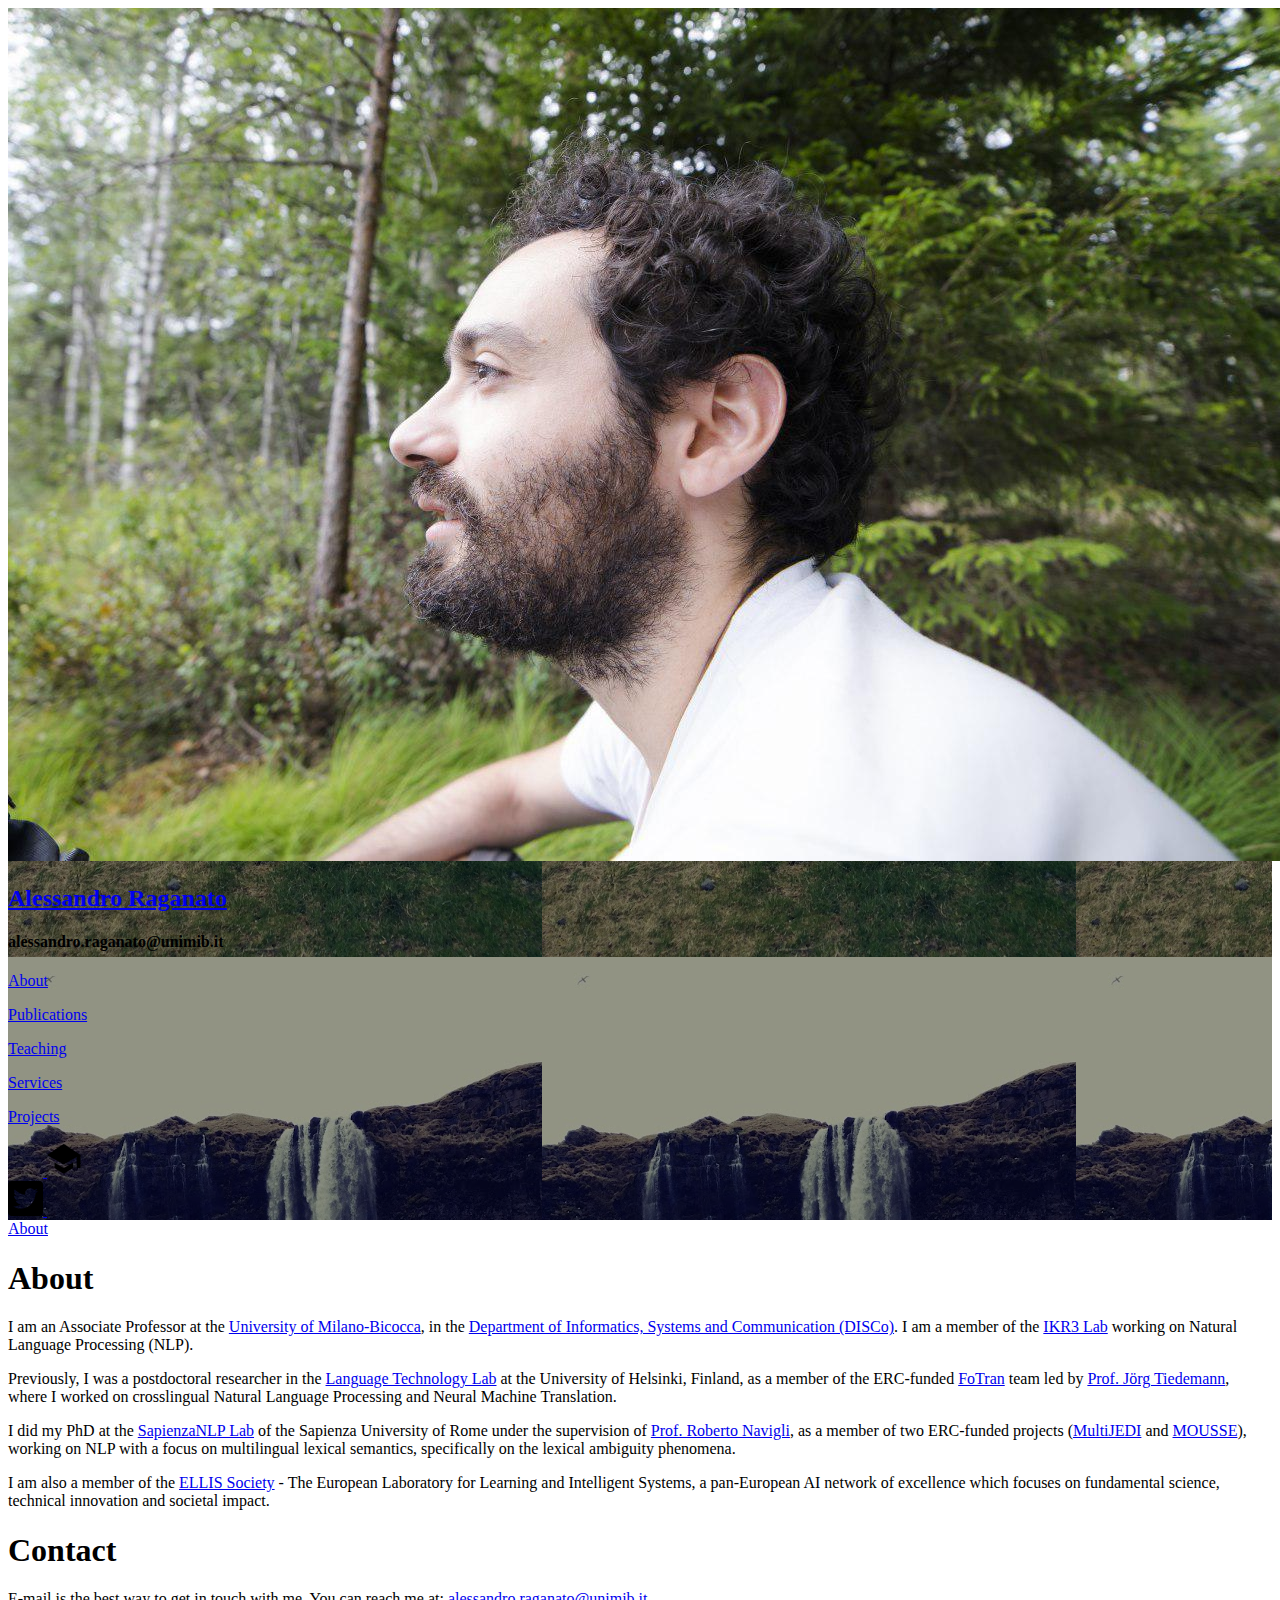
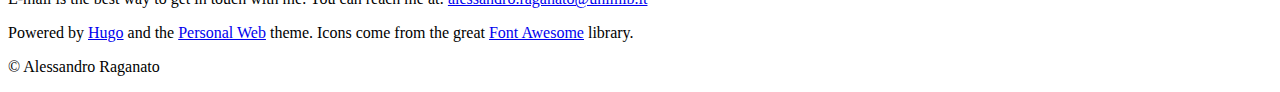
<file: index.html>
<!DOCTYPE html>
<html lang='en'><head>
  <title>About - Alessandro Raganato</title>
  <link rel='canonical' href='https://raganato.github.io/' />
  <meta charset='utf-8'>
  <meta name='viewport' content='width=device-width, initial-scale=1' />
  <meta name='description' content='' />
  <meta name='theme-color' content='#FD3519' />
  

  <meta name="generator" content="Hugo 0.152.2">

  





<link rel="stylesheet" href="https://raganato.github.io/sass/style.min.ac3b29eee9e254302a04aca44260f19f19da7d1d3a16e2dbb3e8a152ad617046.css" integrity="sha256-rDsp7uniVDAqBKykQmDxnxnafR06FuLbs&#43;ihUq1hcEY=" media="screen">
<link rel="stylesheet" href="https://raganato.github.io/syntax.min.css" integrity="" media="screen">

  <meta property="og:url" content="https://raganato.github.io/">
  <meta property="og:site_name" content="Alessandro Raganato">
  <meta property="og:title" content="About">
  <meta property="og:description" content="I am an Associate Professor at the University of Milano-Bicocca, in the Department of Informatics, Systems and Communication (DISCo). I am a member of the IKR3 Lab working on Natural Language Processing (NLP).
Previously, I was a postdoctoral researcher in the Language Technology Lab at the University of Helsinki, Finland, as a member of the ERC-funded FoTran team led by Prof. Jörg Tiedemann, where I worked on crosslingual Natural Language Processing and Neural Machine Translation.
I did my PhD at the SapienzaNLP Lab of the Sapienza University of Rome under the supervision of Prof. Roberto Navigli, as a member of two ERC-funded projects (MultiJEDI and MOUSSE), working on NLP with a focus on multilingual lexical semantics, specifically on the lexical ambiguity phenomena.">
  <meta property="og:locale" content="en_us">
  <meta property="og:type" content="website">

  
  <meta itemprop="name" content="About">
  <meta itemprop="description" content="I am an Associate Professor at the University of Milano-Bicocca, in the Department of Informatics, Systems and Communication (DISCo). I am a member of the IKR3 Lab working on Natural Language Processing (NLP).
Previously, I was a postdoctoral researcher in the Language Technology Lab at the University of Helsinki, Finland, as a member of the ERC-funded FoTran team led by Prof. Jörg Tiedemann, where I worked on crosslingual Natural Language Processing and Neural Machine Translation.
I did my PhD at the SapienzaNLP Lab of the Sapienza University of Rome under the supervision of Prof. Roberto Navigli, as a member of two ERC-funded projects (MultiJEDI and MOUSSE), working on NLP with a focus on multilingual lexical semantics, specifically on the lexical ambiguity phenomena.">
  <meta itemprop="wordCount" content="174">
</head>
<body>

  <header style="background-image:linear-gradient(
      rgba(0,0,0,0.4),rgba(0,0,0,0.4)
    ),url(&#39;https://raganato.github.io/images/sidebar.jpg&#39;)">

  <div class="intro">
    <div class="logo-container">
      <a href="/">
        <img src='https://raganato.github.io/images/raganato.jpg' alt="Profile Designs" class="rounded-logo">
      </a>
    </div>
    <a href="/"><h2>Alessandro Raganato</h2></a>
    <h4>alessandro.raganato@unimib.it</h4>
    <div class="menu">
      

        <p>
            <a href="/about/">
                About
            </a>
        </p>

        <p>
            <a href="/publications/">
                Publications
            </a>
        </p>

        <p>
            <a href="/teaching/">
                Teaching
            </a>
        </p>

        <p>
            <a href="/services/">
                Services
            </a>
        </p>

        <p>
            <a href="/projects/">
                Projects
            </a>
        </p>

      
    </div>

  </div>

  <div class="socials">
      
  
    <a href="https://scholar.google.com/citations?user=aek0emAAAAAJ&amp;hl=en" class="social-link" target="_blank" rel="noopener" ><div class="icon">
  <svg width="35px" height="35px" viewBox="0 0 115 115" xmlns="http://www.w3.org/2000/svg" aria-hidden="true" role="img">
  
  </svg>
  <svg width="35px" height="35px" viewBox="0 0 25 25" xmlns="http://www.w3.org/2000/svg" aria-hidden="true" role="img"><title>Google Scholar icon</title>
  
  <path d="M10.93 2.045c-.547.366-3.22 2.14-5.938 3.945C2.272 7.794.05 9.286.05 9.304c0 .019.136.11.305.2.167.096 2.85 1.583 5.965 3.31l5.656 3.143.144-.074c.082-.04 2.169-1.232 4.642-2.642l4.493-2.568.027 7.947h2.668V9.319l-3.46-2.32c-4.664-3.124-8.392-5.586-8.484-5.606-.045-.008-.527.287-1.076.652M5.355 16.633l.014 2.005 3.31 1.987 3.31 1.982 3.337-2 3.332-2.005V16.62c0-1.092-.013-1.983-.027-1.983s-1.318.782-2.9 1.741l-3.306 1.996-.431.256-1.32-.791a604.12 604.12 0 0 1-3.286-1.979l-2.005-1.21c-.024-.008-.032.883-.027 1.983" />
  
  </svg>
</div>
</a>
  

  
    <a href="https://twitter.com/Ale_Raganato" class="social-link" target="_blank" rel="noopener" ><div class="icon">
  <svg width="35px" height="35px" viewBox="0 0 115 115" xmlns="http://www.w3.org/2000/svg" aria-hidden="true" role="img">
  
  <path d="M102.679 0H12.32C5.52 0 0 5.519 0 12.321v90.358C0 109.48 5.519 115 12.321 115h90.358c6.802 0 12.321-5.519 12.321-12.321V12.32C115 5.52 109.481 0 102.679 0zM90.126 40.763c.051.72.051 1.464.051 2.182 0 22.256-16.942 47.9-47.9 47.9-9.548 0-18.404-2.772-25.848-7.547 1.36.154 2.67.205 4.055.205 7.881 0 15.12-2.67 20.895-7.187-7.392-.154-13.604-5.006-15.735-11.68 2.593.385 4.929.385 7.598-.308a16.837 16.837 0 0 1-13.476-16.531v-.205a16.824 16.824 0 0 0 7.598 2.13 16.8 16.8 0 0 1-7.496-14.016c0-3.131.822-6.006 2.285-8.496a47.803 47.803 0 0 0 34.705 17.61c-2.387-11.424 6.161-20.69 16.429-20.69 4.851 0 9.215 2.027 12.296 5.313a32.99 32.99 0 0 0 10.678-4.056 16.792 16.792 0 0 1-7.393 9.267c3.389-.36 6.674-1.31 9.703-2.618a35.437 35.437 0 0 1-8.445 8.727z"/>
  
  </svg>
  <svg width="35px" height="35px" viewBox="0 0 25 25" xmlns="http://www.w3.org/2000/svg" aria-hidden="true" role="img"><title>Google Scholar icon</title>
  
  </svg>
</div>
</a>
  

  </div>

</header>


  <div class="content-wrapper">
    
      <div class="breadcrumb">
  

<span  class="active">
  <a href="https://raganato.github.io/">About</a>
  
</span>

</div>

    
    <main id="content" class="">

<h1>About</h1>
<p>I am an Associate Professor at the <a href="https://en.unimib.it/alessandro-raganato">University of Milano-Bicocca</a>, in the <a href="https://www.disco.unimib.it/it">Department of Informatics, Systems and Communication (DISCo)</a>. I am a member of the <a href="https://ikr3.disco.unimib.it/">IKR3 Lab</a> working on Natural Language Processing (NLP).</p>
<p>Previously, I was a postdoctoral researcher in the <a href="https://blogs.helsinki.fi/language-technology/">Language Technology Lab</a> at the University of Helsinki, Finland, as a member of the ERC-funded <a href="https://www.helsinki.fi/en/researchgroups/natural-language-understanding-with-cross-lingual-grounding">FoTran</a> team led by <a href="https://blogs.helsinki.fi/tiedeman/">Prof. Jörg Tiedemann</a>, where I worked on crosslingual Natural Language Processing and Neural Machine Translation.</p>
<p>I did my PhD at the <a href="http://nlp.uniroma1.it/">SapienzaNLP Lab</a> of the Sapienza University of Rome under the supervision of <a href="https://www.diag.uniroma1.it/navigli/">Prof. Roberto Navigli</a>, as a member of two ERC-funded projects (<a href="http://multijedi.org/">MultiJEDI</a> and <a href="http://mousse-project.org/">MOUSSE</a>), working on NLP with a focus on multilingual lexical semantics, specifically on the lexical ambiguity phenomena.</p>
<p>I am also a member of the <a href="https://ellis.eu/">ELLIS Society</a> - The European Laboratory for Learning and Intelligent Systems, a pan-European AI network of excellence which focuses on fundamental science, technical innovation and societal impact.</p>
<h1 id="contact">Contact</h1>
<p>E-mail is the best way to get in touch with me. You can reach me at: <a href="mailto:alessandro.raganato@unimib.it">alessandro.raganato@unimib.it</a></p>



    </main>
  </div>
  <footer>
    <div class="footer-wrapper">
      <p>Powered by <a href="https://gohugo.io/" target="_blank" rel="external">Hugo</a> and the <a href="https://github.com/bjacquemet/personal-web" target='_blank' rel="external">Personal Web</a> theme. Icons come from the great <a href="https://fontawesome.com/license" target="_blank" rel="external">Font Awesome</a> library.</p>
      <p>© Alessandro Raganato</p>
    </div>
  </footer>
  <link href="https://fonts.googleapis.com/css?family=Montserrat:500,600|Raleway:400,400i,600" rel="stylesheet">
  
</body>
</html>
</file>
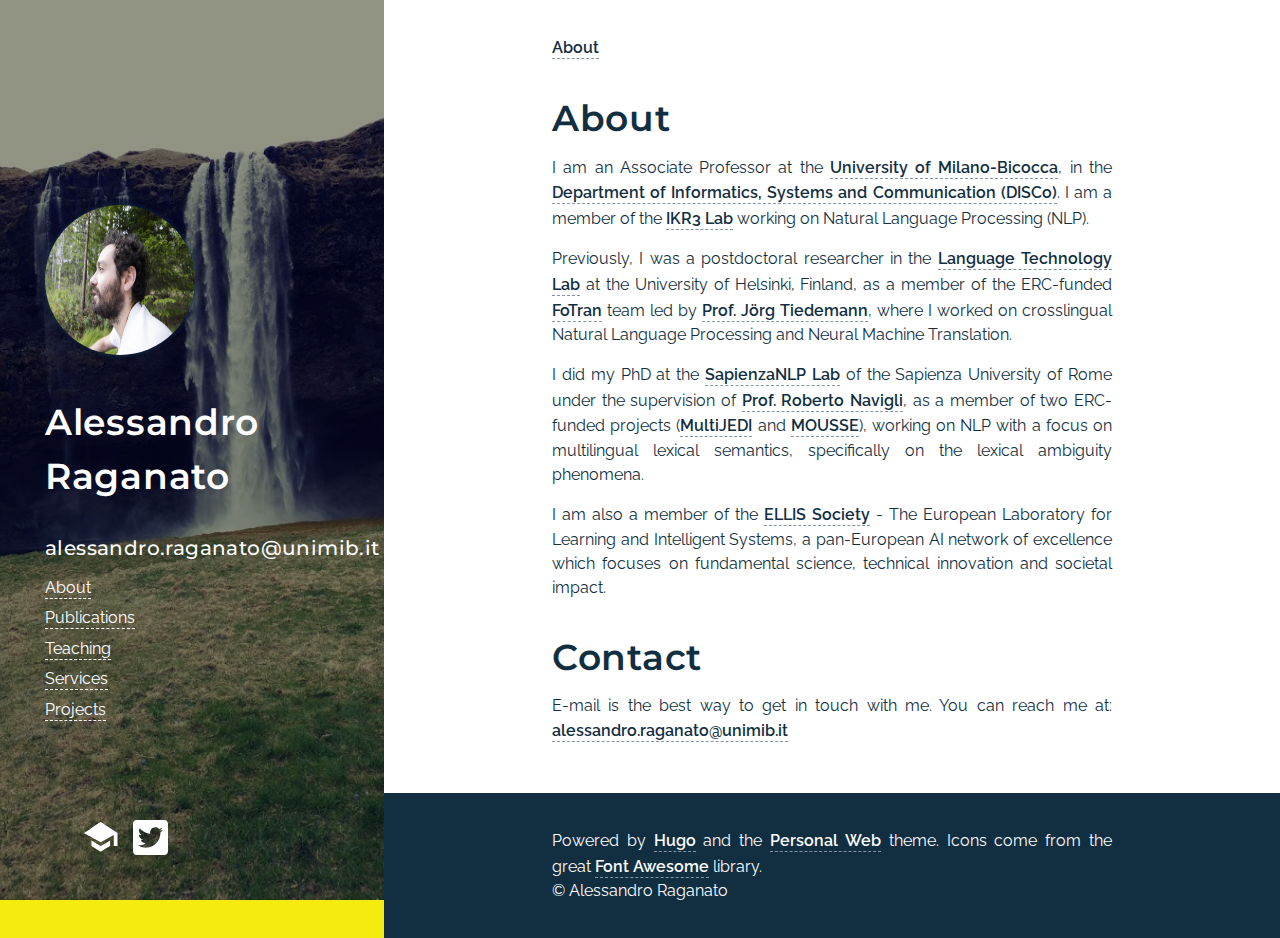
<file: about/index.html>
<!DOCTYPE html>
<html lang="en-us">
  <head>
    <title>https://raganato.github.io/</title>
    <link rel="canonical" href="https://raganato.github.io/">
    <meta charset="utf-8">
    <meta http-equiv="refresh" content="0; url=https://raganato.github.io/">
  </head>
</html>
</file>
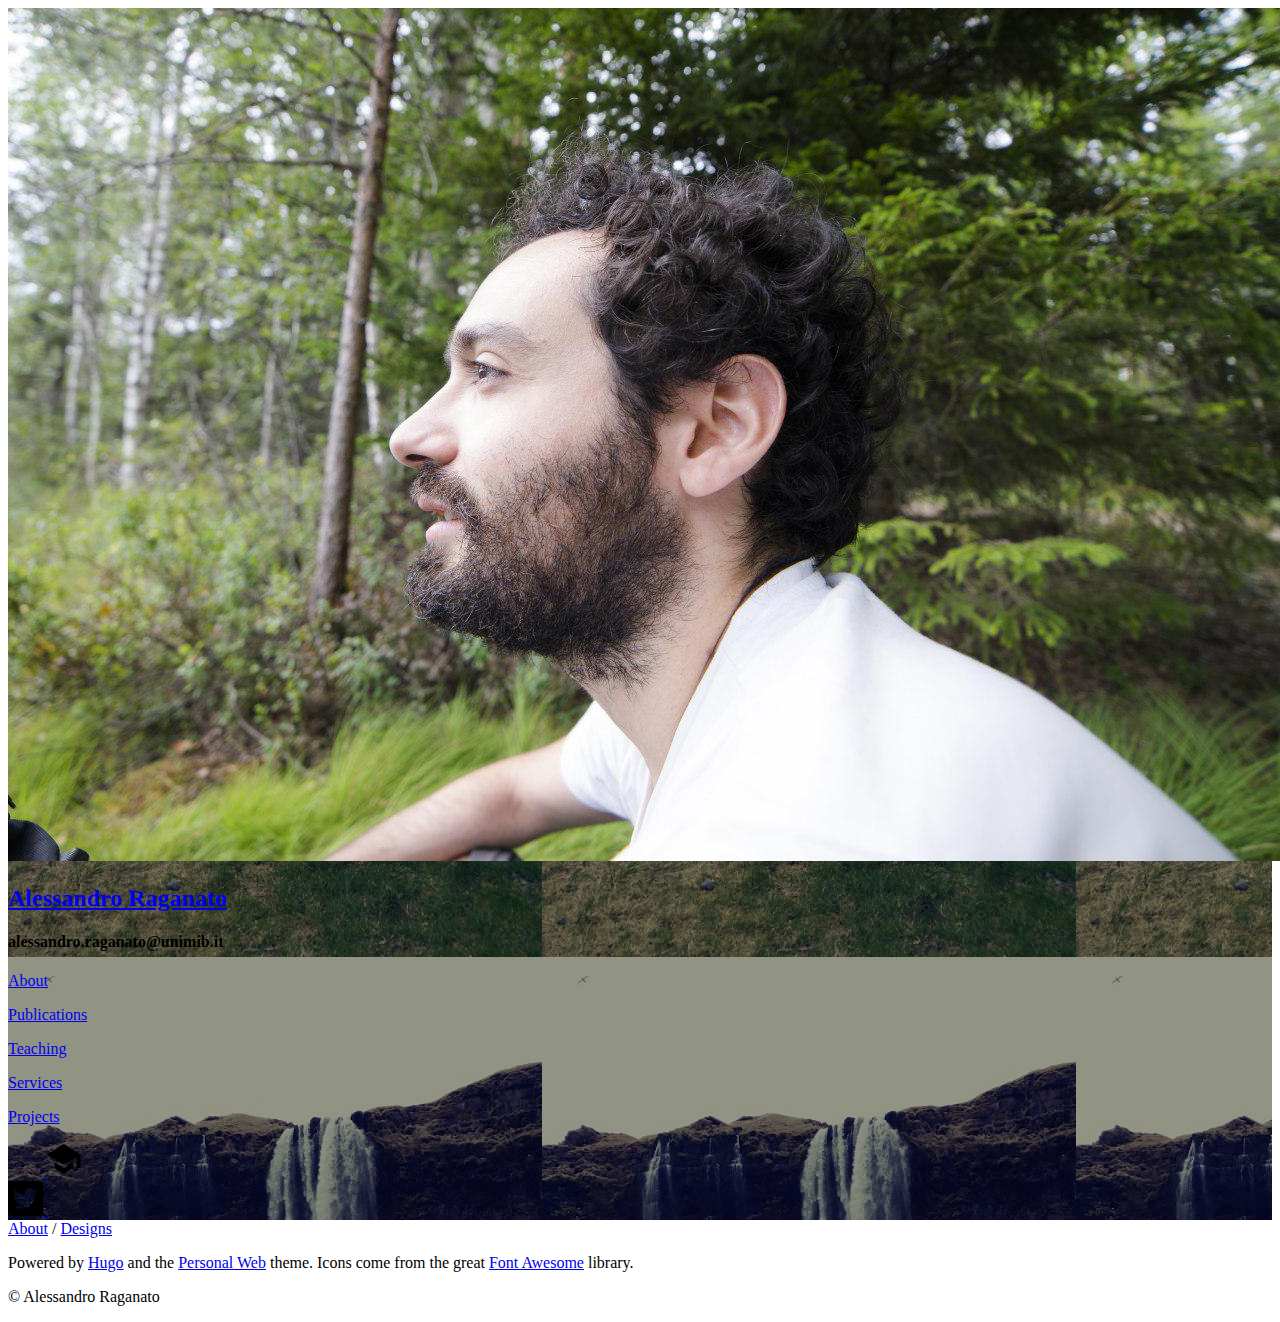
<file: designs/index.html>
<!DOCTYPE html>
<html lang='en'><head>
  <title> - Alessandro Raganato</title>
  <link rel='canonical' href='https://raganato.github.io/designs/' />
  <meta charset='utf-8'>
  <meta name='viewport' content='width=device-width, initial-scale=1' />
  <meta name='description' content='' />
  <meta name='theme-color' content='#FD3519' />
  

  <meta name="generator" content="Hugo 0.152.2">

  





<link rel="stylesheet" href="https://raganato.github.io/sass/style.min.ac3b29eee9e254302a04aca44260f19f19da7d1d3a16e2dbb3e8a152ad617046.css" integrity="sha256-rDsp7uniVDAqBKykQmDxnxnafR06FuLbs&#43;ihUq1hcEY=" media="screen">
<link rel="stylesheet" href="https://raganato.github.io/syntax.min.css" integrity="" media="screen">

  <meta property="og:url" content="https://raganato.github.io/designs/">
  <meta property="og:site_name" content="Alessandro Raganato">
  <meta property="og:title" content="Designs">
  <meta property="og:locale" content="en_us">
  <meta property="og:type" content="website">

  
  <meta itemprop="name" content="Designs">
</head>
<body>

  <header style="background-image:linear-gradient(
      rgba(0,0,0,0.4),rgba(0,0,0,0.4)
    ),url(&#39;https://raganato.github.io/images/sidebar.jpg&#39;)">

  <div class="intro">
    <div class="logo-container">
      <a href="/">
        <img src='https://raganato.github.io/images/raganato.jpg' alt="Profile Designs" class="rounded-logo">
      </a>
    </div>
    <a href="/"><h2>Alessandro Raganato</h2></a>
    <h4>alessandro.raganato@unimib.it</h4>
    <div class="menu">
      

        <p>
            <a href="/about/">
                About
            </a>
        </p>

        <p>
            <a href="/publications/">
                Publications
            </a>
        </p>

        <p>
            <a href="/teaching/">
                Teaching
            </a>
        </p>

        <p>
            <a href="/services/">
                Services
            </a>
        </p>

        <p>
            <a href="/projects/">
                Projects
            </a>
        </p>

      
    </div>

  </div>

  <div class="socials">
      
  
    <a href="https://scholar.google.com/citations?user=aek0emAAAAAJ&amp;hl=en" class="social-link" target="_blank" rel="noopener" ><div class="icon">
  <svg width="35px" height="35px" viewBox="0 0 115 115" xmlns="http://www.w3.org/2000/svg" aria-hidden="true" role="img">
  
  </svg>
  <svg width="35px" height="35px" viewBox="0 0 25 25" xmlns="http://www.w3.org/2000/svg" aria-hidden="true" role="img"><title>Google Scholar icon</title>
  
  <path d="M10.93 2.045c-.547.366-3.22 2.14-5.938 3.945C2.272 7.794.05 9.286.05 9.304c0 .019.136.11.305.2.167.096 2.85 1.583 5.965 3.31l5.656 3.143.144-.074c.082-.04 2.169-1.232 4.642-2.642l4.493-2.568.027 7.947h2.668V9.319l-3.46-2.32c-4.664-3.124-8.392-5.586-8.484-5.606-.045-.008-.527.287-1.076.652M5.355 16.633l.014 2.005 3.31 1.987 3.31 1.982 3.337-2 3.332-2.005V16.62c0-1.092-.013-1.983-.027-1.983s-1.318.782-2.9 1.741l-3.306 1.996-.431.256-1.32-.791a604.12 604.12 0 0 1-3.286-1.979l-2.005-1.21c-.024-.008-.032.883-.027 1.983" />
  
  </svg>
</div>
</a>
  

  
    <a href="https://twitter.com/Ale_Raganato" class="social-link" target="_blank" rel="noopener" ><div class="icon">
  <svg width="35px" height="35px" viewBox="0 0 115 115" xmlns="http://www.w3.org/2000/svg" aria-hidden="true" role="img">
  
  <path d="M102.679 0H12.32C5.52 0 0 5.519 0 12.321v90.358C0 109.48 5.519 115 12.321 115h90.358c6.802 0 12.321-5.519 12.321-12.321V12.32C115 5.52 109.481 0 102.679 0zM90.126 40.763c.051.72.051 1.464.051 2.182 0 22.256-16.942 47.9-47.9 47.9-9.548 0-18.404-2.772-25.848-7.547 1.36.154 2.67.205 4.055.205 7.881 0 15.12-2.67 20.895-7.187-7.392-.154-13.604-5.006-15.735-11.68 2.593.385 4.929.385 7.598-.308a16.837 16.837 0 0 1-13.476-16.531v-.205a16.824 16.824 0 0 0 7.598 2.13 16.8 16.8 0 0 1-7.496-14.016c0-3.131.822-6.006 2.285-8.496a47.803 47.803 0 0 0 34.705 17.61c-2.387-11.424 6.161-20.69 16.429-20.69 4.851 0 9.215 2.027 12.296 5.313a32.99 32.99 0 0 0 10.678-4.056 16.792 16.792 0 0 1-7.393 9.267c3.389-.36 6.674-1.31 9.703-2.618a35.437 35.437 0 0 1-8.445 8.727z"/>
  
  </svg>
  <svg width="35px" height="35px" viewBox="0 0 25 25" xmlns="http://www.w3.org/2000/svg" aria-hidden="true" role="img"><title>Google Scholar icon</title>
  
  </svg>
</div>
</a>
  

  </div>

</header>


  <div class="content-wrapper">
    
      <div class="breadcrumb">
  



<span >
  <a href="https://raganato.github.io/">About</a>
   / 
</span>


<span  class="active">
  <a href="https://raganato.github.io/designs/">Designs</a>
  
</span>

</div>

    
    <main id="content" class="designs">

  
  <ul id="all-tags">
    
</ul>

    </main>
  </div>
  <footer>
    <div class="footer-wrapper">
      <p>Powered by <a href="https://gohugo.io/" target="_blank" rel="external">Hugo</a> and the <a href="https://github.com/bjacquemet/personal-web" target='_blank' rel="external">Personal Web</a> theme. Icons come from the great <a href="https://fontawesome.com/license" target="_blank" rel="external">Font Awesome</a> library.</p>
      <p>© Alessandro Raganato</p>
    </div>
  </footer>
  <link href="https://fonts.googleapis.com/css?family=Montserrat:500,600|Raleway:400,400i,600" rel="stylesheet">
  
</body>
</html>
</file>
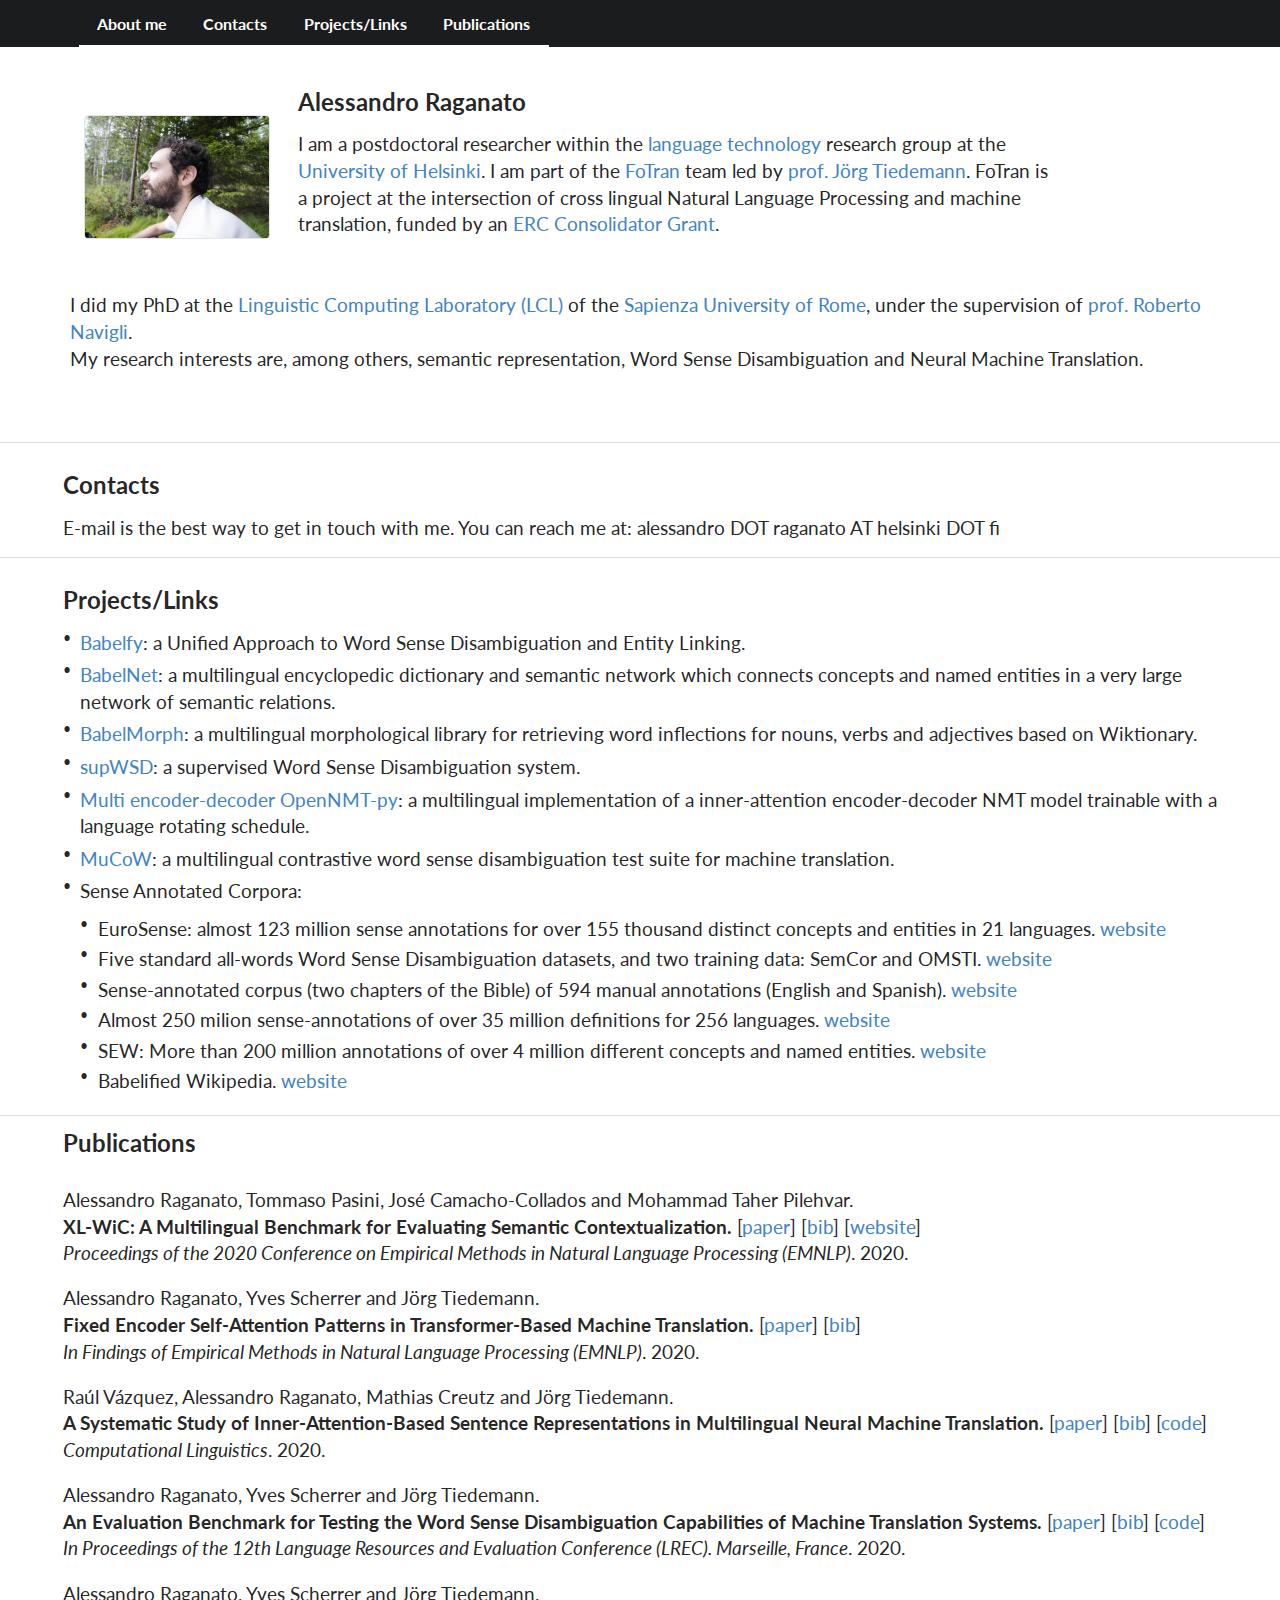
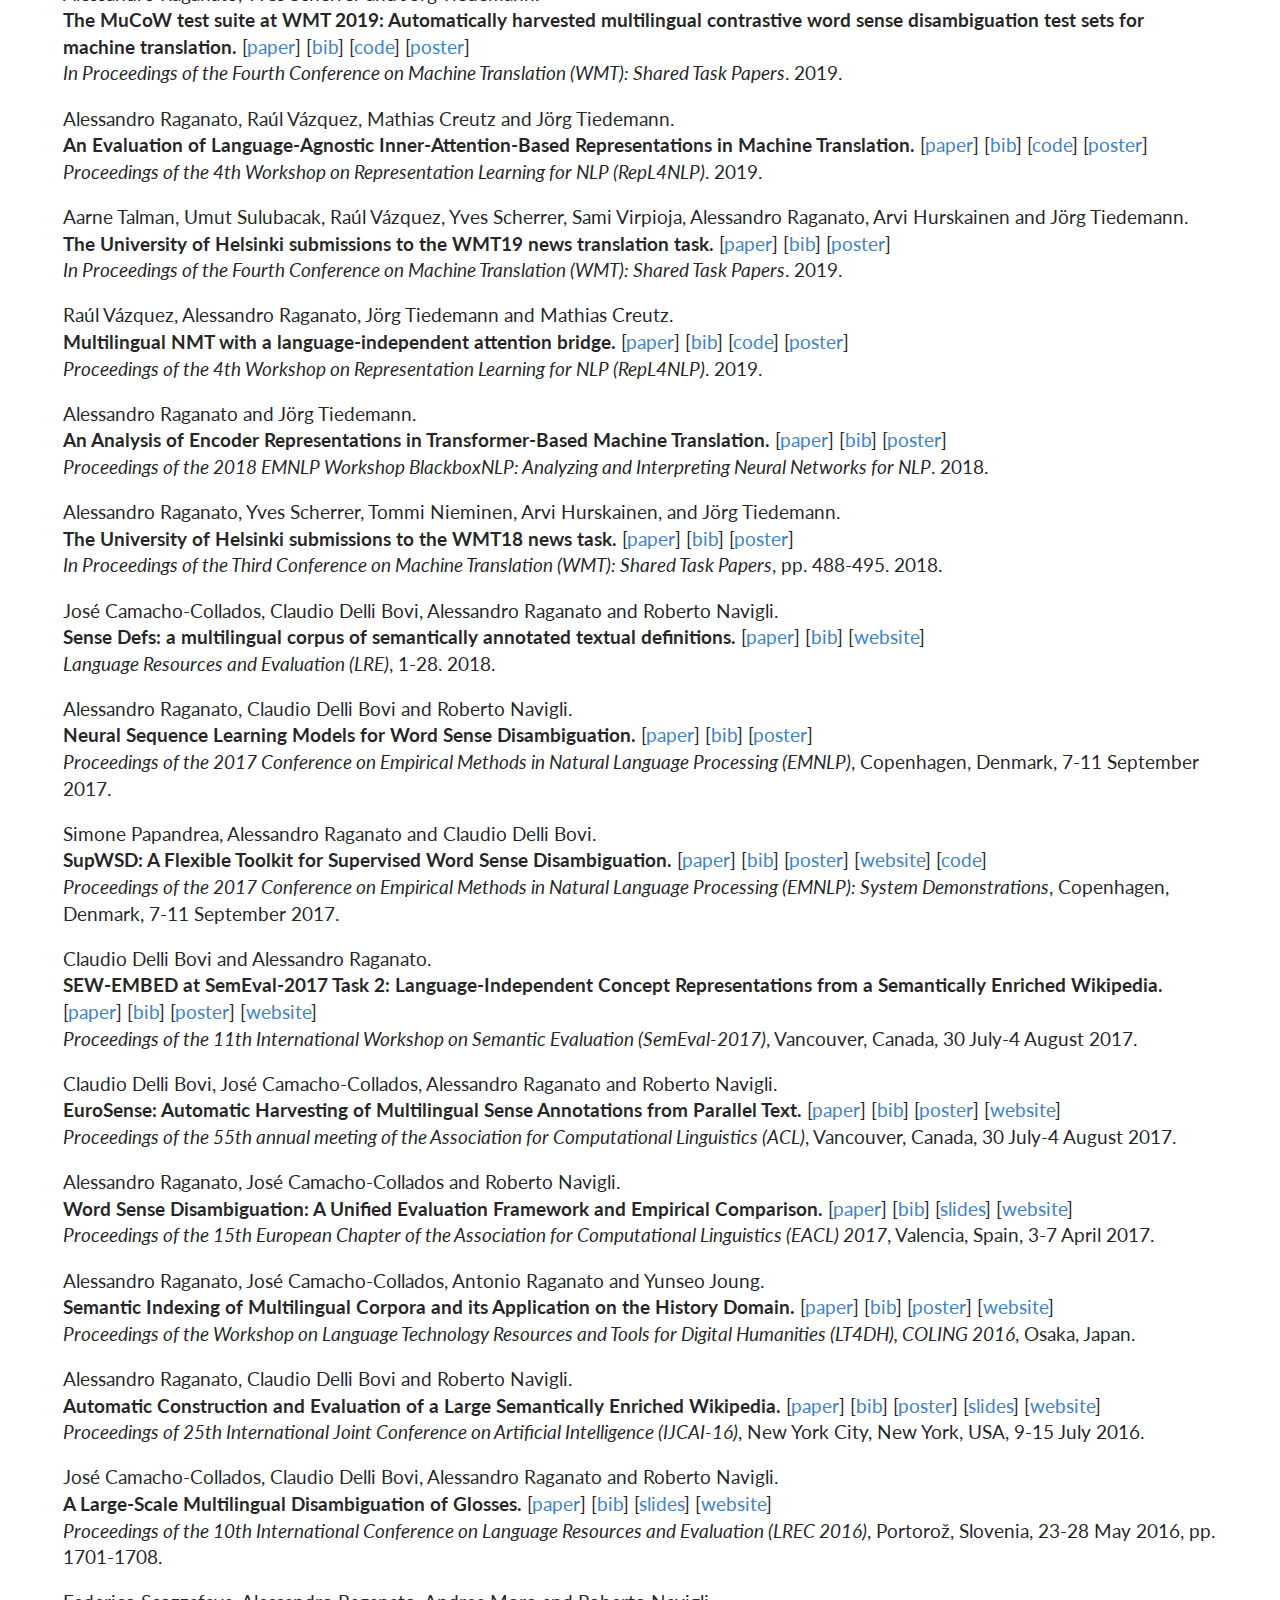
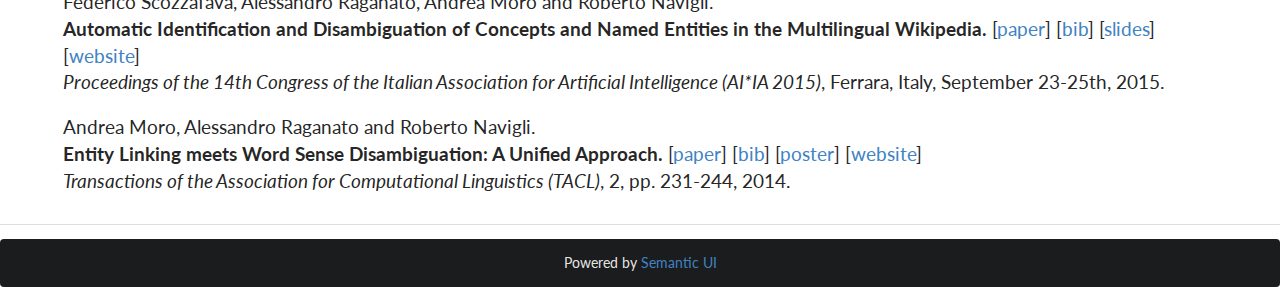
<file: oldWebsite/index.html>
<!DOCTYPE html>

<html><head><meta http-equiv="Content-Type" content="text/html; charset=UTF-8">
  <!-- Standard Meta -->
  
  <meta http-equiv="X-UA-Compatible" content="IE=edge,chrome=1">
  <meta name="viewport" content="width=device-width, initial-scale=1.0, maximum-scale=1.0">

  <!-- Site Properties -->
  <title>Alessandro Raganato</title>
  <link rel="stylesheet" type="text/css" href="./css/reset.css">
  <link rel="stylesheet" type="text/css" href="./css/site.css">

  <link rel="stylesheet" type="text/css" href="./css/container.css">
  <link rel="stylesheet" type="text/css" href="./css/grid.css">
  <link rel="stylesheet" type="text/css" href="./css/header.css">
  <link rel="stylesheet" type="text/css" href="./css/image.css">
  <link rel="stylesheet" type="text/css" href="./css/menu.css">

  <link rel="stylesheet" type="text/css" href="./css/divider.css">
  <link rel="stylesheet" type="text/css" href="./css/dropdown.css">
  <link rel="stylesheet" type="text/css" href="./css/segment.css">
  <link rel="stylesheet" type="text/css" href="./css/button.css">
  <link rel="stylesheet" type="text/css" href="./css/list.css">
  <link rel="stylesheet" type="text/css" href="./css/icon.css">
  <link rel="stylesheet" type="text/css" href="./css/sidebar.css">
  <link rel="stylesheet" type="text/css" href="./css/transition.css">
  <link rel="stylesheet" type="text/css" href="./css/styles.css">


  <script src="./js/jquery.min.js"></script>
  <script src="./js/visibility.js"></script>
  <script src="./js/sidebar.js"></script>
  <script src="./js/transition.js"></script>
<!--
  <script>
  (function(i,s,o,g,r,a,m){i['GoogleAnalyticsObject']=r;i[r]=i[r]||function(){
  (i[r].q=i[r].q||[]).push(arguments)},i[r].l=1*new Date();a=s.createElement(o),
  m=s.getElementsByTagName(o)[0];a.async=1;a.src=g;m.parentNode.insertBefore(a,m)
  })(window,document,'script','//www.google-analytics.com/analytics.js','ga');

  ga('create', 'UA-64789433-1', 'auto');
  ga('send', 'pageview');
  </script>
-->
  <script type="text/javascript">
   $(function() {
    $('#show-sidebar').click(function() {
      $('.menu.sidebar').sidebar('toggle');
    });

    $('#hide-sidebar').click(function() {
      $('#show-sidebar').show();
      $('.menu.sidebar').sidebar('toggle');
    });
  });

  </script>
</head>
<body>

 <div class="ui left inverted vertical menu sidebar" id="menusidebar">
      <div class="item">
        <button id="hide-sidebar" class="ui black big right attached fixed button">
          <i class="sidebar icon"></i><b>Menu</b>
        </button>
      </div>
    <a class="item" href="#about_me">About me</a>
    <a class="item" href="#contacts">Contacts</a>
    <a class="item" href="#projects_links">Projects/Links</a>
    <a class="item" href="#publications">Publications</a>
 </div>


<!-- Page Contents -->
<div class="pusher">

     <div id="show-sidebar">
        <i class="sidebar icon" class="button toggler"></i>
       <b>Menu</b>
      </div>

  <div class="ui fixed inverted menu center aligned segment" style="padding: 0px;">

    <div class="ui container">
      <div class="ui large secondary inverted pointing menu">
    <a class="active item" href="#about_me">About me</a>
    <a class="active item" href="#contacts">Contacts</a>
    <a class="active item" href="#projects_links">Projects/Links</a>
    <a class="active item" href="#publications">Publications</a>
      </div>
    </div>

  </div>

<div class="ui vertical stripe segment" style="padding: 70px;">
    <div class="ui middle aligned stackable grid container">
      <div class="row">
        <div class="three wide left column">
          <img src="./images/raganato.jpg" class="ui bordered rounded image">
        </div>
        <div class="eleven wide column">
 <h2 class="ui header" id="about_me">Alessandro Raganato</h2>
<p>
I am a postdoctoral researcher within the <a target="_blank" href="https://blogs.helsinki.fi/language-technology/" title="">language technology</a> research group at the <a target="_blank" href="https://www.helsinki.fi/en" title="">University of Helsinki</a>.  I am part of the <a target="_blank" href="https://blogs.helsinki.fi/language-technology/fotran/" title="">FoTran</a> team led by <a target="_blank" href="https://blogs.helsinki.fi/tiedeman/" title="">prof. Jörg Tiedemann</a>. FoTran is a project at the intersection of cross lingual Natural Language Processing and machine translation, funded by an <a target="_blank" href="https://erc.europa.eu/news/erc-2017-consolidator-grants-results" title="">ERC Consolidator Grant</a>. 
<br>
<br>
</p>
        </div>
	</div>
 <div class="row" >
<p>
I did my PhD at the <a target="_blank" href="http://lcl.uniroma1.it/" title="">Linguistic Computing Laboratory (LCL)</a> of the <a target="_blank" href="https://www.uniroma1.it/en" title="">Sapienza University of Rome</a>, under the supervision of <a target="_blank" href="http://wwwusers.di.uniroma1.it/~navigli/" title="">prof. Roberto Navigli</a>. 
<br>
My research interests are, among others, semantic representation, Word Sense Disambiguation and Neural Machine Translation. 
</p>
</div>
      </div>
    </div>

    <div class="ui vertical stripe segment" style="padding: 30px;">
     <div class="ui middle aligned stackable grid container">
      <div class="row">
      <h2 class="ui header" id="contacts">Contacts</h2>
       </div>
       <div class="row" style="padding: 0px;">
<p> E-mail is the best way to get in touch with me. 
 You can reach me at: alessandro DOT raganato AT helsinki DOT fi 
<br>
</p>
  </div>
    </div>
  </div>


<div class="ui vertical stripe segment" style="padding: 30px;">
     <div class="ui middle aligned stackable grid container">
   <div class="row">
      <h2 class="ui header" id="projects_links">Projects/Links</h2>
        </div>
   <div class="row" style="padding: 0px;">
<div class="ui bulleted list">
  <div class="item"><p><a target="_blank" href="http://babelfy.org/" title="">Babelfy</a>: a Unified Approach to Word Sense Disambiguation and Entity Linking.</p></div>
  <div class="item"><p><a target="_blank" href="http://www.babelnet.org/" title="">BabelNet</a>: a multilingual encyclopedic dictionary and semantic network which connects concepts and named entities in a very large network of semantic relations.</p></div>
<div class="item"><p><a target="_blank" href="https://github.com/raganato/BabelMorph" title="">BabelMorph</a>: a multilingual morphological library for retrieving word inflections for nouns, verbs and adjectives based on Wiktionary.</p></div>
<div class="item"><p><a target="_blank" href="https://github.com/SIMON3P/supWSD" title="">supWSD</a>: a supervised Word Sense Disambiguation system.</p></div>
<div class="item"><p><a href="https://github.com/Helsinki-NLP/OpenNMT-py/tree/att-brg" target="_blank">Multi encoder-decoder OpenNMT-py</a>: a multilingual implementation of a inner-attention encoder-decoder NMT model trainable with a language rotating schedule.</p></div>
<div class="item"><p><a href="https://github.com/Helsinki-NLP/MuCoW" target="_blank">MuCoW</a>: a multilingual contrastive word sense disambiguation test suite for machine translation.</p></div>
<div class="item">
<div><p>Sense Annotated Corpora:</p></div>
<div class="list">
 <div class="item"><p>EuroSense: almost 123 million sense annotations for over 155 thousand distinct concepts and entities in 21 languages. <a href="http://lcl.uniroma1.it/eurosense/" target="_blank">website</a></p></div>
 <div class="item"><p>Five standard all-words Word Sense Disambiguation datasets, and two training data: SemCor and OMSTI. <a href="http://lcl.uniroma1.it/wsdeval/" target="_blank">website</a></p></div>
 <div class="item"><p>Sense-annotated corpus (two chapters of the Bible) of 594 manual annotations (English and Spanish). <a href="./lt4dh/index.html" target="_blank">website</a></p></div>
 <div class="item"><p>Almost 250 milion sense-annotations of over 35 million definitions for 256 languages. <a href="http://lcl.uniroma1.it/disambiguated-glosses/" target="_blank">website</a></p></div>
 <div class="item"><p>SEW: More than 200 million annotations of over 4 million different concepts and named entities. <a href="http://lcl.uniroma1.it/sew/" target="_blank">website</a></p></div>
 <div class="item"><p>Babelified Wikipedia. <a href="http://lcl.uniroma1.it/babelfied-wikipedia/" target="_blank">website</a></p></div>
</div>

</div>
</div>

 </div>
 </div>
  </div>


  <div class="ui vertical stripe segment" style="padding: 30px;">
     <div class="ui middle aligned stackable grid container">
      <h2 class="ui header" id="publications">Publications</h2>
	 <div class="row">

<p>Alessandro Raganato, Tommaso Pasini, Jos&eacute; Camacho-Collados and Mohammad Taher Pilehvar.<br />
<b>XL-WiC: A Multilingual Benchmark for Evaluating Semantic Contextualization.</b> [<a href="https://arxiv.org/abs/2010.06478" target="_blank">paper</a>] [<a href="" target="_blank">bib</a>]  [<a href="" target="_blank">website</a>]<br />
<i>Proceedings of the 2020 Conference on Empirical Methods in Natural Language Processing (EMNLP)</i>. 2020.<br />
</p>

<p>Alessandro Raganato, Yves Scherrer and J&ouml;rg Tiedemann.<br />
<b>Fixed Encoder Self-Attention Patterns in Transformer-Based Machine Translation.</b> [<a href="https://arxiv.org/abs/2002.10260" target="_blank">paper</a>] [<a href="" target="_blank">bib</a>]<br />
<i>In Findings of Empirical Methods in Natural Language Processing (EMNLP)</i>. 2020.<br />
</p>
		 
<p>Ra&uacute;l V&aacute;zquez, Alessandro Raganato, Mathias Creutz and J&ouml;rg Tiedemann.<br />
<b>A Systematic Study of Inner-Attention-Based Sentence Representations in Multilingual Neural Machine Translation.</b> [<a href="https://www.mitpressjournals.org/doi/pdf/10.1162/COLI_a_00377" target="_blank">paper</a>] [<a href="" target="_blank">bib</a>]  [<a href="https://github.com/Helsinki-NLP/OpenNMT-py/tree/att-brg" target="_blank">code</a>] <br />
<i>Computational Linguistics</i>. 2020.<br />
</p>

<p>Alessandro Raganato, Yves Scherrer and J&ouml;rg Tiedemann.<br />
<b>An Evaluation Benchmark for Testing the Word Sense Disambiguation Capabilities of Machine Translation Systems.</b> [<a href="https://www.aclweb.org/anthology/2020.lrec-1.452.pdf" target="_blank">paper</a>] [<a href="https://www.aclweb.org/anthology/2020.lrec-1.452.bib" target="_blank">bib</a>]  [<a href="https://github.com/Helsinki-NLP/MuCoW" target="_blank">code</a>]<br />
<i>In Proceedings of the 12th Language Resources and Evaluation Conference (LREC). Marseille, France</i>. 2020.<br />
</p>

<p>Alessandro Raganato, Yves Scherrer and J&ouml;rg Tiedemann.<br />
<b>The MuCoW test suite at WMT 2019: Automatically harvested multilingual contrastive word sense disambiguation test sets for machine translation.</b> [<a href="https://www.aclweb.org/anthology/W19-5354.pdf" target="_blank">paper</a>] [<a href="https://www.aclweb.org/anthology/W19-5354.bib" target="_blank">bib</a>]  [<a href="https://github.com/Helsinki-NLP/MuCoW" target="_blank">code</a>] [<a href="./presentations/WMT19-MuCoW_poster.pdf" target="_blank">poster</a>]<br />
<i>In Proceedings of the Fourth Conference on Machine Translation (WMT): Shared Task Papers</i>. 2019.<br />
</p>

<p>Alessandro Raganato, Ra&uacute;l V&aacute;zquez, Mathias Creutz and J&ouml;rg Tiedemann.<br />
<b>An Evaluation of Language-Agnostic Inner-Attention-Based Representations in Machine Translation.</b> [<a href="https://www.aclweb.org/anthology/W19-4304.pdf" target="_blank">paper</a>] [<a href="https://www.aclweb.org/anthology/W19-4304.bib" target="_blank">bib</a>]  [<a href="https://github.com/Helsinki-NLP/OpenNMT-py/tree/att-brg" target="_blank">code</a>] [<a href="./presentations/LangAgnosticInner-AttRepresentationsEval_repl4nlp19poster.pdf" target="_blank">poster</a>]<br />
<i>Proceedings of the 4th Workshop on Representation Learning for NLP (RepL4NLP)</i>. 2019.<br />
</p>

<p>Aarne Talman, Umut Sulubacak, Ra&uacute;l V&aacute;zquez, Yves Scherrer, Sami Virpioja, Alessandro Raganato, Arvi Hurskainen and J&ouml;rg Tiedemann.<br />
<b>The University of Helsinki submissions to the WMT19 news translation task.</b> [<a href="https://www.aclweb.org/anthology/W19-5347.pdf" target="_blank">paper</a>] [<a href="https://www.aclweb.org/anthology/W19-5347.bib" target="_blank">bib</a>] [<a href="./presentations/WMT19_poster.pdf" target="_blank">poster</a>]<br />
<i>In Proceedings of the Fourth Conference on Machine Translation (WMT): Shared Task Papers</i>. 2019.<br />
</p>

<p>Ra&uacute;l V&aacute;zquez, Alessandro Raganato, J&ouml;rg Tiedemann and Mathias Creutz.<br />
<b>Multilingual NMT with a language-independent attention bridge.</b> [<a href="https://www.aclweb.org/anthology/W19-4305.pdf" target="_blank">paper</a>] [<a href="https://www.aclweb.org/anthology/W19-4305.bib" target="_blank">bib</a>]  [<a href="https://github.com/Helsinki-NLP/OpenNMT-py/tree/att-brg" target="_blank">code</a>] [<a href="./presentations/MultilingualMTAttentionBridge_repl4nlp19poster.pdf" target="_blank">poster</a>]<br />
<i>Proceedings of the 4th Workshop on Representation Learning for NLP (RepL4NLP)</i>. 2019.<br />
</p>

<p>Alessandro Raganato and J&ouml;rg Tiedemann.<br />
<b>An Analysis of Encoder Representations in Transformer-Based Machine Translation.</b> [<a href="http://aclweb.org/anthology/W18-5431.pdf" target="_blank">paper</a>] [<a href="https://www.aclweb.org/anthology/W18-5431.bib" target="_blank">bib</a>] [<a href="./presentations/BlackBox2018_poster.pdf" target="_blank">poster</a>] <br />
<i>Proceedings of the 2018 EMNLP Workshop BlackboxNLP: Analyzing and Interpreting Neural Networks for NLP</i>. 2018.<br />
</p>

<p>Alessandro Raganato, Yves Scherrer, Tommi Nieminen, Arvi Hurskainen, and J&ouml;rg Tiedemann.<br />
<b>The University of Helsinki submissions to the WMT18 news task.</b> [<a href="http://aclweb.org/anthology/W18-6425.pdf" target="_blank">paper</a>] [<a href="https://www.aclweb.org/anthology/W18-6425.bib" target="_blank">bib</a>] [<a href="./presentations/WMT18_poster.pdf" target="_blank">poster</a>] <br />
<i>In Proceedings of the Third Conference on Machine Translation (WMT): Shared Task Papers</i>, pp. 488-495. 2018.<br />
</p>

<p>Jos&eacute; Camacho-Collados, Claudio Delli Bovi, Alessandro Raganato and Roberto Navigli.<br />
<b>Sense Defs: a multilingual corpus of semantically annotated textual definitions.</b> [<a href="https://link.springer.com/content/pdf/10.1007%2Fs10579-018-9421-3.pdf" target="_blank">paper</a>] [<a href="./bib/LRE2018.bib" target="_blank">bib</a>]  [<a href="http://lcl.uniroma1.it/sensedefs/" target="_blank">website</a>]<br />
<i>Language Resources and Evaluation (LRE)</i>, 1-28. 2018.<br />
</p>

<p>Alessandro Raganato, Claudio Delli Bovi and Roberto Navigli.<br />
<b>Neural Sequence Learning Models for Word Sense Disambiguation.</b> [<a href="http://aclweb.org/anthology/D17-1120.pdf" target="_blank">paper</a>] [<a href="https://www.aclweb.org/anthology/D17-1120.bib" target="_blank">bib</a>] [<a href="./presentations/Seq2Sense_Poster.pdf" target="_blank">poster</a>]<br />
<i>Proceedings of the 2017 Conference on Empirical Methods in Natural Language Processing (EMNLP)</i>, Copenhagen, Denmark, 7-11 September 2017.<br />
</p>

<p>Simone Papandrea, Alessandro Raganato and Claudio Delli Bovi.<br />
<b>SupWSD: A Flexible Toolkit for Supervised Word Sense Disambiguation.</b> [<a href="http://aclweb.org/anthology/D17-2018.pdf" target="_blank">paper</a>] [<a href="https://www.aclweb.org/anthology/D17-2018.bib" target="_blank">bib</a>] [<a href="./presentations/SupWSD_Poster.pdf" target="_blank">poster</a>] [<a href="https://supwsd.net/supwsd/" target="_blank">website</a>] [<a href="https://github.com/SI3P/supWSD" target="_blank">code</a>]<br />
<i>Proceedings of the 2017 Conference on Empirical Methods in Natural Language Processing (EMNLP): System Demonstrations</i>, Copenhagen, Denmark, 7-11 September 2017.<br />
</p>

<p>Claudio Delli Bovi and Alessandro Raganato.<br />
<b>SEW-EMBED at SemEval-2017 Task 2: Language-Independent Concept Representations from a Semantically Enriched Wikipedia.</b> [<a href="http://aclweb.org/anthology/S17-2041.pdf" target="_blank">paper</a>] [<a href="https://www.aclweb.org/anthology/S17-2041.bib" target="_blank">bib</a>] [<a href="./presentations/PosterSemeval2017_SewEmbed.pdf" target="_blank">poster</a>] [<a href="http://lcl.uniroma1.it/sew/" target="_blank">website</a>]<br />
<i>Proceedings of the 11th International Workshop on Semantic Evaluation (SemEval-2017)</i>, Vancouver, Canada, 30 July-4 August 2017.<br />
</p>

<p>Claudio Delli Bovi, Jos&eacute; Camacho-Collados, Alessandro Raganato and Roberto Navigli.<br />
<b>EuroSense: Automatic Harvesting of Multilingual Sense Annotations from Parallel Text.</b> [<a href="http://aclweb.org/anthology/P17-2094.pdf" target="_blank">paper</a>] [<a href="https://www.aclweb.org/anthology/P17-2094.bib" target="_blank">bib</a>] [<a href="./presentations/PosterACL2017_EuroSense.pdf" target="_blank">poster</a>] [<a href="http://lcl.uniroma1.it/eurosense/" target="_blank">website</a>]<br />
<i>Proceedings of the 55th annual meeting of the Association for Computational Linguistics (ACL)</i>, Vancouver, Canada, 30 July-4 August 2017.<br />
</p>
	 
<p>Alessandro Raganato, Jos&eacute; Camacho-Collados and Roberto Navigli.<br />
<b>Word Sense Disambiguation: A Unified Evaluation Framework and Empirical Comparison.</b> [<a href="http://aclweb.org/anthology/E17-1010.pdf" target="_blank">paper</a>] [<a href="https://www.aclweb.org/anthology/E17-1010.bib" target="_blank">bib</a>] [<a href="./presentations/Slides_EACL17.pdf" target="_blank">slides</a>] [<a href="http://lcl.uniroma1.it/wsdeval/" target="_blank">website</a>]<br />
<i>Proceedings of the 15th European Chapter of the Association for Computational Linguistics (EACL) 2017</i>, Valencia, Spain, 3-7 April 2017.<br />
</p>
	 
<p>Alessandro Raganato, Jos&eacute; Camacho-Collados, Antonio Raganato and Yunseo Joung.<br />
<b>Semantic Indexing of Multilingual Corpora and its Application on the History Domain.</b> [<a href="http://aclweb.org/anthology/W16-4019.pdf" target="_blank">paper</a>] [<a href="https://www.aclweb.org/anthology/W16-4019.bib" target="_blank">bib</a>] [<a href="./presentations/poster_lt4dh.pdf" target="_blank">poster</a>] [<a href="./lt4dh/index.html" target="_blank">website</a>]<br />
<i>Proceedings of the Workshop on Language Technology Resources and Tools for Digital Humanities (LT4DH), COLING 2016</i>, Osaka, Japan.<br />
</p>

<p>Alessandro Raganato, Claudio Delli Bovi and Roberto Navigli.<br />
<b>Automatic Construction and Evaluation of a Large Semantically Enriched Wikipedia.</b> [<a href="https://www.ijcai.org/Proceedings/16/Papers/411.pdf" target="_blank">paper</a>] [<a href="./bib/IJCAI2016.bib" target="_blank">bib</a>] [<a href="./presentations/PosterSEW.pdf" target="_blank">poster</a>] [<a href="./presentations/SlidesSEW.pdf" target="_blank">slides</a>] [<a href="http://lcl.uniroma1.it/sew/" target="_blank">website</a>]<br />
<i>Proceedings of 25th International Joint Conference on Artificial Intelligence (IJCAI-16)</i>, New York City, New York, USA, 9-15 July 2016. <br />
</p>

<p>Jos&eacute; Camacho-Collados, Claudio Delli Bovi, Alessandro Raganato and Roberto Navigli.<br />
<b>A Large-Scale Multilingual Disambiguation of Glosses.</b> [<a href="https://www.aclweb.org/anthology/L16-1269.pdf" target="_blank">paper</a>] [<a href="https://www.aclweb.org/anthology/L16-1269.bib" target="_blank">bib</a>] [<a href="./presentations/Slides_LREC2016.pdf" target="_blank">slides</a>] [<a href="http://lcl.uniroma1.it/disambiguated-glosses/" target="_blank">website</a>]<br />
<i>Proceedings of the 10th International Conference on Language Resources and Evaluation (LREC 2016)</i>, Portorož, Slovenia, 23-28 May 2016, pp. 1701-1708.<br />
</p>

<p>Federico Scozzafava, Alessandro Raganato, Andrea Moro and Roberto Navigli.<br />
<b>Automatic Identification and Disambiguation of Concepts and Named Entities in the Multilingual Wikipedia.</b> [<a href="http://wwwusers.di.uniroma1.it/~navigli/pubs/AIIA_2015_Scozzafavaetal.pdf" target="_blank">paper</a>] [<a href="./bib/AIXIA2015.bib" target="_blank">bib</a>] [<a href="./presentations/SlidesAIXIA2015.pdf" target="_blank">slides</a>] [<a href="http://lcl.uniroma1.it/babelfied-wikipedia/" target="_blank">website</a>]<br />
<i>Proceedings of the 14th Congress of the Italian Association for Artificial Intelligence (AI*IA 2015)</i>, Ferrara, Italy, September 23-25th, 2015.<br />
</p>

<p>Andrea Moro, Alessandro Raganato and Roberto Navigli.<br>
<b>Entity Linking meets Word Sense Disambiguation: A Unified Approach.</b> [<a href="http://aclweb.org/anthology/Q14-1019.pdf" target="_blank">paper</a>] [<a href="https://www.aclweb.org/anthology/Q14-1019.bib" target="_blank">bib</a>] [<a href="./presentations/PosterBabelfy.pdf" target="_blank">poster</a>] [<a href="http://babelfy.org/" target="_blank">website</a>]<br>
<i>Transactions of the Association for Computational Linguistics (TACL)</i>, 2, pp. 231-244, 2014.<br>
</p>
  </div>
    </div>
  </div>
  


  <div class="ui inverted footer center aligned segment">
    <div class="ui container"> 
          <p>Powered by <a target="_blank" href="http://semantic-ui.com/">Semantic UI</a></p>
        </div>
    </div>

  </div>


<!--Start Cookie Script <script type="text/javascript" charset="UTF-8" src="http://chs03.cookie-script.com/s/ea580d2a6a1a6a0e295953461064c86d.js"></script> End Cookie Script-->

</body></html>
</file>
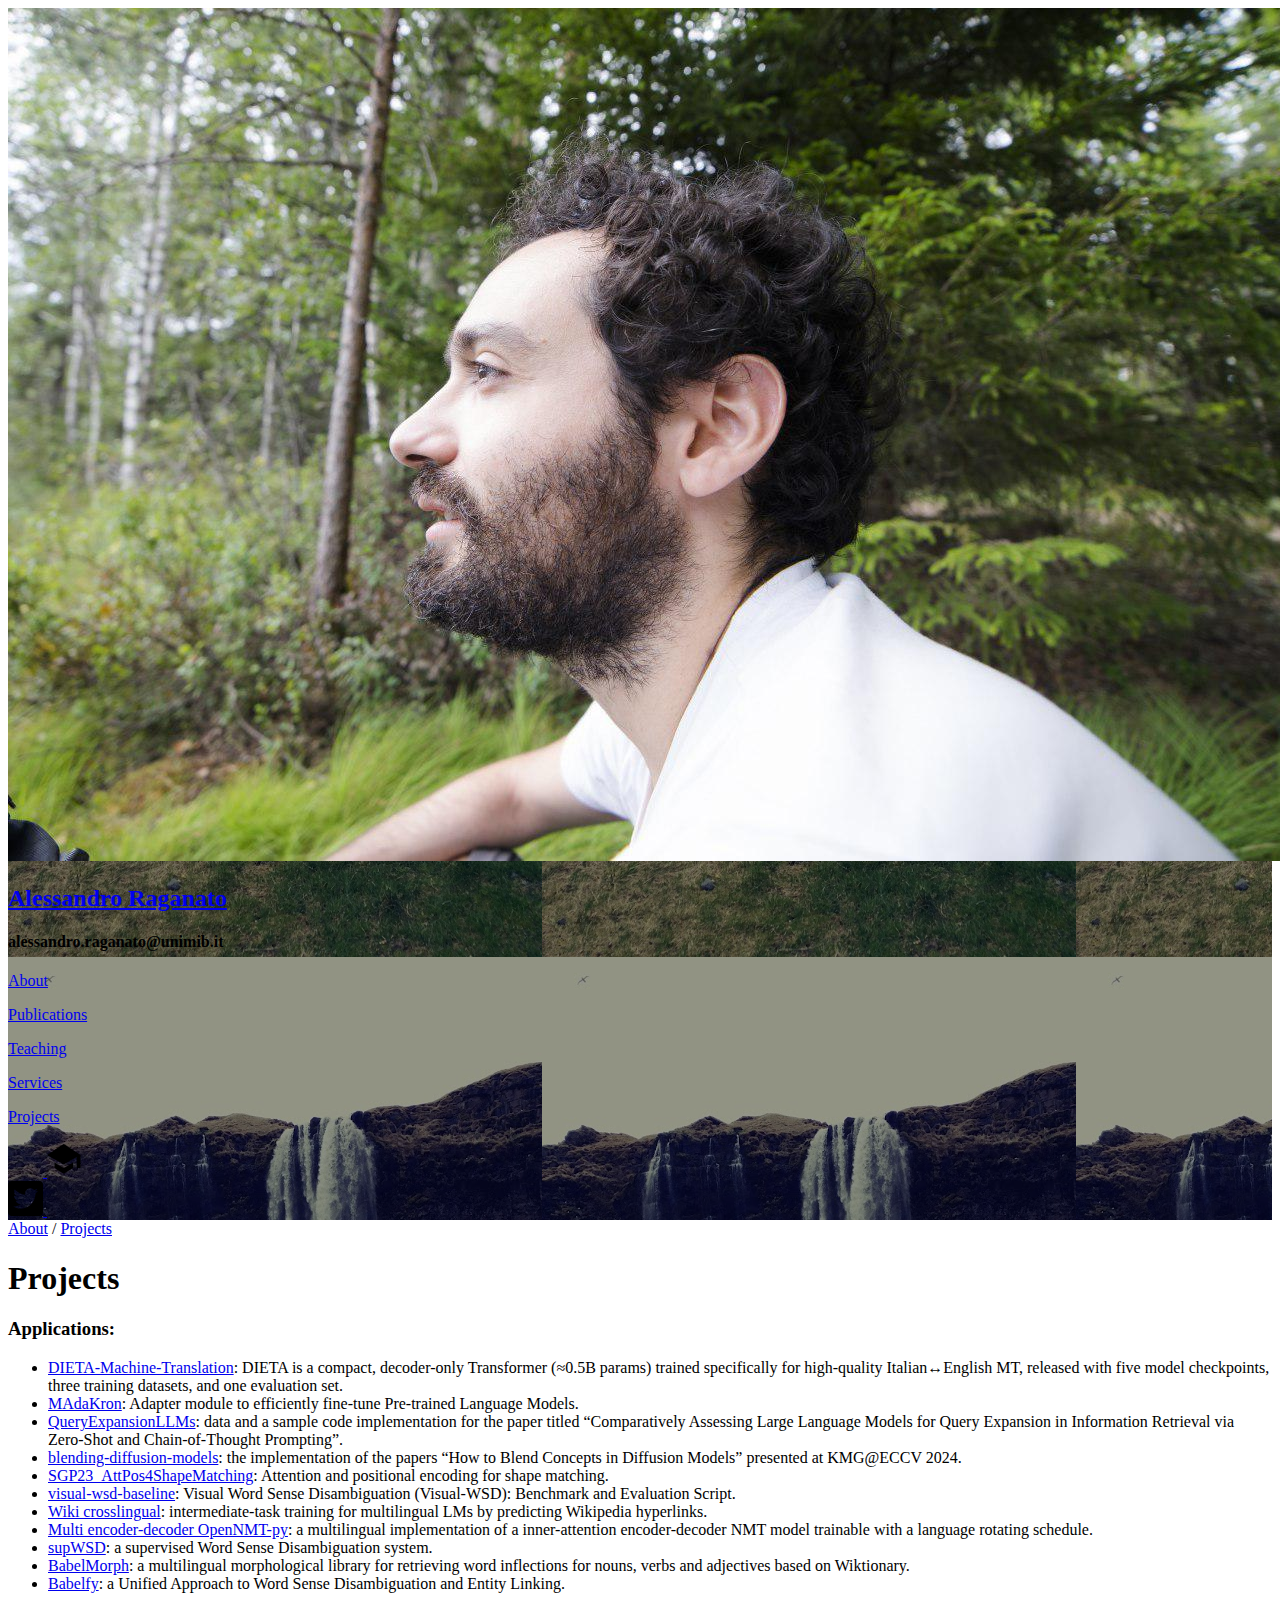
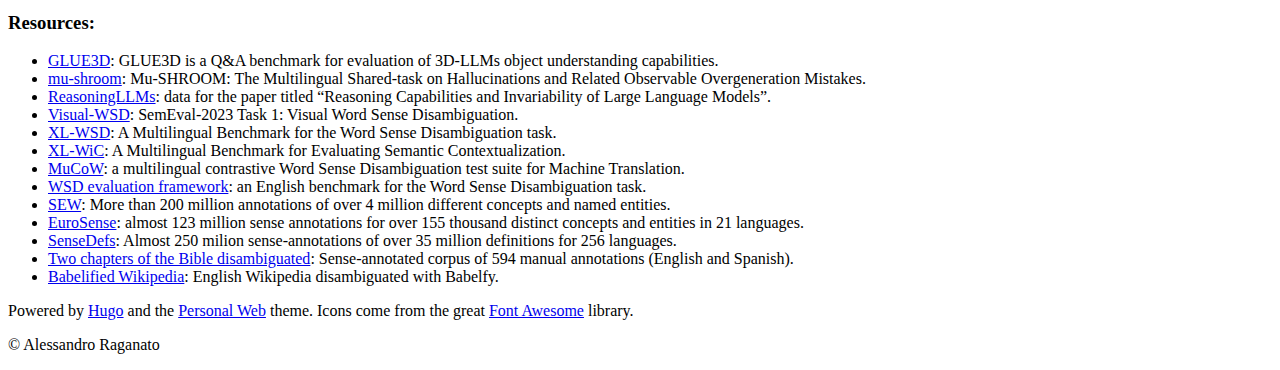
<file: projects/index.html>
<!DOCTYPE html>
<html lang='en'><head>
  <title>Projects - Alessandro Raganato</title>
  <link rel='canonical' href='https://raganato.github.io/projects/' />
  <meta charset='utf-8'>
  <meta name='viewport' content='width=device-width, initial-scale=1' />
  <meta name='description' content='' />
  <meta name='theme-color' content='#FD3519' />
  

  <meta name="generator" content="Hugo 0.152.2">

  





<link rel="stylesheet" href="https://raganato.github.io/sass/style.min.ac3b29eee9e254302a04aca44260f19f19da7d1d3a16e2dbb3e8a152ad617046.css" integrity="sha256-rDsp7uniVDAqBKykQmDxnxnafR06FuLbs&#43;ihUq1hcEY=" media="screen">
<link rel="stylesheet" href="https://raganato.github.io/syntax.min.css" integrity="" media="screen">

  <meta property="og:url" content="https://raganato.github.io/projects/">
  <meta property="og:site_name" content="Alessandro Raganato">
  <meta property="og:title" content="Projects">
  <meta property="og:description" content="Applications: DIETA-Machine-Translation: DIETA is a compact, decoder-only Transformer (≈0.5B params) trained specifically for high-quality Italian↔English MT, released with five model checkpoints, three training datasets, and one evaluation set. MAdaKron: Adapter module to efficiently fine-tune Pre-trained Language Models. QueryExpansionLLMs: data and a sample code implementation for the paper titled “Comparatively Assessing Large Language Models for Query Expansion in Information Retrieval via Zero-Shot and Chain-of-Thought Prompting”. blending-diffusion-models: the implementation of the papers “How to Blend Concepts in Diffusion Models” presented at KMG@ECCV 2024. SGP23_AttPos4ShapeMatching: Attention and positional encoding for shape matching. visual-wsd-baseline: Visual Word Sense Disambiguation (Visual-WSD): Benchmark and Evaluation Script. Wiki crosslingual: intermediate-task training for multilingual LMs by predicting Wikipedia hyperlinks. Multi encoder-decoder OpenNMT-py: a multilingual implementation of a inner-attention encoder-decoder NMT model trainable with a language rotating schedule. supWSD: a supervised Word Sense Disambiguation system. BabelMorph: a multilingual morphological library for retrieving word inflections for nouns, verbs and adjectives based on Wiktionary. Babelfy: a Unified Approach to Word Sense Disambiguation and Entity Linking. Resources: GLUE3D: GLUE3D is a Q&amp;A benchmark for evaluation of 3D-LLMs object understanding capabilities. mu-shroom: Mu-SHROOM: The Multilingual Shared-task on Hallucinations and Related Observable Overgeneration Mistakes. ReasoningLLMs: data for the paper titled “Reasoning Capabilities and Invariability of Large Language Models”. Visual-WSD: SemEval-2023 Task 1: Visual Word Sense Disambiguation. XL-WSD: A Multilingual Benchmark for the Word Sense Disambiguation task. XL-WiC: A Multilingual Benchmark for Evaluating Semantic Contextualization. MuCoW: a multilingual contrastive Word Sense Disambiguation test suite for Machine Translation. WSD evaluation framework: an English benchmark for the Word Sense Disambiguation task. SEW: More than 200 million annotations of over 4 million different concepts and named entities. EuroSense: almost 123 million sense annotations for over 155 thousand distinct concepts and entities in 21 languages. SenseDefs: Almost 250 milion sense-annotations of over 35 million definitions for 256 languages. Two chapters of the Bible disambiguated: Sense-annotated corpus of 594 manual annotations (English and Spanish). Babelified Wikipedia: English Wikipedia disambiguated with Babelfy.">
  <meta property="og:locale" content="en_us">
  <meta property="og:type" content="website">

  
  <meta itemprop="name" content="Projects">
  <meta itemprop="description" content="Applications: DIETA-Machine-Translation: DIETA is a compact, decoder-only Transformer (≈0.5B params) trained specifically for high-quality Italian↔English MT, released with five model checkpoints, three training datasets, and one evaluation set. MAdaKron: Adapter module to efficiently fine-tune Pre-trained Language Models. QueryExpansionLLMs: data and a sample code implementation for the paper titled “Comparatively Assessing Large Language Models for Query Expansion in Information Retrieval via Zero-Shot and Chain-of-Thought Prompting”. blending-diffusion-models: the implementation of the papers “How to Blend Concepts in Diffusion Models” presented at KMG@ECCV 2024. SGP23_AttPos4ShapeMatching: Attention and positional encoding for shape matching. visual-wsd-baseline: Visual Word Sense Disambiguation (Visual-WSD): Benchmark and Evaluation Script. Wiki crosslingual: intermediate-task training for multilingual LMs by predicting Wikipedia hyperlinks. Multi encoder-decoder OpenNMT-py: a multilingual implementation of a inner-attention encoder-decoder NMT model trainable with a language rotating schedule. supWSD: a supervised Word Sense Disambiguation system. BabelMorph: a multilingual morphological library for retrieving word inflections for nouns, verbs and adjectives based on Wiktionary. Babelfy: a Unified Approach to Word Sense Disambiguation and Entity Linking. Resources: GLUE3D: GLUE3D is a Q&amp;A benchmark for evaluation of 3D-LLMs object understanding capabilities. mu-shroom: Mu-SHROOM: The Multilingual Shared-task on Hallucinations and Related Observable Overgeneration Mistakes. ReasoningLLMs: data for the paper titled “Reasoning Capabilities and Invariability of Large Language Models”. Visual-WSD: SemEval-2023 Task 1: Visual Word Sense Disambiguation. XL-WSD: A Multilingual Benchmark for the Word Sense Disambiguation task. XL-WiC: A Multilingual Benchmark for Evaluating Semantic Contextualization. MuCoW: a multilingual contrastive Word Sense Disambiguation test suite for Machine Translation. WSD evaluation framework: an English benchmark for the Word Sense Disambiguation task. SEW: More than 200 million annotations of over 4 million different concepts and named entities. EuroSense: almost 123 million sense annotations for over 155 thousand distinct concepts and entities in 21 languages. SenseDefs: Almost 250 milion sense-annotations of over 35 million definitions for 256 languages. Two chapters of the Bible disambiguated: Sense-annotated corpus of 594 manual annotations (English and Spanish). Babelified Wikipedia: English Wikipedia disambiguated with Babelfy.">
  <meta itemprop="wordCount" content="320">
</head>
<body>

  <header style="background-image:linear-gradient(
      rgba(0,0,0,0.4),rgba(0,0,0,0.4)
    ),url(&#39;https://raganato.github.io/images/sidebar.jpg&#39;)">

  <div class="intro">
    <div class="logo-container">
      <a href="/">
        <img src='https://raganato.github.io/images/raganato.jpg' alt="Profile Designs" class="rounded-logo">
      </a>
    </div>
    <a href="/"><h2>Alessandro Raganato</h2></a>
    <h4>alessandro.raganato@unimib.it</h4>
    <div class="menu">
      

        <p>
            <a href="/about/">
                About
            </a>
        </p>

        <p>
            <a href="/publications/">
                Publications
            </a>
        </p>

        <p>
            <a href="/teaching/">
                Teaching
            </a>
        </p>

        <p>
            <a href="/services/">
                Services
            </a>
        </p>

        <p>
            <a href="/projects/">
                Projects
            </a>
        </p>

      
    </div>

  </div>

  <div class="socials">
      
  
    <a href="https://scholar.google.com/citations?user=aek0emAAAAAJ&amp;hl=en" class="social-link" target="_blank" rel="noopener" ><div class="icon">
  <svg width="35px" height="35px" viewBox="0 0 115 115" xmlns="http://www.w3.org/2000/svg" aria-hidden="true" role="img">
  
  </svg>
  <svg width="35px" height="35px" viewBox="0 0 25 25" xmlns="http://www.w3.org/2000/svg" aria-hidden="true" role="img"><title>Google Scholar icon</title>
  
  <path d="M10.93 2.045c-.547.366-3.22 2.14-5.938 3.945C2.272 7.794.05 9.286.05 9.304c0 .019.136.11.305.2.167.096 2.85 1.583 5.965 3.31l5.656 3.143.144-.074c.082-.04 2.169-1.232 4.642-2.642l4.493-2.568.027 7.947h2.668V9.319l-3.46-2.32c-4.664-3.124-8.392-5.586-8.484-5.606-.045-.008-.527.287-1.076.652M5.355 16.633l.014 2.005 3.31 1.987 3.31 1.982 3.337-2 3.332-2.005V16.62c0-1.092-.013-1.983-.027-1.983s-1.318.782-2.9 1.741l-3.306 1.996-.431.256-1.32-.791a604.12 604.12 0 0 1-3.286-1.979l-2.005-1.21c-.024-.008-.032.883-.027 1.983" />
  
  </svg>
</div>
</a>
  

  
    <a href="https://twitter.com/Ale_Raganato" class="social-link" target="_blank" rel="noopener" ><div class="icon">
  <svg width="35px" height="35px" viewBox="0 0 115 115" xmlns="http://www.w3.org/2000/svg" aria-hidden="true" role="img">
  
  <path d="M102.679 0H12.32C5.52 0 0 5.519 0 12.321v90.358C0 109.48 5.519 115 12.321 115h90.358c6.802 0 12.321-5.519 12.321-12.321V12.32C115 5.52 109.481 0 102.679 0zM90.126 40.763c.051.72.051 1.464.051 2.182 0 22.256-16.942 47.9-47.9 47.9-9.548 0-18.404-2.772-25.848-7.547 1.36.154 2.67.205 4.055.205 7.881 0 15.12-2.67 20.895-7.187-7.392-.154-13.604-5.006-15.735-11.68 2.593.385 4.929.385 7.598-.308a16.837 16.837 0 0 1-13.476-16.531v-.205a16.824 16.824 0 0 0 7.598 2.13 16.8 16.8 0 0 1-7.496-14.016c0-3.131.822-6.006 2.285-8.496a47.803 47.803 0 0 0 34.705 17.61c-2.387-11.424 6.161-20.69 16.429-20.69 4.851 0 9.215 2.027 12.296 5.313a32.99 32.99 0 0 0 10.678-4.056 16.792 16.792 0 0 1-7.393 9.267c3.389-.36 6.674-1.31 9.703-2.618a35.437 35.437 0 0 1-8.445 8.727z"/>
  
  </svg>
  <svg width="35px" height="35px" viewBox="0 0 25 25" xmlns="http://www.w3.org/2000/svg" aria-hidden="true" role="img"><title>Google Scholar icon</title>
  
  </svg>
</div>
</a>
  

  </div>

</header>


  <div class="content-wrapper">
    
      <div class="breadcrumb">
  



<span >
  <a href="https://raganato.github.io/">About</a>
   / 
</span>


<span  class="active">
  <a href="https://raganato.github.io/projects/">Projects</a>
  
</span>

</div>

    
    <main id="content" class="projects">

  <h1 id="title"> Projects</h1>
  <p><h3 id="applications"><strong>Applications:</strong></h3>
<ul>
<li><a href="https://github.com/pkasela/DIETA-Machine-Translation">DIETA-Machine-Translation</a>: DIETA is a compact, decoder-only Transformer (≈0.5B params) trained specifically for high-quality Italian↔English MT, released with five model checkpoints, three training datasets, and one evaluation set.</li>
<li><a href="https://github.com/DetectiveMB/AdaKron">MAdaKron</a>: Adapter module to efficiently fine-tune Pre-trained Language Models.</li>
<li><a href="https://github.com/ikr3-lab/QueryExpansionLLMs">QueryExpansionLLMs</a>: data and a sample code implementation for the paper titled &ldquo;Comparatively Assessing Large Language Models for Query Expansion in Information Retrieval via Zero-Shot and Chain-of-Thought Prompting&rdquo;.</li>
<li><a href="https://github.com/LorenzoOlearo/blending-diffusion-models">blending-diffusion-models</a>: the implementation of the papers &ldquo;How to Blend Concepts in Diffusion Models&rdquo; presented at KMG@ECCV 2024.</li>
<li><a href="https://github.com/raganato/SGP23_AttPos4ShapeMatching">SGP23_AttPos4ShapeMatching</a>: Attention and positional encoding for shape matching.</li>
<li><a href="https://github.com/asahi417/visual-wsd-baseline">visual-wsd-baseline</a>: Visual Word Sense Disambiguation (Visual-WSD): Benchmark and Evaluation Script.</li>
<li><a href="https://github.com/iacercalixto/wiki_crosslingual">Wiki crosslingual</a>: intermediate-task training for multilingual LMs by predicting Wikipedia hyperlinks.</li>
<li><a href="https://github.com/Helsinki-NLP/OpenNMT-py/tree/att-brg">Multi encoder-decoder OpenNMT-py</a>: a multilingual implementation of a inner-attention encoder-decoder NMT model trainable with a language rotating schedule.</li>
<li><a href="https://supwsd.net/supwsd/">supWSD</a>: a supervised Word Sense Disambiguation system.</li>
<li><a href="https://github.com/raganato/BabelMorph">BabelMorph</a>: a multilingual morphological library for retrieving word inflections for nouns, verbs and adjectives based on Wiktionary.</li>
<li><a href="http://babelfy.org/">Babelfy</a>: a Unified Approach to Word Sense Disambiguation and Entity Linking.</li>
</ul>
<h3 id="resources"><strong>Resources:</strong></h3>
<ul>
<li><a href="https://github.com/giorgio-mariani/GLUE3D">GLUE3D</a>: GLUE3D is a Q&amp;A benchmark for evaluation of 3D-LLMs object understanding capabilities.</li>
<li><a href="https://github.com/Helsinki-NLP/mu-shroom">mu-shroom</a>: Mu-SHROOM: The Multilingual Shared-task on Hallucinations and Related Observable Overgeneration Mistakes.</li>
<li><a href="https://github.com/ikr3-lab/ReasoningLLMs">ReasoningLLMs</a>: data for the paper titled &ldquo;Reasoning Capabilities and Invariability of Large Language Models&rdquo;.</li>
<li><a href="https://raganato.github.io/vwsd/">Visual-WSD</a>: SemEval-2023 Task 1: Visual Word Sense Disambiguation.</li>
<li><a href="https://sapienzanlp.github.io/xl-wsd/">XL-WSD</a>: A Multilingual Benchmark for the Word Sense Disambiguation task.</li>
<li><a href="https://pilehvar.github.io/xlwic/">XL-WiC</a>: A Multilingual Benchmark for Evaluating Semantic Contextualization.</li>
<li><a href="https://github.com/Helsinki-NLP/MuCoW">MuCoW</a>: a multilingual contrastive Word Sense Disambiguation test suite for Machine Translation.</li>
<li><a href="http://lcl.uniroma1.it/wsdeval/">WSD evaluation framework</a>: an English benchmark for the Word Sense Disambiguation task.</li>
<li><a href="http://lcl.uniroma1.it/sew/">SEW</a>: More than 200 million annotations of over 4 million different concepts and named entities.</li>
<li><a href="http://lcl.uniroma1.it/eurosense/">EuroSense</a>: almost 123 million sense annotations for over 155 thousand distinct concepts and entities in 21 languages.</li>
<li><a href="http://lcl.uniroma1.it/disambiguated-glosses/">SenseDefs</a>: Almost 250 milion sense-annotations of over 35 million definitions for 256 languages.</li>
<li><a href="https://raganato.github.io/lt4dh/index.html">Two chapters of the Bible disambiguated</a>: Sense-annotated corpus of 594 manual annotations (English and Spanish).</li>
<li><a href="http://lcl.uniroma1.it/babelfied-wikipedia/">Babelified Wikipedia</a>: English Wikipedia disambiguated with Babelfy.</li>
</ul>
</p>
  <ul id="list">
    
  </ul>

    </main>
  </div>
  <footer>
    <div class="footer-wrapper">
      <p>Powered by <a href="https://gohugo.io/" target="_blank" rel="external">Hugo</a> and the <a href="https://github.com/bjacquemet/personal-web" target='_blank' rel="external">Personal Web</a> theme. Icons come from the great <a href="https://fontawesome.com/license" target="_blank" rel="external">Font Awesome</a> library.</p>
      <p>© Alessandro Raganato</p>
    </div>
  </footer>
  <link href="https://fonts.googleapis.com/css?family=Montserrat:500,600|Raleway:400,400i,600" rel="stylesheet">
  
</body>
</html>
</file>
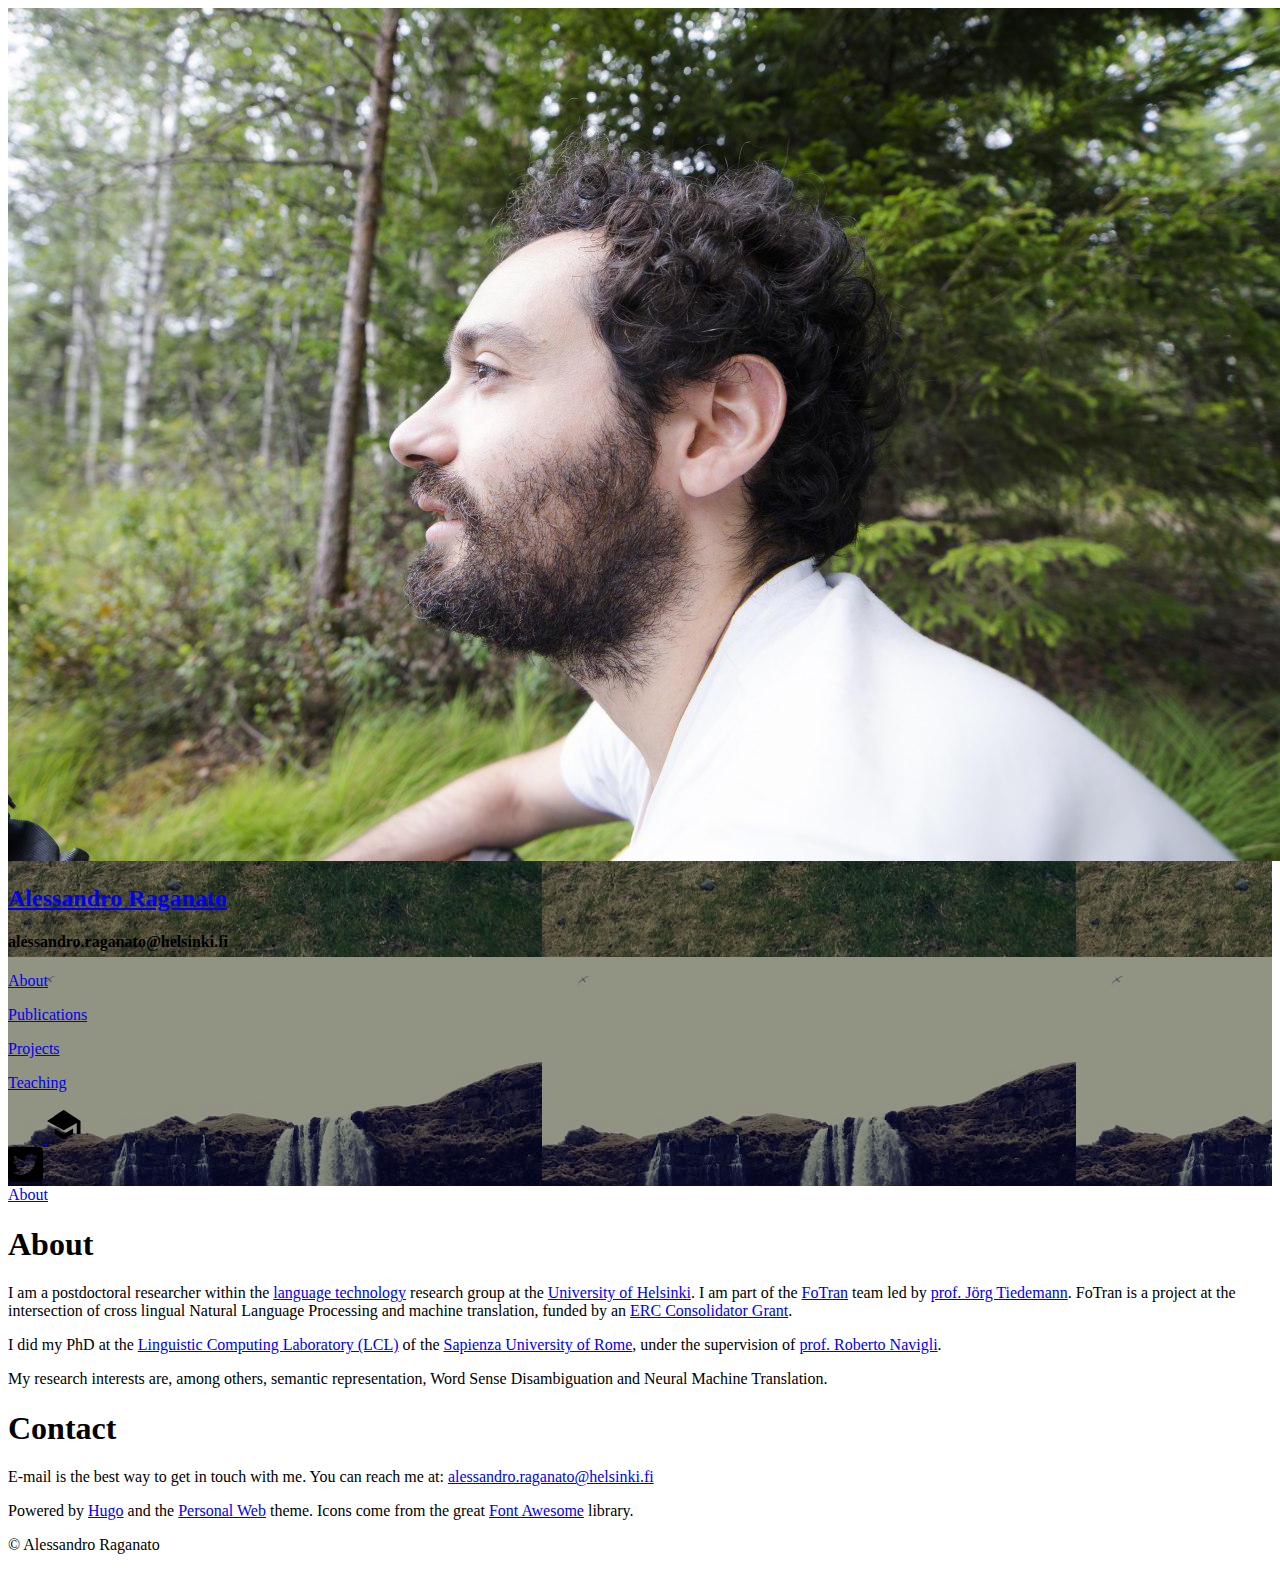
<file: public/index.html>
<!DOCTYPE html>
<html lang='en'><head>
  <title>About - Alessandro Raganato</title>
  <link rel='canonical' href='https://raganato.github.io/' />
  <meta charset='utf-8'>
  <meta name='viewport' content='width=device-width, initial-scale=1' />
  <meta name='description' content='' />
  <meta name='theme-color' content='#FD3519' />
  

  <meta name="generator" content="Hugo 0.79.0" />

  





<link rel="stylesheet" href="https://raganato.github.io/sass/style.min.8a1658d134a4b54730b66789206b2cf14c1b006a6de3f3fde6302f925b6e01f5.css" integrity="sha256-ihZY0TSktUcwtmeJIGss8UwbAGpt4/P95jAvkltuAfU=" media="screen">
<link rel="stylesheet" href="https://raganato.github.io/syntax.min.css" integrity="" media="screen">

  <meta property="og:title" content="About" />
<meta property="og:description" content="" />
<meta property="og:type" content="website" />
<meta property="og:url" content="https://raganato.github.io/" />


  <meta itemprop="name" content="About">
<meta itemprop="description" content="">

</head>
<body>

  <header style="background-image:linear-gradient(
      rgba(0,0,0,0.4),rgba(0,0,0,0.4)
    ),url(&#39;https://raganato.github.io/images/sidebar.jpg&#39;)">

  <div class="intro">
    <div class="logo-container">
      <a href="/">
        <img src='https://raganato.github.io/images/raganato.jpg' alt="Profile Techs" class="rounded-logo">
      </a>
    </div>
    <a href="/"><h2>Alessandro Raganato</h2></a>
    <h4>alessandro.raganato@helsinki.fi</h4>
    <div class="menu">
      

        <p>
            <a href="/about/">
                About
            </a>
        </p>

        <p>
            <a href="/publications/">
                Publications
            </a>
        </p>

        <p>
            <a href="/projects/">
                Projects
            </a>
        </p>

        <p>
            <a href="/teaching/">
                Teaching
            </a>
        </p>

      
    </div>

  </div>

  <div class="socials">
      
  
    <a href="https://scholar.google.com/citations?user=aek0emAAAAAJ&amp;hl=en" class="social-link" target="_blank" rel="noopener" ><div class="icon">
  <svg width="35px" height="35px" viewBox="0 0 115 115" xmlns="http://www.w3.org/2000/svg" aria-hidden="true" role="img">
  
  </svg>
  <svg width="35px" height="35px" viewBox="0 0 25 25" xmlns="http://www.w3.org/2000/svg" aria-hidden="true" role="img"><title>Google Scholar icon</title>
  
  <path d="M10.93 2.045c-.547.366-3.22 2.14-5.938 3.945C2.272 7.794.05 9.286.05 9.304c0 .019.136.11.305.2.167.096 2.85 1.583 5.965 3.31l5.656 3.143.144-.074c.082-.04 2.169-1.232 4.642-2.642l4.493-2.568.027 7.947h2.668V9.319l-3.46-2.32c-4.664-3.124-8.392-5.586-8.484-5.606-.045-.008-.527.287-1.076.652M5.355 16.633l.014 2.005 3.31 1.987 3.31 1.982 3.337-2 3.332-2.005V16.62c0-1.092-.013-1.983-.027-1.983s-1.318.782-2.9 1.741l-3.306 1.996-.431.256-1.32-.791a604.12 604.12 0 0 1-3.286-1.979l-2.005-1.21c-.024-.008-.032.883-.027 1.983" />
  
  </svg>
</div>
</a>
  

  
    <a href="https://twitter.com/Ale_Raganato" class="social-link" target="_blank" rel="noopener" ><div class="icon">
  <svg width="35px" height="35px" viewBox="0 0 115 115" xmlns="http://www.w3.org/2000/svg" aria-hidden="true" role="img">
  
  <path d="M102.679 0H12.32C5.52 0 0 5.519 0 12.321v90.358C0 109.48 5.519 115 12.321 115h90.358c6.802 0 12.321-5.519 12.321-12.321V12.32C115 5.52 109.481 0 102.679 0zM90.126 40.763c.051.72.051 1.464.051 2.182 0 22.256-16.942 47.9-47.9 47.9-9.548 0-18.404-2.772-25.848-7.547 1.36.154 2.67.205 4.055.205 7.881 0 15.12-2.67 20.895-7.187-7.392-.154-13.604-5.006-15.735-11.68 2.593.385 4.929.385 7.598-.308a16.837 16.837 0 0 1-13.476-16.531v-.205a16.824 16.824 0 0 0 7.598 2.13 16.8 16.8 0 0 1-7.496-14.016c0-3.131.822-6.006 2.285-8.496a47.803 47.803 0 0 0 34.705 17.61c-2.387-11.424 6.161-20.69 16.429-20.69 4.851 0 9.215 2.027 12.296 5.313a32.99 32.99 0 0 0 10.678-4.056 16.792 16.792 0 0 1-7.393 9.267c3.389-.36 6.674-1.31 9.703-2.618a35.437 35.437 0 0 1-8.445 8.727z"/>
  
  </svg>
  <svg width="35px" height="35px" viewBox="0 0 25 25" xmlns="http://www.w3.org/2000/svg" aria-hidden="true" role="img"><title>Google Scholar icon</title>
  
  </svg>
</div>
</a>
  

  </div>

</header>


  <div class="content-wrapper">
    
      <div class="breadcrumb">
  

<span  class="active">
  <a href="https://raganato.github.io/">About</a>
  
</span>

</div>

    
    <main id="content" class="">

<h1>About</h1>
<p>I am a postdoctoral researcher within the <a href="https://blogs.helsinki.fi/language-technology/">language technology</a> research group at the <a href="https://www.helsinki.fi/en">University of Helsinki</a>. I am part of the <a href="https://www.helsinki.fi/en/researchgroups/natural-language-understanding-with-cross-lingual-grounding">FoTran</a> team led by <a href="https://blogs.helsinki.fi/tiedeman/">prof. Jörg Tiedemann</a>. FoTran is a project at the intersection of cross lingual Natural Language Processing and machine translation, funded by an <a href="https://erc.europa.eu/news/erc-2017-consolidator-grants-results">ERC Consolidator Grant</a>.</p>
<p>I did my PhD at the <a href="http://lcl.uniroma1.it/">Linguistic Computing Laboratory (LCL)</a> of the <a href="https://www.uniroma1.it/en">Sapienza University of Rome</a>, under the supervision of <a href="http://wwwusers.di.uniroma1.it/~navigli/">prof. Roberto Navigli</a>.</p>
<p>My research interests are, among others, semantic representation, Word Sense Disambiguation and Neural Machine Translation.</p>
<h1 id="contact">Contact</h1>
<p>E-mail is the best way to get in touch with me. You can reach me at: <a href="mailto:alessandro.raganato@helsinki.fi">alessandro.raganato@helsinki.fi</a></p>



    </main>
  </div>
  <footer>
    <div class="footer-wrapper">
      <p>Powered by <a href="https://gohugo.io/" target="_blank" rel="external">Hugo</a> and the <a href="https://github.com/bjacquemet/personal-web" target='_blank' rel="external">Personal Web</a> theme. Icons come from the great <a href="https://fontawesome.com/license" target="_blank" rel="external">Font Awesome</a> library.</p>
      <p>© Alessandro Raganato</p>
    </div>
  </footer>
  <link href="https://fonts.googleapis.com/css?family=Montserrat:500,600|Raleway:400,400i,600" rel="stylesheet">
  
</body>
</html>
</file>
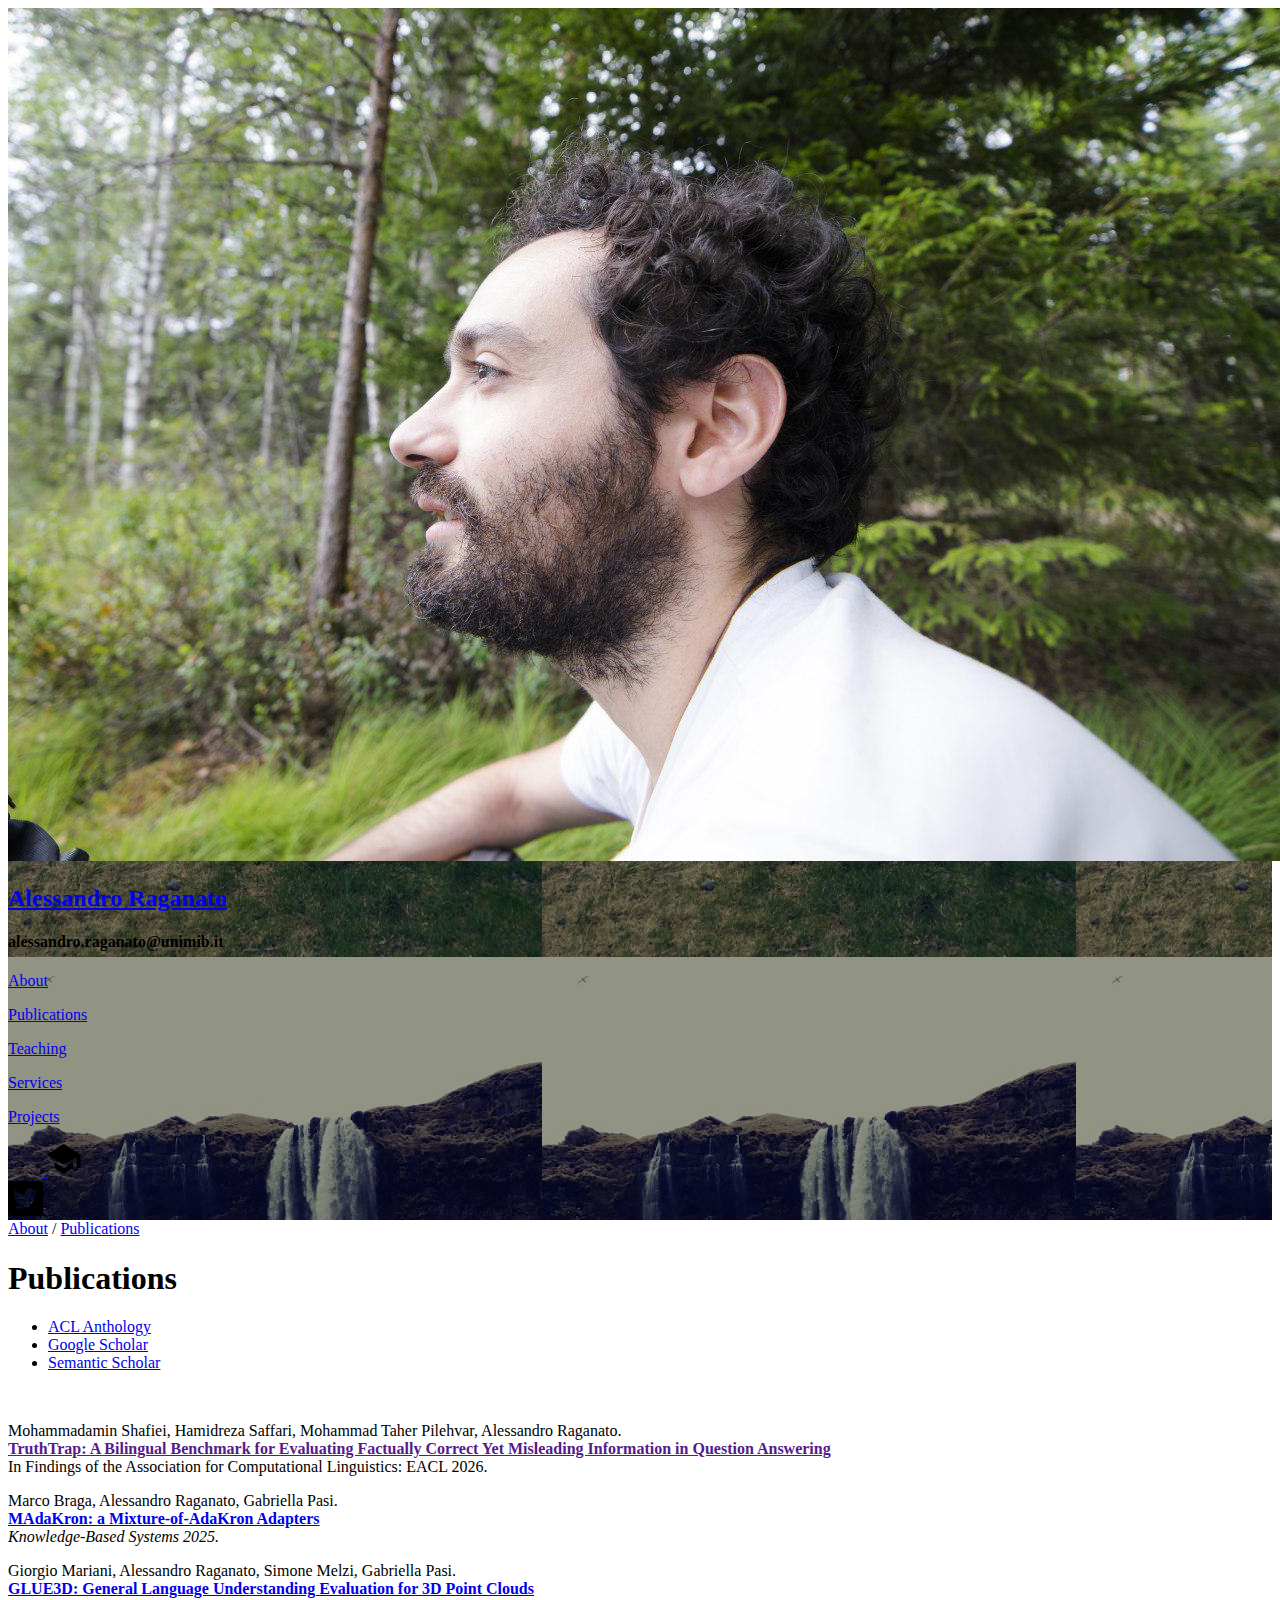
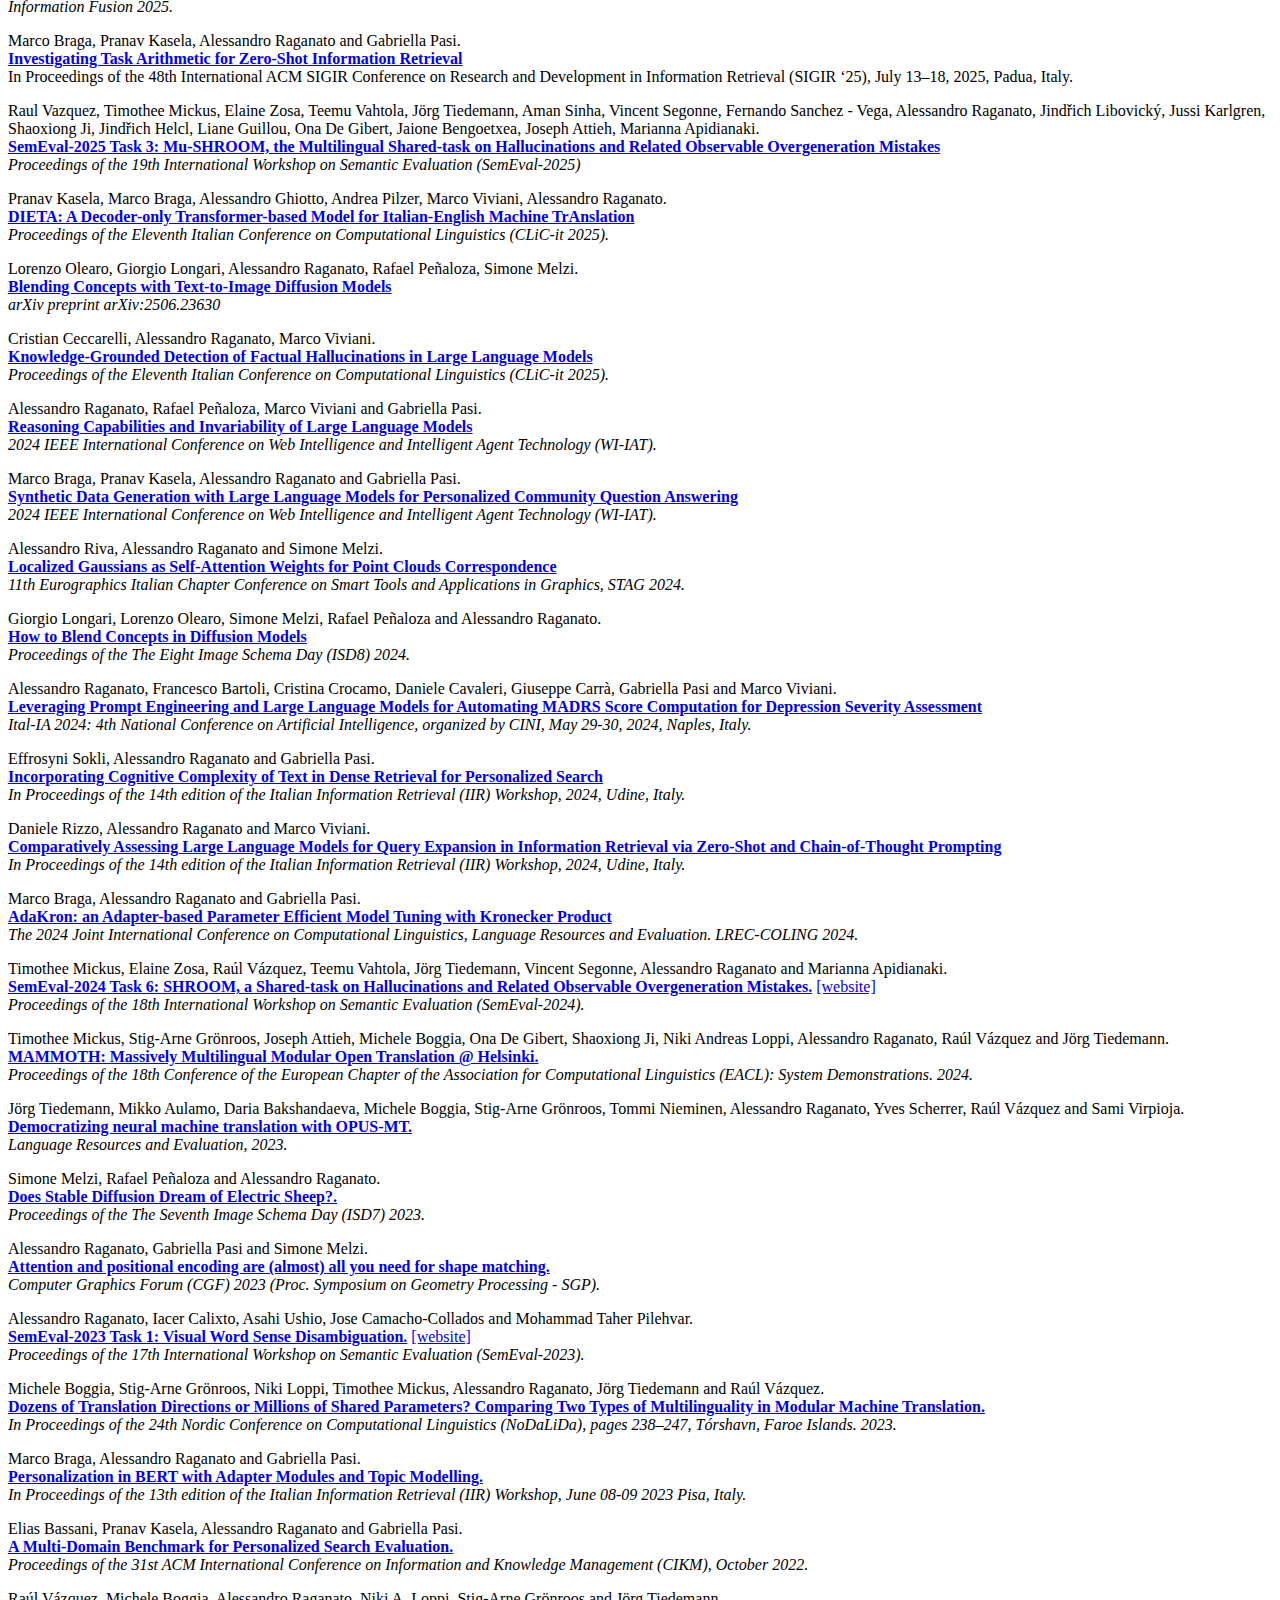
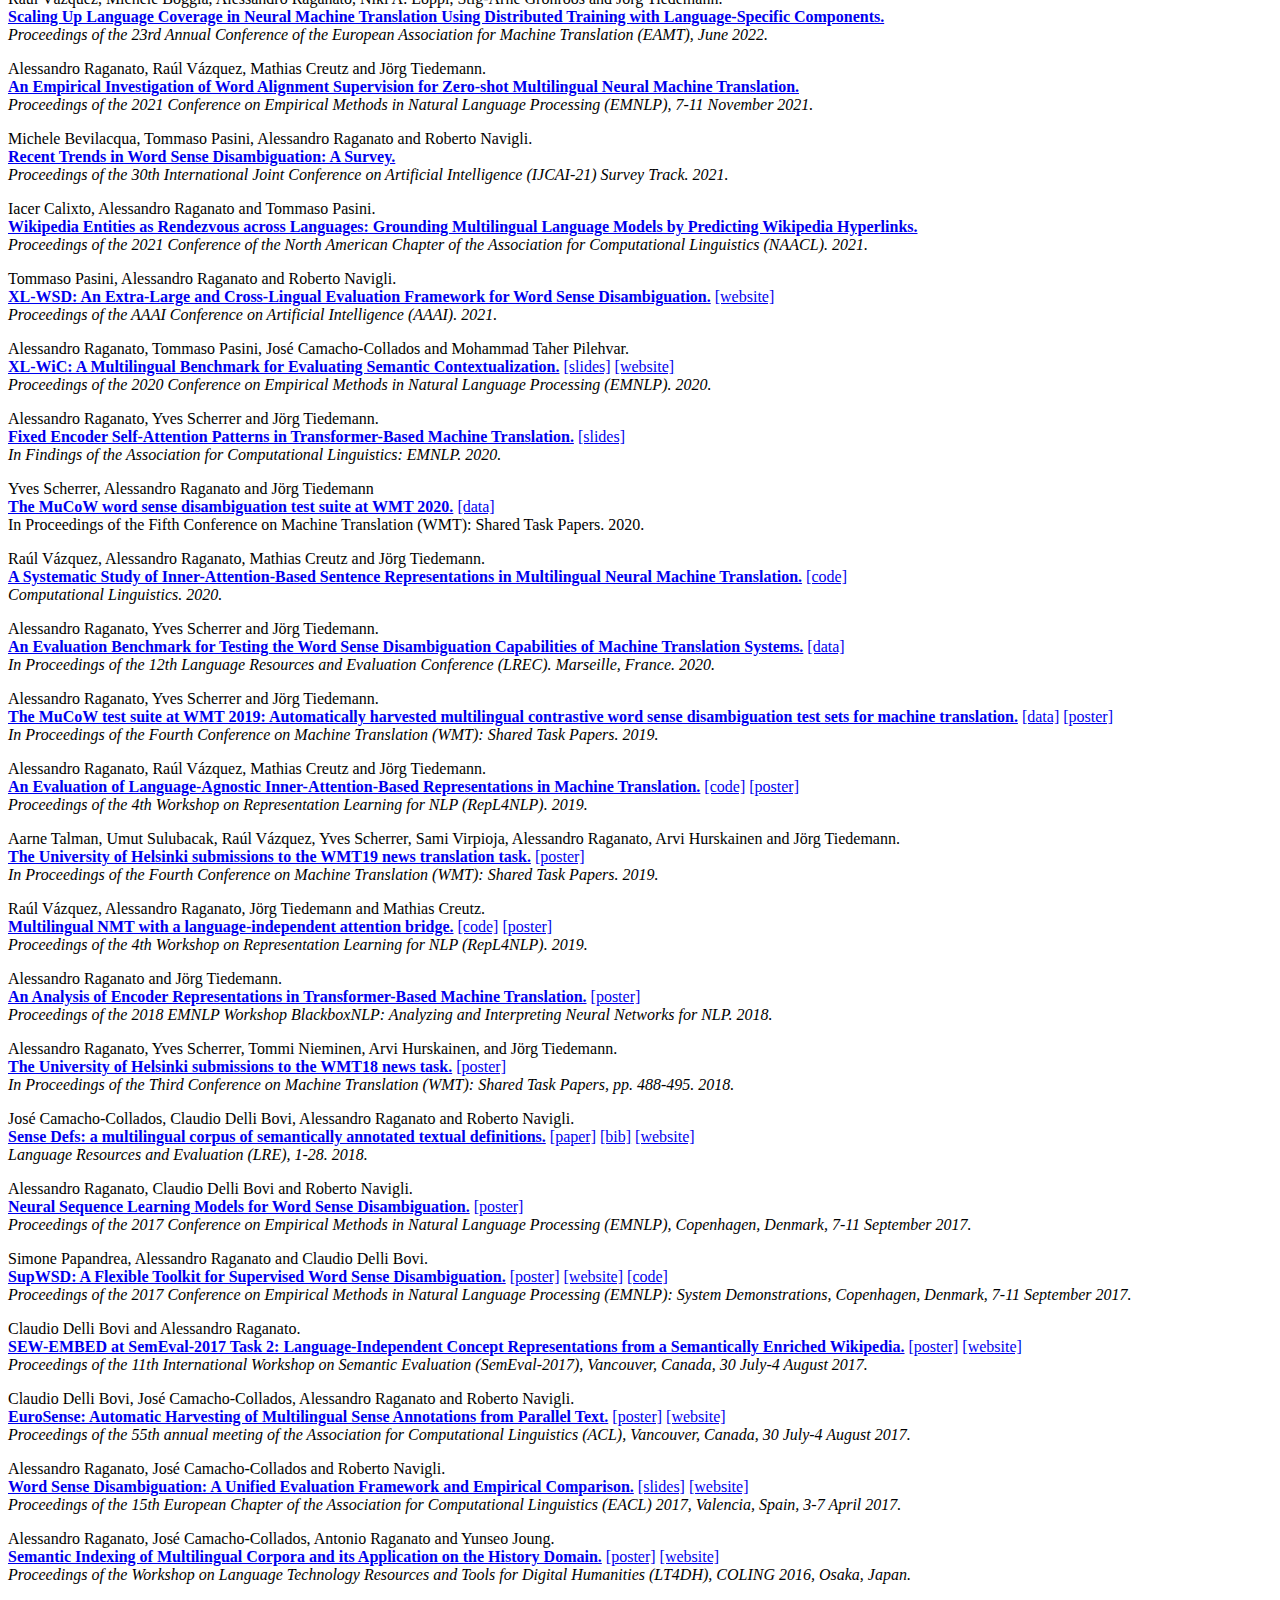
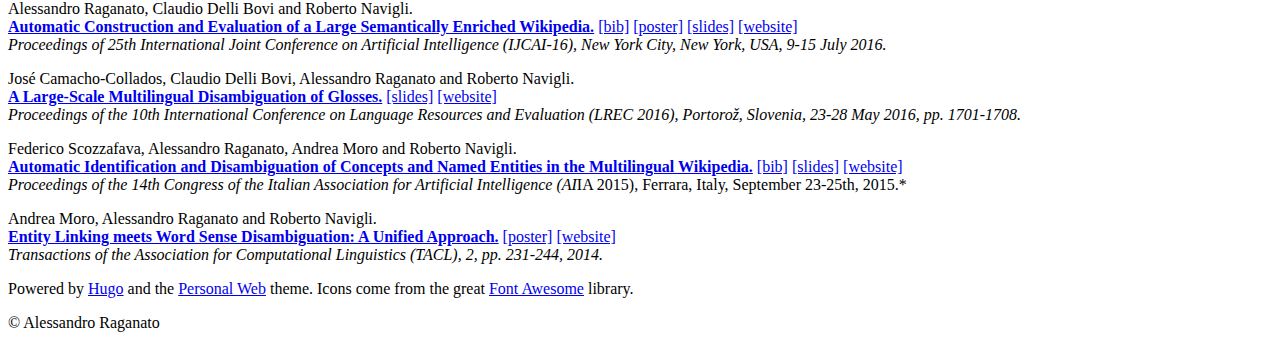
<file: publications/index.html>
<!DOCTYPE html>
<html lang='en'><head>
  <title>Publications - Alessandro Raganato</title>
  <link rel='canonical' href='https://raganato.github.io/publications/' />
  <meta charset='utf-8'>
  <meta name='viewport' content='width=device-width, initial-scale=1' />
  <meta name='description' content='' />
  <meta name='theme-color' content='#FD3519' />
  

  <meta name="generator" content="Hugo 0.152.2">

  





<link rel="stylesheet" href="https://raganato.github.io/sass/style.min.ac3b29eee9e254302a04aca44260f19f19da7d1d3a16e2dbb3e8a152ad617046.css" integrity="sha256-rDsp7uniVDAqBKykQmDxnxnafR06FuLbs&#43;ihUq1hcEY=" media="screen">
<link rel="stylesheet" href="https://raganato.github.io/syntax.min.css" integrity="" media="screen">

  <meta property="og:url" content="https://raganato.github.io/publications/">
  <meta property="og:site_name" content="Alessandro Raganato">
  <meta property="og:title" content="Publications">
  <meta property="og:description" content="ACL Anthology Google Scholar Semantic Scholar Mohammadamin Shafiei, Hamidreza Saffari, Mohammad Taher Pilehvar, Alessandro Raganato. TruthTrap: A Bilingual Benchmark for Evaluating Factually Correct Yet Misleading Information in Question Answering In Findings of the Association for Computational Linguistics: EACL 2026.
Marco Braga, Alessandro Raganato, Gabriella Pasi. MAdaKron: a Mixture-of-AdaKron Adapters Knowledge-Based Systems 2025.
Giorgio Mariani, Alessandro Raganato, Simone Melzi, Gabriella Pasi. GLUE3D: General Language Understanding Evaluation for 3D Point Clouds Information Fusion 2025.
Marco Braga, Pranav Kasela, Alessandro Raganato and Gabriella Pasi. Investigating Task Arithmetic for Zero-Shot Information Retrieval In Proceedings of the 48th International ACM SIGIR Conference on Research and Development in Information Retrieval (SIGIR ‘25), July 13–18, 2025, Padua, Italy.">
  <meta property="og:locale" content="en_us">
  <meta property="og:type" content="website">

  
  <meta itemprop="name" content="Publications">
  <meta itemprop="description" content="ACL Anthology Google Scholar Semantic Scholar Mohammadamin Shafiei, Hamidreza Saffari, Mohammad Taher Pilehvar, Alessandro Raganato. TruthTrap: A Bilingual Benchmark for Evaluating Factually Correct Yet Misleading Information in Question Answering In Findings of the Association for Computational Linguistics: EACL 2026.
Marco Braga, Alessandro Raganato, Gabriella Pasi. MAdaKron: a Mixture-of-AdaKron Adapters Knowledge-Based Systems 2025.
Giorgio Mariani, Alessandro Raganato, Simone Melzi, Gabriella Pasi. GLUE3D: General Language Understanding Evaluation for 3D Point Clouds Information Fusion 2025.
Marco Braga, Pranav Kasela, Alessandro Raganato and Gabriella Pasi. Investigating Task Arithmetic for Zero-Shot Information Retrieval In Proceedings of the 48th International ACM SIGIR Conference on Research and Development in Information Retrieval (SIGIR ‘25), July 13–18, 2025, Padua, Italy.">
  <meta itemprop="wordCount" content="1809">
</head>
<body>

  <header style="background-image:linear-gradient(
      rgba(0,0,0,0.4),rgba(0,0,0,0.4)
    ),url(&#39;https://raganato.github.io/images/sidebar.jpg&#39;)">

  <div class="intro">
    <div class="logo-container">
      <a href="/">
        <img src='https://raganato.github.io/images/raganato.jpg' alt="Profile Designs" class="rounded-logo">
      </a>
    </div>
    <a href="/"><h2>Alessandro Raganato</h2></a>
    <h4>alessandro.raganato@unimib.it</h4>
    <div class="menu">
      

        <p>
            <a href="/about/">
                About
            </a>
        </p>

        <p>
            <a href="/publications/">
                Publications
            </a>
        </p>

        <p>
            <a href="/teaching/">
                Teaching
            </a>
        </p>

        <p>
            <a href="/services/">
                Services
            </a>
        </p>

        <p>
            <a href="/projects/">
                Projects
            </a>
        </p>

      
    </div>

  </div>

  <div class="socials">
      
  
    <a href="https://scholar.google.com/citations?user=aek0emAAAAAJ&amp;hl=en" class="social-link" target="_blank" rel="noopener" ><div class="icon">
  <svg width="35px" height="35px" viewBox="0 0 115 115" xmlns="http://www.w3.org/2000/svg" aria-hidden="true" role="img">
  
  </svg>
  <svg width="35px" height="35px" viewBox="0 0 25 25" xmlns="http://www.w3.org/2000/svg" aria-hidden="true" role="img"><title>Google Scholar icon</title>
  
  <path d="M10.93 2.045c-.547.366-3.22 2.14-5.938 3.945C2.272 7.794.05 9.286.05 9.304c0 .019.136.11.305.2.167.096 2.85 1.583 5.965 3.31l5.656 3.143.144-.074c.082-.04 2.169-1.232 4.642-2.642l4.493-2.568.027 7.947h2.668V9.319l-3.46-2.32c-4.664-3.124-8.392-5.586-8.484-5.606-.045-.008-.527.287-1.076.652M5.355 16.633l.014 2.005 3.31 1.987 3.31 1.982 3.337-2 3.332-2.005V16.62c0-1.092-.013-1.983-.027-1.983s-1.318.782-2.9 1.741l-3.306 1.996-.431.256-1.32-.791a604.12 604.12 0 0 1-3.286-1.979l-2.005-1.21c-.024-.008-.032.883-.027 1.983" />
  
  </svg>
</div>
</a>
  

  
    <a href="https://twitter.com/Ale_Raganato" class="social-link" target="_blank" rel="noopener" ><div class="icon">
  <svg width="35px" height="35px" viewBox="0 0 115 115" xmlns="http://www.w3.org/2000/svg" aria-hidden="true" role="img">
  
  <path d="M102.679 0H12.32C5.52 0 0 5.519 0 12.321v90.358C0 109.48 5.519 115 12.321 115h90.358c6.802 0 12.321-5.519 12.321-12.321V12.32C115 5.52 109.481 0 102.679 0zM90.126 40.763c.051.72.051 1.464.051 2.182 0 22.256-16.942 47.9-47.9 47.9-9.548 0-18.404-2.772-25.848-7.547 1.36.154 2.67.205 4.055.205 7.881 0 15.12-2.67 20.895-7.187-7.392-.154-13.604-5.006-15.735-11.68 2.593.385 4.929.385 7.598-.308a16.837 16.837 0 0 1-13.476-16.531v-.205a16.824 16.824 0 0 0 7.598 2.13 16.8 16.8 0 0 1-7.496-14.016c0-3.131.822-6.006 2.285-8.496a47.803 47.803 0 0 0 34.705 17.61c-2.387-11.424 6.161-20.69 16.429-20.69 4.851 0 9.215 2.027 12.296 5.313a32.99 32.99 0 0 0 10.678-4.056 16.792 16.792 0 0 1-7.393 9.267c3.389-.36 6.674-1.31 9.703-2.618a35.437 35.437 0 0 1-8.445 8.727z"/>
  
  </svg>
  <svg width="35px" height="35px" viewBox="0 0 25 25" xmlns="http://www.w3.org/2000/svg" aria-hidden="true" role="img"><title>Google Scholar icon</title>
  
  </svg>
</div>
</a>
  

  </div>

</header>


  <div class="content-wrapper">
    
      <div class="breadcrumb">
  



<span >
  <a href="https://raganato.github.io/">About</a>
   / 
</span>


<span  class="active">
  <a href="https://raganato.github.io/publications/">Publications</a>
  
</span>

</div>

    
    <main id="content" class="publications">

  <h1 id="title"> Publications</h1>
  <p><ul>
<li><a href="https://www.aclweb.org/anthology/people/a/alessandro-raganato/">ACL Anthology</a></li>
<li><a href="https://scholar.google.com/citations?user=aek0emAAAAAJ&amp;hl=en">Google Scholar</a></li>
<li><a href="https://www.semanticscholar.org/author/Alessandro-Raganato/3106437">Semantic Scholar</a></li>
</ul>
<p> </p>
<p>Mohammadamin Shafiei, Hamidreza Saffari, Mohammad Taher Pilehvar, Alessandro Raganato. <br>
<a href=""><strong>TruthTrap: A Bilingual Benchmark for Evaluating Factually Correct Yet Misleading Information in Question Answering</strong></a> <br>
In Findings of the Association for Computational Linguistics: EACL 2026.</p>
<p>Marco Braga, Alessandro Raganato, Gabriella Pasi. <br>
<a href="https://www.sciencedirect.com/science/article/pii/S0950705125021240"><strong>MAdaKron: a Mixture-of-AdaKron Adapters</strong></a> <br>
<em>Knowledge-Based Systems 2025.</em></p>
<p>Giorgio Mariani, Alessandro Raganato, Simone Melzi, Gabriella Pasi. <br>
<a href="https://www.sciencedirect.com/science/article/pii/S1566253525010693"><strong>GLUE3D: General Language Understanding Evaluation for 3D Point Clouds</strong></a> <br>
<em>Information Fusion 2025.</em></p>
<p>Marco Braga, Pranav Kasela, Alessandro Raganato and Gabriella Pasi. <br>
<a href="https://dl.acm.org/doi/10.1145/3726302.3730216"><strong>Investigating Task Arithmetic for Zero-Shot Information Retrieval</strong></a> <br>
In Proceedings of the 48th International ACM SIGIR Conference on Research and Development in Information Retrieval (SIGIR ‘25), July 13–18, 2025, Padua, Italy.</p>
<p>Raul Vazquez, Timothee Mickus, Elaine Zosa, Teemu Vahtola, Jörg Tiedemann, Aman Sinha, Vincent Segonne, Fernando Sanchez - Vega, Alessandro Raganato, Jindřich Libovický, Jussi Karlgren, Shaoxiong Ji, Jindřich Helcl, Liane Guillou, Ona De Gibert, Jaione Bengoetxea, Joseph Attieh, Marianna Apidianaki. <br>
<a href="https://aclanthology.org/2025.semeval-1.322/"><strong>SemEval-2025 Task 3: Mu-SHROOM, the Multilingual Shared-task on Hallucinations and Related Observable Overgeneration Mistakes</strong></a> <br>
<em>Proceedings of the 19th International Workshop on Semantic Evaluation (SemEval-2025)</em></p>
<p>Pranav Kasela, Marco Braga, Alessandro Ghiotto, Andrea Pilzer, Marco Viviani, Alessandro Raganato. <br>
<a href="https://aclanthology.org/2025.clicit-1.52/"><strong>DIETA: A Decoder-only Transformer-based Model for Italian-English Machine TrAnslation</strong></a> <br>
<em>Proceedings of the Eleventh Italian Conference on Computational Linguistics (CLiC-it 2025).</em></p>
<p>Lorenzo Olearo, Giorgio Longari, Alessandro Raganato, Rafael Peñaloza, Simone Melzi. <br>
<a href="https://arxiv.org/abs/2506.23630"><strong>Blending Concepts with Text-to-Image Diffusion Models</strong></a> <br>
<em>arXiv preprint arXiv:2506.23630</em></p>
<p>Cristian Ceccarelli, Alessandro Raganato, Marco Viviani. <br>
<a href="https://aclanthology.org/2025.clicit-1.23/"><strong>Knowledge-Grounded Detection of Factual Hallucinations in Large Language Models</strong></a> <br>
<em>Proceedings of the Eleventh Italian Conference on Computational Linguistics (CLiC-it 2025).</em></p>
<p>Alessandro Raganato, Rafael Peñaloza, Marco Viviani and Gabriella Pasi. <br>
<a href="https://arxiv.org/pdf/2505.00776"><strong>Reasoning Capabilities and Invariability of Large Language Models</strong></a> <br>
<em>2024 IEEE International Conference on Web Intelligence and Intelligent Agent Technology (WI-IAT).</em></p>
<p>Marco Braga, Pranav Kasela, Alessandro Raganato and Gabriella Pasi. <br>
<a href="https://arxiv.org/pdf/2410.22182"><strong>Synthetic Data Generation with Large Language Models for Personalized Community Question Answering</strong></a><br>
<em>2024 IEEE International Conference on Web Intelligence and Intelligent Agent Technology (WI-IAT).</em></p>
<p>Alessandro Riva, Alessandro Raganato and Simone Melzi. <br>
<a href="https://arxiv.org/abs/2409.13291"><strong>Localized Gaussians as Self-Attention Weights for Point Clouds Correspondence</strong></a> <br>
<em>11th Eurographics Italian Chapter Conference on Smart Tools and Applications in Graphics, STAG 2024.</em></p>
<p>Giorgio Longari, Lorenzo Olearo, Simone Melzi, Rafael Peñaloza and Alessandro Raganato. <br>
<a href="https://arxiv.org/abs/2407.14280"><strong>How to Blend Concepts in Diffusion Models</strong></a> <br>
<em>Proceedings of the The Eight Image Schema Day (ISD8) 2024.</em></p>
<p>Alessandro Raganato, Francesco Bartoli, Cristina Crocamo, Daniele Cavaleri, Giuseppe Carrà, Gabriella Pasi and Marco Viviani. <br>
<a href="https://ceur-ws.org/Vol-3762/550.pdf"><strong>Leveraging Prompt Engineering and Large Language Models for Automating MADRS Score Computation for Depression Severity Assessment</strong></a> <br>
<em>Ital-IA 2024: 4th National Conference on Artificial Intelligence, organized by CINI, May 29-30, 2024, Naples, Italy.</em></p>
<p>Effrosyni Sokli, Alessandro Raganato and Gabriella Pasi. <br>
<a href="https://ceur-ws.org/Vol-3802/paper7.pdf"><strong>Incorporating Cognitive Complexity of Text in Dense Retrieval for Personalized Search</strong></a> <br>
<em>In Proceedings of the 14th edition of the Italian Information Retrieval (IIR) Workshop, 2024, Udine, Italy.</em></p>
<p>Daniele Rizzo, Alessandro Raganato and Marco Viviani. <br>
<a href="https://ceur-ws.org/Vol-3802/paper22.pdf"><strong>Comparatively Assessing Large Language Models for Query Expansion in Information Retrieval via Zero-Shot and Chain-of-Thought Prompting</strong></a> <br>
<em>In Proceedings of the 14th edition of the Italian Information Retrieval (IIR) Workshop, 2024, Udine, Italy.</em></p>
<p>Marco Braga, Alessandro Raganato and Gabriella Pasi. <br>
<a href="https://aclanthology.org/2024.lrec-main.32/"><strong>AdaKron: an Adapter-based Parameter Efficient Model Tuning with Kronecker Product</strong></a> <br>
<em>The 2024 Joint International Conference on Computational Linguistics, Language Resources and Evaluation. LREC-COLING 2024.</em></p>
<p>Timothee Mickus, Elaine Zosa, Raúl Vázquez, Teemu Vahtola, Jörg Tiedemann, Vincent Segonne, Alessandro Raganato and Marianna Apidianaki. <br>
<a href="https://aclanthology.org/2024.semeval-1.273/"><strong>SemEval-2024 Task 6: SHROOM, a Shared-task on Hallucinations and Related Observable Overgeneration Mistakes.</strong></a> <a href="https://helsinki-nlp.github.io/shroom/">[website]</a> <br>
<em>Proceedings of the 18th International Workshop on Semantic Evaluation (SemEval-2024).</em></p>
<p>Timothee Mickus, Stig-Arne Grönroos, Joseph Attieh, Michele Boggia, Ona De Gibert, Shaoxiong Ji, Niki Andreas Loppi, Alessandro Raganato, Raúl Vázquez and Jörg Tiedemann. <br>
<a href="https://aclanthology.org/2024.eacl-demo.14/"><strong>MAMMOTH: Massively Multilingual Modular Open Translation @ Helsinki.</strong></a> <br>
<em>Proceedings of the 18th Conference of the European Chapter of the Association for Computational Linguistics (EACL): System Demonstrations. 2024.</em></p>
<p>Jörg Tiedemann, Mikko Aulamo, Daria Bakshandaeva, Michele Boggia, Stig-Arne Grönroos, Tommi Nieminen, Alessandro Raganato, Yves Scherrer, Raúl Vázquez and Sami Virpioja. <br>
<a href="https://link.springer.com/article/10.1007/s10579-023-09704-w"><strong>Democratizing neural machine translation with OPUS-MT.</strong></a> <br>
<em>Language Resources and Evaluation, 2023.</em></p>
<p>Simone Melzi, Rafael Peñaloza and Alessandro Raganato. <br>
<a href="https://ceur-ws.org/Vol-3511/paper_09.pdf"><strong>Does Stable Diffusion Dream of Electric Sheep?.</strong></a> <br>
<em>Proceedings of the The Seventh Image Schema Day (ISD7) 2023.</em></p>
<p>Alessandro Raganato, Gabriella Pasi and Simone Melzi. <br>
<a href="https://diglib.eg.org/handle/10.1111/cgf14912"><strong>Attention and positional encoding are (almost) all you need for shape matching.</strong></a> <br>
<em>Computer Graphics Forum (CGF) 2023 (Proc. Symposium on Geometry Processing - SGP).</em></p>
<p>Alessandro Raganato, Iacer Calixto, Asahi Ushio, Jose Camacho-Collados and Mohammad Taher Pilehvar. <br>
<a href="https://aclanthology.org/2023.semeval-1.308/"><strong>SemEval-2023 Task 1: Visual Word Sense Disambiguation.</strong></a> <a href="https://raganato.github.io/vwsd/">[website]</a> <br>
<em>Proceedings of the 17th International Workshop on Semantic Evaluation (SemEval-2023).</em></p>
<p>Michele Boggia, Stig-Arne Grönroos, Niki Loppi, Timothee Mickus, Alessandro Raganato, Jörg Tiedemann and Raúl Vázquez. <br>
<a href="https://aclanthology.org/2023.nodalida-1.24/"><strong>Dozens of Translation Directions or Millions of Shared Parameters? Comparing Two Types of Multilinguality in Modular Machine Translation.</strong></a> <br>
<em>In Proceedings of the 24th Nordic Conference on Computational Linguistics (NoDaLiDa), pages 238–247, Tórshavn, Faroe Islands. 2023.</em></p>
<p>Marco Braga, Alessandro Raganato and Gabriella Pasi. <br>
<a href="https://ceur-ws.org/Vol-3448/paper-13.pdf"><strong>Personalization in BERT with Adapter Modules and Topic Modelling.</strong></a> <br>
<em>In Proceedings of the 13th edition of the Italian Information Retrieval (IIR) Workshop, June 08-09 2023 Pisa, Italy.</em></p>
<p>Elias Bassani, Pranav Kasela, Alessandro Raganato and Gabriella Pasi. <br>
<a href="https://dl.acm.org/doi/abs/10.1145/3511808.3557536"><strong>A Multi-Domain Benchmark for Personalized Search Evaluation.</strong></a> <br>
<em>Proceedings of the 31st ACM International Conference on Information and Knowledge Management (CIKM), October 2022.</em></p>
<p>Raúl Vázquez, Michele Boggia, Alessandro Raganato, Niki A. Loppi, Stig-Arne Grönroos and Jörg Tiedemann. <br>
<a href="https://aclanthology.org/2022.eamt-1.45/"><strong>Scaling Up Language Coverage in Neural Machine Translation Using Distributed Training with Language-Specific Components.</strong></a> <br>
<em>Proceedings of the 23rd Annual Conference of the European Association for Machine Translation (EAMT), June 2022.</em></p>
<p>Alessandro Raganato, Raúl Vázquez, Mathias Creutz and Jörg Tiedemann. <br>
<a href="https://aclanthology.org/2021.emnlp-main.664/"><strong>An Empirical Investigation of Word Alignment Supervision for Zero-shot Multilingual Neural Machine Translation.</strong></a> <br>
<em>Proceedings of the 2021 Conference on Empirical Methods in Natural Language Processing (EMNLP), 7-11 November 2021.</em></p>
<p>Michele Bevilacqua, Tommaso Pasini, Alessandro Raganato and Roberto Navigli. <br>
<a href="https://www.ijcai.org/proceedings/2021/593"><strong>Recent Trends in Word Sense Disambiguation: A Survey.</strong></a> <br>
<em>Proceedings of the 30th International Joint Conference on Artificial Intelligence (IJCAI-21) Survey Track. 2021.</em></p>
<p>Iacer Calixto, Alessandro Raganato and Tommaso Pasini. <br>
<a href="https://www.aclweb.org/anthology/2021.naacl-main.286/"><strong>Wikipedia Entities as Rendezvous across Languages: Grounding Multilingual Language Models by Predicting Wikipedia Hyperlinks.</strong></a> <br>
<em>Proceedings of the 2021 Conference of the North American Chapter of the Association for Computational Linguistics (NAACL). 2021.</em></p>
<p>Tommaso Pasini, Alessandro Raganato and Roberto Navigli. <br>
<a href="https://ojs.aaai.org/index.php/AAAI/article/view/17609"><strong>XL-WSD: An Extra-Large and Cross-Lingual Evaluation Framework for Word Sense Disambiguation.</strong></a> <a href="https://sapienzanlp.github.io/xl-wsd/">[website]</a> <br>
<em>Proceedings of the AAAI Conference on Artificial Intelligence (AAAI). 2021.</em></p>
<p>Alessandro Raganato, Tommaso Pasini, José Camacho-Collados and Mohammad Taher Pilehvar. <br>
<a href="https://www.aclweb.org/anthology/2020.emnlp-main.584/"><strong>XL-WiC: A Multilingual Benchmark for Evaluating Semantic Contextualization.</strong></a> <a href="https://raganato.github.io/presentations/XLWICslidesEMNLP2020.pdf">[slides]</a> <a href="https://pilehvar.github.io/xlwic/">[website]</a> <br>
<em>Proceedings of the 2020 Conference on Empirical Methods in Natural Language Processing (EMNLP). 2020.</em></p>
<p>Alessandro Raganato, Yves Scherrer and Jörg Tiedemann. <br>
<a href="https://www.aclweb.org/anthology/2020.findings-emnlp.49/"><strong>Fixed Encoder Self-Attention Patterns in Transformer-Based Machine Translation.</strong></a> <a href="https://raganato.github.io/presentations/FindingsEMNLP2020-Fixed_Attention-slides.pdf">[slides]</a> <br>
<em>In Findings of the Association for Computational Linguistics: EMNLP. 2020.</em></p>
<p>Yves Scherrer, Alessandro Raganato and Jörg Tiedemann <br>
<a href="https://www.aclweb.org/anthology/2020.wmt-1.40/"><strong>The MuCoW word sense disambiguation test suite at WMT 2020.</strong></a> <a href="https://github.com/Helsinki-NLP/MuCoW">[data]</a> <br>
In Proceedings of the Fifth Conference on Machine Translation (WMT): Shared Task Papers. 2020.</p>
<p>Raúl Vázquez, Alessandro Raganato, Mathias Creutz and Jörg Tiedemann. <br>
<a href="https://www.aclweb.org/anthology/2020.cl-2.5/"><strong>A Systematic Study of Inner-Attention-Based Sentence Representations in Multilingual Neural Machine Translation.</strong></a> <a href="https://github.com/Helsinki-NLP/OpenNMT-py/tree/att-brg">[code]</a> <br>
<em>Computational Linguistics. 2020.</em></p>
<p>Alessandro Raganato, Yves Scherrer and Jörg Tiedemann. <br>
<a href="https://www.aclweb.org/anthology/2020.lrec-1.452/"><strong>An Evaluation Benchmark for Testing the Word Sense Disambiguation Capabilities of Machine Translation Systems.</strong></a> <a href="https://github.com/Helsinki-NLP/MuCoW">[data]</a> <br>
<em>In Proceedings of the 12th Language Resources and Evaluation Conference (LREC). Marseille, France. 2020.</em></p>
<p>Alessandro Raganato, Yves Scherrer and Jörg Tiedemann. <br>
<a href="https://www.aclweb.org/anthology/W19-5354/"><strong>The MuCoW test suite at WMT 2019: Automatically harvested multilingual contrastive word sense disambiguation test sets for machine translation.</strong></a> <a href="https://github.com/Helsinki-NLP/MuCoW">[data]</a> <a href="https://raganato.github.io/presentations/WMT19-MuCoW_poster.pdf">[poster]</a> <br>
<em>In Proceedings of the Fourth Conference on Machine Translation (WMT): Shared Task Papers. 2019.</em></p>
<p>Alessandro Raganato, Raúl Vázquez, Mathias Creutz and Jörg Tiedemann. <br>
<a href="https://www.aclweb.org/anthology/W19-4304/"><strong>An Evaluation of Language-Agnostic Inner-Attention-Based Representations in Machine Translation.</strong></a> <a href="https://github.com/Helsinki-NLP/OpenNMT-py/tree/att-brg">[code]</a> <a href="https://raganato.github.io/presentations/LangAgnosticInner-AttRepresentationsEval_repl4nlp19poster.pdf">[poster]</a> <br>
<em>Proceedings of the 4th Workshop on Representation Learning for NLP (RepL4NLP). 2019.</em></p>
<p>Aarne Talman, Umut Sulubacak, Raúl Vázquez, Yves Scherrer, Sami Virpioja, Alessandro Raganato, Arvi Hurskainen and Jörg Tiedemann. <br>
<a href="https://www.aclweb.org/anthology/W19-5347/"><strong>The University of Helsinki submissions to the WMT19 news translation task.</strong></a> <a href="https://raganato.github.io/presentations/WMT19_poster.pdf">[poster]</a> <br>
<em>In Proceedings of the Fourth Conference on Machine Translation (WMT): Shared Task Papers. 2019.</em></p>
<p>Raúl Vázquez, Alessandro Raganato, Jörg Tiedemann and Mathias Creutz. <br>
<a href="https://www.aclweb.org/anthology/W19-4305/"><strong>Multilingual NMT with a language-independent attention bridge.</strong></a> <a href="https://github.com/Helsinki-NLP/OpenNMT-py/tree/att-brg">[code]</a> <a href="https://raganato.github.io/presentations/MultilingualMTAttentionBridge_repl4nlp19poster.pdf">[poster]</a> <br>
<em>Proceedings of the 4th Workshop on Representation Learning for NLP (RepL4NLP). 2019.</em></p>
<p>Alessandro Raganato and Jörg Tiedemann. <br>
<a href="https://www.aclweb.org/anthology/W18-5431/"><strong>An Analysis of Encoder Representations in Transformer-Based Machine Translation.</strong></a> <a href="https://raganato.github.io/presentations/BlackBox2018_poster.pdf">[poster]</a> <br>
<em>Proceedings of the 2018 EMNLP Workshop BlackboxNLP: Analyzing and Interpreting Neural Networks for NLP. 2018.</em></p>
<p>Alessandro Raganato, Yves Scherrer, Tommi Nieminen, Arvi Hurskainen, and Jörg Tiedemann. <br>
<a href="https://www.aclweb.org/anthology/W18-6425/"><strong>The University of Helsinki submissions to the WMT18 news task.</strong></a> <a href="https://raganato.github.io/presentations/WMT18_poster.pdf">[poster]</a> <br>
<em>In Proceedings of the Third Conference on Machine Translation (WMT): Shared Task Papers, pp. 488-495. 2018.</em></p>
<p>José Camacho-Collados, Claudio Delli Bovi, Alessandro Raganato and Roberto Navigli. <br>
<a href="https://link.springer.com/article/10.1007/s10579-018-9421-3"><strong>Sense Defs: a multilingual corpus of semantically annotated textual definitions.</strong></a> <a href="https://link.springer.com/content/pdf/10.1007%2Fs10579-018-9421-3.pdf">[paper]</a> <a href="https://raganato.github.io/bib/LRE2018.bib">[bib]</a> <a href="http://lcl.uniroma1.it/sensedefs/">[website]</a> <br>
<em>Language Resources and Evaluation (LRE), 1-28. 2018.</em></p>
<p>Alessandro Raganato, Claudio Delli Bovi and Roberto Navigli. <br>
<a href="https://www.aclweb.org/anthology/D17-1120/"><strong>Neural Sequence Learning Models for Word Sense Disambiguation.</strong></a> <a href="https://raganato.github.io/presentations/Seq2Sense_Poster.pdf">[poster]</a> <br>
<em>Proceedings of the 2017 Conference on Empirical Methods in Natural Language Processing (EMNLP), Copenhagen, Denmark, 7-11 September 2017.</em></p>
<p>Simone Papandrea, Alessandro Raganato and Claudio Delli Bovi. <br>
<a href="https://www.aclweb.org/anthology/D17-2018/"><strong>SupWSD: A Flexible Toolkit for Supervised Word Sense Disambiguation.</strong></a> <a href="https://raganato.github.io/presentations/SupWSD_Poster.pdf">[poster]</a> <a href="https://supwsd.net/supwsd/">[website]</a> <a href="https://github.com/SI3P/supWSD">[code]</a> <br>
<em>Proceedings of the 2017 Conference on Empirical Methods in Natural Language Processing (EMNLP): System Demonstrations, Copenhagen, Denmark, 7-11 September 2017.</em></p>
<p>Claudio Delli Bovi and Alessandro Raganato. <br>
<a href="https://www.aclweb.org/anthology/S17-2041/"><strong>SEW-EMBED at SemEval-2017 Task 2: Language-Independent Concept Representations from a Semantically Enriched Wikipedia.</strong></a> <a href="https://raganato.github.io/presentations/PosterSemeval2017_SewEmbed.pdf">[poster]</a> <a href="http://lcl.uniroma1.it/sew/">[website]</a> <br>
<em>Proceedings of the 11th International Workshop on Semantic Evaluation (SemEval-2017), Vancouver, Canada, 30 July-4 August 2017.</em></p>
<p>Claudio Delli Bovi, José Camacho-Collados, Alessandro Raganato and Roberto Navigli. <br>
<a href="https://www.aclweb.org/anthology/P17-2094/"><strong>EuroSense: Automatic Harvesting of Multilingual Sense Annotations from Parallel Text.</strong></a> <a href="https://raganato.github.io/presentations/PosterACL2017_EuroSense.pdf">[poster]</a> <a href="http://lcl.uniroma1.it/eurosense/">[website]</a> <br>
<em>Proceedings of the 55th annual meeting of the Association for Computational Linguistics (ACL), Vancouver, Canada, 30 July-4 August 2017.</em></p>
<p>Alessandro Raganato, José Camacho-Collados and Roberto Navigli. <br>
<a href="https://www.aclweb.org/anthology/E17-1010/"><strong>Word Sense Disambiguation: A Unified Evaluation Framework and Empirical Comparison.</strong></a> <a href="https://raganato.github.io/presentations/Slides_EACL17.pdf">[slides]</a> <a href="http://lcl.uniroma1.it/wsdeval/">[website]</a> <br>
<em>Proceedings of the 15th European Chapter of the Association for Computational Linguistics (EACL) 2017, Valencia, Spain, 3-7 April 2017.</em></p>
<p>Alessandro Raganato, José Camacho-Collados, Antonio Raganato and Yunseo Joung. <br>
<a href="https://www.aclweb.org/anthology/W16-4019/"><strong>Semantic Indexing of Multilingual Corpora and its Application on the History Domain.</strong></a> <a href="https://raganato.github.io/presentations/poster_lt4dh.pdf">[poster]</a> <a href="https://raganato.github.io/lt4dh/index.html">[website]</a> <br>
<em>Proceedings of the Workshop on Language Technology Resources and Tools for Digital Humanities (LT4DH), COLING 2016, Osaka, Japan.</em></p>
<p>Alessandro Raganato, Claudio Delli Bovi and Roberto Navigli. <br>
<a href="https://www.ijcai.org/Proceedings/16/Papers/411.pdf"><strong>Automatic Construction and Evaluation of a Large Semantically Enriched Wikipedia.</strong></a> <a href="https://raganato.github.io/bib/IJCAI2016.bib">[bib]</a> <a href="https://raganato.github.io/presentations/PosterSEW.pdf">[poster]</a> <a href="https://raganato.github.io/presentations/SlidesSEW.pdf">[slides]</a> <a href="http://lcl.uniroma1.it/sew/">[website]</a> <br>
<em>Proceedings of 25th International Joint Conference on Artificial Intelligence (IJCAI-16), New York City, New York, USA, 9-15 July 2016.</em></p>
<p>José Camacho-Collados, Claudio Delli Bovi, Alessandro Raganato and Roberto Navigli. <br>
<a href="https://www.aclweb.org/anthology/L16-1269/"><strong>A Large-Scale Multilingual Disambiguation of Glosses.</strong></a> <a href="https://raganato.github.io/presentations/Slides_LREC2016.pdf">[slides]</a> <a href="http://lcl.uniroma1.it/disambiguated-glosses/">[website]</a> <br>
<em>Proceedings of the 10th International Conference on Language Resources and Evaluation (LREC 2016), Portorož, Slovenia, 23-28 May 2016, pp. 1701-1708.</em></p>
<p>Federico Scozzafava, Alessandro Raganato, Andrea Moro and Roberto Navigli. <br>
<a href="http://wwwusers.di.uniroma1.it/~navigli/pubs/AIIA_2015_Scozzafavaetal.pdf"><strong>Automatic Identification and Disambiguation of Concepts and Named Entities in the Multilingual Wikipedia.</strong></a> <a href="https://raganato.github.io/bib/AIXIA2015.bib">[bib]</a> <a href="https://raganato.github.io/presentations/SlidesAIXIA2015.pdf">[slides]</a> <a href="http://lcl.uniroma1.it/babelfied-wikipedia/">[website]</a> <br>
<em>Proceedings of the 14th Congress of the Italian Association for Artificial Intelligence (AI</em>IA 2015), Ferrara, Italy, September 23-25th, 2015.*</p>
<p>Andrea Moro, Alessandro Raganato and Roberto Navigli. <br>
<a href="https://www.aclweb.org/anthology/Q14-1019/"><strong>Entity Linking meets Word Sense Disambiguation: A Unified Approach.</strong></a> <a href="https://raganato.github.io/presentations/PosterBabelfy.pdf">[poster]</a> <a href="http://babelfy.org/">[website]</a> <br>
<em>Transactions of the Association for Computational Linguistics (TACL), 2, pp. 231-244, 2014.</em></p>
</p>
  <ul id="list">
    
  </ul>

    </main>
  </div>
  <footer>
    <div class="footer-wrapper">
      <p>Powered by <a href="https://gohugo.io/" target="_blank" rel="external">Hugo</a> and the <a href="https://github.com/bjacquemet/personal-web" target='_blank' rel="external">Personal Web</a> theme. Icons come from the great <a href="https://fontawesome.com/license" target="_blank" rel="external">Font Awesome</a> library.</p>
      <p>© Alessandro Raganato</p>
    </div>
  </footer>
  <link href="https://fonts.googleapis.com/css?family=Montserrat:500,600|Raleway:400,400i,600" rel="stylesheet">
  
</body>
</html>
</file>
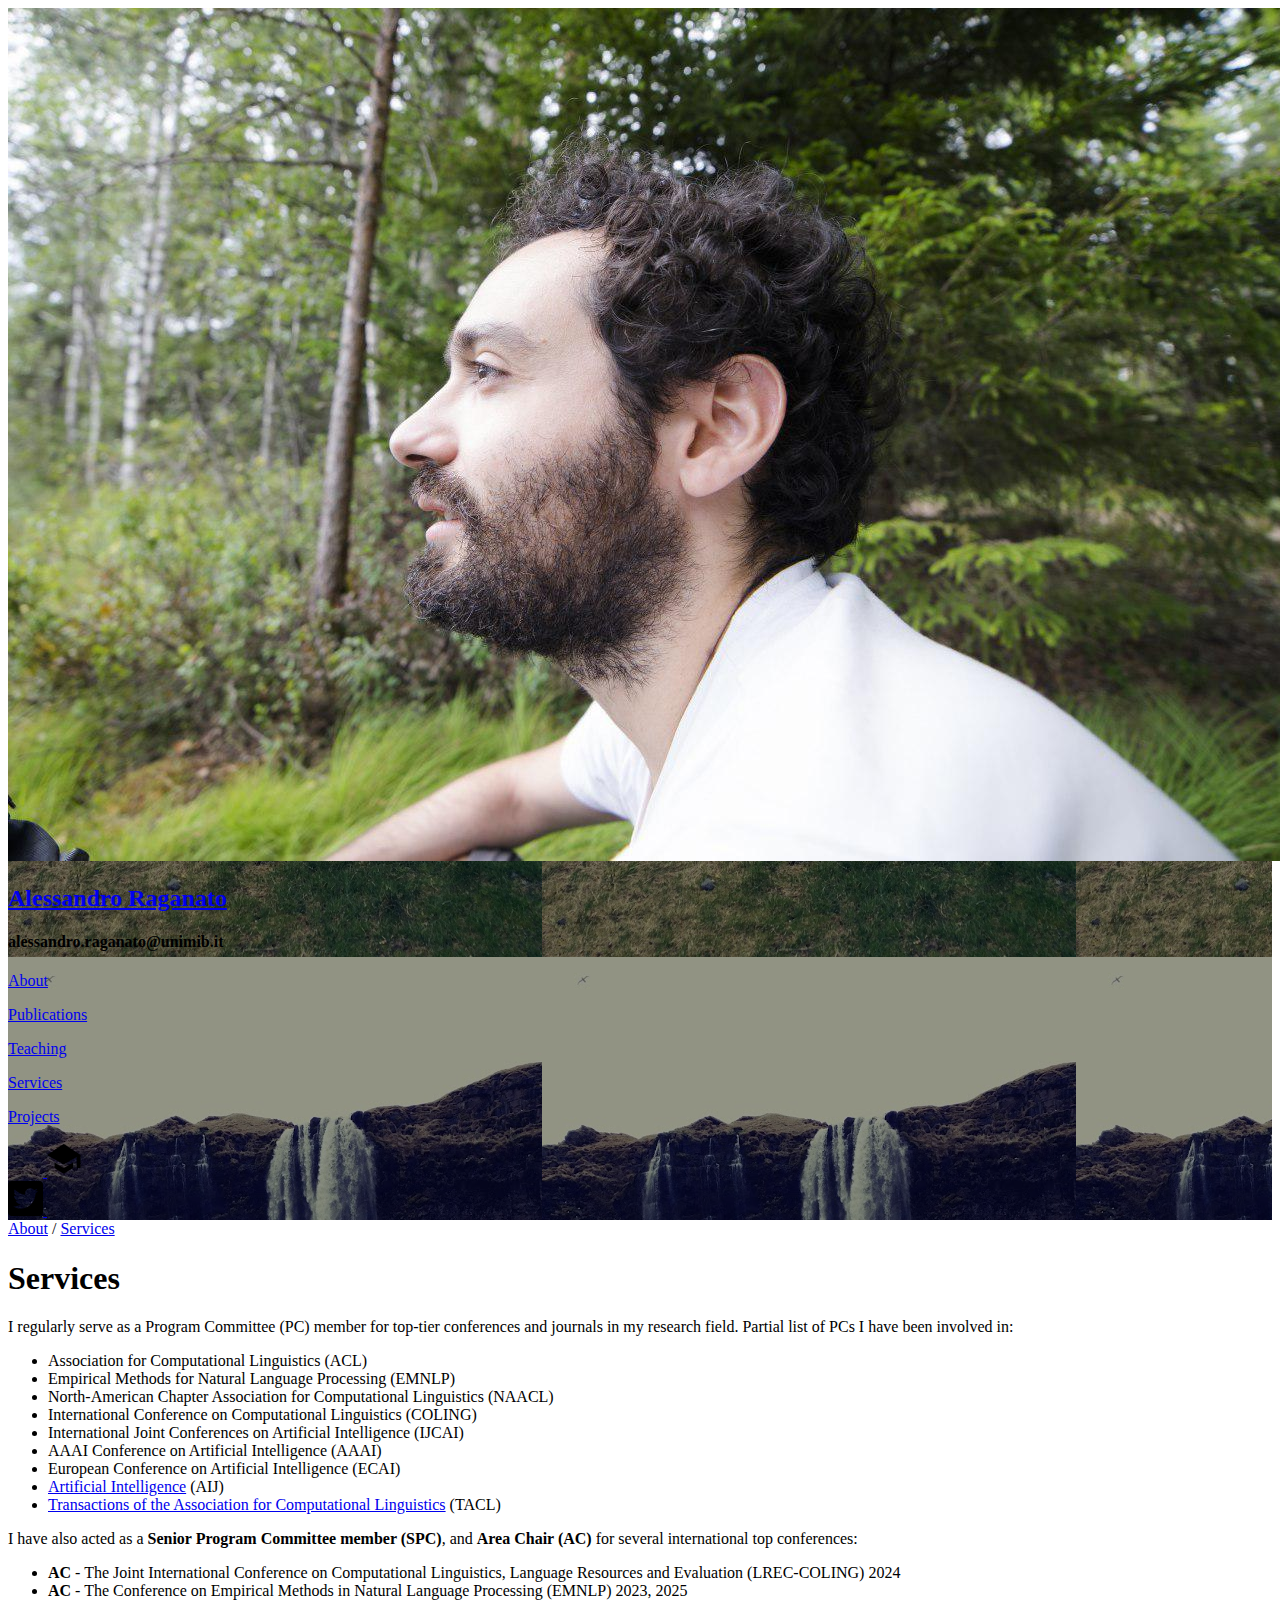
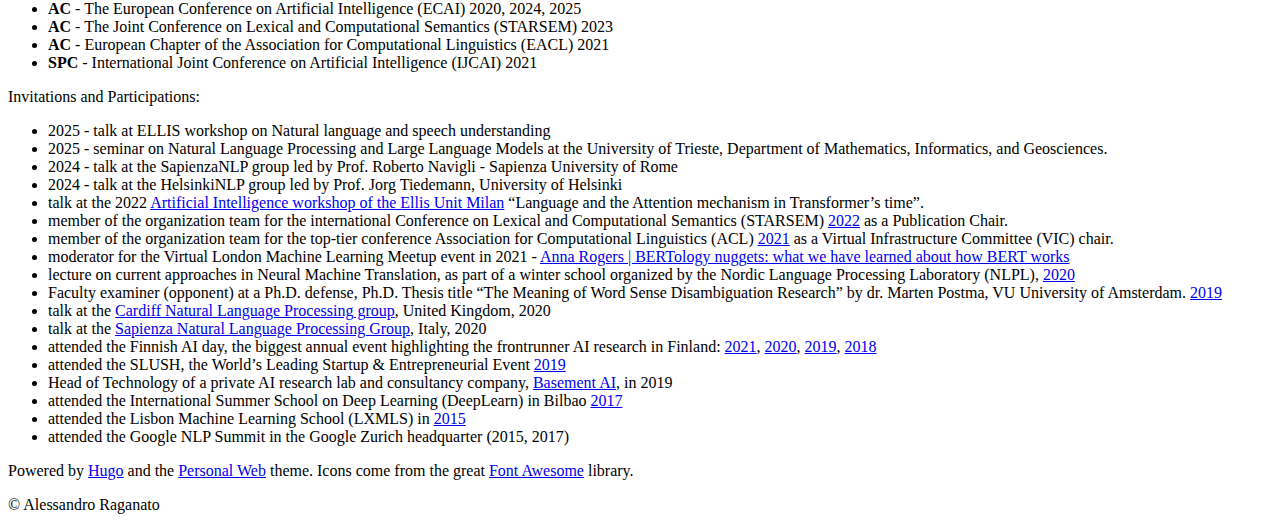
<file: services/index.html>
<!DOCTYPE html>
<html lang='en'><head>
  <title>Services - Alessandro Raganato</title>
  <link rel='canonical' href='https://raganato.github.io/services/' />
  <meta charset='utf-8'>
  <meta name='viewport' content='width=device-width, initial-scale=1' />
  <meta name='description' content='' />
  <meta name='theme-color' content='#FD3519' />
  

  <meta name="generator" content="Hugo 0.152.2">

  





<link rel="stylesheet" href="https://raganato.github.io/sass/style.min.ac3b29eee9e254302a04aca44260f19f19da7d1d3a16e2dbb3e8a152ad617046.css" integrity="sha256-rDsp7uniVDAqBKykQmDxnxnafR06FuLbs&#43;ihUq1hcEY=" media="screen">
<link rel="stylesheet" href="https://raganato.github.io/syntax.min.css" integrity="" media="screen">

  <meta property="og:url" content="https://raganato.github.io/services/">
  <meta property="og:site_name" content="Alessandro Raganato">
  <meta property="og:title" content="Services">
  <meta property="og:description" content="I regularly serve as a Program Committee (PC) member for top-tier conferences and journals in my research field. Partial list of PCs I have been involved in:
Association for Computational Linguistics (ACL) Empirical Methods for Natural Language Processing (EMNLP) North-American Chapter Association for Computational Linguistics (NAACL) International Conference on Computational Linguistics (COLING) International Joint Conferences on Artificial Intelligence (IJCAI) AAAI Conference on Artificial Intelligence (AAAI) European Conference on Artificial Intelligence (ECAI) Artificial Intelligence (AIJ) Transactions of the Association for Computational Linguistics (TACL) I have also acted as a Senior Program Committee member (SPC), and Area Chair (AC) for several international top conferences:">
  <meta property="og:locale" content="en_us">
  <meta property="og:type" content="website">

  
  <meta itemprop="name" content="Services">
  <meta itemprop="description" content="I regularly serve as a Program Committee (PC) member for top-tier conferences and journals in my research field. Partial list of PCs I have been involved in:
Association for Computational Linguistics (ACL) Empirical Methods for Natural Language Processing (EMNLP) North-American Chapter Association for Computational Linguistics (NAACL) International Conference on Computational Linguistics (COLING) International Joint Conferences on Artificial Intelligence (IJCAI) AAAI Conference on Artificial Intelligence (AAAI) European Conference on Artificial Intelligence (ECAI) Artificial Intelligence (AIJ) Transactions of the Association for Computational Linguistics (TACL) I have also acted as a Senior Program Committee member (SPC), and Area Chair (AC) for several international top conferences:">
  <meta itemprop="wordCount" content="483">
</head>
<body>

  <header style="background-image:linear-gradient(
      rgba(0,0,0,0.4),rgba(0,0,0,0.4)
    ),url(&#39;https://raganato.github.io/images/sidebar.jpg&#39;)">

  <div class="intro">
    <div class="logo-container">
      <a href="/">
        <img src='https://raganato.github.io/images/raganato.jpg' alt="Profile Designs" class="rounded-logo">
      </a>
    </div>
    <a href="/"><h2>Alessandro Raganato</h2></a>
    <h4>alessandro.raganato@unimib.it</h4>
    <div class="menu">
      

        <p>
            <a href="/about/">
                About
            </a>
        </p>

        <p>
            <a href="/publications/">
                Publications
            </a>
        </p>

        <p>
            <a href="/teaching/">
                Teaching
            </a>
        </p>

        <p>
            <a href="/services/">
                Services
            </a>
        </p>

        <p>
            <a href="/projects/">
                Projects
            </a>
        </p>

      
    </div>

  </div>

  <div class="socials">
      
  
    <a href="https://scholar.google.com/citations?user=aek0emAAAAAJ&amp;hl=en" class="social-link" target="_blank" rel="noopener" ><div class="icon">
  <svg width="35px" height="35px" viewBox="0 0 115 115" xmlns="http://www.w3.org/2000/svg" aria-hidden="true" role="img">
  
  </svg>
  <svg width="35px" height="35px" viewBox="0 0 25 25" xmlns="http://www.w3.org/2000/svg" aria-hidden="true" role="img"><title>Google Scholar icon</title>
  
  <path d="M10.93 2.045c-.547.366-3.22 2.14-5.938 3.945C2.272 7.794.05 9.286.05 9.304c0 .019.136.11.305.2.167.096 2.85 1.583 5.965 3.31l5.656 3.143.144-.074c.082-.04 2.169-1.232 4.642-2.642l4.493-2.568.027 7.947h2.668V9.319l-3.46-2.32c-4.664-3.124-8.392-5.586-8.484-5.606-.045-.008-.527.287-1.076.652M5.355 16.633l.014 2.005 3.31 1.987 3.31 1.982 3.337-2 3.332-2.005V16.62c0-1.092-.013-1.983-.027-1.983s-1.318.782-2.9 1.741l-3.306 1.996-.431.256-1.32-.791a604.12 604.12 0 0 1-3.286-1.979l-2.005-1.21c-.024-.008-.032.883-.027 1.983" />
  
  </svg>
</div>
</a>
  

  
    <a href="https://twitter.com/Ale_Raganato" class="social-link" target="_blank" rel="noopener" ><div class="icon">
  <svg width="35px" height="35px" viewBox="0 0 115 115" xmlns="http://www.w3.org/2000/svg" aria-hidden="true" role="img">
  
  <path d="M102.679 0H12.32C5.52 0 0 5.519 0 12.321v90.358C0 109.48 5.519 115 12.321 115h90.358c6.802 0 12.321-5.519 12.321-12.321V12.32C115 5.52 109.481 0 102.679 0zM90.126 40.763c.051.72.051 1.464.051 2.182 0 22.256-16.942 47.9-47.9 47.9-9.548 0-18.404-2.772-25.848-7.547 1.36.154 2.67.205 4.055.205 7.881 0 15.12-2.67 20.895-7.187-7.392-.154-13.604-5.006-15.735-11.68 2.593.385 4.929.385 7.598-.308a16.837 16.837 0 0 1-13.476-16.531v-.205a16.824 16.824 0 0 0 7.598 2.13 16.8 16.8 0 0 1-7.496-14.016c0-3.131.822-6.006 2.285-8.496a47.803 47.803 0 0 0 34.705 17.61c-2.387-11.424 6.161-20.69 16.429-20.69 4.851 0 9.215 2.027 12.296 5.313a32.99 32.99 0 0 0 10.678-4.056 16.792 16.792 0 0 1-7.393 9.267c3.389-.36 6.674-1.31 9.703-2.618a35.437 35.437 0 0 1-8.445 8.727z"/>
  
  </svg>
  <svg width="35px" height="35px" viewBox="0 0 25 25" xmlns="http://www.w3.org/2000/svg" aria-hidden="true" role="img"><title>Google Scholar icon</title>
  
  </svg>
</div>
</a>
  

  </div>

</header>


  <div class="content-wrapper">
    
      <div class="breadcrumb">
  



<span >
  <a href="https://raganato.github.io/">About</a>
   / 
</span>


<span  class="active">
  <a href="https://raganato.github.io/services/">Services</a>
  
</span>

</div>

    
    <main id="content" class="services">

  <h1 id="title"> Services</h1>
  <p><p>I regularly serve as a Program Committee (PC) member for top-tier conferences and journals in my research field. Partial list of PCs I have been involved in:</p>
<ul>
<li>Association for Computational Linguistics (ACL)</li>
<li>Empirical Methods for Natural Language Processing (EMNLP)</li>
<li>North-American Chapter Association for Computational Linguistics (NAACL)</li>
<li>International Conference on Computational Linguistics (COLING)</li>
<li>International Joint Conferences on Artificial Intelligence (IJCAI)</li>
<li>AAAI Conference on Artificial Intelligence (AAAI)</li>
<li>European Conference on Artificial Intelligence (ECAI)</li>
<li><a href="https://www.journals.elsevier.com/artificial-intelligence/">Artificial Intelligence</a> (AIJ)</li>
<li><a href="https://transacl.org/index.php/tacl">Transactions of the Association for Computational Linguistics</a> (TACL)</li>
</ul>
<p>I have also acted as a <strong>Senior Program Committee member (SPC)</strong>, and <strong>Area Chair (AC)</strong> for several international top conferences:</p>
<ul>
<li><strong>AC</strong> - The Joint International Conference on Computational Linguistics, Language Resources and
Evaluation (LREC-COLING) 2024</li>
<li><strong>AC</strong> - The Conference on Empirical Methods in Natural Language Processing (EMNLP) 2023, 2025</li>
<li><strong>AC</strong> - The European Conference on Artificial Intelligence (ECAI) 2020, 2024, 2025</li>
<li><strong>AC</strong> - The Joint Conference on Lexical and Computational Semantics (STARSEM) 2023</li>
<li><strong>AC</strong> - European Chapter of the Association for Computational Linguistics (EACL) 2021</li>
<li><strong>SPC</strong> - International Joint Conference on Artificial Intelligence (IJCAI) 2021</li>
</ul>
<p>Invitations and Participations:</p>
<ul>
<li>2025 - talk at ELLIS workshop on Natural language and speech understanding</li>
<li>2025 - seminar on Natural Language Processing and Large Language Models at the University of Trieste, Department of Mathematics, Informatics, and Geosciences.</li>
<li>2024 - talk at the SapienzaNLP group led by Prof. Roberto Navigli - Sapienza University of Rome</li>
<li>2024 - talk at the HelsinkiNLP group led by Prof. Jorg Tiedemann, University of Helsinki</li>
<li>talk at the 2022 <a href="https://cs.unibocconi.eu/events/ellismilan-artificial-intelligence-workshop">Artificial Intelligence workshop of the Ellis Unit Milan</a> &ldquo;Language and the Attention mechanism in Transformer&rsquo;s time&rdquo;.</li>
<li>member of the organization team for the international Conference on Lexical and Computational Semantics (STARSEM) <a href="https://sites.google.com/view/starsem2022/organization?authuser=0">2022</a> as a Publication Chair.</li>
<li>member of the organization team for the top-tier conference Association for Computational Linguistics (ACL) <a href="https://2021.aclweb.org/organization/committee/">2021</a> as a Virtual Infrastructure Committee (VIC) chair.</li>
<li>moderator for the Virtual London Machine Learning Meetup event in 2021 - <a href="https://www.meetup.com/London-Machine-Learning-Meetup/events/282427974/">Anna Rogers | BERTology nuggets: what we have learned about how BERT works</a></li>
<li>lecture on current approaches in Neural Machine Translation, as part of a winter school organized by the Nordic Language Processing Laboratory (NLPL), <a href="http://wiki.nlpl.eu/Community/training">2020</a></li>
<li>Faculty examiner (opponent) at a Ph.D. defense, Ph.D. Thesis title &ldquo;The Meaning of Word Sense Disambiguation Research&rdquo; by dr. Marten Postma, VU University of Amsterdam. <a href="http://www.cltl.nl/category/understanding-language-by-machines-ulm/ulm1/">2019</a></li>
<li>talk at the <a href="https://sites.google.com/view/cardiffnlp/home">Cardiff Natural Language Processing group</a>, United Kingdom, 2020</li>
<li>talk at the <a href="http://nlp.uniroma1.it/">Sapienza Natural Language Processing Group</a>, Italy, 2020</li>
<li>attended the Finnish AI day, the biggest annual event highlighting the frontrunner AI research in Finland: <a href="https://fcai.fi/ai-day-2021">2021</a>, <a href="https://fcai.fi/ai-day-2020">2020</a>, <a href="https://fcai.fi/ai-day-2019">2019</a>, <a href="https://fcai.fi/ai-day-2018">2018</a></li>
<li>attended the SLUSH, the World’s Leading Startup &amp; Entrepreneurial Event <a href="https://www.slush.org/">2019</a></li>
<li>Head of Technology of a private AI research lab and consultancy company, <a href="https://basement.ai/">Basement AI</a>, in 2019</li>
<li>attended the International Summer School on Deep Learning (DeepLearn) in Bilbao <a href="http://grammars.grlmc.com/DeepLearn2017/">2017</a></li>
<li>attended the Lisbon Machine Learning School (LXMLS) in <a href="http://lxmls.it.pt/2015/">2015</a></li>
<li>attended the Google NLP Summit in the Google Zurich headquarter (2015, 2017)</li>
</ul>
</p>
  <ul id="list">
    
  </ul>

    </main>
  </div>
  <footer>
    <div class="footer-wrapper">
      <p>Powered by <a href="https://gohugo.io/" target="_blank" rel="external">Hugo</a> and the <a href="https://github.com/bjacquemet/personal-web" target='_blank' rel="external">Personal Web</a> theme. Icons come from the great <a href="https://fontawesome.com/license" target="_blank" rel="external">Font Awesome</a> library.</p>
      <p>© Alessandro Raganato</p>
    </div>
  </footer>
  <link href="https://fonts.googleapis.com/css?family=Montserrat:500,600|Raleway:400,400i,600" rel="stylesheet">
  
</body>
</html>
</file>
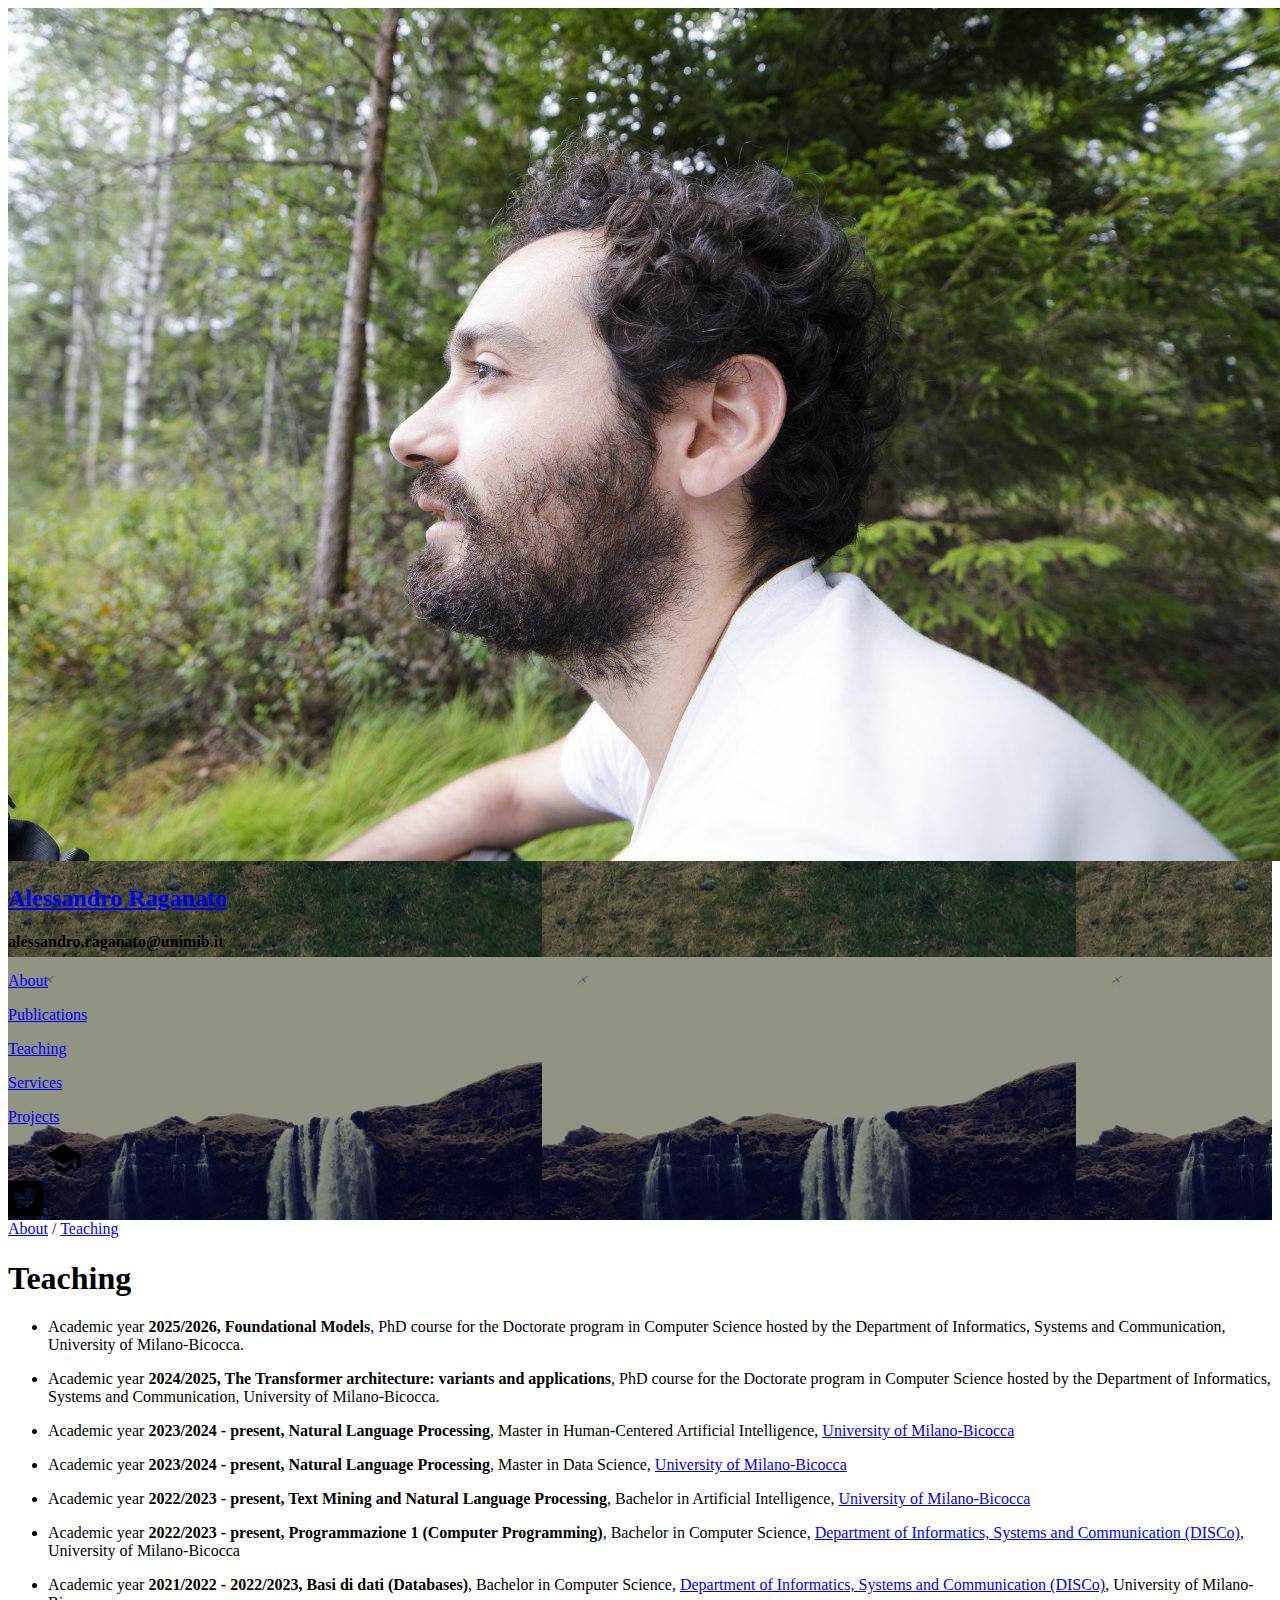
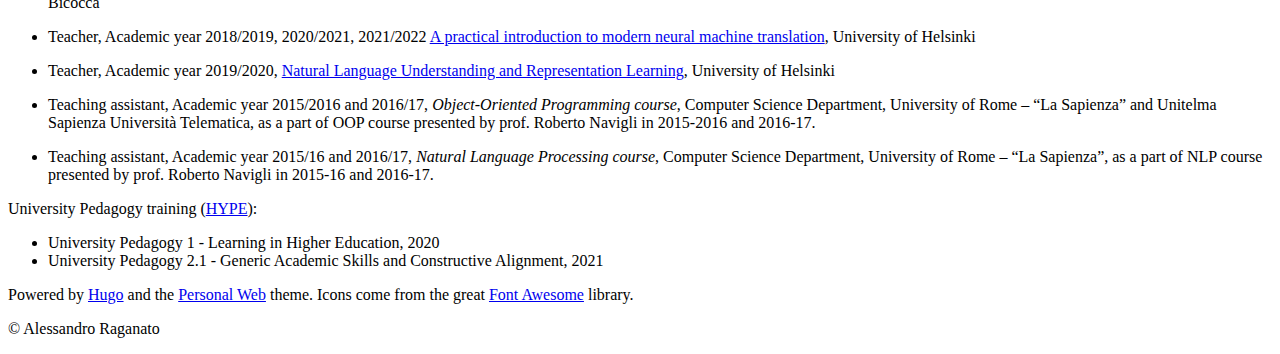
<file: teaching/index.html>
<!DOCTYPE html>
<html lang='en'><head>
  <title>Teaching - Alessandro Raganato</title>
  <link rel='canonical' href='https://raganato.github.io/teaching/' />
  <meta charset='utf-8'>
  <meta name='viewport' content='width=device-width, initial-scale=1' />
  <meta name='description' content='' />
  <meta name='theme-color' content='#FD3519' />
  

  <meta name="generator" content="Hugo 0.152.2">

  





<link rel="stylesheet" href="https://raganato.github.io/sass/style.min.ac3b29eee9e254302a04aca44260f19f19da7d1d3a16e2dbb3e8a152ad617046.css" integrity="sha256-rDsp7uniVDAqBKykQmDxnxnafR06FuLbs&#43;ihUq1hcEY=" media="screen">
<link rel="stylesheet" href="https://raganato.github.io/syntax.min.css" integrity="" media="screen">

  <meta property="og:url" content="https://raganato.github.io/teaching/">
  <meta property="og:site_name" content="Alessandro Raganato">
  <meta property="og:title" content="Teaching">
  <meta property="og:description" content="Academic year 2025/2026, Foundational Models, PhD course for the Doctorate program in Computer Science hosted by the Department of Informatics, Systems and Communication, University of Milano-Bicocca.
Academic year 2024/2025, The Transformer architecture: variants and applications, PhD course for the Doctorate program in Computer Science hosted by the Department of Informatics, Systems and Communication, University of Milano-Bicocca.
Academic year 2023/2024 - present, Natural Language Processing, Master in Human-Centered Artificial Intelligence, University of Milano-Bicocca">
  <meta property="og:locale" content="en_us">
  <meta property="og:type" content="website">

  
  <meta itemprop="name" content="Teaching">
  <meta itemprop="description" content="Academic year 2025/2026, Foundational Models, PhD course for the Doctorate program in Computer Science hosted by the Department of Informatics, Systems and Communication, University of Milano-Bicocca.
Academic year 2024/2025, The Transformer architecture: variants and applications, PhD course for the Doctorate program in Computer Science hosted by the Department of Informatics, Systems and Communication, University of Milano-Bicocca.
Academic year 2023/2024 - present, Natural Language Processing, Master in Human-Centered Artificial Intelligence, University of Milano-Bicocca">
  <meta itemprop="wordCount" content="279">
</head>
<body>

  <header style="background-image:linear-gradient(
      rgba(0,0,0,0.4),rgba(0,0,0,0.4)
    ),url(&#39;https://raganato.github.io/images/sidebar.jpg&#39;)">

  <div class="intro">
    <div class="logo-container">
      <a href="/">
        <img src='https://raganato.github.io/images/raganato.jpg' alt="Profile Designs" class="rounded-logo">
      </a>
    </div>
    <a href="/"><h2>Alessandro Raganato</h2></a>
    <h4>alessandro.raganato@unimib.it</h4>
    <div class="menu">
      

        <p>
            <a href="/about/">
                About
            </a>
        </p>

        <p>
            <a href="/publications/">
                Publications
            </a>
        </p>

        <p>
            <a href="/teaching/">
                Teaching
            </a>
        </p>

        <p>
            <a href="/services/">
                Services
            </a>
        </p>

        <p>
            <a href="/projects/">
                Projects
            </a>
        </p>

      
    </div>

  </div>

  <div class="socials">
      
  
    <a href="https://scholar.google.com/citations?user=aek0emAAAAAJ&amp;hl=en" class="social-link" target="_blank" rel="noopener" ><div class="icon">
  <svg width="35px" height="35px" viewBox="0 0 115 115" xmlns="http://www.w3.org/2000/svg" aria-hidden="true" role="img">
  
  </svg>
  <svg width="35px" height="35px" viewBox="0 0 25 25" xmlns="http://www.w3.org/2000/svg" aria-hidden="true" role="img"><title>Google Scholar icon</title>
  
  <path d="M10.93 2.045c-.547.366-3.22 2.14-5.938 3.945C2.272 7.794.05 9.286.05 9.304c0 .019.136.11.305.2.167.096 2.85 1.583 5.965 3.31l5.656 3.143.144-.074c.082-.04 2.169-1.232 4.642-2.642l4.493-2.568.027 7.947h2.668V9.319l-3.46-2.32c-4.664-3.124-8.392-5.586-8.484-5.606-.045-.008-.527.287-1.076.652M5.355 16.633l.014 2.005 3.31 1.987 3.31 1.982 3.337-2 3.332-2.005V16.62c0-1.092-.013-1.983-.027-1.983s-1.318.782-2.9 1.741l-3.306 1.996-.431.256-1.32-.791a604.12 604.12 0 0 1-3.286-1.979l-2.005-1.21c-.024-.008-.032.883-.027 1.983" />
  
  </svg>
</div>
</a>
  

  
    <a href="https://twitter.com/Ale_Raganato" class="social-link" target="_blank" rel="noopener" ><div class="icon">
  <svg width="35px" height="35px" viewBox="0 0 115 115" xmlns="http://www.w3.org/2000/svg" aria-hidden="true" role="img">
  
  <path d="M102.679 0H12.32C5.52 0 0 5.519 0 12.321v90.358C0 109.48 5.519 115 12.321 115h90.358c6.802 0 12.321-5.519 12.321-12.321V12.32C115 5.52 109.481 0 102.679 0zM90.126 40.763c.051.72.051 1.464.051 2.182 0 22.256-16.942 47.9-47.9 47.9-9.548 0-18.404-2.772-25.848-7.547 1.36.154 2.67.205 4.055.205 7.881 0 15.12-2.67 20.895-7.187-7.392-.154-13.604-5.006-15.735-11.68 2.593.385 4.929.385 7.598-.308a16.837 16.837 0 0 1-13.476-16.531v-.205a16.824 16.824 0 0 0 7.598 2.13 16.8 16.8 0 0 1-7.496-14.016c0-3.131.822-6.006 2.285-8.496a47.803 47.803 0 0 0 34.705 17.61c-2.387-11.424 6.161-20.69 16.429-20.69 4.851 0 9.215 2.027 12.296 5.313a32.99 32.99 0 0 0 10.678-4.056 16.792 16.792 0 0 1-7.393 9.267c3.389-.36 6.674-1.31 9.703-2.618a35.437 35.437 0 0 1-8.445 8.727z"/>
  
  </svg>
  <svg width="35px" height="35px" viewBox="0 0 25 25" xmlns="http://www.w3.org/2000/svg" aria-hidden="true" role="img"><title>Google Scholar icon</title>
  
  </svg>
</div>
</a>
  

  </div>

</header>


  <div class="content-wrapper">
    
      <div class="breadcrumb">
  



<span >
  <a href="https://raganato.github.io/">About</a>
   / 
</span>


<span  class="active">
  <a href="https://raganato.github.io/teaching/">Teaching</a>
  
</span>

</div>

    
    <main id="content" class="teaching">

  <h1 id="title"> Teaching</h1>
  <p><ul>
<li>
<p>Academic year <strong>2025/2026, Foundational Models</strong>, PhD course for the Doctorate program in Computer Science hosted by the Department of Informatics, Systems and Communication, University of Milano-Bicocca.</p>
</li>
<li>
<p>Academic year <strong>2024/2025, The Transformer architecture: variants and applications</strong>, PhD course for the Doctorate program in Computer Science hosted by the Department of Informatics, Systems and Communication, University of Milano-Bicocca.</p>
</li>
<li>
<p>Academic year <strong>2023/2024 - present, Natural Language Processing</strong>, Master in Human-Centered Artificial Intelligence, <a href="https://hcai.cdl.unimi.it/en">University of Milano-Bicocca</a></p>
</li>
<li>
<p>Academic year <strong>2023/2024 - present, Natural Language Processing</strong>, Master in Data Science, <a href="https://www.unimib.it/graduate/data-science">University of Milano-Bicocca</a></p>
</li>
<li>
<p>Academic year <strong>2022/2023 - present, Text Mining and Natural Language Processing</strong>, Bachelor in Artificial Intelligence, <a href="https://bai.unipv.it/">University of Milano-Bicocca</a></p>
</li>
<li>
<p>Academic year <strong>2022/2023 - present, Programmazione 1 (Computer Programming)</strong>, Bachelor in Computer Science, <a href="https://www.disco.unimib.it/">Department of Informatics, Systems and Communication (DISCo)</a>, University of Milano-Bicocca</p>
</li>
<li>
<p>Academic year <strong>2021/2022 - 2022/2023, Basi di dati (Databases)</strong>, Bachelor in Computer Science, <a href="https://www.disco.unimib.it/">Department of Informatics, Systems and Communication (DISCo)</a>, University of Milano-Bicocca</p>
</li>
<li>
<p>Teacher, Academic year 2018/2019, 2020/2021, 2021/2022  <a href="https://courses.helsinki.fi/en/lda-t3115/128148821">A practical introduction to modern neural machine translation</a>, University of Helsinki</p>
</li>
<li>
<p>Teacher, Academic year 2019/2020, <a href="https://courses.helsinki.fi/en/lda-t3115/130806390">Natural Language Understanding and Representation Learning</a>, University of Helsinki</p>
</li>
<li>
<p>Teaching assistant, Academic year 2015/2016 and 2016/17, <em>Object-Oriented Programming course</em>, Computer Science Department, University of Rome – “La Sapienza” and Unitelma Sapienza Università Telematica, as a part of OOP course presented by prof. Roberto Navigli in 2015-2016 and 2016-17.</p>
</li>
<li>
<p>Teaching assistant, Academic year 2015/16 and 2016/17, <em>Natural Language Processing course</em>, Computer Science Department, University of Rome – “La Sapienza”, as a part of NLP course presented by prof. Roberto Navigli in 2015-16 and 2016-17.</p>
</li>
</ul>
<p>University Pedagogy training (<a href="https://www2.helsinki.fi/en/centre-for-university-teaching-and-learning-hype">HYPE</a>):</p>
<ul>
<li>University Pedagogy 1 - Learning in Higher Education, 2020</li>
<li>University Pedagogy 2.1 - Generic Academic Skills and Constructive Alignment, 2021</li>
</ul>
</p>
  <ul id="list">
    
  </ul>

    </main>
  </div>
  <footer>
    <div class="footer-wrapper">
      <p>Powered by <a href="https://gohugo.io/" target="_blank" rel="external">Hugo</a> and the <a href="https://github.com/bjacquemet/personal-web" target='_blank' rel="external">Personal Web</a> theme. Icons come from the great <a href="https://fontawesome.com/license" target="_blank" rel="external">Font Awesome</a> library.</p>
      <p>© Alessandro Raganato</p>
    </div>
  </footer>
  <link href="https://fonts.googleapis.com/css?family=Montserrat:500,600|Raleway:400,400i,600" rel="stylesheet">
  
</body>
</html>
</file>
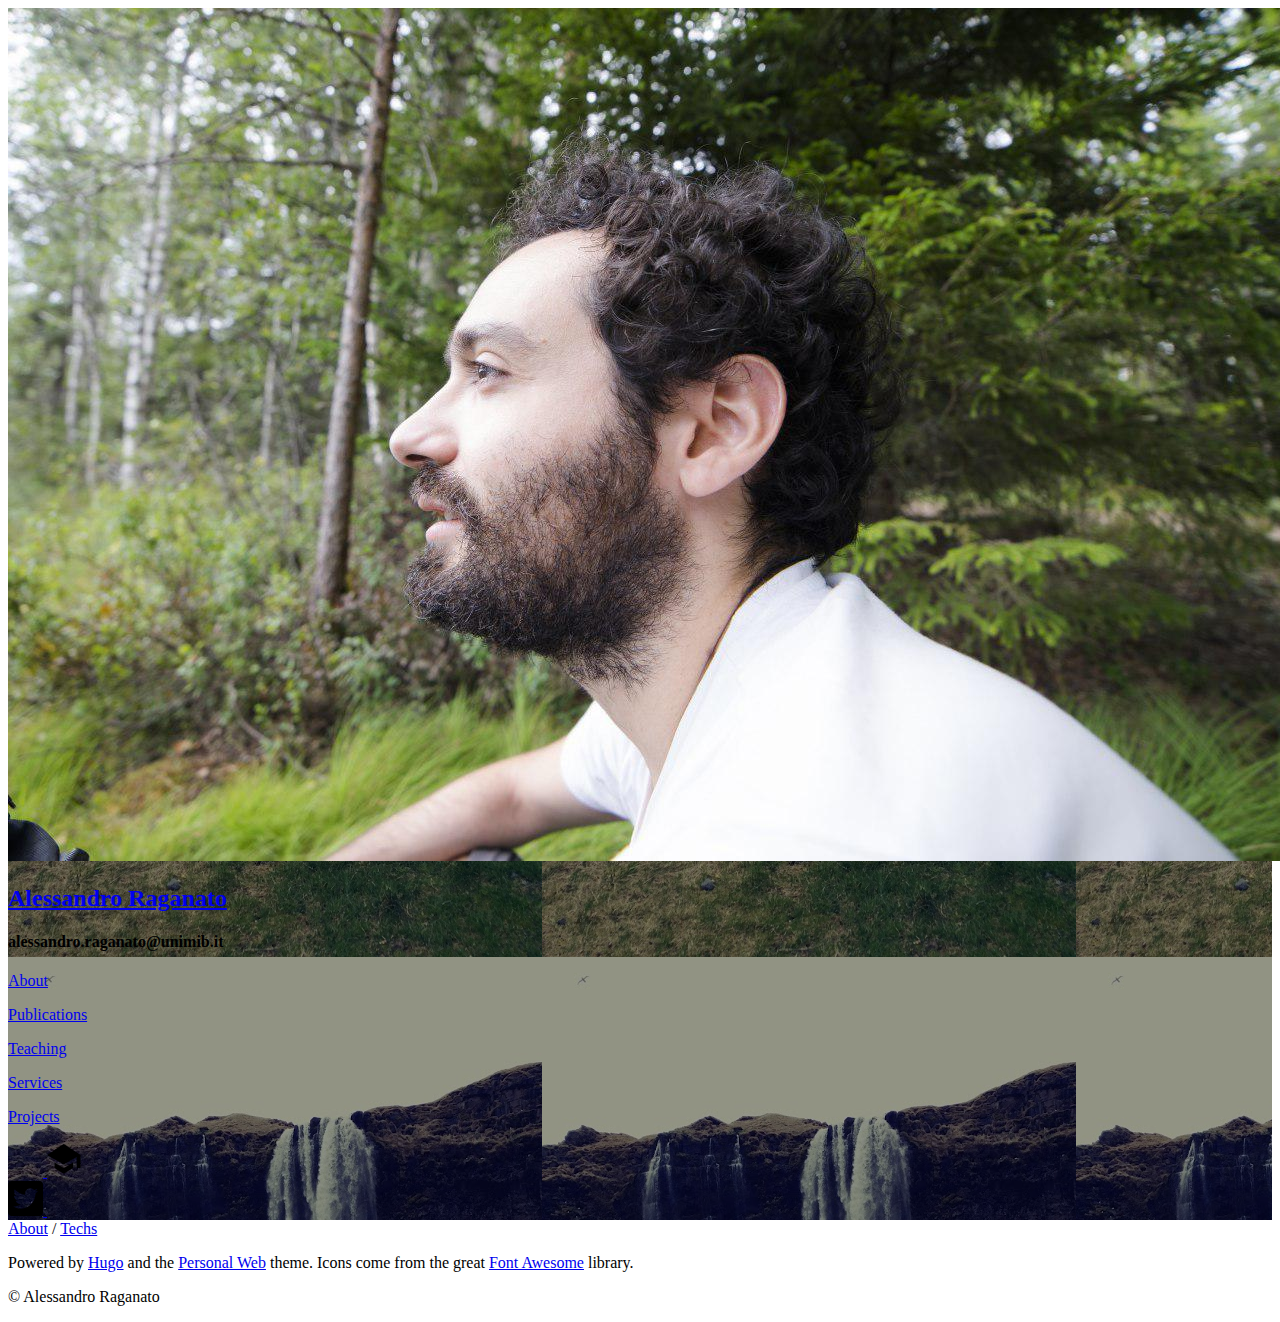
<file: techs/index.html>
<!DOCTYPE html>
<html lang='en'><head>
  <title> - Alessandro Raganato</title>
  <link rel='canonical' href='https://raganato.github.io/techs/' />
  <meta charset='utf-8'>
  <meta name='viewport' content='width=device-width, initial-scale=1' />
  <meta name='description' content='' />
  <meta name='theme-color' content='#FD3519' />
  

  <meta name="generator" content="Hugo 0.152.2">

  





<link rel="stylesheet" href="https://raganato.github.io/sass/style.min.ac3b29eee9e254302a04aca44260f19f19da7d1d3a16e2dbb3e8a152ad617046.css" integrity="sha256-rDsp7uniVDAqBKykQmDxnxnafR06FuLbs&#43;ihUq1hcEY=" media="screen">
<link rel="stylesheet" href="https://raganato.github.io/syntax.min.css" integrity="" media="screen">

  <meta property="og:url" content="https://raganato.github.io/techs/">
  <meta property="og:site_name" content="Alessandro Raganato">
  <meta property="og:title" content="Techs">
  <meta property="og:locale" content="en_us">
  <meta property="og:type" content="website">

  
  <meta itemprop="name" content="Techs">
</head>
<body>

  <header style="background-image:linear-gradient(
      rgba(0,0,0,0.4),rgba(0,0,0,0.4)
    ),url(&#39;https://raganato.github.io/images/sidebar.jpg&#39;)">

  <div class="intro">
    <div class="logo-container">
      <a href="/">
        <img src='https://raganato.github.io/images/raganato.jpg' alt="Profile Designs" class="rounded-logo">
      </a>
    </div>
    <a href="/"><h2>Alessandro Raganato</h2></a>
    <h4>alessandro.raganato@unimib.it</h4>
    <div class="menu">
      

        <p>
            <a href="/about/">
                About
            </a>
        </p>

        <p>
            <a href="/publications/">
                Publications
            </a>
        </p>

        <p>
            <a href="/teaching/">
                Teaching
            </a>
        </p>

        <p>
            <a href="/services/">
                Services
            </a>
        </p>

        <p>
            <a href="/projects/">
                Projects
            </a>
        </p>

      
    </div>

  </div>

  <div class="socials">
      
  
    <a href="https://scholar.google.com/citations?user=aek0emAAAAAJ&amp;hl=en" class="social-link" target="_blank" rel="noopener" ><div class="icon">
  <svg width="35px" height="35px" viewBox="0 0 115 115" xmlns="http://www.w3.org/2000/svg" aria-hidden="true" role="img">
  
  </svg>
  <svg width="35px" height="35px" viewBox="0 0 25 25" xmlns="http://www.w3.org/2000/svg" aria-hidden="true" role="img"><title>Google Scholar icon</title>
  
  <path d="M10.93 2.045c-.547.366-3.22 2.14-5.938 3.945C2.272 7.794.05 9.286.05 9.304c0 .019.136.11.305.2.167.096 2.85 1.583 5.965 3.31l5.656 3.143.144-.074c.082-.04 2.169-1.232 4.642-2.642l4.493-2.568.027 7.947h2.668V9.319l-3.46-2.32c-4.664-3.124-8.392-5.586-8.484-5.606-.045-.008-.527.287-1.076.652M5.355 16.633l.014 2.005 3.31 1.987 3.31 1.982 3.337-2 3.332-2.005V16.62c0-1.092-.013-1.983-.027-1.983s-1.318.782-2.9 1.741l-3.306 1.996-.431.256-1.32-.791a604.12 604.12 0 0 1-3.286-1.979l-2.005-1.21c-.024-.008-.032.883-.027 1.983" />
  
  </svg>
</div>
</a>
  

  
    <a href="https://twitter.com/Ale_Raganato" class="social-link" target="_blank" rel="noopener" ><div class="icon">
  <svg width="35px" height="35px" viewBox="0 0 115 115" xmlns="http://www.w3.org/2000/svg" aria-hidden="true" role="img">
  
  <path d="M102.679 0H12.32C5.52 0 0 5.519 0 12.321v90.358C0 109.48 5.519 115 12.321 115h90.358c6.802 0 12.321-5.519 12.321-12.321V12.32C115 5.52 109.481 0 102.679 0zM90.126 40.763c.051.72.051 1.464.051 2.182 0 22.256-16.942 47.9-47.9 47.9-9.548 0-18.404-2.772-25.848-7.547 1.36.154 2.67.205 4.055.205 7.881 0 15.12-2.67 20.895-7.187-7.392-.154-13.604-5.006-15.735-11.68 2.593.385 4.929.385 7.598-.308a16.837 16.837 0 0 1-13.476-16.531v-.205a16.824 16.824 0 0 0 7.598 2.13 16.8 16.8 0 0 1-7.496-14.016c0-3.131.822-6.006 2.285-8.496a47.803 47.803 0 0 0 34.705 17.61c-2.387-11.424 6.161-20.69 16.429-20.69 4.851 0 9.215 2.027 12.296 5.313a32.99 32.99 0 0 0 10.678-4.056 16.792 16.792 0 0 1-7.393 9.267c3.389-.36 6.674-1.31 9.703-2.618a35.437 35.437 0 0 1-8.445 8.727z"/>
  
  </svg>
  <svg width="35px" height="35px" viewBox="0 0 25 25" xmlns="http://www.w3.org/2000/svg" aria-hidden="true" role="img"><title>Google Scholar icon</title>
  
  </svg>
</div>
</a>
  

  </div>

</header>


  <div class="content-wrapper">
    
      <div class="breadcrumb">
  



<span >
  <a href="https://raganato.github.io/">About</a>
   / 
</span>


<span  class="active">
  <a href="https://raganato.github.io/techs/">Techs</a>
  
</span>

</div>

    
    <main id="content" class="techs">

  
  <ul id="all-tags">
    
</ul>

    </main>
  </div>
  <footer>
    <div class="footer-wrapper">
      <p>Powered by <a href="https://gohugo.io/" target="_blank" rel="external">Hugo</a> and the <a href="https://github.com/bjacquemet/personal-web" target='_blank' rel="external">Personal Web</a> theme. Icons come from the great <a href="https://fontawesome.com/license" target="_blank" rel="external">Font Awesome</a> library.</p>
      <p>© Alessandro Raganato</p>
    </div>
  </footer>
  <link href="https://fonts.googleapis.com/css?family=Montserrat:500,600|Raleway:400,400i,600" rel="stylesheet">
  
</body>
</html>
</file>
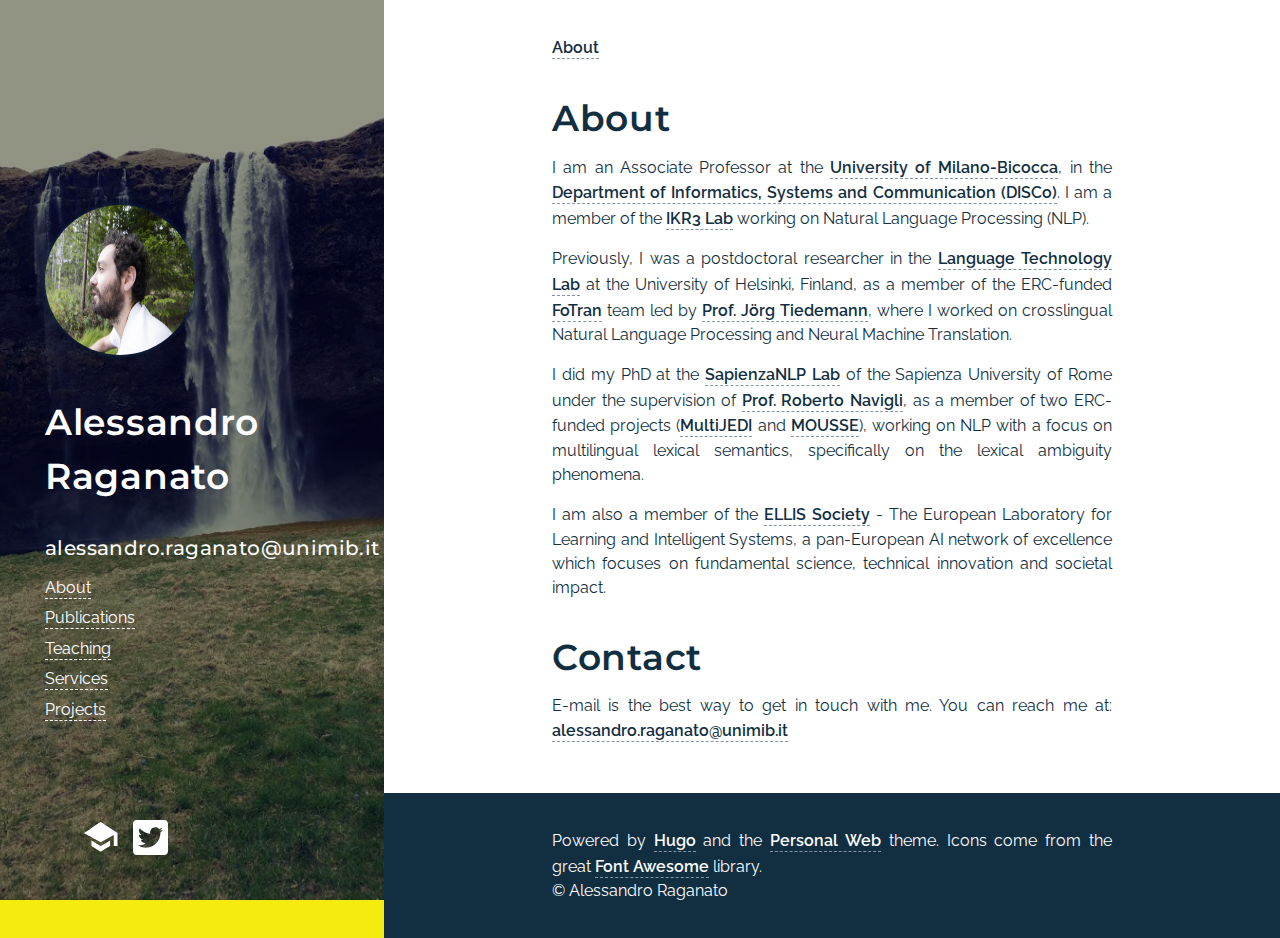
<file: public/about/index.html>
<!DOCTYPE html><html><head><title>https://raganato.github.io/</title><link rel="canonical" href="https://raganato.github.io/"/><meta name="robots" content="noindex"><meta charset="utf-8" /><meta http-equiv="refresh" content="0; url=https://raganato.github.io/" /></head></html>
</file>
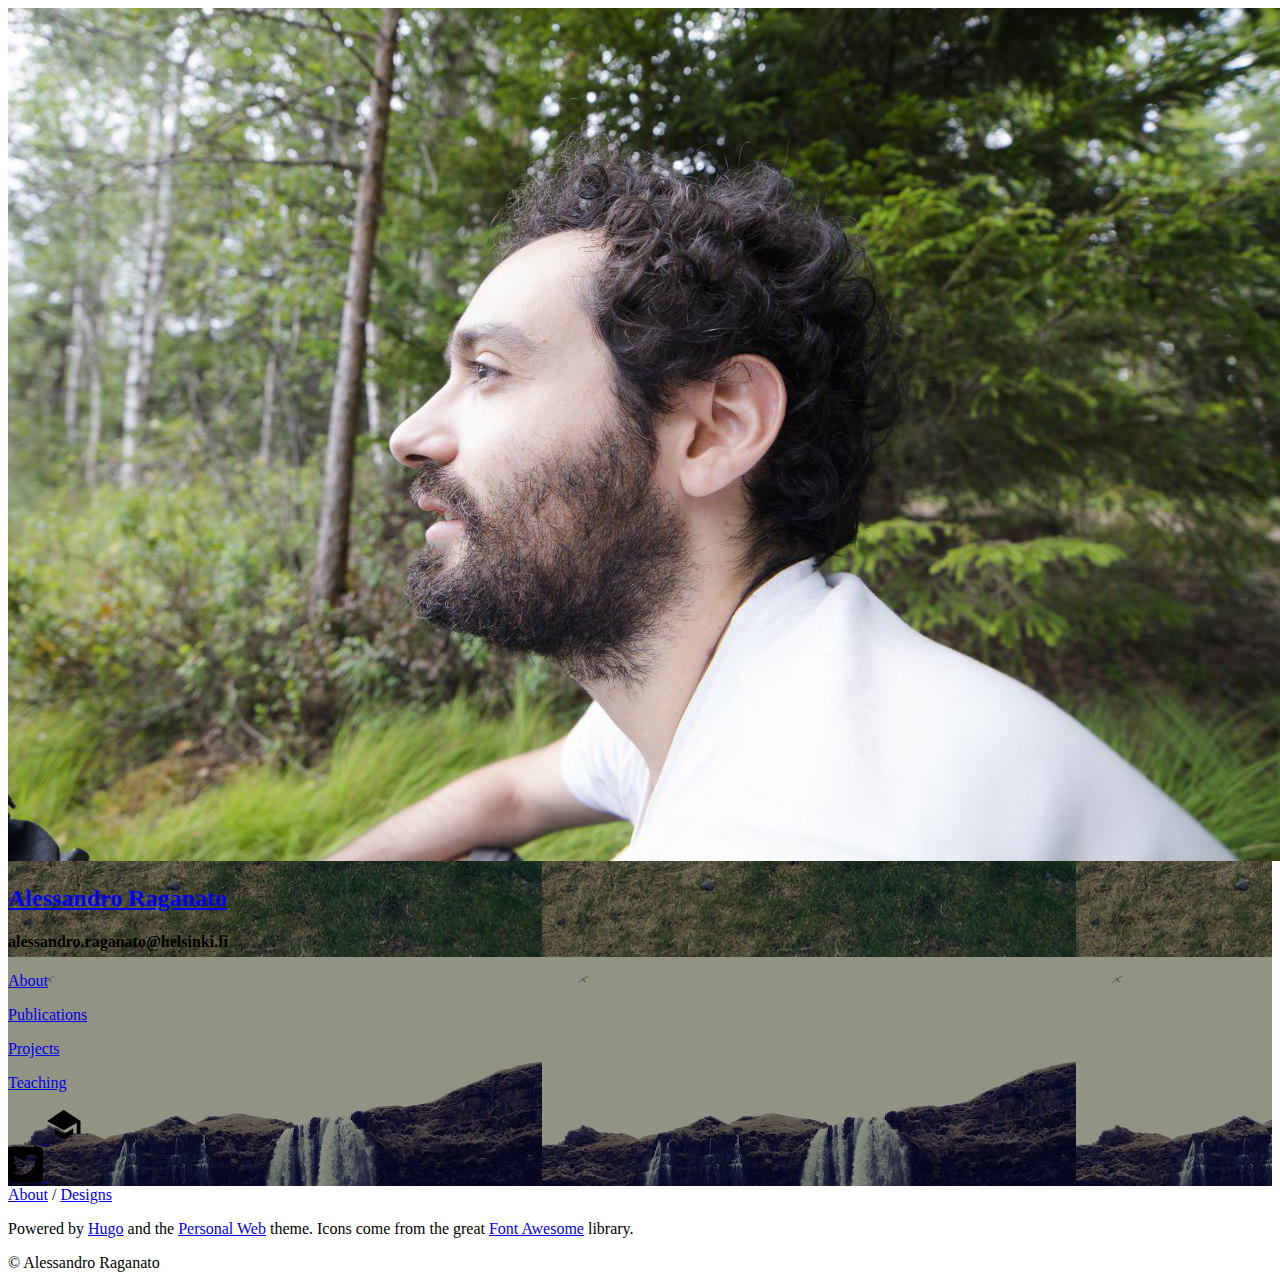
<file: public/designs/index.html>
<!DOCTYPE html>
<html lang='en'><head>
  <title> - Alessandro Raganato</title>
  <link rel='canonical' href='https://raganato.github.io/designs/' />
  <meta charset='utf-8'>
  <meta name='viewport' content='width=device-width, initial-scale=1' />
  <meta name='description' content='' />
  <meta name='theme-color' content='#FD3519' />
  

  <meta name="generator" content="Hugo 0.79.0" />

  





<link rel="stylesheet" href="https://raganato.github.io/sass/style.min.8a1658d134a4b54730b66789206b2cf14c1b006a6de3f3fde6302f925b6e01f5.css" integrity="sha256-ihZY0TSktUcwtmeJIGss8UwbAGpt4/P95jAvkltuAfU=" media="screen">
<link rel="stylesheet" href="https://raganato.github.io/syntax.min.css" integrity="" media="screen">

  <meta property="og:title" content="Designs" />
<meta property="og:description" content="" />
<meta property="og:type" content="website" />
<meta property="og:url" content="https://raganato.github.io/designs/" />


  <meta itemprop="name" content="Designs">
<meta itemprop="description" content="">

</head>
<body>

  <header style="background-image:linear-gradient(
      rgba(0,0,0,0.4),rgba(0,0,0,0.4)
    ),url(&#39;https://raganato.github.io/images/sidebar.jpg&#39;)">

  <div class="intro">
    <div class="logo-container">
      <a href="/">
        <img src='https://raganato.github.io/images/raganato.jpg' alt="Profile Techs" class="rounded-logo">
      </a>
    </div>
    <a href="/"><h2>Alessandro Raganato</h2></a>
    <h4>alessandro.raganato@helsinki.fi</h4>
    <div class="menu">
      

        <p>
            <a href="/about/">
                About
            </a>
        </p>

        <p>
            <a href="/publications/">
                Publications
            </a>
        </p>

        <p>
            <a href="/projects/">
                Projects
            </a>
        </p>

        <p>
            <a href="/teaching/">
                Teaching
            </a>
        </p>

      
    </div>

  </div>

  <div class="socials">
      
  
    <a href="https://scholar.google.com/citations?user=aek0emAAAAAJ&amp;hl=en" class="social-link" target="_blank" rel="noopener" ><div class="icon">
  <svg width="35px" height="35px" viewBox="0 0 115 115" xmlns="http://www.w3.org/2000/svg" aria-hidden="true" role="img">
  
  </svg>
  <svg width="35px" height="35px" viewBox="0 0 25 25" xmlns="http://www.w3.org/2000/svg" aria-hidden="true" role="img"><title>Google Scholar icon</title>
  
  <path d="M10.93 2.045c-.547.366-3.22 2.14-5.938 3.945C2.272 7.794.05 9.286.05 9.304c0 .019.136.11.305.2.167.096 2.85 1.583 5.965 3.31l5.656 3.143.144-.074c.082-.04 2.169-1.232 4.642-2.642l4.493-2.568.027 7.947h2.668V9.319l-3.46-2.32c-4.664-3.124-8.392-5.586-8.484-5.606-.045-.008-.527.287-1.076.652M5.355 16.633l.014 2.005 3.31 1.987 3.31 1.982 3.337-2 3.332-2.005V16.62c0-1.092-.013-1.983-.027-1.983s-1.318.782-2.9 1.741l-3.306 1.996-.431.256-1.32-.791a604.12 604.12 0 0 1-3.286-1.979l-2.005-1.21c-.024-.008-.032.883-.027 1.983" />
  
  </svg>
</div>
</a>
  

  
    <a href="https://twitter.com/Ale_Raganato" class="social-link" target="_blank" rel="noopener" ><div class="icon">
  <svg width="35px" height="35px" viewBox="0 0 115 115" xmlns="http://www.w3.org/2000/svg" aria-hidden="true" role="img">
  
  <path d="M102.679 0H12.32C5.52 0 0 5.519 0 12.321v90.358C0 109.48 5.519 115 12.321 115h90.358c6.802 0 12.321-5.519 12.321-12.321V12.32C115 5.52 109.481 0 102.679 0zM90.126 40.763c.051.72.051 1.464.051 2.182 0 22.256-16.942 47.9-47.9 47.9-9.548 0-18.404-2.772-25.848-7.547 1.36.154 2.67.205 4.055.205 7.881 0 15.12-2.67 20.895-7.187-7.392-.154-13.604-5.006-15.735-11.68 2.593.385 4.929.385 7.598-.308a16.837 16.837 0 0 1-13.476-16.531v-.205a16.824 16.824 0 0 0 7.598 2.13 16.8 16.8 0 0 1-7.496-14.016c0-3.131.822-6.006 2.285-8.496a47.803 47.803 0 0 0 34.705 17.61c-2.387-11.424 6.161-20.69 16.429-20.69 4.851 0 9.215 2.027 12.296 5.313a32.99 32.99 0 0 0 10.678-4.056 16.792 16.792 0 0 1-7.393 9.267c3.389-.36 6.674-1.31 9.703-2.618a35.437 35.437 0 0 1-8.445 8.727z"/>
  
  </svg>
  <svg width="35px" height="35px" viewBox="0 0 25 25" xmlns="http://www.w3.org/2000/svg" aria-hidden="true" role="img"><title>Google Scholar icon</title>
  
  </svg>
</div>
</a>
  

  </div>

</header>


  <div class="content-wrapper">
    
      <div class="breadcrumb">
  



<span >
  <a href="https://raganato.github.io/">About</a>
   / 
</span>


<span  class="active">
  <a href="https://raganato.github.io/designs/">Designs</a>
  
</span>

</div>

    
    <main id="content" class="designs">

  
  <ul id="all-tags">
    
</ul>

    </main>
  </div>
  <footer>
    <div class="footer-wrapper">
      <p>Powered by <a href="https://gohugo.io/" target="_blank" rel="external">Hugo</a> and the <a href="https://github.com/bjacquemet/personal-web" target='_blank' rel="external">Personal Web</a> theme. Icons come from the great <a href="https://fontawesome.com/license" target="_blank" rel="external">Font Awesome</a> library.</p>
      <p>© Alessandro Raganato</p>
    </div>
  </footer>
  <link href="https://fonts.googleapis.com/css?family=Montserrat:500,600|Raleway:400,400i,600" rel="stylesheet">
  
</body>
</html>
</file>
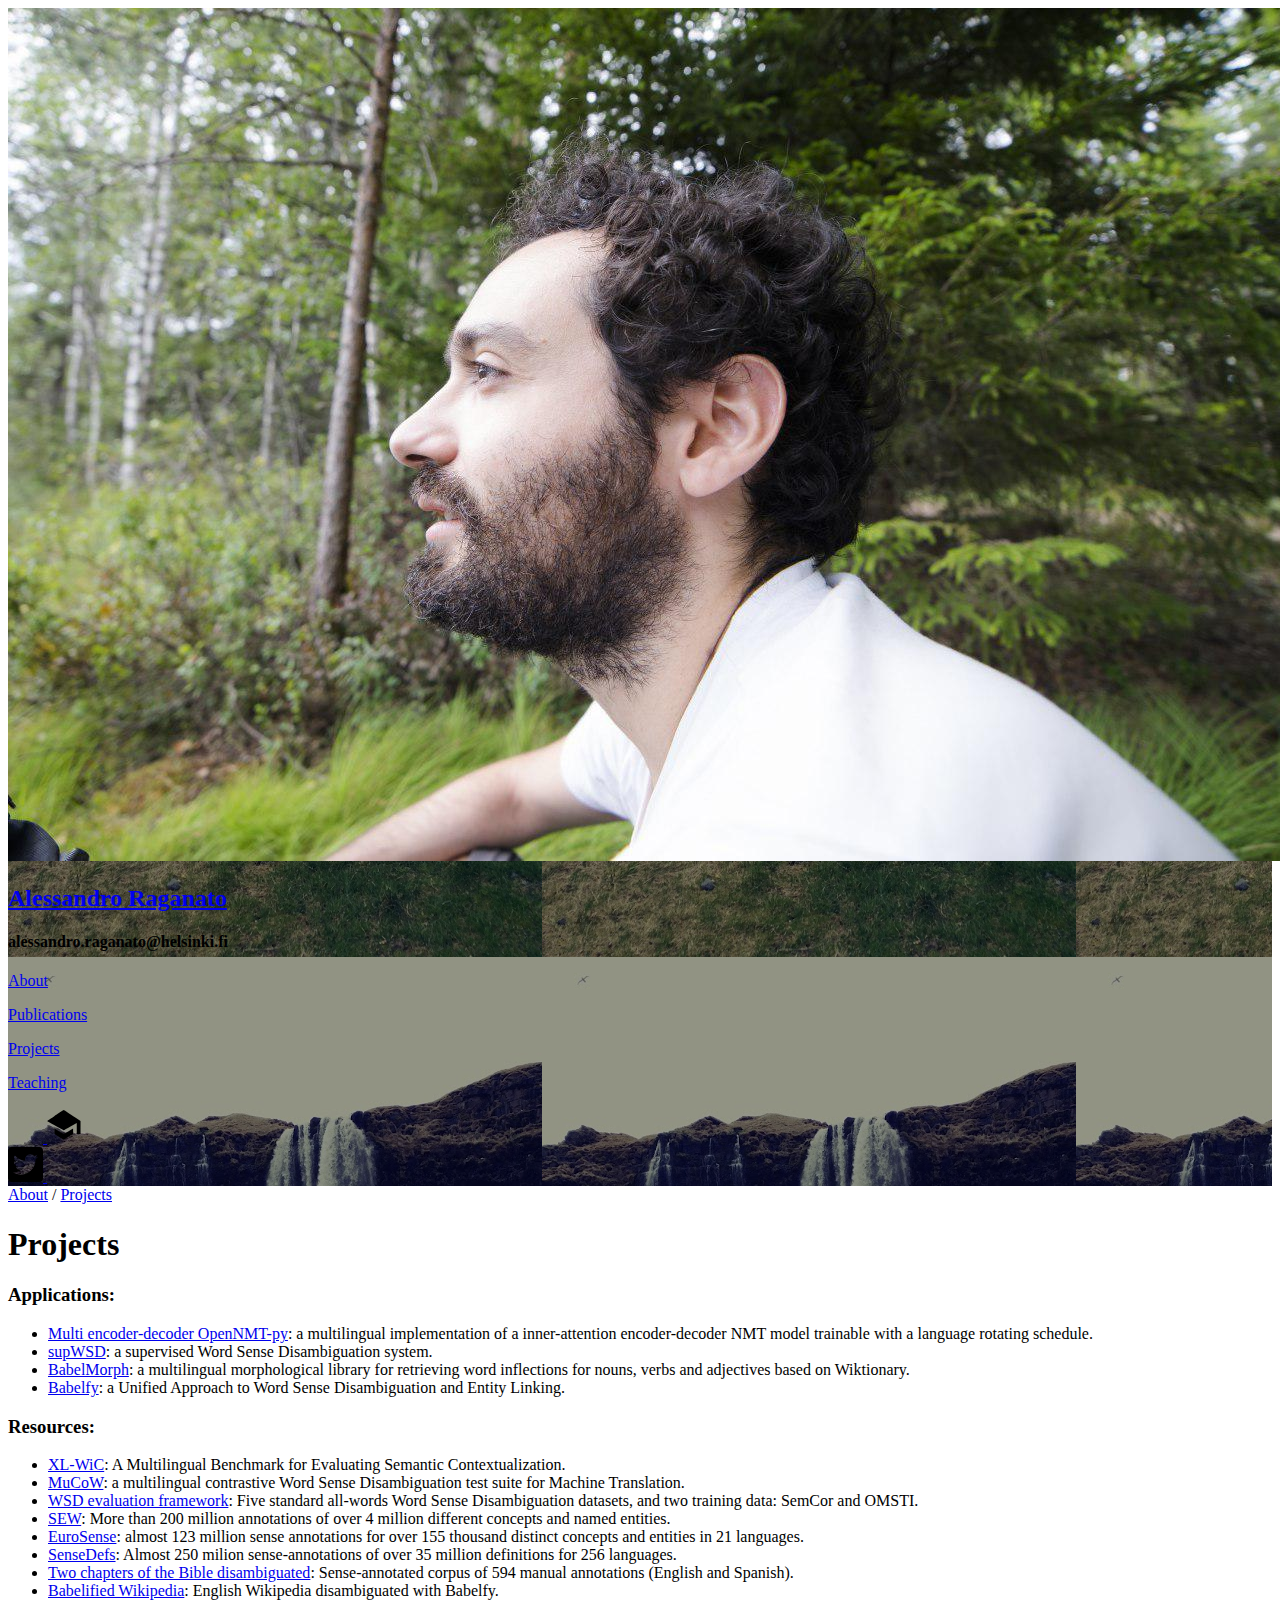
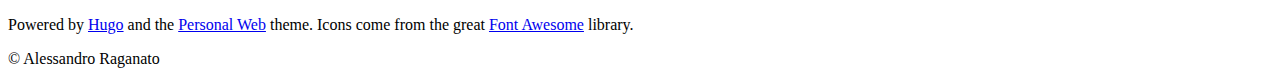
<file: public/projects/index.html>
<!DOCTYPE html>
<html lang='en'><head>
  <title>Projects - Alessandro Raganato</title>
  <link rel='canonical' href='https://raganato.github.io/projects/' />
  <meta charset='utf-8'>
  <meta name='viewport' content='width=device-width, initial-scale=1' />
  <meta name='description' content='' />
  <meta name='theme-color' content='#FD3519' />
  

  <meta name="generator" content="Hugo 0.79.0" />

  





<link rel="stylesheet" href="https://raganato.github.io/sass/style.min.8a1658d134a4b54730b66789206b2cf14c1b006a6de3f3fde6302f925b6e01f5.css" integrity="sha256-ihZY0TSktUcwtmeJIGss8UwbAGpt4/P95jAvkltuAfU=" media="screen">
<link rel="stylesheet" href="https://raganato.github.io/syntax.min.css" integrity="" media="screen">

  <meta property="og:title" content="Projects" />
<meta property="og:description" content="" />
<meta property="og:type" content="website" />
<meta property="og:url" content="https://raganato.github.io/projects/" />


  <meta itemprop="name" content="Projects">
<meta itemprop="description" content="">

</head>
<body>

  <header style="background-image:linear-gradient(
      rgba(0,0,0,0.4),rgba(0,0,0,0.4)
    ),url(&#39;https://raganato.github.io/images/sidebar.jpg&#39;)">

  <div class="intro">
    <div class="logo-container">
      <a href="/">
        <img src='https://raganato.github.io/images/raganato.jpg' alt="Profile Techs" class="rounded-logo">
      </a>
    </div>
    <a href="/"><h2>Alessandro Raganato</h2></a>
    <h4>alessandro.raganato@helsinki.fi</h4>
    <div class="menu">
      

        <p>
            <a href="/about/">
                About
            </a>
        </p>

        <p>
            <a href="/publications/">
                Publications
            </a>
        </p>

        <p>
            <a href="/projects/">
                Projects
            </a>
        </p>

        <p>
            <a href="/teaching/">
                Teaching
            </a>
        </p>

      
    </div>

  </div>

  <div class="socials">
      
  
    <a href="https://scholar.google.com/citations?user=aek0emAAAAAJ&amp;hl=en" class="social-link" target="_blank" rel="noopener" ><div class="icon">
  <svg width="35px" height="35px" viewBox="0 0 115 115" xmlns="http://www.w3.org/2000/svg" aria-hidden="true" role="img">
  
  </svg>
  <svg width="35px" height="35px" viewBox="0 0 25 25" xmlns="http://www.w3.org/2000/svg" aria-hidden="true" role="img"><title>Google Scholar icon</title>
  
  <path d="M10.93 2.045c-.547.366-3.22 2.14-5.938 3.945C2.272 7.794.05 9.286.05 9.304c0 .019.136.11.305.2.167.096 2.85 1.583 5.965 3.31l5.656 3.143.144-.074c.082-.04 2.169-1.232 4.642-2.642l4.493-2.568.027 7.947h2.668V9.319l-3.46-2.32c-4.664-3.124-8.392-5.586-8.484-5.606-.045-.008-.527.287-1.076.652M5.355 16.633l.014 2.005 3.31 1.987 3.31 1.982 3.337-2 3.332-2.005V16.62c0-1.092-.013-1.983-.027-1.983s-1.318.782-2.9 1.741l-3.306 1.996-.431.256-1.32-.791a604.12 604.12 0 0 1-3.286-1.979l-2.005-1.21c-.024-.008-.032.883-.027 1.983" />
  
  </svg>
</div>
</a>
  

  
    <a href="https://twitter.com/Ale_Raganato" class="social-link" target="_blank" rel="noopener" ><div class="icon">
  <svg width="35px" height="35px" viewBox="0 0 115 115" xmlns="http://www.w3.org/2000/svg" aria-hidden="true" role="img">
  
  <path d="M102.679 0H12.32C5.52 0 0 5.519 0 12.321v90.358C0 109.48 5.519 115 12.321 115h90.358c6.802 0 12.321-5.519 12.321-12.321V12.32C115 5.52 109.481 0 102.679 0zM90.126 40.763c.051.72.051 1.464.051 2.182 0 22.256-16.942 47.9-47.9 47.9-9.548 0-18.404-2.772-25.848-7.547 1.36.154 2.67.205 4.055.205 7.881 0 15.12-2.67 20.895-7.187-7.392-.154-13.604-5.006-15.735-11.68 2.593.385 4.929.385 7.598-.308a16.837 16.837 0 0 1-13.476-16.531v-.205a16.824 16.824 0 0 0 7.598 2.13 16.8 16.8 0 0 1-7.496-14.016c0-3.131.822-6.006 2.285-8.496a47.803 47.803 0 0 0 34.705 17.61c-2.387-11.424 6.161-20.69 16.429-20.69 4.851 0 9.215 2.027 12.296 5.313a32.99 32.99 0 0 0 10.678-4.056 16.792 16.792 0 0 1-7.393 9.267c3.389-.36 6.674-1.31 9.703-2.618a35.437 35.437 0 0 1-8.445 8.727z"/>
  
  </svg>
  <svg width="35px" height="35px" viewBox="0 0 25 25" xmlns="http://www.w3.org/2000/svg" aria-hidden="true" role="img"><title>Google Scholar icon</title>
  
  </svg>
</div>
</a>
  

  </div>

</header>


  <div class="content-wrapper">
    
      <div class="breadcrumb">
  



<span >
  <a href="https://raganato.github.io/">About</a>
   / 
</span>


<span  class="active">
  <a href="https://raganato.github.io/projects/">Projects</a>
  
</span>

</div>

    
    <main id="content" class="projects">

  <h1 id="title"> Projects</h1>
  <p><h3 id="applications"><strong>Applications:</strong></h3>
<ul>
<li><a href="https://github.com/Helsinki-NLP/OpenNMT-py/tree/att-brg">Multi encoder-decoder OpenNMT-py</a>: a multilingual implementation of a inner-attention encoder-decoder NMT model trainable with a language rotating schedule.</li>
<li><a href="https://supwsd.net/supwsd/">supWSD</a>: a supervised Word Sense Disambiguation system.</li>
<li><a href="https://github.com/raganato/BabelMorph">BabelMorph</a>: a multilingual morphological library for retrieving word inflections for nouns, verbs and adjectives based on Wiktionary.</li>
<li><a href="http://babelfy.org/">Babelfy</a>: a Unified Approach to Word Sense Disambiguation and Entity Linking.</li>
</ul>
<h3 id="resources"><strong>Resources:</strong></h3>
<ul>
<li><a href="https://pilehvar.github.io/xlwic/">XL-WiC</a>: A Multilingual Benchmark for Evaluating Semantic Contextualization.</li>
<li><a href="https://github.com/Helsinki-NLP/MuCoW">MuCoW</a>: a multilingual contrastive Word Sense Disambiguation test suite for Machine Translation.</li>
<li><a href="http://lcl.uniroma1.it/wsdeval/">WSD evaluation framework</a>: Five standard all-words Word Sense Disambiguation datasets, and two training data: SemCor and OMSTI.</li>
<li><a href="http://lcl.uniroma1.it/sew/">SEW</a>: More than 200 million annotations of over 4 million different concepts and named entities.</li>
<li><a href="http://lcl.uniroma1.it/eurosense/">EuroSense</a>: almost 123 million sense annotations for over 155 thousand distinct concepts and entities in 21 languages.</li>
<li><a href="http://lcl.uniroma1.it/disambiguated-glosses/">SenseDefs</a>: Almost 250 milion sense-annotations of over 35 million definitions for 256 languages.</li>
<li><a href="https://raganato.github.io/lt4dh/index.html">Two chapters of the Bible disambiguated</a>: Sense-annotated corpus of 594 manual annotations (English and Spanish).</li>
<li><a href="http://lcl.uniroma1.it/babelfied-wikipedia/">Babelified Wikipedia</a>: English Wikipedia disambiguated with Babelfy.</li>
</ul>
</p>
  <ul id="list">
    
  </ul>

    </main>
  </div>
  <footer>
    <div class="footer-wrapper">
      <p>Powered by <a href="https://gohugo.io/" target="_blank" rel="external">Hugo</a> and the <a href="https://github.com/bjacquemet/personal-web" target='_blank' rel="external">Personal Web</a> theme. Icons come from the great <a href="https://fontawesome.com/license" target="_blank" rel="external">Font Awesome</a> library.</p>
      <p>© Alessandro Raganato</p>
    </div>
  </footer>
  <link href="https://fonts.googleapis.com/css?family=Montserrat:500,600|Raleway:400,400i,600" rel="stylesheet">
  
</body>
</html>
</file>
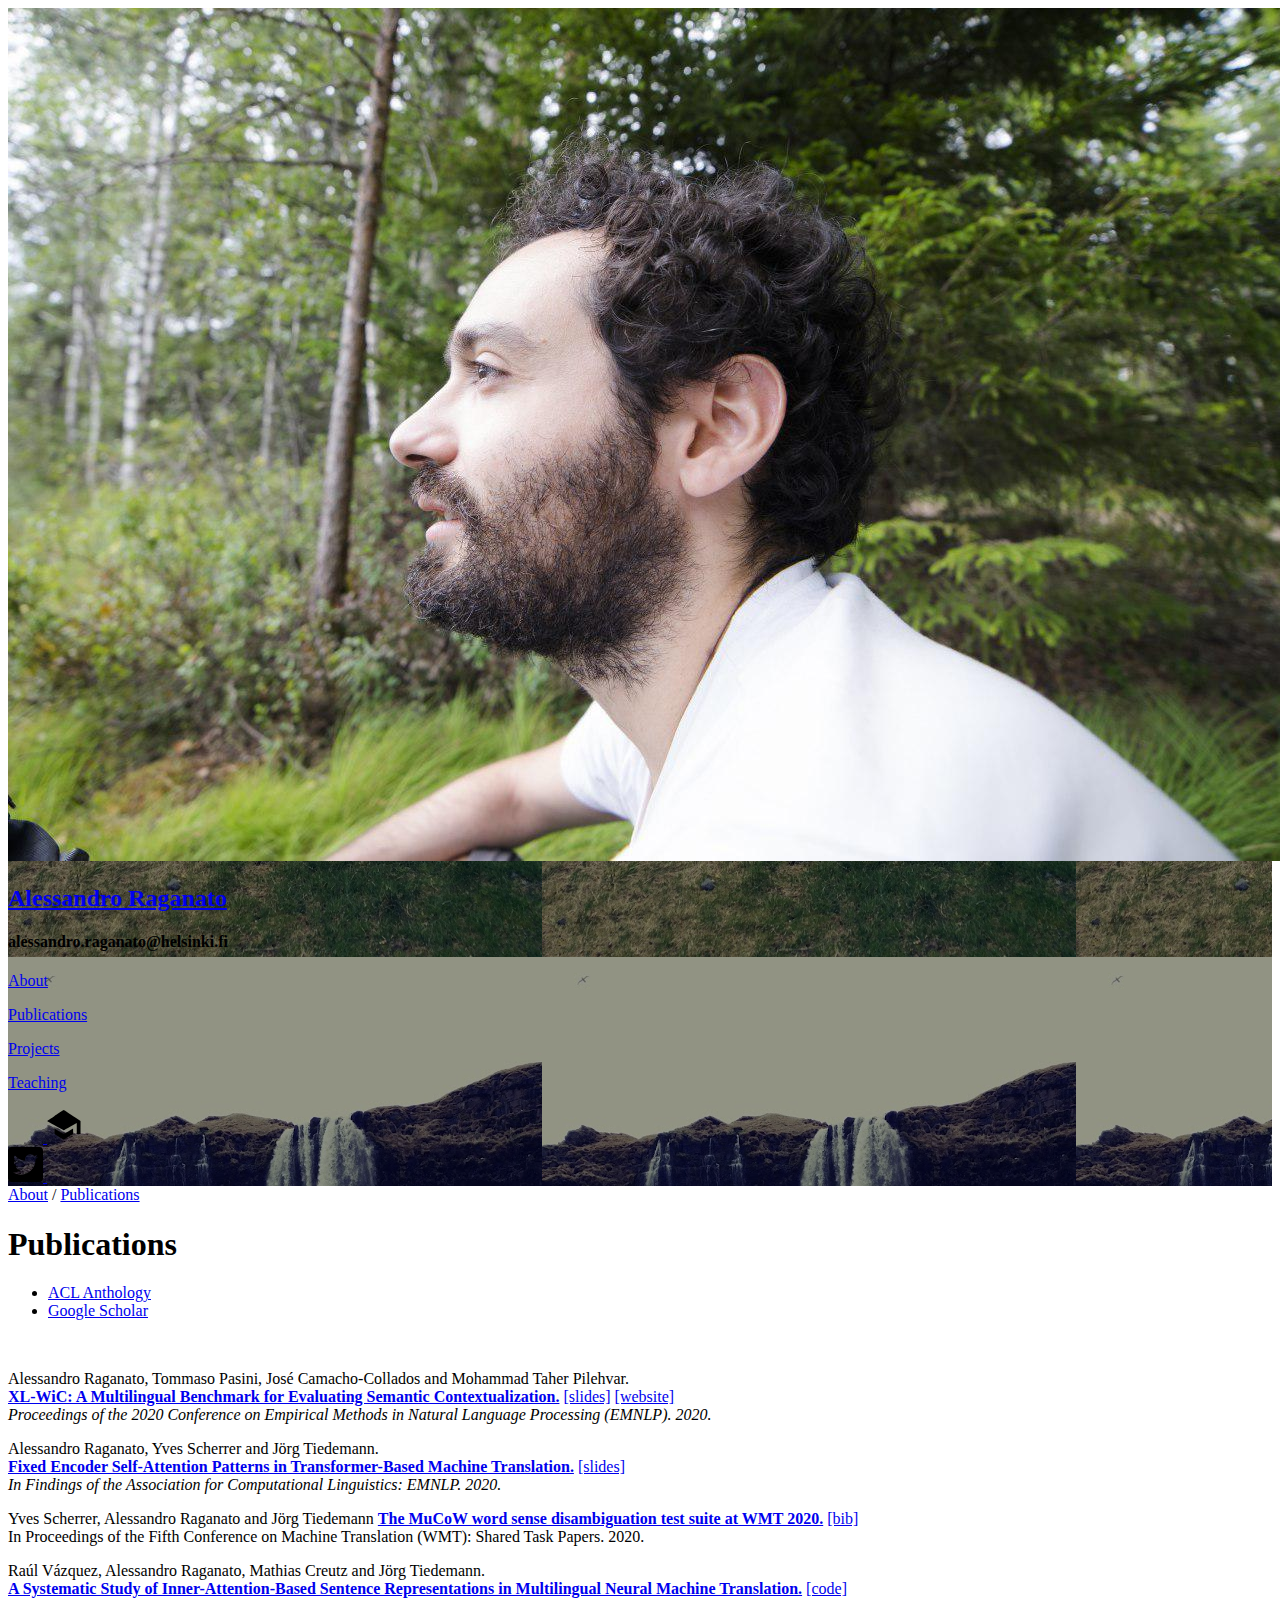
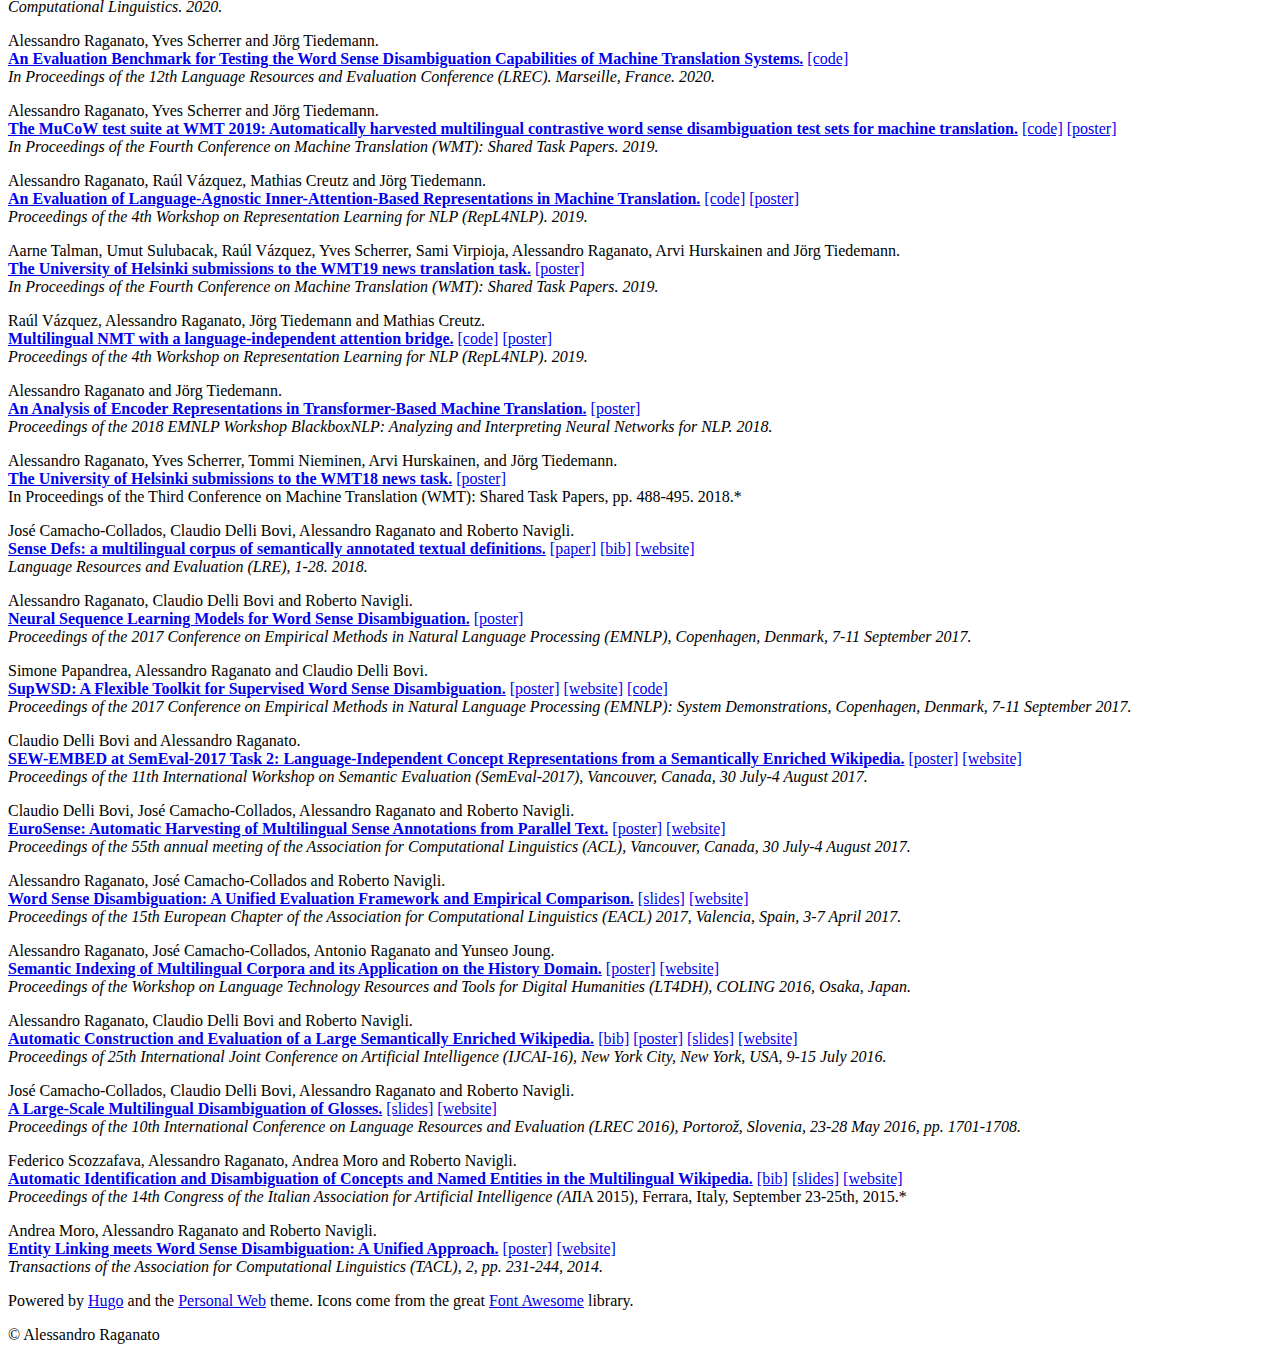
<file: public/publications/index.html>
<!DOCTYPE html>
<html lang='en'><head>
  <title>Publications - Alessandro Raganato</title>
  <link rel='canonical' href='https://raganato.github.io/publications/' />
  <meta charset='utf-8'>
  <meta name='viewport' content='width=device-width, initial-scale=1' />
  <meta name='description' content='' />
  <meta name='theme-color' content='#FD3519' />
  

  <meta name="generator" content="Hugo 0.79.0" />

  





<link rel="stylesheet" href="https://raganato.github.io/sass/style.min.8a1658d134a4b54730b66789206b2cf14c1b006a6de3f3fde6302f925b6e01f5.css" integrity="sha256-ihZY0TSktUcwtmeJIGss8UwbAGpt4/P95jAvkltuAfU=" media="screen">
<link rel="stylesheet" href="https://raganato.github.io/syntax.min.css" integrity="" media="screen">

  <meta property="og:title" content="Publications" />
<meta property="og:description" content="" />
<meta property="og:type" content="website" />
<meta property="og:url" content="https://raganato.github.io/publications/" />


  <meta itemprop="name" content="Publications">
<meta itemprop="description" content="">

</head>
<body>

  <header style="background-image:linear-gradient(
      rgba(0,0,0,0.4),rgba(0,0,0,0.4)
    ),url(&#39;https://raganato.github.io/images/sidebar.jpg&#39;)">

  <div class="intro">
    <div class="logo-container">
      <a href="/">
        <img src='https://raganato.github.io/images/raganato.jpg' alt="Profile Techs" class="rounded-logo">
      </a>
    </div>
    <a href="/"><h2>Alessandro Raganato</h2></a>
    <h4>alessandro.raganato@helsinki.fi</h4>
    <div class="menu">
      

        <p>
            <a href="/about/">
                About
            </a>
        </p>

        <p>
            <a href="/publications/">
                Publications
            </a>
        </p>

        <p>
            <a href="/projects/">
                Projects
            </a>
        </p>

        <p>
            <a href="/teaching/">
                Teaching
            </a>
        </p>

      
    </div>

  </div>

  <div class="socials">
      
  
    <a href="https://scholar.google.com/citations?user=aek0emAAAAAJ&amp;hl=en" class="social-link" target="_blank" rel="noopener" ><div class="icon">
  <svg width="35px" height="35px" viewBox="0 0 115 115" xmlns="http://www.w3.org/2000/svg" aria-hidden="true" role="img">
  
  </svg>
  <svg width="35px" height="35px" viewBox="0 0 25 25" xmlns="http://www.w3.org/2000/svg" aria-hidden="true" role="img"><title>Google Scholar icon</title>
  
  <path d="M10.93 2.045c-.547.366-3.22 2.14-5.938 3.945C2.272 7.794.05 9.286.05 9.304c0 .019.136.11.305.2.167.096 2.85 1.583 5.965 3.31l5.656 3.143.144-.074c.082-.04 2.169-1.232 4.642-2.642l4.493-2.568.027 7.947h2.668V9.319l-3.46-2.32c-4.664-3.124-8.392-5.586-8.484-5.606-.045-.008-.527.287-1.076.652M5.355 16.633l.014 2.005 3.31 1.987 3.31 1.982 3.337-2 3.332-2.005V16.62c0-1.092-.013-1.983-.027-1.983s-1.318.782-2.9 1.741l-3.306 1.996-.431.256-1.32-.791a604.12 604.12 0 0 1-3.286-1.979l-2.005-1.21c-.024-.008-.032.883-.027 1.983" />
  
  </svg>
</div>
</a>
  

  
    <a href="https://twitter.com/Ale_Raganato" class="social-link" target="_blank" rel="noopener" ><div class="icon">
  <svg width="35px" height="35px" viewBox="0 0 115 115" xmlns="http://www.w3.org/2000/svg" aria-hidden="true" role="img">
  
  <path d="M102.679 0H12.32C5.52 0 0 5.519 0 12.321v90.358C0 109.48 5.519 115 12.321 115h90.358c6.802 0 12.321-5.519 12.321-12.321V12.32C115 5.52 109.481 0 102.679 0zM90.126 40.763c.051.72.051 1.464.051 2.182 0 22.256-16.942 47.9-47.9 47.9-9.548 0-18.404-2.772-25.848-7.547 1.36.154 2.67.205 4.055.205 7.881 0 15.12-2.67 20.895-7.187-7.392-.154-13.604-5.006-15.735-11.68 2.593.385 4.929.385 7.598-.308a16.837 16.837 0 0 1-13.476-16.531v-.205a16.824 16.824 0 0 0 7.598 2.13 16.8 16.8 0 0 1-7.496-14.016c0-3.131.822-6.006 2.285-8.496a47.803 47.803 0 0 0 34.705 17.61c-2.387-11.424 6.161-20.69 16.429-20.69 4.851 0 9.215 2.027 12.296 5.313a32.99 32.99 0 0 0 10.678-4.056 16.792 16.792 0 0 1-7.393 9.267c3.389-.36 6.674-1.31 9.703-2.618a35.437 35.437 0 0 1-8.445 8.727z"/>
  
  </svg>
  <svg width="35px" height="35px" viewBox="0 0 25 25" xmlns="http://www.w3.org/2000/svg" aria-hidden="true" role="img"><title>Google Scholar icon</title>
  
  </svg>
</div>
</a>
  

  </div>

</header>


  <div class="content-wrapper">
    
      <div class="breadcrumb">
  



<span >
  <a href="https://raganato.github.io/">About</a>
   / 
</span>


<span  class="active">
  <a href="https://raganato.github.io/publications/">Publications</a>
  
</span>

</div>

    
    <main id="content" class="publications">

  <h1 id="title"> Publications</h1>
  <p><ul>
<li><a href="https://www.aclweb.org/anthology/people/a/alessandro-raganato/">ACL Anthology</a></li>
<li><a href="https://scholar.google.com/citations?user=aek0emAAAAAJ&amp;hl=en">Google Scholar</a></li>
</ul>
<p> </p>
<p>Alessandro Raganato, Tommaso Pasini, José Camacho-Collados and Mohammad Taher Pilehvar. <br>
<a href="https://www.aclweb.org/anthology/2020.emnlp-main.584/"><strong>XL-WiC: A Multilingual Benchmark for Evaluating Semantic Contextualization.</strong></a> <a href="https://raganato.github.io/presentations/XLWIC-slidesEMNLP2020.pdf">[slides]</a> <a href="https://pilehvar.github.io/xlwic/">[website]</a> <br>
<em>Proceedings of the 2020 Conference on Empirical Methods in Natural Language Processing (EMNLP). 2020.</em></p>
<p>Alessandro Raganato, Yves Scherrer and Jörg Tiedemann. <br>
<a href="https://www.aclweb.org/anthology/2020.findings-emnlp.49/"><strong>Fixed Encoder Self-Attention Patterns in Transformer-Based Machine Translation.</strong></a> <a href="https://raganato.github.io/presentations/FindingsEMNLP2020-Fixed_Attention-slides.pdf">[slides]</a> <br>
<em>In Findings of the Association for Computational Linguistics: EMNLP. 2020.</em></p>
<p>Yves Scherrer, Alessandro Raganato and Jörg Tiedemann
<a href="http://www.statmt.org/wmt20/pdf/2020.wmt-1.40.pdf"><strong>The MuCoW word sense disambiguation test suite at WMT 2020.</strong></a> <a href="http://www.statmt.org/wmt20/bib/2020.wmt-1.40.bib">[bib]</a><br>
In Proceedings of the Fifth Conference on Machine Translation (WMT): Shared Task Papers. 2020.</p>
<p>Raúl Vázquez, Alessandro Raganato, Mathias Creutz and Jörg Tiedemann. <br>
<a href="https://www.aclweb.org/anthology/2020.cl-2.5/"><strong>A Systematic Study of Inner-Attention-Based Sentence Representations in Multilingual Neural Machine Translation.</strong></a> <a href="https://github.com/Helsinki-NLP/OpenNMT-py/tree/att-brg">[code]</a> <br>
<em>Computational Linguistics. 2020.</em></p>
<p>Alessandro Raganato, Yves Scherrer and Jörg Tiedemann. <br>
<a href="https://www.aclweb.org/anthology/2020.lrec-1.452/"><strong>An Evaluation Benchmark for Testing the Word Sense Disambiguation Capabilities of Machine Translation Systems.</strong></a> <a href="https://github.com/Helsinki-NLP/MuCoW">[code]</a> <br>
<em>In Proceedings of the 12th Language Resources and Evaluation Conference (LREC). Marseille, France. 2020.</em></p>
<p>Alessandro Raganato, Yves Scherrer and Jörg Tiedemann. <br>
<a href="https://www.aclweb.org/anthology/W19-5354/"><strong>The MuCoW test suite at WMT 2019: Automatically harvested multilingual contrastive word sense disambiguation test sets for machine translation.</strong></a> <a href="https://github.com/Helsinki-NLP/MuCoW">[code]</a> <a href="https://raganato.github.io/presentations/WMT19-MuCoW_poster.pdf">[poster]</a> <br>
<em>In Proceedings of the Fourth Conference on Machine Translation (WMT): Shared Task Papers. 2019.</em></p>
<p>Alessandro Raganato, Raúl Vázquez, Mathias Creutz and Jörg Tiedemann. <br>
<a href="https://www.aclweb.org/anthology/W19-4304/"><strong>An Evaluation of Language-Agnostic Inner-Attention-Based Representations in Machine Translation.</strong></a> <a href="https://github.com/Helsinki-NLP/OpenNMT-py/tree/att-brg">[code]</a> <a href="https://raganato.github.io/presentations/LangAgnosticInner-AttRepresentationsEval_repl4nlp19poster.pdf">[poster]</a> <br>
<em>Proceedings of the 4th Workshop on Representation Learning for NLP (RepL4NLP). 2019.</em></p>
<p>Aarne Talman, Umut Sulubacak, Raúl Vázquez, Yves Scherrer, Sami Virpioja, Alessandro Raganato, Arvi Hurskainen and Jörg Tiedemann. <br>
<a href="https://www.aclweb.org/anthology/W19-5347/"><strong>The University of Helsinki submissions to the WMT19 news translation task.</strong></a> <a href="https://raganato.github.io/presentations/WMT19_poster.pdf">[poster]</a> <br>
<em>In Proceedings of the Fourth Conference on Machine Translation (WMT): Shared Task Papers. 2019.</em></p>
<p>Raúl Vázquez, Alessandro Raganato, Jörg Tiedemann and Mathias Creutz. <br>
<a href="https://www.aclweb.org/anthology/W19-4305/"><strong>Multilingual NMT with a language-independent attention bridge.</strong></a> <a href="https://github.com/Helsinki-NLP/OpenNMT-py/tree/att-brg">[code]</a> <a href="https://raganato.github.io/presentations/MultilingualMTAttentionBridge_repl4nlp19poster.pdf">[poster]</a> <br>
<em>Proceedings of the 4th Workshop on Representation Learning for NLP (RepL4NLP). 2019.</em></p>
<p>Alessandro Raganato and Jörg Tiedemann. <br>
<a href="https://www.aclweb.org/anthology/W18-5431/"><strong>An Analysis of Encoder Representations in Transformer-Based Machine Translation.</strong></a> <a href="https://raganato.github.io/presentations/BlackBox2018_poster.pdf">[poster]</a> <br>
<em>Proceedings of the 2018 EMNLP Workshop BlackboxNLP: Analyzing and Interpreting Neural Networks for NLP. 2018.</em></p>
<p>Alessandro Raganato, Yves Scherrer, Tommi Nieminen, Arvi Hurskainen, and Jörg Tiedemann. <br>
<a href="https://www.aclweb.org/anthology/W18-6425/"><strong>The University of Helsinki submissions to the WMT18 news task.</strong></a> <a href="https://raganato.github.io/presentations/WMT18_poster.pdf">[poster]</a> <br>
In Proceedings of the Third Conference on Machine Translation (WMT): Shared Task Papers, pp. 488-495. 2018.*</p>
<p>José Camacho-Collados, Claudio Delli Bovi, Alessandro Raganato and Roberto Navigli. <br>
<a href="https://link.springer.com/article/10.1007/s10579-018-9421-3"><strong>Sense Defs: a multilingual corpus of semantically annotated textual definitions.</strong></a> <a href="https://link.springer.com/content/pdf/10.1007%2Fs10579-018-9421-3.pdf">[paper]</a> <a href="https://raganato.github.io/bib/LRE2018.bib">[bib]</a> <a href="http://lcl.uniroma1.it/sensedefs/">[website]</a> <br>
<em>Language Resources and Evaluation (LRE), 1-28. 2018.</em></p>
<p>Alessandro Raganato, Claudio Delli Bovi and Roberto Navigli. <br>
<a href="https://www.aclweb.org/anthology/D17-1120/"><strong>Neural Sequence Learning Models for Word Sense Disambiguation.</strong></a> <a href="https://raganato.github.io/presentations/Seq2Sense_Poster.pdf">[poster]</a> <br>
<em>Proceedings of the 2017 Conference on Empirical Methods in Natural Language Processing (EMNLP), Copenhagen, Denmark, 7-11 September 2017.</em></p>
<p>Simone Papandrea, Alessandro Raganato and Claudio Delli Bovi. <br>
<a href="https://www.aclweb.org/anthology/D17-2018/"><strong>SupWSD: A Flexible Toolkit for Supervised Word Sense Disambiguation.</strong></a> <a href="https://raganato.github.io/presentations/SupWSD_Poster.pdf">[poster]</a> <a href="https://supwsd.net/supwsd/">[website]</a> <a href="https://github.com/SI3P/supWSD">[code]</a> <br>
<em>Proceedings of the 2017 Conference on Empirical Methods in Natural Language Processing (EMNLP): System Demonstrations, Copenhagen, Denmark, 7-11 September 2017.</em></p>
<p>Claudio Delli Bovi and Alessandro Raganato. <br>
<a href="https://www.aclweb.org/anthology/S17-2041/"><strong>SEW-EMBED at SemEval-2017 Task 2: Language-Independent Concept Representations from a Semantically Enriched Wikipedia.</strong></a> <a href="https://raganato.github.io/presentations/PosterSemeval2017_SewEmbed.pdf">[poster]</a> <a href="http://lcl.uniroma1.it/sew/">[website]</a> <br>
<em>Proceedings of the 11th International Workshop on Semantic Evaluation (SemEval-2017), Vancouver, Canada, 30 July-4 August 2017.</em></p>
<p>Claudio Delli Bovi, José Camacho-Collados, Alessandro Raganato and Roberto Navigli. <br>
<a href="https://www.aclweb.org/anthology/P17-2094/"><strong>EuroSense: Automatic Harvesting of Multilingual Sense Annotations from Parallel Text.</strong></a> <a href="https://raganato.github.io/presentations/PosterACL2017_EuroSense.pdf">[poster]</a> <a href="http://lcl.uniroma1.it/eurosense/">[website]</a> <br>
<em>Proceedings of the 55th annual meeting of the Association for Computational Linguistics (ACL), Vancouver, Canada, 30 July-4 August 2017.</em></p>
<p>Alessandro Raganato, José Camacho-Collados and Roberto Navigli. <br>
<a href="https://www.aclweb.org/anthology/E17-1010/"><strong>Word Sense Disambiguation: A Unified Evaluation Framework and Empirical Comparison.</strong></a> <a href="https://raganato.github.io/presentations/Slides_EACL17.pdf">[slides]</a> <a href="http://lcl.uniroma1.it/wsdeval/">[website]</a> <br>
<em>Proceedings of the 15th European Chapter of the Association for Computational Linguistics (EACL) 2017, Valencia, Spain, 3-7 April 2017.</em></p>
<p>Alessandro Raganato, José Camacho-Collados, Antonio Raganato and Yunseo Joung. <br>
<a href="https://www.aclweb.org/anthology/W16-4019/"><strong>Semantic Indexing of Multilingual Corpora and its Application on the History Domain.</strong></a> <a href="https://raganato.github.io/presentations/poster_lt4dh.pdf">[poster]</a> <a href="https://raganato.github.io/lt4dh/index.html">[website]</a> <br>
<em>Proceedings of the Workshop on Language Technology Resources and Tools for Digital Humanities (LT4DH), COLING 2016, Osaka, Japan.</em></p>
<p>Alessandro Raganato, Claudio Delli Bovi and Roberto Navigli. <br>
<a href="https://www.ijcai.org/Proceedings/16/Papers/411.pdf"><strong>Automatic Construction and Evaluation of a Large Semantically Enriched Wikipedia.</strong></a> <a href="https://raganato.github.io/bib/IJCAI2016.bib">[bib]</a> <a href="https://raganato.github.io/presentations/PosterSEW.pdf">[poster]</a> <a href="https://raganato.github.io/presentations/SlidesSEW.pdf">[slides]</a> <a href="http://lcl.uniroma1.it/sew/">[website]</a> <br>
<em>Proceedings of 25th International Joint Conference on Artificial Intelligence (IJCAI-16), New York City, New York, USA, 9-15 July 2016.</em></p>
<p>José Camacho-Collados, Claudio Delli Bovi, Alessandro Raganato and Roberto Navigli. <br>
<a href="https://www.aclweb.org/anthology/L16-1269/"><strong>A Large-Scale Multilingual Disambiguation of Glosses.</strong></a> <a href="https://raganato.github.io/presentations/Slides_LREC2016.pdf">[slides]</a> <a href="http://lcl.uniroma1.it/disambiguated-glosses/">[website]</a> <br>
<em>Proceedings of the 10th International Conference on Language Resources and Evaluation (LREC 2016), Portorož, Slovenia, 23-28 May 2016, pp. 1701-1708.</em></p>
<p>Federico Scozzafava, Alessandro Raganato, Andrea Moro and Roberto Navigli. <br>
<a href="http://wwwusers.di.uniroma1.it/~navigli/pubs/AIIA_2015_Scozzafavaetal.pdf"><strong>Automatic Identification and Disambiguation of Concepts and Named Entities in the Multilingual Wikipedia.</strong></a> <a href="https://raganato.github.io/bib/AIXIA2015.bib">[bib]</a> <a href="https://raganato.github.io/presentations/SlidesAIXIA2015.pdf">[slides]</a> <a href="http://lcl.uniroma1.it/babelfied-wikipedia/">[website]</a> <br>
<em>Proceedings of the 14th Congress of the Italian Association for Artificial Intelligence (AI</em>IA 2015), Ferrara, Italy, September 23-25th, 2015.*</p>
<p>Andrea Moro, Alessandro Raganato and Roberto Navigli. <br>
<a href="https://www.aclweb.org/anthology/Q14-1019/"><strong>Entity Linking meets Word Sense Disambiguation: A Unified Approach.</strong></a> <a href="https://raganato.github.io/presentations/PosterBabelfy.pdf">[poster]</a> <a href="http://babelfy.org/">[website]</a> <br>
<em>Transactions of the Association for Computational Linguistics (TACL), 2, pp. 231-244, 2014.</em></p>
</p>
  <ul id="list">
    
  </ul>

    </main>
  </div>
  <footer>
    <div class="footer-wrapper">
      <p>Powered by <a href="https://gohugo.io/" target="_blank" rel="external">Hugo</a> and the <a href="https://github.com/bjacquemet/personal-web" target='_blank' rel="external">Personal Web</a> theme. Icons come from the great <a href="https://fontawesome.com/license" target="_blank" rel="external">Font Awesome</a> library.</p>
      <p>© Alessandro Raganato</p>
    </div>
  </footer>
  <link href="https://fonts.googleapis.com/css?family=Montserrat:500,600|Raleway:400,400i,600" rel="stylesheet">
  
</body>
</html>
</file>
<file: oldWebsite/css/styles.css>
html.ios {
  overflow-x: hidden;
  -webkit-overflow-scrolling: touch;
}
html.ios,
html.ios body {
  height: initial !important;
}

 .hidden.menu {
      display: none;
    }

    .masthead.segment {
      min-height: 700px;
      padding: 1em 0em;
    }
    .masthead .logo.item img {
      margin-right: 1em;
    }
    .masthead .ui.menu .ui.button {
      margin-left: 0.5em;
    }
    .masthead h1.ui.header {
      margin-top: 3em;
      margin-bottom: 0em;
      font-size: 4em;
      font-weight: normal;
    }
    .masthead h2 {
      font-size: 1.7em;
      font-weight: normal;
    }

    .ui.vertical.stripe {
      padding: 8em 0em;
    }
    .ui.vertical.stripe h3 {
      font-size: 2em;
    }
    .ui.vertical.stripe .button + h3,
    .ui.vertical.stripe p + h3 {
      margin-top: 3em;
    }
    .ui.vertical.stripe .floated.image {
      clear: both;
    }
    .ui.vertical.stripe p {
      font-size: 1.33em;
    }
    .ui.vertical.stripe .horizontal.divider {
      margin: 3em 0em;
    }

    .quote.stripe.segment {
      padding: 0em;
    }
    .quote.stripe.segment .grid .column {
      padding-top: 5em;
      padding-bottom: 5em;
    }

    .footer.segment {
      padding: 1em 0em;
    }

    .secondary.pointing.menu .toc.item {
      display: none;
    }
    
    @media only screen and (max-width: 700px) {
      .ui.fixed.menu {
        display: none !important;
      }
      .secondary.pointing.menu .item,
      .secondary.pointing.menu .menu {
        display: none;
      }
      .secondary.pointing.menu .toc.item {
        display: block;
      }
      .masthead.segment {
        min-height: 350px;
      }
      .masthead h1.ui.header {
        font-size: 2em;
        margin-top: 1.5em;
      }
      .masthead h2 {
        margin-top: 0.5em;
        font-size: 1.5em;
      }
    }
</file>
<file: oldWebsite/css/site.css>
/*
 * # Semantic UI - 2.1.8
 * https://github.com/Semantic-Org/Semantic-UI
 * http://www.semantic-ui.com/
 *
 * Copyright 2014 Contributors
 * Released under the MIT license
 * http://opensource.org/licenses/MIT
 *
 */
/*!
 * # Semantic UI - Site
 * http://github.com/semantic-org/semantic-ui/
 *
 *
 * Copyright 2015 Contributors
 * Released under the MIT license
 * http://opensource.org/licenses/MIT
 *
 */


/*******************************
             Page
*******************************/

@import url('https://fonts.googleapis.com/css?family=Lato:400,700,400italic,700italic&subset=latin');
html,
body {
  height: 100%;
}
html {
  font-size: 14px;
}
body {
  margin: 0px;
  padding: 0px;
  overflow-x: hidden;
  min-width: 320px;
  background: #ffffff;
  font-family: 'Lato', 'Helvetica Neue', Arial, Helvetica, sans-serif;
  font-size: 14px;
  line-height: 1.4285em;
  color: rgba(0, 0, 0, 0.87);
  font-smoothing: antialiased;
}


/*******************************
             Headers
*******************************/

h1,
h2,
h3,
h4,
h5 {
  font-family: 'Lato', 'Helvetica Neue', Arial, Helvetica, sans-serif;
  line-height: 1.2857em;
  margin: calc(2rem -  0.14285em ) 0em 1rem;
  font-weight: bold;
  padding: 0em;
}
h1 {
  min-height: 1rem;
  font-size: 2rem;
}
h2 {
  font-size: 1.714rem;
}
h3 {
  font-size: 1.28rem;
}
h4 {
  font-size: 1.071rem;
}
h5 {
  font-size: 1rem;
}
h1:first-child,
h2:first-child,
h3:first-child,
h4:first-child,
h5:first-child {
  margin-top: 0em;
}
h1:last-child,
h2:last-child,
h3:last-child,
h4:last-child,
h5:last-child {
  margin-bottom: 0em;
}


/*******************************
             Text
*******************************/

p {
  margin: 0em 0em 1em;
  line-height: 1.4285em;
}
p:first-child {
  margin-top: 0em;
}
p:last-child {
  margin-bottom: 0em;
}

/*-------------------
        Links
--------------------*/

a {
  color: #4183c4;
  text-decoration: none;
}
a:hover {
  color: #1e70bf;
  text-decoration: none;
}


/*******************************
          Highlighting
*******************************/


/* Site */
::-webkit-selection {
  background-color: #cce2ff;
  color: rgba(0, 0, 0, 0.87);
}
::-moz-selection {
  background-color: #cce2ff;
  color: rgba(0, 0, 0, 0.87);
}
::selection {
  background-color: #cce2ff;
  color: rgba(0, 0, 0, 0.87);
}

/* Form */
textarea::-webkit-selection,
input::-webkit-selection {
  background-color: rgba(100, 100, 100, 0.4);
  color: rgba(0, 0, 0, 0.87);
}
textarea::-moz-selection,
input::-moz-selection {
  background-color: rgba(100, 100, 100, 0.4);
  color: rgba(0, 0, 0, 0.87);
}
textarea::selection,
input::selection {
  background-color: rgba(100, 100, 100, 0.4);
  color: rgba(0, 0, 0, 0.87);
}


/*******************************
        Global Overrides
*******************************/



/*******************************
         Site Overrides
*******************************/
</file>
<file: oldWebsite/css/container.css>
/*
 * # Semantic UI - 2.1.8
 * https://github.com/Semantic-Org/Semantic-UI
 * http://www.semantic-ui.com/
 *
 * Copyright 2014 Contributors
 * Released under the MIT license
 * http://opensource.org/licenses/MIT
 *
 */
/*!
 * # Semantic UI - Container
 * http://github.com/semantic-org/semantic-ui/
 *
 *
 * Copyright 2015 Contributors
 * Released under the MIT license
 * http://opensource.org/licenses/MIT
 *
 */


/*******************************
            Container
*******************************/


/* All Sizes */
.ui.container {
  display: block;
  max-width: 100% !important;
}

/* Mobile */
@media only screen and (max-width: 767px) {
  .ui.container {
    width: auto !important;
    margin-left: 1em !important;
    margin-right: 1em !important;
  }
  .ui.grid.container {
    width: auto !important;
  }
  .ui.relaxed.grid.container {
    width: auto !important;
  }
  .ui.very.relaxed.grid.container {
    width: auto !important;
  }
}

/* Tablet */
@media only screen and (min-width: 768px) and (max-width: 991px) {
  .ui.container {
    width: 723px;
    margin-left: auto !important;
    margin-right: auto !important;
  }
  .ui.grid.container {
    width: calc( 723px  +  2rem ) !important;
  }
  .ui.relaxed.grid.container {
    width: calc( 723px  +  3rem ) !important;
  }
  .ui.very.relaxed.grid.container {
    width: calc( 723px  +  5rem ) !important;
  }
}

/* Small Monitor */
@media only screen and (min-width: 992px) and (max-width: 1199px) {
  .ui.container {
    width: 933px;
    margin-left: auto !important;
    margin-right: auto !important;
  }
  .ui.grid.container {
    width: calc( 933px  +  2rem ) !important;
  }
  .ui.relaxed.grid.container {
    width: calc( 933px  +  3rem ) !important;
  }
  .ui.very.relaxed.grid.container {
    width: calc( 933px  +  5rem ) !important;
  }
}

/* Large Monitor */
@media only screen and (min-width: 1200px) {
  .ui.container {
    width: 1127px;
    margin-left: auto !important;
    margin-right: auto !important;
  }
  .ui.grid.container {
    width: calc( 1127px  +  2rem ) !important;
  }
  .ui.relaxed.grid.container {
    width: calc( 1127px  +  3rem ) !important;
  }
  .ui.very.relaxed.grid.container {
    width: calc( 1127px  +  5rem ) !important;
  }
}


/*******************************
             Types
*******************************/


/* Text Container */
.ui.text.container {
  font-family: 'Lato', 'Helvetica Neue', Arial, Helvetica, sans-serif;
  max-width: 700px !important;
  line-height: 1.5;
}
.ui.text.container {
  font-size: 1.14285714rem;
}

/* Fluid */
.ui.fluid.container {
  width: 100%;
}


/*******************************
           Variations
*******************************/

.ui[class*="left aligned"].container {
  text-align: left;
}
.ui[class*="center aligned"].container {
  text-align: center;
}
.ui[class*="right aligned"].container {
  text-align: right;
}
.ui.justified.container {
  text-align: justify;
  -webkit-hyphens: auto;
     -moz-hyphens: auto;
      -ms-hyphens: auto;
          hyphens: auto;
}


/*******************************
         Theme Overrides
*******************************/



/*******************************
         Site Overrides
*******************************/
</file>
<file: oldWebsite/css/grid.css>
/*
 * # Semantic UI - 2.1.8
 * https://github.com/Semantic-Org/Semantic-UI
 * http://www.semantic-ui.com/
 *
 * Copyright 2014 Contributors
 * Released under the MIT license
 * http://opensource.org/licenses/MIT
 *
 */
/*!
 * # Semantic UI - Grid
 * http://github.com/semantic-org/semantic-ui/
 *
 *
 * Copyright 2015 Contributors
 * Released under the MIT license
 * http://opensource.org/licenses/MIT
 *
 */


/*******************************
            Standard
*******************************/

.ui.grid {
  display: -webkit-box;
  display: -webkit-flex;
  display: -ms-flexbox;
  display: flex;
  -webkit-box-orient: horizontal;
  -webkit-box-direction: normal;
  -webkit-flex-direction: row;
      -ms-flex-direction: row;
          flex-direction: row;
  -webkit-flex-wrap: wrap;
      -ms-flex-wrap: wrap;
          flex-wrap: wrap;
  -webkit-box-align: stretch;
  -webkit-align-items: stretch;
      -ms-flex-align: stretch;
          align-items: stretch;
  padding: 0em;
}

/*----------------------
      Remove Gutters
-----------------------*/

.ui.grid {
  margin-top: -1rem;
  margin-bottom: -1rem;
  margin-left: -1rem;
  margin-right: -1rem;
}
.ui.relaxed.grid {
  margin-left: -1.5rem;
  margin-right: -1.5rem;
}
.ui[class*="very relaxed"].grid {
  margin-left: -2.5rem;
  margin-right: -2.5rem;
}

/* Preserve Rows Spacing on Consecutive Grids */
.ui.grid + .grid {
  margin-top: 1rem;
}

/*-------------------
       Columns
--------------------*/


/* Standard 16 column */
.ui.grid > .column:not(.row),
.ui.grid > .row > .column {
  position: relative;
  display: inline-block;
  width: 6.25%;
  padding-left: 1rem;
  padding-right: 1rem;
  vertical-align: top;
}
.ui.grid > * {
  padding-left: 1rem;
  padding-right: 1rem;
}

/*-------------------
        Rows
--------------------*/

.ui.grid > .row {
  position: relative;
  display: -webkit-box;
  display: -webkit-flex;
  display: -ms-flexbox;
  display: flex;
  -webkit-box-orient: horizontal;
  -webkit-box-direction: normal;
  -webkit-flex-direction: row;
      -ms-flex-direction: row;
          flex-direction: row;
  -webkit-flex-wrap: wrap;
      -ms-flex-wrap: wrap;
          flex-wrap: wrap;
  -webkit-box-pack: inherit;
  -webkit-justify-content: inherit;
      -ms-flex-pack: inherit;
          justify-content: inherit;
  -webkit-box-align: stretch;
  -webkit-align-items: stretch;
      -ms-flex-align: stretch;
          align-items: stretch;
  width: 100% !important;
  padding: 0rem;
  padding-top: 1rem;
  padding-bottom: 1rem;
}

/*-------------------
       Columns
--------------------*/


/* Vertical padding when no rows */
.ui.grid > .column:not(.row) {
  padding-top: 1rem;
  padding-bottom: 1rem;
}
.ui.grid > .row > .column {
  margin-top: 0em;
  margin-bottom: 0em;
}

/*-------------------
      Content
--------------------*/

.ui.grid > .row > img,
.ui.grid > .row > .column > img {
  max-width: 100%;
}

/*-------------------
    Loose Coupling
--------------------*/


/* Collapse Margin on Consecutive Grid */
.ui.grid > .ui.grid:first-child {
  margin-top: 0em;
}
.ui.grid > .ui.grid:last-child {
  margin-bottom: 0em;
}

/* Segment inside Aligned Grid */
.ui.grid .aligned.row > .column > .segment:not(.compact):not(.attached),
.ui.aligned.grid .column > .segment:not(.compact):not(.attached) {
  width: 100%;
}

/* Align Dividers with Gutter */
.ui.grid .row + .ui.divider {
  -webkit-box-flex: 1;
  -webkit-flex-grow: 1;
      -ms-flex-positive: 1;
          flex-grow: 1;
  margin: 1rem 1rem;
}
.ui.grid .column + .ui.vertical.divider {
  height: calc(50% -  1rem );
}

/* Remove Border on Last Horizontal Segment */
.ui.grid > .row > .column:last-child > .horizontal.segment,
.ui.grid > .column:last-child > .horizontal.segment {
  box-shadow: none;
}


/*******************************
           Variations
*******************************/


/*-----------------------
       Page Grid
-------------------------*/

@media only screen and (max-width: 767px) {
  .ui.page.grid {
    width: auto;
    padding-left: 0em;
    padding-right: 0em;
    margin-left: 0em;
    margin-right: 0em;
  }
}
@media only screen and (min-width: 768px) and (max-width: 991px) {
  .ui.page.grid {
    width: auto;
    margin-left: 0em;
    margin-right: 0em;
    padding-left: 2em;
    padding-right: 2em;
  }
}
@media only screen and (min-width: 992px) and (max-width: 1199px) {
  .ui.page.grid {
    width: auto;
    margin-left: 0em;
    margin-right: 0em;
    padding-left: 3%;
    padding-right: 3%;
  }
}
@media only screen and (min-width: 1200px) and (max-width: 1919px) {
  .ui.page.grid {
    width: auto;
    margin-left: 0em;
    margin-right: 0em;
    padding-left: 15%;
    padding-right: 15%;
  }
}
@media only screen and (min-width: 1920px) {
  .ui.page.grid {
    width: auto;
    margin-left: 0em;
    margin-right: 0em;
    padding-left: 23%;
    padding-right: 23%;
  }
}

/*-------------------
     Column Count
--------------------*/


/* Assume full width with one column */
.ui.grid > .column:only-child,
.ui.grid > .row > .column:only-child {
  width: 100%;
}

/* Grid Based */
.ui[class*="one column"].grid > .row > .column,
.ui[class*="one column"].grid > .column:not(.row) {
  width: 100%;
}
.ui[class*="two column"].grid > .row > .column,
.ui[class*="two column"].grid > .column:not(.row) {
  width: 50%;
}
.ui[class*="three column"].grid > .row > .column,
.ui[class*="three column"].grid > .column:not(.row) {
  width: 33.33333333%;
}
.ui[class*="four column"].grid > .row > .column,
.ui[class*="four column"].grid > .column:not(.row) {
  width: 25%;
}
.ui[class*="five column"].grid > .row > .column,
.ui[class*="five column"].grid > .column:not(.row) {
  width: 20%;
}
.ui[class*="six column"].grid > .row > .column,
.ui[class*="six column"].grid > .column:not(.row) {
  width: 16.66666667%;
}
.ui[class*="seven column"].grid > .row > .column,
.ui[class*="seven column"].grid > .column:not(.row) {
  width: 14.28571429%;
}
.ui[class*="eight column"].grid > .row > .column,
.ui[class*="eight column"].grid > .column:not(.row) {
  width: 12.5%;
}
.ui[class*="nine column"].grid > .row > .column,
.ui[class*="nine column"].grid > .column:not(.row) {
  width: 11.11111111%;
}
.ui[class*="ten column"].grid > .row > .column,
.ui[class*="ten column"].grid > .column:not(.row) {
  width: 10%;
}
.ui[class*="eleven column"].grid > .row > .column,
.ui[class*="eleven column"].grid > .column:not(.row) {
  width: 9.09090909%;
}
.ui[class*="twelve column"].grid > .row > .column,
.ui[class*="twelve column"].grid > .column:not(.row) {
  width: 8.33333333%;
}
.ui[class*="thirteen column"].grid > .row > .column,
.ui[class*="thirteen column"].grid > .column:not(.row) {
  width: 7.69230769%;
}
.ui[class*="fourteen column"].grid > .row > .column,
.ui[class*="fourteen column"].grid > .column:not(.row) {
  width: 7.14285714%;
}
.ui[class*="fifteen column"].grid > .row > .column,
.ui[class*="fifteen column"].grid > .column:not(.row) {
  width: 6.66666667%;
}
.ui[class*="sixteen column"].grid > .row > .column,
.ui[class*="sixteen column"].grid > .column:not(.row) {
  width: 6.25%;
}

/* Row Based Overrides */
.ui.grid > [class*="one column"].row > .column {
  width: 100% !important;
}
.ui.grid > [class*="two column"].row > .column {
  width: 50% !important;
}
.ui.grid > [class*="three column"].row > .column {
  width: 33.33333333% !important;
}
.ui.grid > [class*="four column"].row > .column {
  width: 25% !important;
}
.ui.grid > [class*="five column"].row > .column {
  width: 20% !important;
}
.ui.grid > [class*="six column"].row > .column {
  width: 16.66666667% !important;
}
.ui.grid > [class*="seven column"].row > .column {
  width: 14.28571429% !important;
}
.ui.grid > [class*="eight column"].row > .column {
  width: 12.5% !important;
}
.ui.grid > [class*="nine column"].row > .column {
  width: 11.11111111% !important;
}
.ui.grid > [class*="ten column"].row > .column {
  width: 10% !important;
}
.ui.grid > [class*="eleven column"].row > .column {
  width: 9.09090909% !important;
}
.ui.grid > [class*="twelve column"].row > .column {
  width: 8.33333333% !important;
}
.ui.grid > [class*="thirteen column"].row > .column {
  width: 7.69230769% !important;
}
.ui.grid > [class*="fourteen column"].row > .column {
  width: 7.14285714% !important;
}
.ui.grid > [class*="fifteen column"].row > .column {
  width: 6.66666667% !important;
}
.ui.grid > [class*="sixteen column"].row > .column {
  width: 6.25% !important;
}

/* Celled Page */
.ui.celled.page.grid {
  box-shadow: none;
}

/*-------------------
    Column Width
--------------------*/


/* Sizing Combinations */
.ui.grid > .row > [class*="one wide"].column,
.ui.grid > .column.row > [class*="one wide"].column,
.ui.grid > [class*="one wide"].column,
.ui.column.grid > [class*="one wide"].column {
  width: 6.25% !important;
}
.ui.grid > .row > [class*="two wide"].column,
.ui.grid > .column.row > [class*="two wide"].column,
.ui.grid > [class*="two wide"].column,
.ui.column.grid > [class*="two wide"].column {
  width: 12.5% !important;
}
.ui.grid > .row > [class*="three wide"].column,
.ui.grid > .column.row > [class*="three wide"].column,
.ui.grid > [class*="three wide"].column,
.ui.column.grid > [class*="three wide"].column {
  width: 18.75% !important;
}
.ui.grid > .row > [class*="four wide"].column,
.ui.grid > .column.row > [class*="four wide"].column,
.ui.grid > [class*="four wide"].column,
.ui.column.grid > [class*="four wide"].column {
  width: 25% !important;
}
.ui.grid > .row > [class*="five wide"].column,
.ui.grid > .column.row > [class*="five wide"].column,
.ui.grid > [class*="five wide"].column,
.ui.column.grid > [class*="five wide"].column {
  width: 31.25% !important;
}
.ui.grid > .row > [class*="six wide"].column,
.ui.grid > .column.row > [class*="six wide"].column,
.ui.grid > [class*="six wide"].column,
.ui.column.grid > [class*="six wide"].column {
  width: 37.5% !important;
}
.ui.grid > .row > [class*="seven wide"].column,
.ui.grid > .column.row > [class*="seven wide"].column,
.ui.grid > [class*="seven wide"].column,
.ui.column.grid > [class*="seven wide"].column {
  width: 43.75% !important;
}
.ui.grid > .row > [class*="eight wide"].column,
.ui.grid > .column.row > [class*="eight wide"].column,
.ui.grid > [class*="eight wide"].column,
.ui.column.grid > [class*="eight wide"].column {
  width: 50% !important;
}
.ui.grid > .row > [class*="nine wide"].column,
.ui.grid > .column.row > [class*="nine wide"].column,
.ui.grid > [class*="nine wide"].column,
.ui.column.grid > [class*="nine wide"].column {
  width: 56.25% !important;
}
.ui.grid > .row > [class*="ten wide"].column,
.ui.grid > .column.row > [class*="ten wide"].column,
.ui.grid > [class*="ten wide"].column,
.ui.column.grid > [class*="ten wide"].column {
  width: 62.5% !important;
}
.ui.grid > .row > [class*="eleven wide"].column,
.ui.grid > .column.row > [class*="eleven wide"].column,
.ui.grid > [class*="eleven wide"].column,
.ui.column.grid > [class*="eleven wide"].column {
  width: 68.75% !important;
}
.ui.grid > .row > [class*="twelve wide"].column,
.ui.grid > .column.row > [class*="twelve wide"].column,
.ui.grid > [class*="twelve wide"].column,
.ui.column.grid > [class*="twelve wide"].column {
  width: 75% !important;
}
.ui.grid > .row > [class*="thirteen wide"].column,
.ui.grid > .column.row > [class*="thirteen wide"].column,
.ui.grid > [class*="thirteen wide"].column,
.ui.column.grid > [class*="thirteen wide"].column {
  width: 81.25% !important;
}
.ui.grid > .row > [class*="fourteen wide"].column,
.ui.grid > .column.row > [class*="fourteen wide"].column,
.ui.grid > [class*="fourteen wide"].column,
.ui.column.grid > [class*="fourteen wide"].column {
  width: 87.5% !important;
}
.ui.grid > .row > [class*="fifteen wide"].column,
.ui.grid > .column.row > [class*="fifteen wide"].column,
.ui.grid > [class*="fifteen wide"].column,
.ui.column.grid > [class*="fifteen wide"].column {
  width: 93.75% !important;
}
.ui.grid > .row > [class*="sixteen wide"].column,
.ui.grid > .column.row > [class*="sixteen wide"].column,
.ui.grid > [class*="sixteen wide"].column,
.ui.column.grid > [class*="sixteen wide"].column {
  width: 100% !important;
}

/*----------------------
    Width per Device
-----------------------*/


/* Mobile Sizing Combinations */
@media only screen and (min-width: 320px) and (max-width: 767px) {
  .ui.grid > .row > [class*="one wide mobile"].column,
  .ui.grid > .column.row > [class*="one wide mobile"].column,
  .ui.grid > [class*="one wide mobile"].column,
  .ui.column.grid > [class*="one wide mobile"].column {
    width: 6.25% !important;
  }
  .ui.grid > .row > [class*="two wide mobile"].column,
  .ui.grid > .column.row > [class*="two wide mobile"].column,
  .ui.grid > [class*="two wide mobile"].column,
  .ui.column.grid > [class*="two wide mobile"].column {
    width: 12.5% !important;
  }
  .ui.grid > .row > [class*="three wide mobile"].column,
  .ui.grid > .column.row > [class*="three wide mobile"].column,
  .ui.grid > [class*="three wide mobile"].column,
  .ui.column.grid > [class*="three wide mobile"].column {
    width: 18.75% !important;
  }
  .ui.grid > .row > [class*="four wide mobile"].column,
  .ui.grid > .column.row > [class*="four wide mobile"].column,
  .ui.grid > [class*="four wide mobile"].column,
  .ui.column.grid > [class*="four wide mobile"].column {
    width: 25% !important;
  }
  .ui.grid > .row > [class*="five wide mobile"].column,
  .ui.grid > .column.row > [class*="five wide mobile"].column,
  .ui.grid > [class*="five wide mobile"].column,
  .ui.column.grid > [class*="five wide mobile"].column {
    width: 31.25% !important;
  }
  .ui.grid > .row > [class*="six wide mobile"].column,
  .ui.grid > .column.row > [class*="six wide mobile"].column,
  .ui.grid > [class*="six wide mobile"].column,
  .ui.column.grid > [class*="six wide mobile"].column {
    width: 37.5% !important;
  }
  .ui.grid > .row > [class*="seven wide mobile"].column,
  .ui.grid > .column.row > [class*="seven wide mobile"].column,
  .ui.grid > [class*="seven wide mobile"].column,
  .ui.column.grid > [class*="seven wide mobile"].column {
    width: 43.75% !important;
  }
  .ui.grid > .row > [class*="eight wide mobile"].column,
  .ui.grid > .column.row > [class*="eight wide mobile"].column,
  .ui.grid > [class*="eight wide mobile"].column,
  .ui.column.grid > [class*="eight wide mobile"].column {
    width: 50% !important;
  }
  .ui.grid > .row > [class*="nine wide mobile"].column,
  .ui.grid > .column.row > [class*="nine wide mobile"].column,
  .ui.grid > [class*="nine wide mobile"].column,
  .ui.column.grid > [class*="nine wide mobile"].column {
    width: 56.25% !important;
  }
  .ui.grid > .row > [class*="ten wide mobile"].column,
  .ui.grid > .column.row > [class*="ten wide mobile"].column,
  .ui.grid > [class*="ten wide mobile"].column,
  .ui.column.grid > [class*="ten wide mobile"].column {
    width: 62.5% !important;
  }
  .ui.grid > .row > [class*="eleven wide mobile"].column,
  .ui.grid > .column.row > [class*="eleven wide mobile"].column,
  .ui.grid > [class*="eleven wide mobile"].column,
  .ui.column.grid > [class*="eleven wide mobile"].column {
    width: 68.75% !important;
  }
  .ui.grid > .row > [class*="twelve wide mobile"].column,
  .ui.grid > .column.row > [class*="twelve wide mobile"].column,
  .ui.grid > [class*="twelve wide mobile"].column,
  .ui.column.grid > [class*="twelve wide mobile"].column {
    width: 75% !important;
  }
  .ui.grid > .row > [class*="thirteen wide mobile"].column,
  .ui.grid > .column.row > [class*="thirteen wide mobile"].column,
  .ui.grid > [class*="thirteen wide mobile"].column,
  .ui.column.grid > [class*="thirteen wide mobile"].column {
    width: 81.25% !important;
  }
  .ui.grid > .row > [class*="fourteen wide mobile"].column,
  .ui.grid > .column.row > [class*="fourteen wide mobile"].column,
  .ui.grid > [class*="fourteen wide mobile"].column,
  .ui.column.grid > [class*="fourteen wide mobile"].column {
    width: 87.5% !important;
  }
  .ui.grid > .row > [class*="fifteen wide mobile"].column,
  .ui.grid > .column.row > [class*="fifteen wide mobile"].column,
  .ui.grid > [class*="fifteen wide mobile"].column,
  .ui.column.grid > [class*="fifteen wide mobile"].column {
    width: 93.75% !important;
  }
  .ui.grid > .row > [class*="sixteen wide mobile"].column,
  .ui.grid > .column.row > [class*="sixteen wide mobile"].column,
  .ui.grid > [class*="sixteen wide mobile"].column,
  .ui.column.grid > [class*="sixteen wide mobile"].column {
    width: 100% !important;
  }
}

/* Tablet Sizing Combinations */
@media only screen and (min-width: 768px) and (max-width: 991px) {
  .ui.grid > .row > [class*="one wide tablet"].column,
  .ui.grid > .column.row > [class*="one wide tablet"].column,
  .ui.grid > [class*="one wide tablet"].column,
  .ui.column.grid > [class*="one wide tablet"].column {
    width: 6.25% !important;
  }
  .ui.grid > .row > [class*="two wide tablet"].column,
  .ui.grid > .column.row > [class*="two wide tablet"].column,
  .ui.grid > [class*="two wide tablet"].column,
  .ui.column.grid > [class*="two wide tablet"].column {
    width: 12.5% !important;
  }
  .ui.grid > .row > [class*="three wide tablet"].column,
  .ui.grid > .column.row > [class*="three wide tablet"].column,
  .ui.grid > [class*="three wide tablet"].column,
  .ui.column.grid > [class*="three wide tablet"].column {
    width: 18.75% !important;
  }
  .ui.grid > .row > [class*="four wide tablet"].column,
  .ui.grid > .column.row > [class*="four wide tablet"].column,
  .ui.grid > [class*="four wide tablet"].column,
  .ui.column.grid > [class*="four wide tablet"].column {
    width: 25% !important;
  }
  .ui.grid > .row > [class*="five wide tablet"].column,
  .ui.grid > .column.row > [class*="five wide tablet"].column,
  .ui.grid > [class*="five wide tablet"].column,
  .ui.column.grid > [class*="five wide tablet"].column {
    width: 31.25% !important;
  }
  .ui.grid > .row > [class*="six wide tablet"].column,
  .ui.grid > .column.row > [class*="six wide tablet"].column,
  .ui.grid > [class*="six wide tablet"].column,
  .ui.column.grid > [class*="six wide tablet"].column {
    width: 37.5% !important;
  }
  .ui.grid > .row > [class*="seven wide tablet"].column,
  .ui.grid > .column.row > [class*="seven wide tablet"].column,
  .ui.grid > [class*="seven wide tablet"].column,
  .ui.column.grid > [class*="seven wide tablet"].column {
    width: 43.75% !important;
  }
  .ui.grid > .row > [class*="eight wide tablet"].column,
  .ui.grid > .column.row > [class*="eight wide tablet"].column,
  .ui.grid > [class*="eight wide tablet"].column,
  .ui.column.grid > [class*="eight wide tablet"].column {
    width: 50% !important;
  }
  .ui.grid > .row > [class*="nine wide tablet"].column,
  .ui.grid > .column.row > [class*="nine wide tablet"].column,
  .ui.grid > [class*="nine wide tablet"].column,
  .ui.column.grid > [class*="nine wide tablet"].column {
    width: 56.25% !important;
  }
  .ui.grid > .row > [class*="ten wide tablet"].column,
  .ui.grid > .column.row > [class*="ten wide tablet"].column,
  .ui.grid > [class*="ten wide tablet"].column,
  .ui.column.grid > [class*="ten wide tablet"].column {
    width: 62.5% !important;
  }
  .ui.grid > .row > [class*="eleven wide tablet"].column,
  .ui.grid > .column.row > [class*="eleven wide tablet"].column,
  .ui.grid > [class*="eleven wide tablet"].column,
  .ui.column.grid > [class*="eleven wide tablet"].column {
    width: 68.75% !important;
  }
  .ui.grid > .row > [class*="twelve wide tablet"].column,
  .ui.grid > .column.row > [class*="twelve wide tablet"].column,
  .ui.grid > [class*="twelve wide tablet"].column,
  .ui.column.grid > [class*="twelve wide tablet"].column {
    width: 75% !important;
  }
  .ui.grid > .row > [class*="thirteen wide tablet"].column,
  .ui.grid > .column.row > [class*="thirteen wide tablet"].column,
  .ui.grid > [class*="thirteen wide tablet"].column,
  .ui.column.grid > [class*="thirteen wide tablet"].column {
    width: 81.25% !important;
  }
  .ui.grid > .row > [class*="fourteen wide tablet"].column,
  .ui.grid > .column.row > [class*="fourteen wide tablet"].column,
  .ui.grid > [class*="fourteen wide tablet"].column,
  .ui.column.grid > [class*="fourteen wide tablet"].column {
    width: 87.5% !important;
  }
  .ui.grid > .row > [class*="fifteen wide tablet"].column,
  .ui.grid > .column.row > [class*="fifteen wide tablet"].column,
  .ui.grid > [class*="fifteen wide tablet"].column,
  .ui.column.grid > [class*="fifteen wide tablet"].column {
    width: 93.75% !important;
  }
  .ui.grid > .row > [class*="sixteen wide tablet"].column,
  .ui.grid > .column.row > [class*="sixteen wide tablet"].column,
  .ui.grid > [class*="sixteen wide tablet"].column,
  .ui.column.grid > [class*="sixteen wide tablet"].column {
    width: 100% !important;
  }
}

/* Computer/Desktop Sizing Combinations */
@media only screen and (min-width: 992px) {
  .ui.grid > .row > [class*="one wide computer"].column,
  .ui.grid > .column.row > [class*="one wide computer"].column,
  .ui.grid > [class*="one wide computer"].column,
  .ui.column.grid > [class*="one wide computer"].column {
    width: 6.25% !important;
  }
  .ui.grid > .row > [class*="two wide computer"].column,
  .ui.grid > .column.row > [class*="two wide computer"].column,
  .ui.grid > [class*="two wide computer"].column,
  .ui.column.grid > [class*="two wide computer"].column {
    width: 12.5% !important;
  }
  .ui.grid > .row > [class*="three wide computer"].column,
  .ui.grid > .column.row > [class*="three wide computer"].column,
  .ui.grid > [class*="three wide computer"].column,
  .ui.column.grid > [class*="three wide computer"].column {
    width: 18.75% !important;
  }
  .ui.grid > .row > [class*="four wide computer"].column,
  .ui.grid > .column.row > [class*="four wide computer"].column,
  .ui.grid > [class*="four wide computer"].column,
  .ui.column.grid > [class*="four wide computer"].column {
    width: 25% !important;
  }
  .ui.grid > .row > [class*="five wide computer"].column,
  .ui.grid > .column.row > [class*="five wide computer"].column,
  .ui.grid > [class*="five wide computer"].column,
  .ui.column.grid > [class*="five wide computer"].column {
    width: 31.25% !important;
  }
  .ui.grid > .row > [class*="six wide computer"].column,
  .ui.grid > .column.row > [class*="six wide computer"].column,
  .ui.grid > [class*="six wide computer"].column,
  .ui.column.grid > [class*="six wide computer"].column {
    width: 37.5% !important;
  }
  .ui.grid > .row > [class*="seven wide computer"].column,
  .ui.grid > .column.row > [class*="seven wide computer"].column,
  .ui.grid > [class*="seven wide computer"].column,
  .ui.column.grid > [class*="seven wide computer"].column {
    width: 43.75% !important;
  }
  .ui.grid > .row > [class*="eight wide computer"].column,
  .ui.grid > .column.row > [class*="eight wide computer"].column,
  .ui.grid > [class*="eight wide computer"].column,
  .ui.column.grid > [class*="eight wide computer"].column {
    width: 50% !important;
  }
  .ui.grid > .row > [class*="nine wide computer"].column,
  .ui.grid > .column.row > [class*="nine wide computer"].column,
  .ui.grid > [class*="nine wide computer"].column,
  .ui.column.grid > [class*="nine wide computer"].column {
    width: 56.25% !important;
  }
  .ui.grid > .row > [class*="ten wide computer"].column,
  .ui.grid > .column.row > [class*="ten wide computer"].column,
  .ui.grid > [class*="ten wide computer"].column,
  .ui.column.grid > [class*="ten wide computer"].column {
    width: 62.5% !important;
  }
  .ui.grid > .row > [class*="eleven wide computer"].column,
  .ui.grid > .column.row > [class*="eleven wide computer"].column,
  .ui.grid > [class*="eleven wide computer"].column,
  .ui.column.grid > [class*="eleven wide computer"].column {
    width: 68.75% !important;
  }
  .ui.grid > .row > [class*="twelve wide computer"].column,
  .ui.grid > .column.row > [class*="twelve wide computer"].column,
  .ui.grid > [class*="twelve wide computer"].column,
  .ui.column.grid > [class*="twelve wide computer"].column {
    width: 75% !important;
  }
  .ui.grid > .row > [class*="thirteen wide computer"].column,
  .ui.grid > .column.row > [class*="thirteen wide computer"].column,
  .ui.grid > [class*="thirteen wide computer"].column,
  .ui.column.grid > [class*="thirteen wide computer"].column {
    width: 81.25% !important;
  }
  .ui.grid > .row > [class*="fourteen wide computer"].column,
  .ui.grid > .column.row > [class*="fourteen wide computer"].column,
  .ui.grid > [class*="fourteen wide computer"].column,
  .ui.column.grid > [class*="fourteen wide computer"].column {
    width: 87.5% !important;
  }
  .ui.grid > .row > [class*="fifteen wide computer"].column,
  .ui.grid > .column.row > [class*="fifteen wide computer"].column,
  .ui.grid > [class*="fifteen wide computer"].column,
  .ui.column.grid > [class*="fifteen wide computer"].column {
    width: 93.75% !important;
  }
  .ui.grid > .row > [class*="sixteen wide computer"].column,
  .ui.grid > .column.row > [class*="sixteen wide computer"].column,
  .ui.grid > [class*="sixteen wide computer"].column,
  .ui.column.grid > [class*="sixteen wide computer"].column {
    width: 100% !important;
  }
}

/* Large Monitor Sizing Combinations */
@media only screen and (min-width: 1200px) and (max-width: 1919px) {
  .ui.grid > .row > [class*="one wide large screen"].column,
  .ui.grid > .column.row > [class*="one wide large screen"].column,
  .ui.grid > [class*="one wide large screen"].column,
  .ui.column.grid > [class*="one wide large screen"].column {
    width: 6.25% !important;
  }
  .ui.grid > .row > [class*="two wide large screen"].column,
  .ui.grid > .column.row > [class*="two wide large screen"].column,
  .ui.grid > [class*="two wide large screen"].column,
  .ui.column.grid > [class*="two wide large screen"].column {
    width: 12.5% !important;
  }
  .ui.grid > .row > [class*="three wide large screen"].column,
  .ui.grid > .column.row > [class*="three wide large screen"].column,
  .ui.grid > [class*="three wide large screen"].column,
  .ui.column.grid > [class*="three wide large screen"].column {
    width: 18.75% !important;
  }
  .ui.grid > .row > [class*="four wide large screen"].column,
  .ui.grid > .column.row > [class*="four wide large screen"].column,
  .ui.grid > [class*="four wide large screen"].column,
  .ui.column.grid > [class*="four wide large screen"].column {
    width: 25% !important;
  }
  .ui.grid > .row > [class*="five wide large screen"].column,
  .ui.grid > .column.row > [class*="five wide large screen"].column,
  .ui.grid > [class*="five wide large screen"].column,
  .ui.column.grid > [class*="five wide large screen"].column {
    width: 31.25% !important;
  }
  .ui.grid > .row > [class*="six wide large screen"].column,
  .ui.grid > .column.row > [class*="six wide large screen"].column,
  .ui.grid > [class*="six wide large screen"].column,
  .ui.column.grid > [class*="six wide large screen"].column {
    width: 37.5% !important;
  }
  .ui.grid > .row > [class*="seven wide large screen"].column,
  .ui.grid > .column.row > [class*="seven wide large screen"].column,
  .ui.grid > [class*="seven wide large screen"].column,
  .ui.column.grid > [class*="seven wide large screen"].column {
    width: 43.75% !important;
  }
  .ui.grid > .row > [class*="eight wide large screen"].column,
  .ui.grid > .column.row > [class*="eight wide large screen"].column,
  .ui.grid > [class*="eight wide large screen"].column,
  .ui.column.grid > [class*="eight wide large screen"].column {
    width: 50% !important;
  }
  .ui.grid > .row > [class*="nine wide large screen"].column,
  .ui.grid > .column.row > [class*="nine wide large screen"].column,
  .ui.grid > [class*="nine wide large screen"].column,
  .ui.column.grid > [class*="nine wide large screen"].column {
    width: 56.25% !important;
  }
  .ui.grid > .row > [class*="ten wide large screen"].column,
  .ui.grid > .column.row > [class*="ten wide large screen"].column,
  .ui.grid > [class*="ten wide large screen"].column,
  .ui.column.grid > [class*="ten wide large screen"].column {
    width: 62.5% !important;
  }
  .ui.grid > .row > [class*="eleven wide large screen"].column,
  .ui.grid > .column.row > [class*="eleven wide large screen"].column,
  .ui.grid > [class*="eleven wide large screen"].column,
  .ui.column.grid > [class*="eleven wide large screen"].column {
    width: 68.75% !important;
  }
  .ui.grid > .row > [class*="twelve wide large screen"].column,
  .ui.grid > .column.row > [class*="twelve wide large screen"].column,
  .ui.grid > [class*="twelve wide large screen"].column,
  .ui.column.grid > [class*="twelve wide large screen"].column {
    width: 75% !important;
  }
  .ui.grid > .row > [class*="thirteen wide large screen"].column,
  .ui.grid > .column.row > [class*="thirteen wide large screen"].column,
  .ui.grid > [class*="thirteen wide large screen"].column,
  .ui.column.grid > [class*="thirteen wide large screen"].column {
    width: 81.25% !important;
  }
  .ui.grid > .row > [class*="fourteen wide large screen"].column,
  .ui.grid > .column.row > [class*="fourteen wide large screen"].column,
  .ui.grid > [class*="fourteen wide large screen"].column,
  .ui.column.grid > [class*="fourteen wide large screen"].column {
    width: 87.5% !important;
  }
  .ui.grid > .row > [class*="fifteen wide large screen"].column,
  .ui.grid > .column.row > [class*="fifteen wide large screen"].column,
  .ui.grid > [class*="fifteen wide large screen"].column,
  .ui.column.grid > [class*="fifteen wide large screen"].column {
    width: 93.75% !important;
  }
  .ui.grid > .row > [class*="sixteen wide large screen"].column,
  .ui.grid > .column.row > [class*="sixteen wide large screen"].column,
  .ui.grid > [class*="sixteen wide large screen"].column,
  .ui.column.grid > [class*="sixteen wide large screen"].column {
    width: 100% !important;
  }
}

/* Widescreen Sizing Combinations */
@media only screen and (min-width: 1920px) {
  .ui.grid > .row > [class*="one wide widescreen"].column,
  .ui.grid > .column.row > [class*="one wide widescreen"].column,
  .ui.grid > [class*="one wide widescreen"].column,
  .ui.column.grid > [class*="one wide widescreen"].column {
    width: 6.25% !important;
  }
  .ui.grid > .row > [class*="two wide widescreen"].column,
  .ui.grid > .column.row > [class*="two wide widescreen"].column,
  .ui.grid > [class*="two wide widescreen"].column,
  .ui.column.grid > [class*="two wide widescreen"].column {
    width: 12.5% !important;
  }
  .ui.grid > .row > [class*="three wide widescreen"].column,
  .ui.grid > .column.row > [class*="three wide widescreen"].column,
  .ui.grid > [class*="three wide widescreen"].column,
  .ui.column.grid > [class*="three wide widescreen"].column {
    width: 18.75% !important;
  }
  .ui.grid > .row > [class*="four wide widescreen"].column,
  .ui.grid > .column.row > [class*="four wide widescreen"].column,
  .ui.grid > [class*="four wide widescreen"].column,
  .ui.column.grid > [class*="four wide widescreen"].column {
    width: 25% !important;
  }
  .ui.grid > .row > [class*="five wide widescreen"].column,
  .ui.grid > .column.row > [class*="five wide widescreen"].column,
  .ui.grid > [class*="five wide widescreen"].column,
  .ui.column.grid > [class*="five wide widescreen"].column {
    width: 31.25% !important;
  }
  .ui.grid > .row > [class*="six wide widescreen"].column,
  .ui.grid > .column.row > [class*="six wide widescreen"].column,
  .ui.grid > [class*="six wide widescreen"].column,
  .ui.column.grid > [class*="six wide widescreen"].column {
    width: 37.5% !important;
  }
  .ui.grid > .row > [class*="seven wide widescreen"].column,
  .ui.grid > .column.row > [class*="seven wide widescreen"].column,
  .ui.grid > [class*="seven wide widescreen"].column,
  .ui.column.grid > [class*="seven wide widescreen"].column {
    width: 43.75% !important;
  }
  .ui.grid > .row > [class*="eight wide widescreen"].column,
  .ui.grid > .column.row > [class*="eight wide widescreen"].column,
  .ui.grid > [class*="eight wide widescreen"].column,
  .ui.column.grid > [class*="eight wide widescreen"].column {
    width: 50% !important;
  }
  .ui.grid > .row > [class*="nine wide widescreen"].column,
  .ui.grid > .column.row > [class*="nine wide widescreen"].column,
  .ui.grid > [class*="nine wide widescreen"].column,
  .ui.column.grid > [class*="nine wide widescreen"].column {
    width: 56.25% !important;
  }
  .ui.grid > .row > [class*="ten wide widescreen"].column,
  .ui.grid > .column.row > [class*="ten wide widescreen"].column,
  .ui.grid > [class*="ten wide widescreen"].column,
  .ui.column.grid > [class*="ten wide widescreen"].column {
    width: 62.5% !important;
  }
  .ui.grid > .row > [class*="eleven wide widescreen"].column,
  .ui.grid > .column.row > [class*="eleven wide widescreen"].column,
  .ui.grid > [class*="eleven wide widescreen"].column,
  .ui.column.grid > [class*="eleven wide widescreen"].column {
    width: 68.75% !important;
  }
  .ui.grid > .row > [class*="twelve wide widescreen"].column,
  .ui.grid > .column.row > [class*="twelve wide widescreen"].column,
  .ui.grid > [class*="twelve wide widescreen"].column,
  .ui.column.grid > [class*="twelve wide widescreen"].column {
    width: 75% !important;
  }
  .ui.grid > .row > [class*="thirteen wide widescreen"].column,
  .ui.grid > .column.row > [class*="thirteen wide widescreen"].column,
  .ui.grid > [class*="thirteen wide widescreen"].column,
  .ui.column.grid > [class*="thirteen wide widescreen"].column {
    width: 81.25% !important;
  }
  .ui.grid > .row > [class*="fourteen wide widescreen"].column,
  .ui.grid > .column.row > [class*="fourteen wide widescreen"].column,
  .ui.grid > [class*="fourteen wide widescreen"].column,
  .ui.column.grid > [class*="fourteen wide widescreen"].column {
    width: 87.5% !important;
  }
  .ui.grid > .row > [class*="fifteen wide widescreen"].column,
  .ui.grid > .column.row > [class*="fifteen wide widescreen"].column,
  .ui.grid > [class*="fifteen wide widescreen"].column,
  .ui.column.grid > [class*="fifteen wide widescreen"].column {
    width: 93.75% !important;
  }
  .ui.grid > .row > [class*="sixteen wide widescreen"].column,
  .ui.grid > .column.row > [class*="sixteen wide widescreen"].column,
  .ui.grid > [class*="sixteen wide widescreen"].column,
  .ui.column.grid > [class*="sixteen wide widescreen"].column {
    width: 100% !important;
  }
}

/*----------------------
        Centered
-----------------------*/

.ui.centered.grid,
.ui.centered.grid > .row,
.ui.grid > .centered.row {
  text-align: center;
  -webkit-box-pack: center;
  -webkit-justify-content: center;
      -ms-flex-pack: center;
          justify-content: center;
}
.ui.centered.grid > .column:not(.aligned):not(.row),
.ui.centered.grid > .row > .column:not(.aligned),
.ui.grid .centered.row > .column:not(.aligned) {
  text-align: left;
}
.ui.grid > .centered.column,
.ui.grid > .row > .centered.column {
  display: block;
  margin-left: auto;
  margin-right: auto;
}

/*----------------------
        Relaxed
-----------------------*/

.ui.relaxed.grid > .column:not(.row),
.ui.relaxed.grid > .row > .column,
.ui.grid > .relaxed.row > .column {
  padding-left: 1.5rem;
  padding-right: 1.5rem;
}
.ui[class*="very relaxed"].grid > .column:not(.row),
.ui[class*="very relaxed"].grid > .row > .column,
.ui.grid > [class*="very relaxed"].row > .column {
  padding-left: 2.5rem;
  padding-right: 2.5rem;
}

/* Coupling with UI Divider */
.ui.relaxed.grid .row + .ui.divider,
.ui.grid .relaxed.row + .ui.divider {
  margin-left: 1.5rem;
  margin-right: 1.5rem;
}
.ui[class*="very relaxed"].grid .row + .ui.divider,
.ui.grid [class*="very relaxed"].row + .ui.divider {
  margin-left: 2.5rem;
  margin-right: 2.5rem;
}

/*----------------------
        Padded
-----------------------*/

.ui.padded.grid:not(.vertically):not(.horizontally) {
  margin: 0em !important;
}
[class*="horizontally padded"].ui.grid {
  margin-left: 0em !important;
  margin-right: 0em !important;
}
[class*="vertically padded"].ui.grid {
  margin-top: 0em !important;
  margin-bottom: 0em !important;
}

/*----------------------
       "Floated"
-----------------------*/

.ui.grid [class*="left floated"].column {
  margin-right: auto;
}
.ui.grid [class*="right floated"].column {
  margin-left: auto;
}

/*----------------------
        Divided
-----------------------*/

.ui.divided.grid:not([class*="vertically divided"]) > .column:not(.row),
.ui.divided.grid:not([class*="vertically divided"]) > .row > .column {
  box-shadow: -1px 0px 0px 0px rgba(34, 36, 38, 0.15);
}

/* Swap from padding to margin on columns to have dividers align */
.ui[class*="vertically divided"].grid > .column:not(.row),
.ui[class*="vertically divided"].grid > .row > .column {
  margin-top: 1rem;
  margin-bottom: 1rem;
  padding-top: 0rem;
  padding-bottom: 0rem;
}
.ui[class*="vertically divided"].grid > .row {
  margin-top: 0em;
  margin-bottom: 0em;
}

/* No divider on first column on row */
.ui.divided.grid:not([class*="vertically divided"]) > .column:first-child,
.ui.divided.grid:not([class*="vertically divided"]) > .row > .column:first-child {
  box-shadow: none;
}

/* Divided Row */
.ui.grid > .divided.row > .column {
  box-shadow: -1px 0px 0px 0px rgba(34, 36, 38, 0.15);
}
.ui.grid > .divided.row > .column:first-child {
  box-shadow: none;
}

/* Vertically Divided */
.ui[class*="vertically divided"].grid > .row {
  position: relative;
}
.ui[class*="vertically divided"].grid > .row:before {
  position: absolute;
  content: "";
  top: 0em;
  left: 0px;
  width: calc(100% -  2rem );
  height: 1px;
  margin: 0% 1rem;
  box-shadow: 0px -1px 0px 0px rgba(34, 36, 38, 0.15);
}

/* Padded Horizontally Divided */
[class*="horizontally padded"].ui.divided.grid,
.ui.padded.divided.grid:not(.vertically):not(.horizontally) {
  width: 100%;
}

/* First Row Vertically Divided */
.ui[class*="vertically divided"].grid > .row:first-child:before {
  box-shadow: none;
}

/* Inverted Divided */
.ui.inverted.divided.grid:not([class*="vertically divided"]) > .column:not(.row),
.ui.inverted.divided.grid:not([class*="vertically divided"]) > .row > .column {
  box-shadow: -1px 0px 0px 0px rgba(255, 255, 255, 0.1);
}
.ui.inverted.divided.grid:not([class*="vertically divided"]) > .column:not(.row):first-child,
.ui.inverted.divided.grid:not([class*="vertically divided"]) > .row > .column:first-child {
  box-shadow: none;
}
.ui.inverted[class*="vertically divided"].grid > .row:before {
  box-shadow: 0px -1px 0px 0px rgba(255, 255, 255, 0.1);
}

/* Relaxed */
.ui.relaxed[class*="vertically divided"].grid > .row:before {
  margin-left: 1.5rem;
  margin-right: 1.5rem;
  width: calc(100% -  3rem );
}
.ui[class*="very relaxed"][class*="vertically divided"].grid > .row:before {
  margin-left: 5rem;
  margin-right: 5rem;
  width: calc(100% -  5rem );
}

/*----------------------
         Celled
-----------------------*/

.ui.celled.grid {
  width: 100%;
  margin: 1em 0em;
  box-shadow: 0px 0px 0px 1px #d4d4d5;
}
.ui.celled.grid > .row {
  width: 100% !important;
  margin: 0em;
  padding: 0em;
  box-shadow: 0px -1px 0px 0px #d4d4d5;
}
.ui.celled.grid > .column:not(.row),
.ui.celled.grid > .row > .column {
  box-shadow: -1px 0px 0px 0px #d4d4d5;
}
.ui.celled.grid > .column:first-child,
.ui.celled.grid > .row > .column:first-child {
  box-shadow: none;
}
.ui.celled.grid > .column:not(.row),
.ui.celled.grid > .row > .column {
  padding: 1em;
}
.ui.relaxed.celled.grid > .column:not(.row),
.ui.relaxed.celled.grid > .row > .column {
  padding: 1.5em;
}
.ui[class*="very relaxed"].celled.grid > .column:not(.row),
.ui[class*="very relaxed"].celled.grid > .row > .column {
  padding: 2em;
}

/* Internally Celled */
.ui[class*="internally celled"].grid {
  box-shadow: none;
  margin: 0em;
}
.ui[class*="internally celled"].grid > .row:first-child {
  box-shadow: none;
}
.ui[class*="internally celled"].grid > .row > .column:first-child {
  box-shadow: none;
}

/*----------------------
   Vertically Aligned
-----------------------*/


/* Top Aligned */
.ui[class*="top aligned"].grid > .column:not(.row),
.ui[class*="top aligned"].grid > .row > .column,
.ui.grid > [class*="top aligned"].row > .column,
.ui.grid > [class*="top aligned"].column:not(.row),
.ui.grid > .row > [class*="top aligned"].column {
  -webkit-box-orient: vertical;
  -webkit-box-direction: normal;
  -webkit-flex-direction: column;
      -ms-flex-direction: column;
          flex-direction: column;
  vertical-align: top;
  -webkit-align-self: flex-start !important;
      -ms-flex-item-align: start !important;
          align-self: flex-start !important;
}

/* Middle Aligned */
.ui[class*="middle aligned"].grid > .column:not(.row),
.ui[class*="middle aligned"].grid > .row > .column,
.ui.grid > [class*="middle aligned"].row > .column,
.ui.grid > [class*="middle aligned"].column:not(.row),
.ui.grid > .row > [class*="middle aligned"].column {
  -webkit-box-orient: vertical;
  -webkit-box-direction: normal;
  -webkit-flex-direction: column;
      -ms-flex-direction: column;
          flex-direction: column;
  vertical-align: middle;
  -webkit-align-self: center !important;
      -ms-flex-item-align: center !important;
          align-self: center !important;
}

/* Bottom Aligned */
.ui[class*="bottom aligned"].grid > .column:not(.row),
.ui[class*="bottom aligned"].grid > .row > .column,
.ui.grid > [class*="bottom aligned"].row > .column,
.ui.grid > [class*="bottom aligned"].column:not(.row),
.ui.grid > .row > [class*="bottom aligned"].column {
  -webkit-box-orient: vertical;
  -webkit-box-direction: normal;
  -webkit-flex-direction: column;
      -ms-flex-direction: column;
          flex-direction: column;
  vertical-align: bottom;
  -webkit-align-self: flex-end !important;
      -ms-flex-item-align: end !important;
          align-self: flex-end !important;
}

/* Stretched */
.ui.stretched.grid > .row > .column,
.ui.stretched.grid > .column,
.ui.grid > .stretched.row > .column,
.ui.grid > .stretched.column:not(.row),
.ui.grid > .row > .stretched.column {
  display: -webkit-inline-box !important;
  display: -webkit-inline-flex !important;
  display: -ms-inline-flexbox !important;
  display: inline-flex !important;
  -webkit-align-self: stretch;
      -ms-flex-item-align: stretch;
          align-self: stretch;
  -webkit-box-orient: vertical;
  -webkit-box-direction: normal;
  -webkit-flex-direction: column;
      -ms-flex-direction: column;
          flex-direction: column;
}
.ui.stretched.grid > .row > .column > *,
.ui.stretched.grid > .column > *,
.ui.grid > .stretched.row > .column > *,
.ui.grid > .stretched.column:not(.row) > *,
.ui.grid > .row > .stretched.column > * {
  -webkit-box-flex: 1;
  -webkit-flex-grow: 1;
      -ms-flex-positive: 1;
          flex-grow: 1;
}

/*----------------------
  Horizontally Centered
-----------------------*/


/* Left Aligned */
.ui[class*="left aligned"].grid > .column,
.ui[class*="left aligned"].grid > .row > .column,
.ui.grid > [class*="left aligned"].row > .column,
.ui.grid > [class*="left aligned"].column.column,
.ui.grid > .row > [class*="left aligned"].column {
  text-align: left;
  -webkit-align-self: inherit;
      -ms-flex-item-align: inherit;
          align-self: inherit;
}

/* Center Aligned */
.ui[class*="center aligned"].grid > .column,
.ui[class*="center aligned"].grid > .row > .column,
.ui.grid > [class*="center aligned"].row > .column,
.ui.grid > [class*="center aligned"].column.column,
.ui.grid > .row > [class*="center aligned"].column {
  text-align: center;
  -webkit-align-self: inherit;
      -ms-flex-item-align: inherit;
          align-self: inherit;
}
.ui[class*="center aligned"].grid {
  -webkit-box-pack: center;
  -webkit-justify-content: center;
      -ms-flex-pack: center;
          justify-content: center;
}

/* Right Aligned */
.ui[class*="right aligned"].grid > .column,
.ui[class*="right aligned"].grid > .row > .column,
.ui.grid > [class*="right aligned"].row > .column,
.ui.grid > [class*="right aligned"].column.column,
.ui.grid > .row > [class*="right aligned"].column {
  text-align: right;
  -webkit-align-self: inherit;
      -ms-flex-item-align: inherit;
          align-self: inherit;
}

/* Justified */
.ui.justified.grid > .column,
.ui.justified.grid > .row > .column,
.ui.grid > .justified.row > .column,
.ui.grid > .justified.column.column,
.ui.grid > .row > .justified.column {
  text-align: justify;
  -webkit-hyphens: auto;
     -moz-hyphens: auto;
      -ms-hyphens: auto;
          hyphens: auto;
}

/*----------------------
         Colored
-----------------------*/

.ui.grid > .row > .red.column,
.ui.grid > .row > .orange.column,
.ui.grid > .row > .yellow.column,
.ui.grid > .row > .olive.column,
.ui.grid > .row > .green.column,
.ui.grid > .row > .teal.column,
.ui.grid > .row > .blue.column,
.ui.grid > .row > .violet.column,
.ui.grid > .row > .purple.column,
.ui.grid > .row > .pink.column,
.ui.grid > .row > .brown.column,
.ui.grid > .row > .grey.column,
.ui.grid > .row > .black.column {
  margin-top: -1rem;
  margin-bottom: -1rem;
  padding-top: 1rem;
  padding-bottom: 1rem;
}

/* Red */
.ui.grid > .red.row,
.ui.grid > .red.column,
.ui.grid > .row > .red.column {
  background-color: #db2828 !important;
  color: #ffffff;
}

/* Orange */
.ui.grid > .orange.row,
.ui.grid > .orange.column,
.ui.grid > .row > .orange.column {
  background-color: #f2711c !important;
  color: #ffffff;
}

/* Yellow */
.ui.grid > .yellow.row,
.ui.grid > .yellow.column,
.ui.grid > .row > .yellow.column {
  background-color: #fbbd08 !important;
  color: #ffffff;
}

/* Olive */
.ui.grid > .olive.row,
.ui.grid > .olive.column,
.ui.grid > .row > .olive.column {
  background-color: #b5cc18 !important;
  color: #ffffff;
}

/* Green */
.ui.grid > .green.row,
.ui.grid > .green.column,
.ui.grid > .row > .green.column {
  background-color: #21ba45 !important;
  color: #ffffff;
}

/* Teal */
.ui.grid > .teal.row,
.ui.grid > .teal.column,
.ui.grid > .row > .teal.column {
  background-color: #00b5ad !important;
  color: #ffffff;
}

/* Blue */
.ui.grid > .blue.row,
.ui.grid > .blue.column,
.ui.grid > .row > .blue.column {
  background-color: #2185d0 !important;
  color: #ffffff;
}

/* Violet */
.ui.grid > .violet.row,
.ui.grid > .violet.column,
.ui.grid > .row > .violet.column {
  background-color: #6435c9 !important;
  color: #ffffff;
}

/* Purple */
.ui.grid > .purple.row,
.ui.grid > .purple.column,
.ui.grid > .row > .purple.column {
  background-color: #a333c8 !important;
  color: #ffffff;
}

/* Pink */
.ui.grid > .pink.row,
.ui.grid > .pink.column,
.ui.grid > .row > .pink.column {
  background-color: #e03997 !important;
  color: #ffffff;
}

/* Brown */
.ui.grid > .brown.row,
.ui.grid > .brown.column,
.ui.grid > .row > .brown.column {
  background-color: #a5673f !important;
  color: #ffffff;
}

/* Grey */
.ui.grid > .grey.row,
.ui.grid > .grey.column,
.ui.grid > .row > .grey.column {
  background-color: #767676 !important;
  color: #ffffff;
}

/* Black */
.ui.grid > .black.row,
.ui.grid > .black.column,
.ui.grid > .row > .black.column {
  background-color: #1b1c1d !important;
  color: #ffffff;
}

/*----------------------
      Equal Width
-----------------------*/

.ui[class*="equal width"].grid > .column:not(.row),
.ui[class*="equal width"].grid > .row > .column,
.ui.grid > [class*="equal width"].row > .column {
  display: inline-block;
  -webkit-box-flex: 1;
  -webkit-flex-grow: 1;
      -ms-flex-positive: 1;
          flex-grow: 1;
}
.ui[class*="equal width"].grid > .wide.column,
.ui[class*="equal width"].grid > .row > .wide.column,
.ui.grid > [class*="equal width"].row > .wide.column {
  -webkit-box-flex: 0;
  -webkit-flex-grow: 0;
      -ms-flex-positive: 0;
          flex-grow: 0;
}

/*----------------------
        Reverse
-----------------------*/


/* Mobile */
@media only screen and (max-width: 767px) {
  .ui[class*="mobile reversed"].grid,
  .ui[class*="mobile reversed"].grid > .row,
  .ui.grid > [class*="mobile reversed"].row {
    -webkit-box-orient: horizontal;
    -webkit-box-direction: reverse;
    -webkit-flex-direction: row-reverse;
        -ms-flex-direction: row-reverse;
            flex-direction: row-reverse;
  }
  .ui[class*="mobile vertically reversed"].grid,
  .ui.stackable[class*="mobile reversed"] {
    -webkit-box-orient: vertical;
    -webkit-box-direction: reverse;
    -webkit-flex-direction: column-reverse;
        -ms-flex-direction: column-reverse;
            flex-direction: column-reverse;
  }
  
/* Divided Reversed */
  .ui[class*="mobile reversed"].divided.grid:not([class*="vertically divided"]) > .column:first-child,
  .ui[class*="mobile reversed"].divided.grid:not([class*="vertically divided"]) > .row > .column:first-child {
    box-shadow: -1px 0px 0px 0px rgba(34, 36, 38, 0.15);
  }
  .ui[class*="mobile reversed"].divided.grid:not([class*="vertically divided"]) > .column:last-child,
  .ui[class*="mobile reversed"].divided.grid:not([class*="vertically divided"]) > .row > .column:last-child {
    box-shadow: none;
  }
  
/* Vertically Divided Reversed */
  .ui.grid[class*="vertically divided"][class*="mobile vertically reversed"] > .row:first-child:before {
    box-shadow: 0px -1px 0px 0px rgba(34, 36, 38, 0.15);
  }
  .ui.grid[class*="vertically divided"][class*="mobile vertically reversed"] > .row:last-child:before {
    box-shadow: none;
  }
  
/* Celled Reversed */
  .ui[class*="mobile reversed"].celled.grid > .row > .column:first-child {
    box-shadow: -1px 0px 0px 0px #d4d4d5;
  }
  .ui[class*="mobile reversed"].celled.grid > .row > .column:last-child {
    box-shadow: none;
  }
}

/* Tablet */
@media only screen and (min-width: 768px) and (max-width: 991px) {
  .ui[class*="tablet reversed"].grid,
  .ui[class*="tablet reversed"].grid > .row,
  .ui.grid > [class*="tablet reversed"].row {
    -webkit-box-orient: horizontal;
    -webkit-box-direction: reverse;
    -webkit-flex-direction: row-reverse;
        -ms-flex-direction: row-reverse;
            flex-direction: row-reverse;
  }
  .ui[class*="tablet vertically reversed"].grid {
    -webkit-box-orient: vertical;
    -webkit-box-direction: reverse;
    -webkit-flex-direction: column-reverse;
        -ms-flex-direction: column-reverse;
            flex-direction: column-reverse;
  }
  
/* Divided Reversed */
  .ui[class*="tablet reversed"].divided.grid:not([class*="vertically divided"]) > .column:first-child,
  .ui[class*="tablet reversed"].divided.grid:not([class*="vertically divided"]) > .row > .column:first-child {
    box-shadow: -1px 0px 0px 0px rgba(34, 36, 38, 0.15);
  }
  .ui[class*="tablet reversed"].divided.grid:not([class*="vertically divided"]) > .column:last-child,
  .ui[class*="tablet reversed"].divided.grid:not([class*="vertically divided"]) > .row > .column:last-child {
    box-shadow: none;
  }
  
/* Vertically Divided Reversed */
  .ui.grid[class*="vertically divided"][class*="tablet vertically reversed"] > .row:first-child:before {
    box-shadow: 0px -1px 0px 0px rgba(34, 36, 38, 0.15);
  }
  .ui.grid[class*="vertically divided"][class*="tablet vertically reversed"] > .row:last-child:before {
    box-shadow: none;
  }
  
/* Celled Reversed */
  .ui[class*="tablet reversed"].celled.grid > .row > .column:first-child {
    box-shadow: -1px 0px 0px 0px #d4d4d5;
  }
  .ui[class*="tablet reversed"].celled.grid > .row > .column:last-child {
    box-shadow: none;
  }
}

/* Computer */
@media only screen and (min-width: 992px) {
  .ui[class*="computer reversed"].grid,
  .ui[class*="computer reversed"].grid > .row,
  .ui.grid > [class*="computer reversed"].row {
    -webkit-box-orient: horizontal;
    -webkit-box-direction: reverse;
    -webkit-flex-direction: row-reverse;
        -ms-flex-direction: row-reverse;
            flex-direction: row-reverse;
  }
  .ui[class*="computer vertically reversed"].grid {
    -webkit-box-orient: vertical;
    -webkit-box-direction: reverse;
    -webkit-flex-direction: column-reverse;
        -ms-flex-direction: column-reverse;
            flex-direction: column-reverse;
  }
  
/* Divided Reversed */
  .ui[class*="computer reversed"].divided.grid:not([class*="vertically divided"]) > .column:first-child,
  .ui[class*="computer reversed"].divided.grid:not([class*="vertically divided"]) > .row > .column:first-child {
    box-shadow: -1px 0px 0px 0px rgba(34, 36, 38, 0.15);
  }
  .ui[class*="computer reversed"].divided.grid:not([class*="vertically divided"]) > .column:last-child,
  .ui[class*="computer reversed"].divided.grid:not([class*="vertically divided"]) > .row > .column:last-child {
    box-shadow: none;
  }
  
/* Vertically Divided Reversed */
  .ui.grid[class*="vertically divided"][class*="computer vertically reversed"] > .row:first-child:before {
    box-shadow: 0px -1px 0px 0px rgba(34, 36, 38, 0.15);
  }
  .ui.grid[class*="vertically divided"][class*="computer vertically reversed"] > .row:last-child:before {
    box-shadow: none;
  }
  
/* Celled Reversed */
  .ui[class*="computer reversed"].celled.grid > .row > .column:first-child {
    box-shadow: -1px 0px 0px 0px #d4d4d5;
  }
  .ui[class*="computer reversed"].celled.grid > .row > .column:last-child {
    box-shadow: none;
  }
}

/*-------------------
      Doubling
--------------------*/


/* Tablet Only */
@media only screen and (min-width: 768px) and (max-width: 991px) {
  .ui.doubling.grid {
    width: auto;
  }
  .ui.grid > .doubling.row,
  .ui.doubling.grid > .row {
    margin: 0em !important;
    padding: 0em !important;
  }
  .ui.grid > .doubling.row > .column,
  .ui.doubling.grid > .row > .column {
    display: inline-block !important;
    padding-top: 1rem !important;
    padding-bottom: 1rem !important;
    box-shadow: none !important;
    margin: 0em;
  }
  .ui[class*="two column"].doubling.grid > .row > .column,
  .ui[class*="two column"].doubling.grid > .column:not(.row),
  .ui.grid > [class*="two column"].doubling.row.row > .column {
    width: 100% !important;
  }
  .ui[class*="three column"].doubling.grid > .row > .column,
  .ui[class*="three column"].doubling.grid > .column:not(.row),
  .ui.grid > [class*="three column"].doubling.row.row > .column {
    width: 50% !important;
  }
  .ui[class*="four column"].doubling.grid > .row > .column,
  .ui[class*="four column"].doubling.grid > .column:not(.row),
  .ui.grid > [class*="four column"].doubling.row.row > .column {
    width: 50% !important;
  }
  .ui[class*="five column"].doubling.grid > .row > .column,
  .ui[class*="five column"].doubling.grid > .column:not(.row),
  .ui.grid > [class*="five column"].doubling.row.row > .column {
    width: 33.33333333% !important;
  }
  .ui[class*="six column"].doubling.grid > .row > .column,
  .ui[class*="six column"].doubling.grid > .column:not(.row),
  .ui.grid > [class*="six column"].doubling.row.row > .column {
    width: 33.33333333% !important;
  }
  .ui[class*="seven column"].doubling.grid > .row > .column,
  .ui[class*="seven column"].doubling.grid > .column:not(.row),
  .ui.grid > [class*="seven column"].doubling.row.row > .column {
    width: 33.33333333% !important;
  }
  .ui[class*="eight column"].doubling.grid > .row > .column,
  .ui[class*="eight column"].doubling.grid > .column:not(.row),
  .ui.grid > [class*="eight column"].doubling.row.row > .column {
    width: 25% !important;
  }
  .ui[class*="nine column"].doubling.grid > .row > .column,
  .ui[class*="nine column"].doubling.grid > .column:not(.row),
  .ui.grid > [class*="nine column"].doubling.row.row > .column {
    width: 25% !important;
  }
  .ui[class*="ten column"].doubling.grid > .row > .column,
  .ui[class*="ten column"].doubling.grid > .column:not(.row),
  .ui.grid > [class*="ten column"].doubling.row.row > .column {
    width: 20% !important;
  }
  .ui[class*="eleven column"].doubling.grid > .row > .column,
  .ui[class*="eleven column"].doubling.grid > .column:not(.row),
  .ui.grid > [class*="eleven column"].doubling.row.row > .column {
    width: 20% !important;
  }
  .ui[class*="twelve column"].doubling.grid > .row > .column,
  .ui[class*="twelve column"].doubling.grid > .column:not(.row),
  .ui.grid > [class*="twelve column"].doubling.row.row > .column {
    width: 16.66666667% !important;
  }
  .ui[class*="thirteen column"].doubling.grid > .row > .column,
  .ui[class*="thirteen column"].doubling.grid > .column:not(.row),
  .ui.grid > [class*="thirteen column"].doubling.row.row > .column {
    width: 16.66666667% !important;
  }
  .ui[class*="fourteen column"].doubling.grid > .row > .column,
  .ui[class*="fourteen column"].doubling.grid > .column:not(.row),
  .ui.grid > [class*="fourteen column"].doubling.row.row > .column {
    width: 14.28571429% !important;
  }
  .ui[class*="fifteen column"].doubling.grid > .row > .column,
  .ui[class*="fifteen column"].doubling.grid > .column:not(.row),
  .ui.grid > [class*="fifteen column"].doubling.row.row > .column {
    width: 14.28571429% !important;
  }
  .ui[class*="sixteen column"].doubling.grid > .row > .column,
  .ui[class*="sixteen column"].doubling.grid > .column:not(.row),
  .ui.grid > [class*="sixteen column"].doubling.row.row > .column {
    width: 12.5% !important;
  }
}

/* Mobily Only */
@media only screen and (max-width: 767px) {
  .ui.grid > .doubling.row,
  .ui.doubling.grid > .row {
    margin: 0em !important;
    padding: 0em !important;
  }
  .ui.grid > .doubling.row > .column,
  .ui.doubling.grid > .row > .column {
    padding-top: 1rem !important;
    padding-bottom: 1rem !important;
    margin: 0em !important;
    box-shadow: none !important;
  }
  .ui[class*="two column"].doubling:not(.stackable).grid > .row > .column,
  .ui[class*="two column"].doubling:not(.stackable).grid > .column:not(.row),
  .ui.grid > [class*="two column"].doubling:not(.stackable).row.row > .column {
    width: 100% !important;
  }
  .ui[class*="three column"].doubling:not(.stackable).grid > .row > .column,
  .ui[class*="three column"].doubling:not(.stackable).grid > .column:not(.row),
  .ui.grid > [class*="three column"].doubling:not(.stackable).row.row > .column {
    width: 50% !important;
  }
  .ui[class*="four column"].doubling:not(.stackable).grid > .row > .column,
  .ui[class*="four column"].doubling:not(.stackable).grid > .column:not(.row),
  .ui.grid > [class*="four column"].doubling:not(.stackable).row.row > .column {
    width: 50% !important;
  }
  .ui[class*="five column"].doubling:not(.stackable).grid > .row > .column,
  .ui[class*="five column"].doubling:not(.stackable).grid > .column:not(.row),
  .ui.grid > [class*="five column"].doubling:not(.stackable).row.row > .column {
    width: 50% !important;
  }
  .ui[class*="six column"].doubling:not(.stackable).grid > .row > .column,
  .ui[class*="six column"].doubling:not(.stackable).grid > .column:not(.row),
  .ui.grid > [class*="six column"].doubling:not(.stackable).row.row > .column {
    width: 50% !important;
  }
  .ui[class*="seven column"].doubling:not(.stackable).grid > .row > .column,
  .ui[class*="seven column"].doubling:not(.stackable).grid > .column:not(.row),
  .ui.grid > [class*="seven column"].doubling:not(.stackable).row.row > .column {
    width: 50% !important;
  }
  .ui[class*="eight column"].doubling:not(.stackable).grid > .row > .column,
  .ui[class*="eight column"].doubling:not(.stackable).grid > .column:not(.row),
  .ui.grid > [class*="eight column"].doubling:not(.stackable).row.row > .column {
    width: 50% !important;
  }
  .ui[class*="nine column"].doubling:not(.stackable).grid > .row > .column,
  .ui[class*="nine column"].doubling:not(.stackable).grid > .column:not(.row),
  .ui.grid > [class*="nine column"].doubling:not(.stackable).row.row > .column {
    width: 33.33333333% !important;
  }
  .ui[class*="ten column"].doubling:not(.stackable).grid > .row > .column,
  .ui[class*="ten column"].doubling:not(.stackable).grid > .column:not(.row),
  .ui.grid > [class*="ten column"].doubling:not(.stackable).row.row > .column {
    width: 33.33333333% !important;
  }
  .ui[class*="eleven column"].doubling:not(.stackable).grid > .row > .column,
  .ui[class*="eleven column"].doubling:not(.stackable).grid > .column:not(.row),
  .ui.grid > [class*="eleven column"].doubling:not(.stackable).row.row > .column {
    width: 33.33333333% !important;
  }
  .ui[class*="twelve column"].doubling:not(.stackable).grid > .row > .column,
  .ui[class*="twelve column"].doubling:not(.stackable).grid > .column:not(.row),
  .ui.grid > [class*="twelve column"].doubling:not(.stackable).row.row > .column {
    width: 33.33333333% !important;
  }
  .ui[class*="thirteen column"].doubling:not(.stackable).grid > .row > .column,
  .ui[class*="thirteen column"].doubling:not(.stackable).grid > .column:not(.row),
  .ui.grid > [class*="thirteen column"].doubling:not(.stackable).row.row > .column {
    width: 33.33333333% !important;
  }
  .ui[class*="fourteen column"].doubling:not(.stackable).grid > .row > .column,
  .ui[class*="fourteen column"].doubling:not(.stackable).grid > .column:not(.row),
  .ui.grid > [class*="fourteen column"].doubling:not(.stackable).row.row > .column {
    width: 25% !important;
  }
  .ui[class*="fifteen column"].doubling:not(.stackable).grid > .row > .column,
  .ui[class*="fifteen column"].doubling:not(.stackable).grid > .column:not(.row),
  .ui.grid > [class*="fifteen column"].doubling:not(.stackable).row.row > .column {
    width: 25% !important;
  }
  .ui[class*="sixteen column"].doubling:not(.stackable).grid > .row > .column,
  .ui[class*="sixteen column"].doubling:not(.stackable).grid > .column:not(.row),
  .ui.grid > [class*="sixteen column"].doubling:not(.stackable).row.row > .column {
    width: 25% !important;
  }
}

/*-------------------
      Stackable
--------------------*/

@media only screen and (max-width: 767px) {
  .ui.stackable.grid {
    width: auto;
    margin-left: 0em !important;
    margin-right: 0em !important;
  }
  .ui.stackable.grid > .row > .wide.column,
  .ui.stackable.grid > .wide.column,
  .ui.stackable.grid > .column.grid > .column,
  .ui.stackable.grid > .column.row > .column,
  .ui.stackable.grid > .row > .column,
  .ui.stackable.grid > .column:not(.row),
  .ui.grid > .stackable.stackable.row > .column {
    width: 100% !important;
    margin: 0em 0em !important;
    box-shadow: none !important;
    padding: 1rem 1rem !important;
  }
  .ui.stackable.grid:not(.vertically) > .row {
    margin: 0em;
    padding: 0em;
  }
  
/* Coupling */
  .ui.container > .ui.stackable.grid > .column,
  .ui.container > .ui.stackable.grid > .row > .column {
    padding-left: 0em !important;
    padding-right: 0em !important;
  }
  
/* Don't pad inside segment or nested grid */
  .ui.grid .ui.stackable.grid,
  .ui.segment:not(.vertical) .ui.stackable.page.grid {
    margin-left: -1rem !important;
    margin-right: -1rem !important;
  }
  
/* Divided Stackable */
  .ui.stackable.divided.grid > .row:first-child > .column:first-child,
  .ui.stackable.celled.grid > .row:first-child > .column:first-child,
  .ui.stackable.divided.grid > .column:not(.row):first-child,
  .ui.stackable.celled.grid > .column:not(.row):first-child {
    border-top: none !important;
  }
  .ui.inverted.stackable.celled.grid > .column:not(.row),
  .ui.inverted.stackable.divided.grid > .column:not(.row),
  .ui.inverted.stackable.celled.grid > .row > .column,
  .ui.inverted.stackable.divided.grid > .row > .column {
    border-top: 1px solid rgba(255, 255, 255, 0.1);
  }
  .ui.stackable.celled.grid > .column:not(.row),
  .ui.stackable.divided:not(.vertically).grid > .column:not(.row),
  .ui.stackable.celled.grid > .row > .column,
  .ui.stackable.divided:not(.vertically).grid > .row > .column {
    border-top: 1px solid rgba(34, 36, 38, 0.15);
    box-shadow: none !important;
    padding-top: 2rem !important;
    padding-bottom: 2rem !important;
  }
  .ui.stackable.celled.grid > .row {
    box-shadow: none !important;
  }
  .ui.stackable.divided:not(.vertically).grid > .column:not(.row),
  .ui.stackable.divided:not(.vertically).grid > .row > .column {
    padding-left: 0em !important;
    padding-right: 0em !important;
  }
}

/*----------------------
     Only (Device)
-----------------------*/


/* These include arbitrary class repetitions for forced specificity */

/* Mobile Only Hide */
@media only screen and (max-width: 767px) {
  .ui[class*="tablet only"].grid.grid.grid:not(.mobile),
  .ui.grid.grid.grid > [class*="tablet only"].row:not(.mobile),
  .ui.grid.grid.grid > [class*="tablet only"].column:not(.mobile),
  .ui.grid.grid.grid > .row > [class*="tablet only"].column:not(.mobile) {
    display: none !important;
  }
  .ui[class*="computer only"].grid.grid.grid:not(.mobile),
  .ui.grid.grid.grid > [class*="computer only"].row:not(.mobile),
  .ui.grid.grid.grid > [class*="computer only"].column:not(.mobile),
  .ui.grid.grid.grid > .row > [class*="computer only"].column:not(.mobile) {
    display: none !important;
  }
  .ui[class*="large screen only"].grid.grid.grid:not(.mobile),
  .ui.grid.grid.grid > [class*="large screen only"].row:not(.mobile),
  .ui.grid.grid.grid > [class*="large screen only"].column:not(.mobile),
  .ui.grid.grid.grid > .row > [class*="large screen only"].column:not(.mobile) {
    display: none !important;
  }
  .ui[class*="widescreen only"].grid.grid.grid:not(.mobile),
  .ui.grid.grid.grid > [class*="widescreen only"].row:not(.mobile),
  .ui.grid.grid.grid > [class*="widescreen only"].column:not(.mobile),
  .ui.grid.grid.grid > .row > [class*="widescreen only"].column:not(.mobile) {
    display: none !important;
  }
}

/* Tablet Only Hide */
@media only screen and (min-width: 768px) and (max-width: 991px) {
  .ui[class*="mobile only"].grid.grid.grid:not(.tablet),
  .ui.grid.grid.grid > [class*="mobile only"].row:not(.tablet),
  .ui.grid.grid.grid > [class*="mobile only"].column:not(.tablet),
  .ui.grid.grid.grid > .row > [class*="mobile only"].column:not(.tablet) {
    display: none !important;
  }
  .ui[class*="computer only"].grid.grid.grid:not(.tablet),
  .ui.grid.grid.grid > [class*="computer only"].row:not(.tablet),
  .ui.grid.grid.grid > [class*="computer only"].column:not(.tablet),
  .ui.grid.grid.grid > .row > [class*="computer only"].column:not(.tablet) {
    display: none !important;
  }
  .ui[class*="large screen only"].grid.grid.grid:not(.mobile),
  .ui.grid.grid.grid > [class*="large screen only"].row:not(.mobile),
  .ui.grid.grid.grid > [class*="large screen only"].column:not(.mobile),
  .ui.grid.grid.grid > .row > [class*="large screen only"].column:not(.mobile) {
    display: none !important;
  }
  .ui[class*="widescreen only"].grid.grid.grid:not(.mobile),
  .ui.grid.grid.grid > [class*="widescreen only"].row:not(.mobile),
  .ui.grid.grid.grid > [class*="widescreen only"].column:not(.mobile),
  .ui.grid.grid.grid > .row > [class*="widescreen only"].column:not(.mobile) {
    display: none !important;
  }
}

/* Computer Only Hide */
@media only screen and (min-width: 992px) and (max-width: 1199px) {
  .ui[class*="mobile only"].grid.grid.grid:not(.computer),
  .ui.grid.grid.grid > [class*="mobile only"].row:not(.computer),
  .ui.grid.grid.grid > [class*="mobile only"].column:not(.computer),
  .ui.grid.grid.grid > .row > [class*="mobile only"].column:not(.computer) {
    display: none !important;
  }
  .ui[class*="tablet only"].grid.grid.grid:not(.computer),
  .ui.grid.grid.grid > [class*="tablet only"].row:not(.computer),
  .ui.grid.grid.grid > [class*="tablet only"].column:not(.computer),
  .ui.grid.grid.grid > .row > [class*="tablet only"].column:not(.computer) {
    display: none !important;
  }
  .ui[class*="large screen only"].grid.grid.grid:not(.mobile),
  .ui.grid.grid.grid > [class*="large screen only"].row:not(.mobile),
  .ui.grid.grid.grid > [class*="large screen only"].column:not(.mobile),
  .ui.grid.grid.grid > .row > [class*="large screen only"].column:not(.mobile) {
    display: none !important;
  }
  .ui[class*="widescreen only"].grid.grid.grid:not(.mobile),
  .ui.grid.grid.grid > [class*="widescreen only"].row:not(.mobile),
  .ui.grid.grid.grid > [class*="widescreen only"].column:not(.mobile),
  .ui.grid.grid.grid > .row > [class*="widescreen only"].column:not(.mobile) {
    display: none !important;
  }
}

/* Large Screen Only Hide */
@media only screen and (min-width: 1200px) and (max-width: 1919px) {
  .ui[class*="mobile only"].grid.grid.grid:not(.computer),
  .ui.grid.grid.grid > [class*="mobile only"].row:not(.computer),
  .ui.grid.grid.grid > [class*="mobile only"].column:not(.computer),
  .ui.grid.grid.grid > .row > [class*="mobile only"].column:not(.computer) {
    display: none !important;
  }
  .ui[class*="tablet only"].grid.grid.grid:not(.computer),
  .ui.grid.grid.grid > [class*="tablet only"].row:not(.computer),
  .ui.grid.grid.grid > [class*="tablet only"].column:not(.computer),
  .ui.grid.grid.grid > .row > [class*="tablet only"].column:not(.computer) {
    display: none !important;
  }
  .ui[class*="widescreen only"].grid.grid.grid:not(.mobile),
  .ui.grid.grid.grid > [class*="widescreen only"].row:not(.mobile),
  .ui.grid.grid.grid > [class*="widescreen only"].column:not(.mobile),
  .ui.grid.grid.grid > .row > [class*="widescreen only"].column:not(.mobile) {
    display: none !important;
  }
}

/* Widescreen Only Hide */
@media only screen and (min-width: 1920px) {
  .ui[class*="mobile only"].grid.grid.grid:not(.computer),
  .ui.grid.grid.grid > [class*="mobile only"].row:not(.computer),
  .ui.grid.grid.grid > [class*="mobile only"].column:not(.computer),
  .ui.grid.grid.grid > .row > [class*="mobile only"].column:not(.computer) {
    display: none !important;
  }
  .ui[class*="tablet only"].grid.grid.grid:not(.computer),
  .ui.grid.grid.grid > [class*="tablet only"].row:not(.computer),
  .ui.grid.grid.grid > [class*="tablet only"].column:not(.computer),
  .ui.grid.grid.grid > .row > [class*="tablet only"].column:not(.computer) {
    display: none !important;
  }
}


/*******************************
         Theme Overrides
*******************************/



/*******************************
         Site Overrides
*******************************/
</file>
<file: oldWebsite/css/header.css>
/*
 * # Semantic UI - 2.1.8
 * https://github.com/Semantic-Org/Semantic-UI
 * http://www.semantic-ui.com/
 *
 * Copyright 2014 Contributors
 * Released under the MIT license
 * http://opensource.org/licenses/MIT
 *
 */
/*!
 * # Semantic UI - Header
 * http://github.com/semantic-org/semantic-ui/
 *
 *
 * Copyright 2015 Contributors
 * Released under the MIT license
 * http://opensource.org/licenses/MIT
 *
 */


/*******************************
            Header
*******************************/


/* Standard */
.ui.header {
  border: none;
  margin: calc(2rem -  0.14285em ) 0em 1rem;
  padding: 0em 0em;
  font-family: 'Lato', 'Helvetica Neue', Arial, Helvetica, sans-serif;
  font-weight: bold;
  line-height: 1.2857em;
  text-transform: none;
  color: rgba(0, 0, 0, 0.87);
}
.ui.header:first-child {
  margin-top: -0.14285em;
}
.ui.header:last-child {
  margin-bottom: 0em;
}

/*--------------
   Sub Header
---------------*/

.ui.header .sub.header {
  display: block;
  font-weight: normal;
  padding: 0em;
  margin: 0em;
  font-size: 1rem;
  line-height: 1.2em;
  color: rgba(0, 0, 0, 0.6);
}

/*--------------
      Icon
---------------*/

.ui.header > .icon {
  display: table-cell;
  opacity: 1;
  font-size: 1.5em;
  padding-top: 0.14285em;
  vertical-align: middle;
}

/* With Text Node */
.ui.header .icon:only-child {
  display: inline-block;
  padding: 0em;
  margin-right: 0.75rem;
}

/*-------------------
        Image
--------------------*/

.ui.header > .image,
.ui.header > img {
  display: inline-block;
  margin-top: 0.14285em;
  width: 2.5em;
  height: auto;
  vertical-align: middle;
}
.ui.header > .image:only-child,
.ui.header > img:only-child {
  margin-right: 0.75rem;
}

/*--------------
     Content
---------------*/

.ui.header .content {
  display: inline-block;
  vertical-align: top;
}

/* After Image */
.ui.header > img + .content,
.ui.header > .image + .content {
  padding-left: 0.75rem;
  vertical-align: middle;
}

/* After Icon */
.ui.header > .icon + .content {
  padding-left: 0.75rem;
  display: table-cell;
  vertical-align: middle;
}

/*--------------
 Loose Coupling
---------------*/

.ui.header .ui.label {
  font-size: '';
  margin-left: 0.5rem;
  vertical-align: middle;
}

/* Positioning */
.ui.header + p {
  margin-top: 0em;
}


/*******************************
            Types
*******************************/


/*--------------
     Page
---------------*/

h1.ui.header {
  font-size: 2rem;
}
h2.ui.header {
  font-size: 1.714rem;
}
h3.ui.header {
  font-size: 1.28rem;
}
h4.ui.header {
  font-size: 1.071rem;
}
h5.ui.header {
  font-size: 1rem;
}

/* Sub Header */
h1.ui.header .sub.header {
  font-size: 1.14285714rem;
}
h2.ui.header .sub.header {
  font-size: 1.14285714rem;
}
h3.ui.header .sub.header {
  font-size: 1rem;
}
h4.ui.header .sub.header {
  font-size: 1rem;
}
h5.ui.header .sub.header {
  font-size: 0.92857143rem;
}

/*--------------
 Content Heading
---------------*/

.ui.huge.header {
  min-height: 1em;
  font-size: 2em;
}
.ui.large.header {
  font-size: 1.714em;
}
.ui.medium.header {
  font-size: 1.28em;
}
.ui.small.header {
  font-size: 1.071em;
}
.ui.tiny.header {
  font-size: 1em;
}

/* Sub Header */
.ui.huge.header .sub.header {
  font-size: 1.14285714rem;
}
.ui.large.header .sub.header {
  font-size: 1.14285714rem;
}
.ui.header .sub.header {
  font-size: 1rem;
}
.ui.small.header .sub.header {
  font-size: 1rem;
}
.ui.tiny.header .sub.header {
  font-size: 0.92857143rem;
}

/*--------------
   Sub Heading
---------------*/

.ui.sub.header {
  padding: 0em;
  margin-bottom: 0.14285714rem;
  font-weight: bold;
  font-size: 0.85714286em;
  text-transform: uppercase;
  color: '';
}
.ui.small.sub.header {
  font-size: 0.71428571em;
}
.ui.sub.header {
  font-size: 0.85714286em;
}
.ui.large.sub.header {
  font-size: 0.92857143em;
}
.ui.huge.sub.header {
  font-size: 1em;
}

/*-------------------
        Icon
--------------------*/

.ui.icon.header {
  display: inline-block;
  text-align: center;
  margin: 2rem 0em 1rem;
}
.ui.icon.header:after {
  content: '';
  display: block;
  height: 0px;
  clear: both;
  visibility: hidden;
}
.ui.icon.header:first-child {
  margin-top: 0em;
}
.ui.icon.header .icon {
  float: none;
  display: block;
  width: auto;
  height: auto;
  line-height: 1;
  padding: 0em;
  font-size: 3em;
  margin: 0em auto 0.5rem;
  opacity: 1;
}
.ui.icon.header .content {
  display: block;
}
.ui.icon.header .circular.icon {
  font-size: 2em;
}
.ui.icon.header .square.icon {
  font-size: 2em;
}
.ui.block.icon.header .icon {
  margin-bottom: 0em;
}
.ui.icon.header.aligned {
  margin-left: auto;
  margin-right: auto;
  display: block;
}


/*******************************
            States
*******************************/

.ui.disabled.header {
  opacity: 0.45;
}


/*******************************
           Variations
*******************************/


/*-------------------
      Inverted
--------------------*/

.ui.inverted.header {
  color: #ffffff;
}
.ui.inverted.header .sub.header {
  color: rgba(255, 255, 255, 0.8);
}
.ui.inverted.attached.header {
  background: #545454 -webkit-linear-gradient(transparent, rgba(0, 0, 0, 0.05));
  background: #545454 linear-gradient(transparent, rgba(0, 0, 0, 0.05));
  box-shadow: none;
  border-color: transparent;
}
.ui.inverted.block.header {
  background: #545454 -webkit-linear-gradient(transparent, rgba(0, 0, 0, 0.05));
  background: #545454 linear-gradient(transparent, rgba(0, 0, 0, 0.05));
  box-shadow: none;
}
.ui.inverted.block.header {
  border-bottom: none;
}

/*-------------------
       Colors
--------------------*/


/*--- Red ---*/

.ui.red.header {
  color: #db2828 !important;
}
a.ui.red.header:hover {
  color: #d01919 !important;
}
.ui.red.dividing.header {
  border-bottom: 2px solid #db2828;
}

/* Inverted */
.ui.inverted.red.header {
  color: #ff695e !important;
}
a.ui.inverted.red.header:hover {
  color: #ff5144 !important;
}

/*--- Orange ---*/

.ui.orange.header {
  color: #f2711c !important;
}
a.ui.orange.header:hover {
  color: #f26202 !important;
}
.ui.orange.dividing.header {
  border-bottom: 2px solid #f2711c;
}

/* Inverted */
.ui.inverted.orange.header {
  color: #ff851b !important;
}
a.ui.inverted.orange.header:hover {
  color: #ff7701 !important;
}

/*--- Olive ---*/

.ui.olive.header {
  color: #b5cc18 !important;
}
a.ui.olive.header:hover {
  color: #a7bd0d !important;
}
.ui.olive.dividing.header {
  border-bottom: 2px solid #b5cc18;
}

/* Inverted */
.ui.inverted.olive.header {
  color: #d9e778 !important;
}
a.ui.inverted.olive.header:hover {
  color: #d8ea5c !important;
}

/*--- Yellow ---*/

.ui.yellow.header {
  color: #fbbd08 !important;
}
a.ui.yellow.header:hover {
  color: #eaae00 !important;
}
.ui.yellow.dividing.header {
  border-bottom: 2px solid #fbbd08;
}

/* Inverted */
.ui.inverted.yellow.header {
  color: #ffe21f !important;
}
a.ui.inverted.yellow.header:hover {
  color: #ffdf05 !important;
}

/*--- Green ---*/

.ui.green.header {
  color: #21ba45 !important;
}
a.ui.green.header:hover {
  color: #16ab39 !important;
}
.ui.green.dividing.header {
  border-bottom: 2px solid #21ba45;
}

/* Inverted */
.ui.inverted.green.header {
  color: #2ecc40 !important;
}
a.ui.inverted.green.header:hover {
  color: #22be34 !important;
}

/*--- Teal ---*/

.ui.teal.header {
  color: #00b5ad !important;
}
a.ui.teal.header:hover {
  color: #009c95 !important;
}
.ui.teal.dividing.header {
  border-bottom: 2px solid #00b5ad;
}

/* Inverted */
.ui.inverted.teal.header {
  color: #6dffff !important;
}
a.ui.inverted.teal.header:hover {
  color: #54ffff !important;
}

/*--- Blue ---*/

.ui.blue.header {
  color: #2185d0 !important;
}
a.ui.blue.header:hover {
  color: #1678c2 !important;
}
.ui.blue.dividing.header {
  border-bottom: 2px solid #2185d0;
}

/* Inverted */
.ui.inverted.blue.header {
  color: #54c8ff !important;
}
a.ui.inverted.blue.header:hover {
  color: #3ac0ff !important;
}

/*--- Violet ---*/

.ui.violet.header {
  color: #6435c9 !important;
}
a.ui.violet.header:hover {
  color: #5829bb !important;
}
.ui.violet.dividing.header {
  border-bottom: 2px solid #6435c9;
}

/* Inverted */
.ui.inverted.violet.header {
  color: #a291fb !important;
}
a.ui.inverted.violet.header:hover {
  color: #8a73ff !important;
}

/*--- Purple ---*/

.ui.purple.header {
  color: #a333c8 !important;
}
a.ui.purple.header:hover {
  color: #9627ba !important;
}
.ui.purple.dividing.header {
  border-bottom: 2px solid #a333c8;
}

/* Inverted */
.ui.inverted.purple.header {
  color: #dc73ff !important;
}
a.ui.inverted.purple.header:hover {
  color: #d65aff !important;
}

/*--- Pink ---*/

.ui.pink.header {
  color: #e03997 !important;
}
a.ui.pink.header:hover {
  color: #e61a8d !important;
}
.ui.pink.dividing.header {
  border-bottom: 2px solid #e03997;
}

/* Inverted */
.ui.inverted.pink.header {
  color: #ff8edf !important;
}
a.ui.inverted.pink.header:hover {
  color: #ff74d8 !important;
}

/*--- Brown ---*/

.ui.brown.header {
  color: #a5673f !important;
}
a.ui.brown.header:hover {
  color: #975b33 !important;
}
.ui.brown.dividing.header {
  border-bottom: 2px solid #a5673f;
}

/* Inverted */
.ui.inverted.brown.header {
  color: #d67c1c !important;
}
a.ui.inverted.brown.header:hover {
  color: #c86f11 !important;
}

/*--- Grey ---*/

.ui.grey.header {
  color: #767676 !important;
}
a.ui.grey.header:hover {
  color: #838383 !important;
}
.ui.grey.dividing.header {
  border-bottom: 2px solid #767676;
}

/* Inverted */
.ui.inverted.grey.header {
  color: #dcddde !important;
}
a.ui.inverted.grey.header:hover {
  color: #cfd0d2 !important;
}

/*-------------------
       Aligned
--------------------*/

.ui.left.aligned.header {
  text-align: left;
}
.ui.right.aligned.header {
  text-align: right;
}
.ui.centered.header,
.ui.center.aligned.header {
  text-align: center;
}
.ui.justified.header {
  text-align: justify;
}
.ui.justified.header:after {
  display: inline-block;
  content: '';
  width: 100%;
}

/*-------------------
       Floated
--------------------*/

.ui.floated.header,
.ui[class*="left floated"].header {
  float: left;
  margin-top: 0em;
  margin-right: 0.5em;
}
.ui[class*="right floated"].header {
  float: right;
  margin-top: 0em;
  margin-left: 0.5em;
}

/*-------------------
       Fittted
--------------------*/

.ui.fitted.header {
  padding: 0em;
}

/*-------------------
      Dividing
--------------------*/

.ui.dividing.header {
  padding-bottom: 0.21428571rem;
  border-bottom: 1px solid rgba(34, 36, 38, 0.15);
}
.ui.dividing.header .sub.header {
  padding-bottom: 0.21428571rem;
}
.ui.dividing.header .icon {
  margin-bottom: 0em;
}
.ui.inverted.dividing.header {
  border-bottom-color: rgba(255, 255, 255, 0.1);
}

/*-------------------
        Block
--------------------*/

.ui.block.header {
  background: #f3f4f5;
  padding: 0.71428571rem 1rem;
  box-shadow: none;
  border: 1px solid #d4d4d5;
  border-radius: 0.28571429rem;
}
.ui.tiny.block.header {
  font-size: 0.85714286rem;
}
.ui.small.block.header {
  font-size: 0.92857143rem;
}
.ui.block.header:not(h1):not(h2):not(h3):not(h4):not(h5):not(h6) {
  font-size: 1rem;
}
.ui.large.block.header {
  font-size: 1.14285714rem;
}
.ui.huge.block.header {
  font-size: 1.42857143rem;
}

/*-------------------
       Attached
--------------------*/

.ui.attached.header {
  background: #ffffff;
  padding: 0.71428571rem 1rem;
  margin-left: -1px;
  margin-right: -1px;
  box-shadow: none;
  border: 1px solid #d4d4d5;
}
.ui.attached.block.header {
  background: #f3f4f5;
}
.ui.attached:not(.top):not(.bottom).header {
  margin-top: 0em;
  margin-bottom: 0em;
  border-top: none;
  border-radius: 0em;
}
.ui.top.attached.header {
  margin-bottom: 0em;
  border-radius: 0.28571429rem 0.28571429rem 0em 0em;
}
.ui.bottom.attached.header {
  margin-top: 0em;
  border-top: none;
  border-radius: 0em 0em 0.28571429rem 0.28571429rem;
}

/* Attached Sizes */
.ui.tiny.attached.header {
  font-size: 0.85714286em;
}
.ui.small.attached.header {
  font-size: 0.92857143em;
}
.ui.attached.header:not(h1):not(h2):not(h3):not(h4):not(h5):not(h6) {
  font-size: 1em;
}
.ui.large.attached.header {
  font-size: 1.14285714em;
}
.ui.huge.attached.header {
  font-size: 1.42857143em;
}

/*-------------------
        Sizing
--------------------*/

.ui.header:not(h1):not(h2):not(h3):not(h4):not(h5):not(h6) {
  font-size: 1.28em;
}


/*******************************
         Theme Overrides
*******************************/



/*******************************
         Site Overrides
*******************************/
</file>
<file: oldWebsite/css/image.css>
/*
 * # Semantic UI - 2.1.8
 * https://github.com/Semantic-Org/Semantic-UI
 * http://www.semantic-ui.com/
 *
 * Copyright 2014 Contributors
 * Released under the MIT license
 * http://opensource.org/licenses/MIT
 *
 */
/*!
 * # Semantic UI - Image
 * http://github.com/semantic-org/semantic-ui/
 *
 *
 * Copyright 2015 Contributors
 * Released under the MIT license
 * http://opensource.org/licenses/MIT
 *
 */


/*******************************
             Image
*******************************/

.ui.image {
  position: relative;
  display: inline-block;
  vertical-align: middle;
  max-width: 100%;
  background-color: transparent;
}
img.ui.image {
  display: block;
}
.ui.image svg,
.ui.image img {
  display: block;
  max-width: 100%;
  height: auto;
}


/*******************************
            States
*******************************/

.ui.hidden.images,
.ui.hidden.image {
  display: none;
}
.ui.disabled.images,
.ui.disabled.image {
  cursor: default;
  opacity: 0.45;
}


/*******************************
          Variations
*******************************/


/*--------------
     Inline
---------------*/

.ui.inline.image,
.ui.inline.image svg,
.ui.inline.image img {
  display: inline-block;
}

/*------------------
  Vertical Aligned
-------------------*/

.ui.top.aligned.images .image,
.ui.top.aligned.image,
.ui.top.aligned.image svg,
.ui.top.aligned.image img {
  display: inline-block;
  vertical-align: top;
}
.ui.middle.aligned.images .image,
.ui.middle.aligned.image,
.ui.middle.aligned.image svg,
.ui.middle.aligned.image img {
  display: inline-block;
  vertical-align: middle;
}
.ui.bottom.aligned.images .image,
.ui.bottom.aligned.image,
.ui.bottom.aligned.image svg,
.ui.bottom.aligned.image img {
  display: inline-block;
  vertical-align: bottom;
}

/*--------------
     Rounded
---------------*/

.ui.rounded.images .image,
.ui.rounded.image,
.ui.rounded.images .image > *,
.ui.rounded.image > * {
  border-radius: 0.3125em;
}

/*--------------
    Bordered
---------------*/

.ui.bordered.images .image,
.ui.bordered.images img,
.ui.bordered.images svg,
.ui.bordered.image img,
.ui.bordered.image svg,
img.ui.bordered.image {
  border: 1px solid rgba(0, 0, 0, 0.1);
}

/*--------------
    Circular
---------------*/

.ui.circular.images,
.ui.circular.image {
  overflow: hidden;
}
.ui.circular.images .image,
.ui.circular.image,
.ui.circular.images .image > *,
.ui.circular.image > * {
  border-radius: 500rem;
}

/*--------------
     Fluid
---------------*/

.ui.fluid.images,
.ui.fluid.image,
.ui.fluid.images img,
.ui.fluid.images svg,
.ui.fluid.image svg,
.ui.fluid.image img {
  display: block;
  width: 100%;
  height: auto;
}

/*--------------
     Avatar
---------------*/

.ui.avatar.images .image,
.ui.avatar.images img,
.ui.avatar.images svg,
.ui.avatar.image img,
.ui.avatar.image svg,
.ui.avatar.image {
  margin-right: 0.25em;
  display: inline-block;
  width: 2em;
  height: 2em;
  border-radius: 500rem;
}

/*-------------------
       Spaced
--------------------*/

.ui.spaced.image {
  display: inline-block !important;
  margin-left: 0.5em;
  margin-right: 0.5em;
}
.ui[class*="left spaced"].image {
  margin-left: 0.5em;
  margin-right: 0em;
}
.ui[class*="right spaced"].image {
  margin-left: 0em;
  margin-right: 0.5em;
}

/*-------------------
       Floated
--------------------*/

.ui.floated.image,
.ui.floated.images {
  float: left;
  margin-right: 1em;
  margin-bottom: 1em;
}
.ui.right.floated.images,
.ui.right.floated.image {
  float: right;
  margin-right: 0em;
  margin-bottom: 1em;
  margin-left: 1em;
}
.ui.floated.images:last-child,
.ui.floated.image:last-child {
  margin-bottom: 0em;
}
.ui.centered.images,
.ui.centered.image {
  margin-left: auto;
  margin-right: auto;
}

/*--------------
     Sizes
---------------*/

.ui.mini.images .image,
.ui.mini.images img,
.ui.mini.images svg,
.ui.mini.image {
  width: 35px;
  height: auto;
  font-size: 0.71428571rem;
}
.ui.tiny.images .image,
.ui.tiny.images img,
.ui.tiny.images svg,
.ui.tiny.image {
  width: 80px;
  height: auto;
  font-size: 0.85714286rem;
}
.ui.small.images .image,
.ui.small.images img,
.ui.small.images svg,
.ui.small.image {
  width: 150px;
  height: auto;
  font-size: 0.92857143rem;
}
.ui.medium.images .image,
.ui.medium.images img,
.ui.medium.images svg,
.ui.medium.image {
  width: 300px;
  height: auto;
  font-size: 1rem;
}
.ui.large.images .image,
.ui.large.images img,
.ui.large.images svg,
.ui.large.image {
  width: 450px;
  height: auto;
  font-size: 1.14285714rem;
}
.ui.big.images .image,
.ui.big.images img,
.ui.big.images svg,
.ui.big.image {
  width: 600px;
  height: auto;
  font-size: 1.28571429rem;
}
.ui.huge.images .image,
.ui.huge.images img,
.ui.huge.images svg,
.ui.huge.image {
  width: 800px;
  height: auto;
  font-size: 1.42857143rem;
}
.ui.massive.images .image,
.ui.massive.images img,
.ui.massive.images svg,
.ui.massive.image {
  width: 960px;
  height: auto;
  font-size: 1.71428571rem;
}


/*******************************
              Groups
*******************************/

.ui.images {
  font-size: 0em;
  margin: 0em -0.25rem 0rem;
}
.ui.images .image,
.ui.images img,
.ui.images svg {
  display: inline-block;
  margin: 0em 0.25rem 0.5rem;
}


/*******************************
         Theme Overrides
*******************************/



/*******************************
         Site Overrides
*******************************/
</file>
<file: oldWebsite/css/menu.css>
/*
 * # Semantic UI - 2.1.8
 * https://github.com/Semantic-Org/Semantic-UI
 * http://www.semantic-ui.com/
 *
 * Copyright 2014 Contributors
 * Released under the MIT license
 * http://opensource.org/licenses/MIT
 *
 */
/*
 * # Semantic - Menu
 * http://github.com/semantic-org/semantic-ui/
 *
 *
 * Copyright 2015 Contributor
 * Released under the MIT license
 * http://opensource.org/licenses/MIT
 *
 */


/*******************************
            Standard
*******************************/


/*--------------
      Menu
---------------*/

.ui.menu {
  display: -webkit-box;
  display: -webkit-flex;
  display: -ms-flexbox;
  display: flex;
  margin: 1rem 0em;
  font-family: 'Lato', 'Helvetica Neue', Arial, Helvetica, sans-serif;
  background: #ffffff;
  font-weight: normal;
  border: 1px solid rgba(34, 36, 38, 0.15);
  box-shadow: 0px 1px 2px 0 rgba(34, 36, 38, 0.15);
  border-radius: 0.28571429rem;
  min-height: 2.85714286em;
}
.ui.menu:after {
  content: '';
  display: block;
  height: 0px;
  clear: both;
  visibility: hidden;
}
.ui.menu:first-child {
  margin-top: 0rem;
}
.ui.menu:last-child {
  margin-bottom: 0rem;
}

/*--------------
    Sub-Menu
---------------*/

.ui.menu .menu {
  margin: 0em;
}
.ui.menu:not(.vertical) > .menu {
  display: -webkit-box;
  display: -webkit-flex;
  display: -ms-flexbox;
  display: flex;
}

/*--------------
      Item
---------------*/

.ui.menu:not(.vertical) .item {
  display: -webkit-box;
  display: -webkit-flex;
  display: -ms-flexbox;
  display: flex;
  -webkit-box-align: center;
  -webkit-align-items: center;
      -ms-flex-align: center;
          align-items: center;
}
.ui.menu .item {
  position: relative;
  vertical-align: middle;
  line-height: 1;
  text-decoration: none;
  -webkit-tap-highlight-color: transparent;
  -webkit-box-flex: 0;
  -webkit-flex: 0 0 auto;
      -ms-flex: 0 0 auto;
          flex: 0 0 auto;
  -webkit-user-select: none;
     -moz-user-select: none;
      -ms-user-select: none;
          user-select: none;
  background: none;
  padding: 0.92857143em 1.14285714em;
  text-transform: none;
  color: rgba(0, 0, 0, 0.87);
  font-weight: normal;
  -webkit-transition: background 0.1s ease, box-shadow 0.1s ease, color 0.1s ease;
          transition: background 0.1s ease, box-shadow 0.1s ease, color 0.1s ease;
}
.ui.menu > .item:first-child {
  border-radius: 0.28571429rem 0px 0px 0.28571429rem;
}

/* Border */
.ui.menu .item:before {
  position: absolute;
  content: '';
  top: 0%;
  right: 0px;
  height: 100%;
  width: 1px;
  background: rgba(34, 36, 38, 0.1);
}

/*--------------
  Text Content
---------------*/

.ui.menu .text.item > *,
.ui.menu .item > a:not(.ui),
.ui.menu .item > p:only-child {
  -webkit-user-select: text;
     -moz-user-select: text;
      -ms-user-select: text;
          user-select: text;
  line-height: 1.3;
}
.ui.menu .item > p:first-child {
  margin-top: 0;
}
.ui.menu .item > p:last-child {
  margin-bottom: 0;
}

/*--------------
      Icons
---------------*/

.ui.menu .item > i.icon {
  opacity: 0.9;
  float: none;
  margin: 0em 0.35714286em 0em 0em;
}

/*--------------
     Button
---------------*/

.ui.menu:not(.vertical) .item > .button {
  position: relative;
  top: 0em;
  margin: -0.5em 0em;
  padding-bottom: 0.71428571em;
  padding-top: 0.71428571em;
  font-size: 1em;
}

/*----------------
 Grid / Container
-----------------*/

.ui.menu > .grid,
.ui.menu > .container {
  display: -webkit-box;
  display: -webkit-flex;
  display: -ms-flexbox;
  display: flex;
  -webkit-box-align: inherit;
  -webkit-align-items: inherit;
      -ms-flex-align: inherit;
          align-items: inherit;
  -webkit-box-orient: vertical;
  -webkit-box-direction: normal;
  -webkit-flex-direction: inherit;
      -ms-flex-direction: inherit;
          flex-direction: inherit;
}

/*--------------
     Inputs
---------------*/

.ui.menu .item > .input {
  width: 100%;
}
.ui.menu:not(.vertical) .item > .input {
  position: relative;
  top: 0em;
  margin: -0.5em 0em;
}
.ui.menu .item > .input input {
  font-size: 1em;
  padding-top: 0.57142857em;
  padding-bottom: 0.57142857em;
}

/*--------------
     Header
---------------*/

.ui.menu .header.item,
.ui.vertical.menu .header.item {
  margin: 0em;
  background: '';
  text-transform: normal;
  font-weight: bold;
}
.ui.vertical.menu .item > .header:not(.ui) {
  margin: 0em 0em 0.5em;
  font-size: 1em;
  font-weight: bold;
}

/*--------------
     Popup
---------------*/

.ui.menu .ui.popup {
  display: none;
}
.ui.menu .ui.visible.popup {
  display: block;
}

/*--------------
    Dropdowns
---------------*/


/* Dropdown Icon */
.ui.menu .item > i.dropdown.icon {
  padding: 0em;
  float: right;
  margin: 0em 0em 0em 1em;
}

/* Menu */
.ui.menu .dropdown.item .menu {
  left: 0px;
  min-width: calc(100% - 1px);
  border-radius: 0em 0em 0.28571429rem 0.28571429rem;
  background: #ffffff;
  margin: 0em 0px 0px;
  box-shadow: 0px 1px 3px 0px rgba(0, 0, 0, 0.08);
  -webkit-box-orient: vertical !important;
  -webkit-box-direction: normal !important;
  -webkit-flex-direction: column !important;
      -ms-flex-direction: column !important;
          flex-direction: column !important;
}

/* Menu Items */
.ui.menu .ui.dropdown .menu > .item {
  margin: 0;
  text-align: left;
  font-size: 1em !important;
  padding: 0.71428571em 1.14285714em !important;
  background: transparent !important;
  color: rgba(0, 0, 0, 0.87) !important;
  text-transform: none !important;
  font-weight: normal !important;
  box-shadow: none !important;
  -webkit-transition: none !important;
          transition: none !important;
}
.ui.menu .ui.dropdown .menu > .item:hover {
  background: rgba(0, 0, 0, 0.05) !important;
  color: rgba(0, 0, 0, 0.95) !important;
}
.ui.menu .ui.dropdown .menu > .selected.item {
  background: rgba(0, 0, 0, 0.05) !important;
  color: rgba(0, 0, 0, 0.95) !important;
}
.ui.menu .ui.dropdown .menu > .active.item {
  background: rgba(0, 0, 0, 0.03) !important;
  font-weight: bold !important;
  color: rgba(0, 0, 0, 0.95) !important;
}
.ui.menu .ui.dropdown.item .menu .item:not(.filtered) {
  display: block;
}
.ui.menu .ui.dropdown .menu > .item .icon:not(.dropdown) {
  display: inline-block;
  font-size: 1em !important;
  float: none;
  margin: 0em 0.75em 0em 0em;
}

/* Secondary */
.ui.secondary.menu .dropdown.item > .menu,
.ui.text.menu .dropdown.item > .menu {
  border-radius: 0.28571429rem;
  margin-top: 0.35714286em;
}

/* Pointing */
.ui.menu .pointing.dropdown.item .menu {
  margin-top: 0.75em;
}

/* Inverted */
.ui.inverted.menu .search.dropdown.item > .search,
.ui.inverted.menu .search.dropdown.item > .text {
  color: rgba(255, 255, 255, 0.9);
}

/* Vertical */
.ui.vertical.menu .dropdown.item > .icon {
  float: right;
  content: "\f0da";
  margin-left: 1em;
}
.ui.vertical.menu .dropdown.item .menu {
  top: 0% !important;
  left: 100%;
  min-width: 0;
  margin: 0em 0em 0em 0em;
  box-shadow: 0 1px 3px 0px rgba(0, 0, 0, 0.08);
  border-radius: 0em 0.28571429rem 0.28571429rem 0.28571429rem;
}
.ui.vertical.menu .active.dropdown.item {
  border-top-right-radius: 0em;
  border-bottom-right-radius: 0em;
}
.ui.vertical.menu .dropdown.active.item {
  box-shadow: none;
}

/* Evenly Divided */
.ui.item.menu .dropdown .menu .item {
  width: 100%;
}

/*--------------
     Labels
---------------*/

.ui.menu .item > .label {
  background: #999999;
  color: #ffffff;
  margin-left: 1em;
  padding: 0.3em 0.71428571em;
}
.ui.vertical.menu .item > .label {
  background: #999999;
  color: #ffffff;
  margin-top: -0.15em;
  margin-bottom: -0.15em;
  padding: 0.3em 0.71428571em;
}
.ui.menu .item > .floating.label {
  padding: 0.3em 0.71428571em;
}

/*--------------
     Images
---------------*/

.ui.menu .item > img:not(.ui) {
  display: inline-block;
  vertical-align: middle;
  margin: -0.3em 0em;
  width: 2.5em;
}
.ui.vertical.menu .item > img:not(.ui):only-child {
  display: block;
  max-width: 100%;
  width: auto;
}


/*******************************
          Coupling
*******************************/


/*--------------
     Sidebar
---------------*/


/* Show vertical dividers below last */
.ui.vertical.sidebar.menu > .item:first-child:before {
  display: block !important;
}
.ui.vertical.sidebar.menu > .item::before {
  top: auto;
  bottom: 0px;
}

/*--------------
    Container
---------------*/

@media only screen and (max-width: 767px) {
  .ui.menu > .ui.container {
    width: 100% !important;
    margin-left: 0em !important;
    margin-right: 0em !important;
  }
}
@media only screen and (min-width: 768px) {
  .ui.menu:not(.secondary):not(.text):not(.tabular):not(.borderless) > .container > .item:not(.right):not(.borderless):first-child {
    border-left: 1px solid rgba(34, 36, 38, 0.1);
  }
}


/*******************************
             States
*******************************/


/*--------------
      Hover
---------------*/

.ui.link.menu .item:hover,
.ui.menu .dropdown.item:hover,
.ui.menu .link.item:hover,
.ui.menu a.item:hover {
  cursor: pointer;
  background: rgba(0, 0, 0, 0.03);
  color: rgba(0, 0, 0, 0.95);
}

/*--------------
     Pressed
---------------*/

.ui.link.menu .item:active,
.ui.menu .link.item:active,
.ui.menu a.item:active {
  background: rgba(0, 0, 0, 0.03);
  color: rgba(0, 0, 0, 0.95);
}

/*--------------
     Active
---------------*/

.ui.menu .active.item {
  background: rgba(0, 0, 0, 0.05);
  color: rgba(0, 0, 0, 0.95);
  font-weight: normal;
  box-shadow: none;
}
.ui.menu .active.item > i.icon {
  opacity: 1;
}

/*--------------
  Active Hover
---------------*/

.ui.menu .active.item:hover,
.ui.vertical.menu .active.item:hover {
  background-color: rgba(0, 0, 0, 0.05);
  color: rgba(0, 0, 0, 0.95);
}

/*--------------
     Disabled
---------------*/

.ui.menu .item.disabled,
.ui.menu .item.disabled:hover {
  cursor: default;
  background-color: transparent !important;
  color: rgba(40, 40, 40, 0.3);
}


/*******************************
             Types
*******************************/


/*------------------
Floated Menu / Item
-------------------*/


/* Left Floated */
.ui.menu:not(.vertical) .left.item,
.ui.menu:not(.vertical) .left.menu {
  display: -webkit-box;
  display: -webkit-flex;
  display: -ms-flexbox;
  display: flex;
  margin-right: auto !important;
}

/* Right Floated */
.ui.menu:not(.vertical) .right.item,
.ui.menu:not(.vertical) .right.menu {
  display: -webkit-box;
  display: -webkit-flex;
  display: -ms-flexbox;
  display: flex;
  margin-left: auto !important;
}

/* Swapped Borders */
.ui.menu .right.item::before,
.ui.menu .right.menu > .item::before {
  right: auto;
  left: 0;
}

/*--------------
    Vertical
---------------*/

.ui.vertical.menu {
  display: block;
  -webkit-box-orient: vertical;
  -webkit-box-direction: normal;
  -webkit-flex-direction: column;
      -ms-flex-direction: column;
          flex-direction: column;
  background: #ffffff;
  box-shadow: 0px 1px 2px 0 rgba(34, 36, 38, 0.15);
}

/*--- Item ---*/

.ui.vertical.menu .item {
  display: block;
  background: none;
  border-top: none;
  border-right: none;
}
.ui.vertical.menu > .item:first-child {
  border-radius: 0.28571429rem 0.28571429rem 0px 0px;
}
.ui.vertical.menu > .item:last-child {
  border-radius: 0px 0px 0.28571429rem 0.28571429rem;
}

/*--- Label ---*/

.ui.vertical.menu .item > .label {
  float: right;
  text-align: center;
}

/*--- Icon ---*/

.ui.vertical.menu .item > i.icon {
  width: 1.18em;
  float: right;
  margin: 0em 0em 0em 0.5em;
}
.ui.vertical.menu .item > .label + i.icon {
  float: none;
  margin: 0em 0.5em 0em 0em;
}

/*--- Border ---*/

.ui.vertical.menu .item:before {
  position: absolute;
  content: '';
  top: 0%;
  left: 0px;
  width: 100%;
  background: rgba(34, 36, 38, 0.1);
  height: 1px;
}
.ui.vertical.menu .item:first-child:before {
  display: none !important;
}

/*--- Sub Menu ---*/

.ui.vertical.menu .item > .menu {
  margin: 0.5em -1.14285714em 0em;
}
.ui.vertical.menu .menu .item {
  background: none;
  padding: 0.5em 1.33333333em;
  font-size: 0.85714286em;
  color: rgba(0, 0, 0, 0.5);
}
.ui.vertical.menu .item .menu a.item:hover,
.ui.vertical.menu .item .menu .link.item:hover {
  color: rgba(0, 0, 0, 0.85);
}
.ui.vertical.menu .menu .item:before {
  display: none;
}

/* Vertical Active */
.ui.vertical.menu .active.item {
  background: rgba(0, 0, 0, 0.05);
  border-radius: 0em;
  box-shadow: none;
}
.ui.vertical.menu > .active.item:first-child {
  border-radius: 0.28571429rem 0.28571429rem 0em 0em;
}
.ui.vertical.menu > .active.item:last-child {
  border-radius: 0em 0em 0.28571429rem 0.28571429rem;
}
.ui.vertical.menu > .active.item:only-child {
  border-radius: 0.28571429rem;
}
.ui.vertical.menu .active.item .menu .active.item {
  border-left: none;
}
.ui.vertical.menu .item .menu .active.item {
  background-color: transparent;
  font-weight: bold;
  color: rgba(0, 0, 0, 0.95);
}

/*--------------
     Tabular
---------------*/

.ui.tabular.menu {
  border-radius: 0em;
  box-shadow: none !important;
  border: none;
  background: none transparent;
  border-bottom: 1px solid #d4d4d5;
}
.ui.tabular.fluid.menu {
  width: calc(100% +  2px ) !important;
}
.ui.tabular.menu .item {
  background: transparent;
  border-bottom: none;
  border-left: 1px solid transparent;
  border-right: 1px solid transparent;
  border-top: 2px solid transparent;
  padding: 0.92857143em 1.42857143em;
  color: rgba(0, 0, 0, 0.87);
}
.ui.tabular.menu .item:before {
  display: none;
}

/* Hover */
.ui.tabular.menu .item:hover {
  background-color: transparent;
  color: rgba(0, 0, 0, 0.8);
}

/* Active */
.ui.tabular.menu .active.item {
  background: none #ffffff;
  color: rgba(0, 0, 0, 0.95);
  border-top-width: 1px;
  border-color: #d4d4d5;
  font-weight: bold;
  margin-bottom: -1px;
  box-shadow: none;
  border-radius: 0.28571429rem 0.28571429rem 0px 0px !important;
}

/* Coupling with segment for attachment */
.ui.tabular.menu + .attached:not(.top).segment,
.ui.tabular.menu + .attached:not(.top).segment + .attached:not(.top).segment {
  border-top: none;
  margin: 0px;
  width: 100%;
}
.top.attached.segment + .ui.bottom.tabular.menu {
  position: relative;
  width: calc(100% +  2px );
  left: -1px;
}

/* Bottom Vertical Tabular */
.ui.bottom.tabular.menu {
  background: none transparent;
  border-radius: 0em;
  box-shadow: none !important;
  border-bottom: none;
  border-top: 1px solid #d4d4d5;
}
.ui.bottom.tabular.menu .item {
  background: none;
  border-left: 1px solid transparent;
  border-right: 1px solid transparent;
  border-bottom: 1px solid transparent;
  border-top: none;
}
.ui.bottom.tabular.menu .active.item {
  background: none #ffffff;
  color: rgba(0, 0, 0, 0.95);
  border-color: #d4d4d5;
  margin: -1px 0px 0px 0px;
  border-radius: 0px 0px 0.28571429rem 0.28571429rem !important;
}

/* Vertical Tabular (Left) */
.ui.vertical.tabular.menu {
  background: none transparent;
  border-radius: 0em;
  box-shadow: none !important;
  border-bottom: none;
  border-right: 1px solid #d4d4d5;
}
.ui.vertical.tabular.menu .item {
  background: none;
  border-left: 1px solid transparent;
  border-bottom: 1px solid transparent;
  border-top: 1px solid transparent;
  border-right: none;
}
.ui.vertical.tabular.menu .active.item {
  background: none #ffffff;
  color: rgba(0, 0, 0, 0.95);
  border-color: #d4d4d5;
  margin: 0px -1px 0px 0px;
  border-radius: 0.28571429rem 0px 0px 0.28571429rem !important;
}

/* Vertical Right Tabular */
.ui.vertical.right.tabular.menu {
  background: none transparent;
  border-radius: 0em;
  box-shadow: none !important;
  border-bottom: none;
  border-right: none;
  border-left: 1px solid #d4d4d5;
}
.ui.vertical.right.tabular.menu .item {
  background: none;
  border-right: 1px solid transparent;
  border-bottom: 1px solid transparent;
  border-top: 1px solid transparent;
  border-left: none;
}
.ui.vertical.right.tabular.menu .active.item {
  background: none #ffffff;
  color: rgba(0, 0, 0, 0.95);
  border-color: #d4d4d5;
  margin: 0px 0px 0px -1px;
  border-radius: 0px 0.28571429rem 0.28571429rem 0px !important;
}

/* Dropdown */
.ui.tabular.menu .active.dropdown.item {
  margin-bottom: 0px;
  border-left: 1px solid transparent;
  border-right: 1px solid transparent;
  border-top: 2px solid transparent;
  border-bottom: none;
}

/*--------------
   Pagination
---------------*/

.ui.pagination.menu {
  margin: 0em;
  display: -webkit-inline-box;
  display: -webkit-inline-flex;
  display: -ms-inline-flexbox;
  display: inline-flex;
  vertical-align: middle;
}
.ui.pagination.menu .item:last-child {
  border-radius: 0em 0.28571429rem 0.28571429rem 0em;
}
.ui.compact.menu .item:last-child {
  border-radius: 0em 0.28571429rem 0.28571429rem 0em;
}
.ui.pagination.menu .item:last-child:before {
  display: none;
}
.ui.pagination.menu .item {
  min-width: 3em;
  text-align: center;
}
.ui.pagination.menu .icon.item i.icon {
  vertical-align: top;
}

/* Active */
.ui.pagination.menu .active.item {
  border-top: none;
  padding-top: 0.92857143em;
  background-color: rgba(0, 0, 0, 0.05);
  color: rgba(0, 0, 0, 0.95);
  box-shadow: none;
}

/*--------------
   Secondary
---------------*/

.ui.secondary.menu {
  background: none;
  margin-left: -0.35714286em;
  margin-right: -0.35714286em;
  border-radius: 0em;
  border: none;
  box-shadow: none;
}

/* Item */
.ui.secondary.menu .item {
  -webkit-align-self: center;
      -ms-flex-item-align: center;
          align-self: center;
  box-shadow: none;
  border: none;
  padding: 0.71428571em 0.92857143em;
  margin: 0em 0.35714286em;
  background: none;
  -webkit-transition: color 0.1s ease;
          transition: color 0.1s ease;
  border-radius: 0.28571429rem;
}

/* No Divider */
.ui.secondary.menu .item:before {
  display: none !important;
}

/* Header */
.ui.secondary.menu .header.item {
  border-radius: 0em;
  border-right: none;
  background: none transparent;
}

/* Image */
.ui.secondary.menu .item > img:not(.ui) {
  margin: 0em;
}

/* Hover */
.ui.secondary.menu .dropdown.item:hover,
.ui.secondary.menu .link.item:hover,
.ui.secondary.menu a.item:hover {
  background: rgba(0, 0, 0, 0.05);
  color: rgba(0, 0, 0, 0.95);
}

/* Active */
.ui.secondary.menu .active.item {
  box-shadow: none;
  background: rgba(0, 0, 0, 0.05);
  color: rgba(0, 0, 0, 0.95);
  border-radius: 0.28571429rem;
}

/* Active Hover */
.ui.secondary.menu .active.item:hover {
  box-shadow: none;
  background: rgba(0, 0, 0, 0.05);
  color: rgba(0, 0, 0, 0.95);
}

/* Inverted */
.ui.secondary.inverted.menu .link.item,
.ui.secondary.inverted.menu a.item {
  color: rgba(255, 255, 255, 0.7) !important;
}
.ui.secondary.inverted.menu .dropdown.item:hover,
.ui.secondary.inverted.menu .link.item:hover,
.ui.secondary.inverted.menu a.item:hover {
  background: rgba(255, 255, 255, 0.08);
  color: #ffffff !important;
}
.ui.secondary.inverted.menu .active.item {
  background: rgba(255, 255, 255, 0.15);
  color: #ffffff !important;
}

/* Fix item margins */
.ui.secondary.item.menu {
  margin-left: 0em;
  margin-right: 0em;
}
.ui.secondary.item.menu .item:last-child {
  margin-right: 0em;
}
.ui.secondary.attached.menu {
  box-shadow: none;
}

/* Sub Menu */
.ui.vertical.secondary.menu .item:not(.dropdown) > .menu {
  margin: 0em -0.92857143em;
}
.ui.vertical.secondary.menu .item:not(.dropdown) > .menu > .item {
  margin: 0em;
  padding: 0.5em 1.33333333em;
}

/*---------------------
   Secondary Vertical
-----------------------*/

.ui.secondary.vertical.menu > .item {
  border: none;
  margin: 0em 0em 0.35714286em;
  border-radius: 0.28571429rem !important;
}
.ui.secondary.vertical.menu > .header.item {
  border-radius: 0em;
}

/* Sub Menu */
.ui.vertical.secondary.menu .item > .menu .item {
  background-color: transparent;
}

/* Inverted */
.ui.secondary.inverted.menu {
  background-color: transparent;
}

/*---------------------
   Secondary Pointing
-----------------------*/

.ui.secondary.pointing.menu {
  margin-left: 0em;
  margin-right: 0em;
  border-bottom: 2px solid rgba(34, 36, 38, 0.15);
}
.ui.secondary.pointing.menu .item {
  border-bottom-color: transparent;
  border-bottom-style: solid;
  border-radius: 0em;
  -webkit-align-self: flex-end;
      -ms-flex-item-align: end;
          align-self: flex-end;
  margin: 0em 0em -2px;
  padding: 0.85714286em 1.14285714em;
  border-bottom-width: 2px;
  -webkit-transition: color 0.1s ease;
          transition: color 0.1s ease;
}

/* Item Types */
.ui.secondary.pointing.menu .header.item {
  color: rgba(0, 0, 0, 0.85) !important;
}
.ui.secondary.pointing.menu .text.item {
  box-shadow: none !important;
}
.ui.secondary.pointing.menu .item:after {
  display: none;
}

/* Hover */
.ui.secondary.pointing.menu .dropdown.item:hover,
.ui.secondary.pointing.menu .link.item:hover,
.ui.secondary.pointing.menu a.item:hover {
  background-color: transparent;
  color: rgba(0, 0, 0, 0.87);
}

/* Pressed */
.ui.secondary.pointing.menu .dropdown.item:active,
.ui.secondary.pointing.menu .link.item:active,
.ui.secondary.pointing.menu a.item:active {
  background-color: transparent;
  border-color: rgba(34, 36, 38, 0.15);
}

/* Active */
.ui.secondary.pointing.menu .active.item {
  background-color: transparent;
  box-shadow: none;
  border-color: #1b1c1d;
  font-weight: bold;
  color: rgba(0, 0, 0, 0.95);
}

/* Active Hover */
.ui.secondary.pointing.menu .active.item:hover {
  border-color: #1b1c1d;
  color: rgba(0, 0, 0, 0.95);
}

/* Active Dropdown */
.ui.secondary.pointing.menu .active.dropdown.item {
  border-color: transparent;
}

/* Vertical Pointing */
.ui.secondary.vertical.pointing.menu {
  border-bottom-width: 0px;
  border-right-width: 2px;
  border-right-style: solid;
  border-right-color: rgba(34, 36, 38, 0.15);
}
.ui.secondary.vertical.pointing.menu .item {
  border-bottom: none;
  border-right-style: solid;
  border-right-color: transparent;
  border-radius: 0em !important;
  margin: 0em -2px 0em 0em;
  border-right-width: 2px;
}

/* Vertical Active */
.ui.secondary.vertical.pointing.menu .active.item {
  border-color: #1b1c1d;
}

/* Inverted */
.ui.secondary.inverted.pointing.menu {
  border-color: rgba(255, 255, 255, 0.1);
}
.ui.secondary.inverted.pointing.menu {
  border-width: 2px;
  border-color: rgba(34, 36, 38, 0.15);
}
.ui.secondary.inverted.pointing.menu .item {
  color: rgba(255, 255, 255, 0.9);
}
.ui.secondary.inverted.pointing.menu .header.item {
  color: #ffffff !important;
}

/* Hover */
.ui.secondary.inverted.pointing.menu .item:hover {
  color: rgba(0, 0, 0, 0.95);
}

/* Active */
.ui.secondary.inverted.pointing.menu .active.item {
  border-color: #ffffff;
  color: #ffffff;
}

/*--------------
    Text Menu
---------------*/

.ui.text.menu {
  background: none transparent;
  border-radius: 0px;
  box-shadow: none;
  border: none;
  margin: 1em -0.5em;
}
.ui.text.menu .item {
  border-radius: 0px;
  box-shadow: none;
  -webkit-align-self: center;
      -ms-flex-item-align: center;
          align-self: center;
  margin: 0em 0em;
  padding: 0.35714286em 0.5em;
  font-weight: normal;
  color: rgba(0, 0, 0, 0.6);
  -webkit-transition: opacity 0.1s ease;
          transition: opacity 0.1s ease;
}

/* Border */
.ui.text.menu .item:before,
.ui.text.menu .menu .item:before {
  display: none !important;
}

/* Header */
.ui.text.menu .header.item {
  background-color: transparent;
  opacity: 1;
  color: rgba(0, 0, 0, 0.85);
  font-size: 0.92857143em;
  text-transform: uppercase;
  font-weight: bold;
}

/* Image */
.ui.text.menu .item > img:not(.ui) {
  margin: 0em;
}

/*--- fluid text ---*/

.ui.text.item.menu .item {
  margin: 0em;
}

/*--- vertical text ---*/

.ui.vertical.text.menu {
  margin: 1em 0em;
}
.ui.vertical.text.menu:first-child {
  margin-top: 0rem;
}
.ui.vertical.text.menu:last-child {
  margin-bottom: 0rem;
}
.ui.vertical.text.menu .item {
  margin: 0.57142857em 0em;
}
.ui.vertical.text.menu .item > i.icon {
  float: none;
  margin: 0em 0.35714286em 0em 0em;
}
.ui.vertical.text.menu .header.item {
  margin: 0.57142857em 0em 0.71428571em;
}

/* Vertical Sub Menu */
.ui.vertical.text.menu .item:not(.dropdown) > .menu {
  margin: 0em;
}
.ui.vertical.text.menu .item:not(.dropdown) > .menu > .item {
  margin: 0em;
  padding: 0.5em 0em;
}

/*--- hover ---*/

.ui.text.menu .item:hover {
  opacity: 1;
  background-color: transparent;
}

/*--- active ---*/

.ui.text.menu .active.item {
  background-color: transparent;
  border: none;
  box-shadow: none;
  font-weight: normal;
  color: rgba(0, 0, 0, 0.95);
}

/*--- active hover ---*/

.ui.text.menu .active.item:hover {
  background-color: transparent;
}

/* Disable Bariations */
.ui.text.pointing.menu .active.item:after {
  box-shadow: none;
}
.ui.text.attached.menu {
  box-shadow: none;
}

/* Inverted */
.ui.inverted.text.menu,
.ui.inverted.text.menu .item,
.ui.inverted.text.menu .item:hover,
.ui.inverted.text.menu .active.item {
  background-color: transparent !important;
}

/* Fluid */
.ui.fluid.text.menu {
  margin-left: 0em;
  margin-right: 0em;
}

/*--------------
    Icon Only
---------------*/


/* Vertical Menu */
.ui.vertical.icon.menu {
  display: inline-block;
  width: auto;
}

/* Item */
.ui.icon.menu .item {
  height: auto;
  text-align: center;
  color: #1b1c1d;
}

/* Icon */
.ui.icon.menu .item > .icon:not(.dropdown) {
  margin: 0;
  opacity: 1;
}

/* Icon Gylph */
.ui.icon.menu .icon:before {
  opacity: 1;
}

/* (x) Item Icon */
.ui.menu .icon.item > .icon {
  width: auto;
  margin: 0em auto;
}

/* Vertical Icon */
.ui.vertical.icon.menu .item > .icon:not(.dropdown) {
  display: block;
  opacity: 1;
  margin: 0em auto;
  float: none;
}

/* Inverted */
.ui.inverted.icon.menu .item {
  color: #ffffff;
}

/*--------------
   Labeled Icon
---------------*/


/* Menu */
.ui.labeled.icon.menu {
  text-align: center;
}

/* Item */
.ui.labeled.icon.menu .item {
  min-width: 6em;
  -webkit-box-orient: vertical;
  -webkit-box-direction: normal;
  -webkit-flex-direction: column;
      -ms-flex-direction: column;
          flex-direction: column;
}

/* Icon */
.ui.labeled.icon.menu .item > .icon:not(.dropdown) {
  height: 1em;
  display: block;
  font-size: 1.71428571em !important;
  margin: 0em auto 0.5rem !important;
}

/* Fluid */
.ui.fluid.labeled.icon.menu > .item {
  min-width: 0em;
}


/*******************************
           Variations
*******************************/


/*--------------
    Stackable
---------------*/

@media only screen and (max-width: 767px) {
  .ui.stackable.menu {
    -webkit-box-orient: vertical;
    -webkit-box-direction: normal;
    -webkit-flex-direction: column;
        -ms-flex-direction: column;
            flex-direction: column;
  }
  .ui.stackable.menu .item {
    width: 100% !important;
  }
  .ui.stackable.menu .item:before {
    position: absolute;
    content: '';
    top: auto;
    bottom: 0px;
    left: 0px;
    width: 100%;
    background: rgba(34, 36, 38, 0.1);
    height: 1px;
  }
}

/*--------------
     Colors
---------------*/


/*--- Standard Colors  ---*/

.ui.menu .red.active.item,
.ui.red.menu .active.item {
  border-color: #db2828 !important;
  color: #db2828 !important;
}
.ui.menu .orange.active.item,
.ui.orange.menu .active.item {
  border-color: #f2711c !important;
  color: #f2711c !important;
}
.ui.menu .yellow.active.item,
.ui.yellow.menu .active.item {
  border-color: #fbbd08 !important;
  color: #fbbd08 !important;
}
.ui.menu .olive.active.item,
.ui.olive.menu .active.item {
  border-color: #b5cc18 !important;
  color: #b5cc18 !important;
}
.ui.menu .green.active.item,
.ui.green.menu .active.item {
  border-color: #21ba45 !important;
  color: #21ba45 !important;
}
.ui.menu .teal.active.item,
.ui.teal.menu .active.item {
  border-color: #00b5ad !important;
  color: #00b5ad !important;
}
.ui.menu .blue.active.item,
.ui.blue.menu .active.item {
  border-color: #2185d0 !important;
  color: #2185d0 !important;
}
.ui.menu .violet.active.item,
.ui.violet.menu .active.item {
  border-color: #6435c9 !important;
  color: #6435c9 !important;
}
.ui.menu .purple.active.item,
.ui.purple.menu .active.item {
  border-color: #a333c8 !important;
  color: #a333c8 !important;
}
.ui.menu .pink.active.item,
.ui.pink.menu .active.item {
  border-color: #e03997 !important;
  color: #e03997 !important;
}
.ui.menu .brown.active.item,
.ui.brown.menu .active.item {
  border-color: #a5673f !important;
  color: #a5673f !important;
}
.ui.menu .grey.active.item,
.ui.grey.menu .active.item {
  border-color: #767676 !important;
  color: #767676 !important;
}

/*--------------
    Inverted
---------------*/

.ui.inverted.menu {
  border: 0px solid transparent;
  background: #1b1c1d;
  box-shadow: none;
}

/* Menu Item */
.ui.inverted.menu .item,
.ui.inverted.menu .item > a:not(.ui) {
  background: transparent;
  color: rgba(255, 255, 255, 0.9);
}
.ui.inverted.menu .item.menu {
  background: transparent;
}

/*--- Border ---*/

.ui.inverted.menu .item:before {
  background: rgba(255, 255, 255, 0.08);
}
.ui.vertical.inverted.menu .item:before {
  background: rgba(255, 255, 255, 0.08);
}

/* Sub Menu */
.ui.vertical.inverted.menu .menu .item,
.ui.vertical.inverted.menu .menu .item a:not(.ui) {
  color: rgba(255, 255, 255, 0.5);
}

/* Header */
.ui.inverted.menu .header.item {
  margin: 0em;
  background: transparent;
  box-shadow: none;
}

/* Disabled */
.ui.inverted.menu .item.disabled,
.ui.inverted.menu .item.disabled:hover {
  color: rgba(225, 225, 225, 0.3);
}

/*--- Hover ---*/

.ui.link.inverted.menu .item:hover,
.ui.inverted.menu .dropdown.item:hover,
.ui.inverted.menu .link.item:hover,
.ui.inverted.menu a.item:hover {
  background: rgba(255, 255, 255, 0.08);
  color: #ffffff;
}
.ui.vertical.inverted.menu .item .menu a.item:hover,
.ui.vertical.inverted.menu .item .menu .link.item:hover {
  background: transparent;
  color: #ffffff;
}

/*--- Pressed ---*/

.ui.inverted.menu a.item:active,
.ui.inverted.menu .link.item:active,
.ui.inverted.menu a.item:active {
  background: rgba(255, 255, 255, 0.08);
  color: #ffffff;
}

/*--- Active ---*/

.ui.inverted.menu .active.item {
  background: rgba(255, 255, 255, 0.15);
  color: #ffffff !important;
}
.ui.inverted.vertical.menu .item .menu .active.item {
  background: transparent;
  color: #ffffff;
}
.ui.inverted.pointing.menu .active.item:after {
  background: #3d3e3f !important;
  margin: 0em !important;
  box-shadow: none !important;
  border: none !important;
}

/*--- Active Hover ---*/

.ui.inverted.menu .active.item:hover {
  background: rgba(255, 255, 255, 0.15);
  color: #ffffff !important;
}
.ui.inverted.pointing.menu .active.item:hover:after {
  background: #3d3e3f !important;
}

/*--------------
     Floated
---------------*/

.ui.floated.menu {
  float: left;
  margin: 0rem 0.5rem 0rem 0rem;
}
.ui.floated.menu .item:last-child:before {
  display: none;
}
.ui.right.floated.menu {
  float: right;
  margin: 0rem 0rem 0rem 0.5rem;
}

/*--------------
    Inverted
---------------*/


/* Red */
.ui.inverted.menu .red.active.item,
.ui.inverted.red.menu {
  background-color: #db2828;
}
.ui.inverted.red.menu .item:before {
  background-color: rgba(34, 36, 38, 0.1);
}
.ui.inverted.red.menu .active.item {
  background-color: rgba(0, 0, 0, 0.1) !important;
}

/* Orange */
.ui.inverted.menu .orange.active.item,
.ui.inverted.orange.menu {
  background-color: #f2711c;
}
.ui.inverted.orange.menu .item:before {
  background-color: rgba(34, 36, 38, 0.1);
}
.ui.inverted.orange.menu .active.item {
  background-color: rgba(0, 0, 0, 0.1) !important;
}

/* Yellow */
.ui.inverted.menu .yellow.active.item,
.ui.inverted.yellow.menu {
  background-color: #fbbd08;
}
.ui.inverted.yellow.menu .item:before {
  background-color: rgba(34, 36, 38, 0.1);
}
.ui.inverted.yellow.menu .active.item {
  background-color: rgba(0, 0, 0, 0.1) !important;
}

/* Olive */
.ui.inverted.menu .olive.active.item,
.ui.inverted.olive.menu {
  background-color: #b5cc18;
}
.ui.inverted.olive.menu .item:before {
  background-color: rgba(34, 36, 38, 0.1);
}
.ui.inverted.olive.menu .active.item {
  background-color: rgba(0, 0, 0, 0.1) !important;
}

/* Green */
.ui.inverted.menu .green.active.item,
.ui.inverted.green.menu {
  background-color: #21ba45;
}
.ui.inverted.green.menu .item:before {
  background-color: rgba(34, 36, 38, 0.1);
}
.ui.inverted.green.menu .active.item {
  background-color: rgba(0, 0, 0, 0.1) !important;
}

/* Teal */
.ui.inverted.menu .teal.active.item,
.ui.inverted.teal.menu {
  background-color: #00b5ad;
}
.ui.inverted.teal.menu .item:before {
  background-color: rgba(34, 36, 38, 0.1);
}
.ui.inverted.teal.menu .active.item {
  background-color: rgba(0, 0, 0, 0.1) !important;
}

/* Blue */
.ui.inverted.menu .blue.active.item,
.ui.inverted.blue.menu {
  background-color: #2185d0;
}
.ui.inverted.blue.menu .item:before {
  background-color: rgba(34, 36, 38, 0.1);
}
.ui.inverted.blue.menu .active.item {
  background-color: rgba(0, 0, 0, 0.1) !important;
}

/* Violet */
.ui.inverted.menu .violet.active.item,
.ui.inverted.violet.menu {
  background-color: #6435c9;
}
.ui.inverted.violet.menu .item:before {
  background-color: rgba(34, 36, 38, 0.1);
}
.ui.inverted.violet.menu .active.item {
  background-color: rgba(0, 0, 0, 0.1) !important;
}

/* Purple */
.ui.inverted.menu .purple.active.item,
.ui.inverted.purple.menu {
  background-color: #a333c8;
}
.ui.inverted.purple.menu .item:before {
  background-color: rgba(34, 36, 38, 0.1);
}
.ui.inverted.purple.menu .active.item {
  background-color: rgba(0, 0, 0, 0.1) !important;
}

/* Pink */
.ui.inverted.menu .pink.active.item,
.ui.inverted.pink.menu {
  background-color: #e03997;
}
.ui.inverted.pink.menu .item:before {
  background-color: rgba(34, 36, 38, 0.1);
}
.ui.inverted.pink.menu .active.item {
  background-color: rgba(0, 0, 0, 0.1) !important;
}

/* Brown */
.ui.inverted.menu .brown.active.item,
.ui.inverted.brown.menu {
  background-color: #a5673f;
}
.ui.inverted.brown.menu .item:before {
  background-color: rgba(34, 36, 38, 0.1);
}
.ui.inverted.brown.menu .active.item {
  background-color: rgba(0, 0, 0, 0.1) !important;
}

/* Grey */
.ui.inverted.menu .grey.active.item,
.ui.inverted.grey.menu {
  background-color: #767676;
}
.ui.inverted.grey.menu .item:before {
  background-color: rgba(34, 36, 38, 0.1);
}
.ui.inverted.grey.menu .active.item {
  background-color: rgba(0, 0, 0, 0.1) !important;
}

/*--------------
     Fitted
---------------*/

.ui.fitted.menu .item,
.ui.fitted.menu .item .menu .item,
.ui.menu .fitted.item {
  padding: 0em;
}
.ui.horizontally.fitted.menu .item,
.ui.horizontally.fitted.menu .item .menu .item,
.ui.menu .horizontally.fitted.item {
  padding-top: 0.92857143em;
  padding-bottom: 0.92857143em;
}
.ui.vertically.fitted.menu .item,
.ui.vertically.fitted.menu .item .menu .item,
.ui.menu .vertically.fitted.item {
  padding-left: 1.14285714em;
  padding-right: 1.14285714em;
}

/*--------------
   Borderless
---------------*/

.ui.borderless.menu .item:before,
.ui.borderless.menu .item .menu .item:before,
.ui.menu .borderless.item:before {
  background: none !important;
}

/*-------------------
       Compact
--------------------*/

.ui.compact.menu {
  display: -webkit-inline-box;
  display: -webkit-inline-flex;
  display: -ms-inline-flexbox;
  display: inline-flex;
  margin: 0em;
  vertical-align: middle;
}
.ui.compact.vertical.menu {
  display: inline-block;
}
.ui.compact.menu .item:last-child {
  border-radius: 0em 0.28571429rem 0.28571429rem 0em;
}
.ui.compact.menu .item:last-child:before {
  display: none;
}
.ui.compact.vertical.menu {
  width: auto !important;
}
.ui.compact.vertical.menu .item:last-child::before {
  display: block;
}

/*-------------------
        Fluid
--------------------*/

.ui.menu.fluid,
.ui.vertical.menu.fluid {
  width: 100% !important;
}

/*-------------------
      Evenly Sized
--------------------*/

.ui.item.menu,
.ui.item.menu .item {
  width: 100%;
  padding-left: 0em !important;
  padding-right: 0em !important;
  margin-left: 0em !important;
  margin-right: 0em !important;
  text-align: center;
  -webkit-box-pack: center;
  -webkit-justify-content: center;
      -ms-flex-pack: center;
          justify-content: center;
}
.ui.item.menu .item:last-child:before {
  display: none;
}
.ui.menu.two.item .item {
  width: 50%;
}
.ui.menu.three.item .item {
  width: 33.333%;
}
.ui.menu.four.item .item {
  width: 25%;
}
.ui.menu.five.item .item {
  width: 20%;
}
.ui.menu.six.item .item {
  width: 16.666%;
}
.ui.menu.seven.item .item {
  width: 14.285%;
}
.ui.menu.eight.item .item {
  width: 12.500%;
}
.ui.menu.nine.item .item {
  width: 11.11%;
}
.ui.menu.ten.item .item {
  width: 10.0%;
}
.ui.menu.eleven.item .item {
  width: 9.09%;
}
.ui.menu.twelve.item .item {
  width: 8.333%;
}

/*--------------
     Fixed
---------------*/

.ui.menu.fixed {
  position: fixed;
  z-index: 101;
  margin: 0em;
  width: 100%;
}
.ui.menu.fixed,
.ui.menu.fixed .item:first-child,
.ui.menu.fixed .item:last-child {
  border-radius: 0px !important;
}
.ui.fixed.menu,
.ui[class*="top fixed"].menu {
  top: 0px;
  left: 0px;
  right: auto;
  bottom: auto;
}
.ui[class*="top fixed"].menu {
  border-top: none;
  border-left: none;
  border-right: none;
}
.ui[class*="right fixed"].menu {
  border-top: none;
  border-bottom: none;
  border-right: none;
  top: 0px;
  right: 0px;
  left: auto;
  bottom: auto;
  width: auto;
  height: 100%;
}
.ui[class*="bottom fixed"].menu {
  border-bottom: none;
  border-left: none;
  border-right: none;
  bottom: 0px;
  left: 0px;
  top: auto;
  right: auto;
}
.ui[class*="left fixed"].menu {
  border-top: none;
  border-bottom: none;
  border-left: none;
  top: 0px;
  left: 0px;
  right: auto;
  bottom: auto;
  width: auto;
  height: 100%;
}

/* Coupling with Grid */
.ui.fixed.menu + .ui.grid {
  padding-top: 2.75rem;
}

/*-------------------
       Pointing
--------------------*/

.ui.pointing.menu .item:after {
  visibility: hidden;
  position: absolute;
  content: '';
  top: 100%;
  left: 50%;
  -webkit-transform: translateX(-50%) translateY(-50%) rotate(45deg);
      -ms-transform: translateX(-50%) translateY(-50%) rotate(45deg);
          transform: translateX(-50%) translateY(-50%) rotate(45deg);
  background: none;
  margin: 0.5px 0em 0em;
  width: 0.57142857em;
  height: 0.57142857em;
  border: none;
  border-bottom: 1px solid #d4d4d5;
  border-right: 1px solid #d4d4d5;
  z-index: 2;
  -webkit-transition: background 0.1s ease;
          transition: background 0.1s ease;
}
.ui.vertical.pointing.menu .item:after {
  position: absolute;
  top: 50%;
  right: 0%;
  bottom: auto;
  left: auto;
  -webkit-transform: translateX(50%) translateY(-50%) rotate(45deg);
      -ms-transform: translateX(50%) translateY(-50%) rotate(45deg);
          transform: translateX(50%) translateY(-50%) rotate(45deg);
  margin: 0em -0.5px 0em 0em;
  border: none;
  border-top: 1px solid #d4d4d5;
  border-right: 1px solid #d4d4d5;
}

/* Active */
.ui.pointing.menu .active.item:after {
  visibility: visible;
}
.ui.pointing.menu .active.dropdown.item:after {
  visibility: hidden;
}

/* Don't double up pointers */
.ui.pointing.menu .dropdown.active.item:after,
.ui.pointing.menu .active.item .menu .active.item:after {
  display: none;
}

/* Colors */
.ui.pointing.menu .active.item:hover:after {
  background-color: #f2f2f2;
}
.ui.pointing.menu .active.item:after {
  background-color: #f2f2f2;
}
.ui.pointing.menu .active.item:hover:after {
  background-color: #f2f2f2;
}
.ui.vertical.pointing.menu .active.item:hover:after {
  background-color: #f2f2f2;
}
.ui.vertical.pointing.menu .active.item:after {
  background-color: #f2f2f2;
}
.ui.vertical.pointing.menu .menu .active.item:after {
  background-color: #ffffff;
}

/*--------------
    Attached
---------------*/


/* Middle */
.ui.attached.menu {
  top: 0px;
  bottom: 0px;
  border-radius: 0px;
  margin: 0em -1px;
  width: calc(100% +  2px );
  max-width: calc(100% +  2px );
  box-shadow: none;
}
.ui.attached + .ui.attached.menu:not(.top) {
  border-top: none;
}

/* Top */
.ui[class*="top attached"].menu {
  bottom: 0px;
  margin-bottom: 0em;
  top: 0px;
  margin-top: 1rem;
  border-radius: 0.28571429rem 0.28571429rem 0em 0em;
}
.ui.menu[class*="top attached"]:first-child {
  margin-top: 0em;
}

/* Bottom */
.ui[class*="bottom attached"].menu {
  bottom: 0px;
  margin-top: 0em;
  top: 0px;
  margin-bottom: 1rem;
  box-shadow: 0px 1px 2px 0 rgba(34, 36, 38, 0.15), none;
  border-radius: 0em 0em 0.28571429rem 0.28571429rem;
}
.ui[class*="bottom attached"].menu:last-child {
  margin-bottom: 0em;
}

/* Attached Menu Item */
.ui.top.attached.menu > .item:first-child {
  border-radius: 0.28571429rem 0em 0em 0em;
}
.ui.bottom.attached.menu > .item:first-child {
  border-radius: 0em 0em 0em 0.28571429rem;
}

/* Tabular Attached */
.ui.attached.menu:not(.tabular) {
  border: 1px solid #d4d4d5;
}
.ui.attached.inverted.menu {
  border: none;
}
.ui.attached.tabular.menu {
  margin-left: 0;
  margin-right: 0;
  width: 100%;
}

/*--------------
     Sizes
---------------*/


/* Small */
.ui.small.menu {
  font-size: 0.92857143rem;
}
.ui.small.vertical.menu {
  width: 13rem;
}

/* Medium */
.ui.menu {
  font-size: 1rem;
}
.ui.vertical.menu {
  width: 15rem;
}

/* Large */
.ui.large.menu {
  font-size: 1.14285714rem;
}
.ui.large.vertical.menu {
  width: 18rem;
}

/* Huge */
.ui.huge.menu {
  font-size: 1.42857143rem;
}
.ui.huge.vertical.menu {
  width: 20rem;
}


/*******************************
         Theme Overrides
*******************************/



/*******************************
         Site Overrides
*******************************/
</file>
<file: oldWebsite/css/divider.css>
/*
 * # Semantic UI - 2.1.8
 * https://github.com/Semantic-Org/Semantic-UI
 * http://www.semantic-ui.com/
 *
 * Copyright 2014 Contributors
 * Released under the MIT license
 * http://opensource.org/licenses/MIT
 *
 */
/*!
 * # Semantic UI - Divider
 * http://github.com/semantic-org/semantic-ui/
 *
 *
 * Copyright 2015 Contributors
 * Released under the MIT license
 * http://opensource.org/licenses/MIT
 *
 */


/*******************************
            Divider
*******************************/

.ui.divider {
  margin: 1rem 0rem;
  line-height: 1;
  height: 0em;
  font-weight: bold;
  text-transform: uppercase;
  letter-spacing: 0.05em;
  color: rgba(0, 0, 0, 0.85);
  -webkit-user-select: none;
     -moz-user-select: none;
      -ms-user-select: none;
          user-select: none;
  -webkit-tap-highlight-color: rgba(0, 0, 0, 0);
}

/*--------------
      Basic
---------------*/

.ui.divider:not(.vertical):not(.horizontal) {
  border-top: 1px solid rgba(34, 36, 38, 0.15);
  border-bottom: 1px solid rgba(255, 255, 255, 0.1);
}

/*--------------
    Coupling
---------------*/


/* Allow divider between each column row */
.ui.grid > .column + .divider,
.ui.grid > .row > .column + .divider {
  left: auto;
}

/*--------------
   Horizontal
---------------*/

.ui.horizontal.divider {
  display: table;
  white-space: nowrap;
  height: auto;
  margin: '';
  overflow: hidden;
  line-height: 1;
  text-align: center;
}
.ui.horizontal.divider:before,
.ui.horizontal.divider:after {
  content: '';
  display: table-cell;
  position: relative;
  top: 50%;
  width: 50%;
  background-repeat: no-repeat;
}
.ui.horizontal.divider:before {
  background-position: right 1em top 50%;
}
.ui.horizontal.divider:after {
  background-position: left 1em top 50%;
}

/*--------------
    Vertical
---------------*/

.ui.vertical.divider {
  position: absolute;
  z-index: 2;
  top: 50%;
  left: 50%;
  margin: 0rem;
  padding: 0em;
  width: auto;
  height: 50%;
  line-height: 0em;
  text-align: center;
  -webkit-transform: translateX(-50%);
      -ms-transform: translateX(-50%);
          transform: translateX(-50%);
}
.ui.vertical.divider:before,
.ui.vertical.divider:after {
  position: absolute;
  left: 50%;
  content: '';
  z-index: 3;
  border-left: 1px solid rgba(34, 36, 38, 0.15);
  border-right: 1px solid rgba(255, 255, 255, 0.1);
  width: 0%;
  height: calc(100% -  1rem );
}
.ui.vertical.divider:before {
  top: -100%;
}
.ui.vertical.divider:after {
  top: auto;
  bottom: 0px;
}

/* Inside grid */
@media only screen and (max-width: 767px) {
  .ui.stackable.grid .ui.vertical.divider,
  .ui.grid .stackable.row .ui.vertical.divider {
    display: table;
    white-space: nowrap;
    height: auto;
    margin: '';
    overflow: hidden;
    line-height: 1;
    text-align: center;
    position: static;
    top: 0;
    left: 0;
    -webkit-transform: none;
        -ms-transform: none;
            transform: none;
  }
  .ui.stackable.grid .ui.vertical.divider:before,
  .ui.grid .stackable.row .ui.vertical.divider:before,
  .ui.stackable.grid .ui.vertical.divider:after,
  .ui.grid .stackable.row .ui.vertical.divider:after {
    position: static;
    left: 0;
    border-left: none;
    border-right: none;
    content: '';
    display: table-cell;
    position: relative;
    top: 50%;
    width: 50%;
    background-repeat: no-repeat;
  }
  .ui.stackable.grid .ui.vertical.divider:before,
  .ui.grid .stackable.row .ui.vertical.divider:before {
    background-position: right 1em top 50%;
  }
  .ui.stackable.grid .ui.vertical.divider:after,
  .ui.grid .stackable.row .ui.vertical.divider:after {
    background-position: left 1em top 50%;
  }
}

/*--------------
      Icon
---------------*/

.ui.divider > .icon {
  margin: 0rem;
  font-size: 1rem;
  height: 1em;
  vertical-align: middle;
}


/*******************************
          Variations
*******************************/


/*--------------
    Hidden
---------------*/

.ui.hidden.divider {
  border-color: transparent !important;
}
.ui.hidden.divider:before,
.ui.hidden.divider:after {
  display: none;
}

/*--------------
    Inverted
---------------*/

.ui.divider.inverted,
.ui.vertical.inverted.divider,
.ui.horizontal.inverted.divider {
  color: #ffffff;
}
.ui.divider.inverted,
.ui.divider.inverted:after,
.ui.divider.inverted:before {
  border-top-color: rgba(34, 36, 38, 0.15) !important;
  border-left-color: rgba(34, 36, 38, 0.15) !important;
  border-bottom-color: rgba(255, 255, 255, 0.15) !important;
  border-right-color: rgba(255, 255, 255, 0.15) !important;
}

/*--------------
    Fitted
---------------*/

.ui.fitted.divider {
  margin: 0em;
}

/*--------------
    Clearing
---------------*/

.ui.clearing.divider {
  clear: both;
}

/*--------------
    Section
---------------*/

.ui.section.divider {
  margin-top: 2rem;
  margin-bottom: 2rem;
}

/*--------------
     Sizes
---------------*/

.ui.divider {
  font-size: 1rem;
}


/*******************************
         Theme Overrides
*******************************/

.ui.horizontal.divider:before,
.ui.horizontal.divider:after {
  background-image: url('[data-uri]');
}
@media only screen and (max-width: 767px) {
  .ui.stackable.grid .ui.vertical.divider:before,
  .ui.grid .stackable.row .ui.vertical.divider:before,
  .ui.stackable.grid .ui.vertical.divider:after,
  .ui.grid .stackable.row .ui.vertical.divider:after {
    background-image: url('[data-uri]');
  }
}


/*******************************
         Site Overrides
*******************************/
</file>
<file: oldWebsite/css/dropdown.css>
/*
 * # Semantic UI - 2.1.8
 * https://github.com/Semantic-Org/Semantic-UI
 * http://www.semantic-ui.com/
 *
 * Copyright 2014 Contributors
 * Released under the MIT license
 * http://opensource.org/licenses/MIT
 *
 */
/*!
 * # Semantic UI - Dropdown
 * http://github.com/semantic-org/semantic-ui/
 *
 *
 * Copyright 2015 Contributors
 * Released under the MIT license
 * http://opensource.org/licenses/MIT
 *
 */


/*******************************
            Dropdown
*******************************/

.ui.dropdown {
  cursor: pointer;
  position: relative;
  display: inline-block;
  outline: none;
  text-align: left;
  -webkit-transition: box-shadow 0.1s ease, width 0.1s ease;
          transition: box-shadow 0.1s ease, width 0.1s ease;
  -webkit-tap-highlight-color: rgba(0, 0, 0, 0);
}


/*******************************
            Content
*******************************/


/*--------------
      Menu
---------------*/

.ui.dropdown .menu {
  cursor: auto;
  position: absolute;
  display: none;
  outline: none;
  top: 100%;
  min-width: -webkit-max-content;
  min-width: -moz-max-content;
  min-width: max-content;
  margin: 0em;
  padding: 0em 0em;
  background: #ffffff;
  font-size: 1em;
  text-shadow: none;
  text-align: left;
  box-shadow: 0px 2px 3px 0px rgba(34, 36, 38, 0.15);
  border: 1px solid rgba(34, 36, 38, 0.15);
  border-radius: 0.28571429rem;
  -webkit-transition: opacity 0.1s ease;
          transition: opacity 0.1s ease;
  z-index: 11;
  will-change: transform, opacity;
}
.ui.dropdown .menu > * {
  white-space: nowrap;
}

/*--------------
  Hidden Input
---------------*/

.ui.dropdown > input:not(.search):first-child,
.ui.dropdown > select {
  display: none !important;
}

/*--------------
 Dropdown Icon
---------------*/

.ui.dropdown > .dropdown.icon {
  position: relative;
  width: auto;
  font-size: 0.85714286em;
  margin: 0em 0em 0em 1em;
}
.ui.dropdown .menu > .item .dropdown.icon {
  width: auto;
  float: right;
  margin: 0em 0em 0em 1em;
}
.ui.dropdown .menu > .item .dropdown.icon + .text {
  margin-right: 1em;
}

/*--------------
      Text
---------------*/

.ui.dropdown > .text {
  display: inline-block;
  -webkit-transition: none;
          transition: none;
}

/*--------------
    Menu Item
---------------*/

.ui.dropdown .menu > .item {
  position: relative;
  cursor: pointer;
  display: block;
  border: none;
  height: auto;
  text-align: left;
  border-top: none;
  line-height: 1em;
  color: rgba(0, 0, 0, 0.87);
  padding: 0.71428571rem 1.14285714rem !important;
  font-size: 1rem;
  text-transform: none;
  font-weight: normal;
  box-shadow: none;
  -webkit-touch-callout: none;
}
.ui.dropdown .menu > .item:first-child {
  border-top-width: 0px;
}

/*--------------
  Floated Content
---------------*/

.ui.dropdown > .text > [class*="right floated"],
.ui.dropdown .menu .item > [class*="right floated"] {
  float: right !important;
  margin-right: 0em !important;
  margin-left: 1em !important;
}
.ui.dropdown > .text > [class*="left floated"],
.ui.dropdown .menu .item > [class*="left floated"] {
  float: left !important;
  margin-left: 0em !important;
  margin-right: 1em !important;
}
.ui.dropdown .menu .item > .icon.floated,
.ui.dropdown .menu .item > .flag.floated,
.ui.dropdown .menu .item > .image.floated,
.ui.dropdown .menu .item > img.floated {
  margin-top: 0em;
}

/*--------------
  Menu Divider
---------------*/

.ui.dropdown .menu > .header {
  margin: 1rem 0rem 0.75rem;
  padding: 0em 1.14285714rem;
  color: rgba(0, 0, 0, 0.85);
  font-size: 0.78571429em;
  font-weight: bold;
  text-transform: uppercase;
}
.ui.dropdown .menu > .divider {
  border-top: 1px solid rgba(34, 36, 38, 0.1);
  height: 0em;
  margin: 0.5em 0em;
}
.ui.dropdown .menu > .input {
  width: auto;
  display: -webkit-box;
  display: -webkit-flex;
  display: -ms-flexbox;
  display: flex;
  margin: 1.14285714rem 0.71428571rem;
  min-width: 10rem;
}
.ui.dropdown .menu > .header + .input {
  margin-top: 0em;
}
.ui.dropdown .menu > .input:not(.transparent) input {
  padding: 0.5em 1em;
}
.ui.dropdown .menu > .input:not(.transparent) .button,
.ui.dropdown .menu > .input:not(.transparent) .icon,
.ui.dropdown .menu > .input:not(.transparent) .label {
  padding-top: 0.5em;
  padding-bottom: 0.5em;
}

/*-----------------
  Item Description
-------------------*/

.ui.dropdown > .text > .description,
.ui.dropdown .menu > .item > .description {
  float: right;
  margin: 0em 0em 0em 1em;
  color: rgba(0, 0, 0, 0.4);
}

/*-----------------
       Message
-------------------*/

.ui.dropdown .menu > .message {
  padding: 0.71428571rem 1.14285714rem;
  font-weight: normal;
}
.ui.dropdown .menu > .message:not(.ui) {
  color: rgba(0, 0, 0, 0.4);
}

/*--------------
    Sub Menu
---------------*/

.ui.dropdown .menu .menu {
  top: 0% !important;
  left: 100% !important;
  right: auto !important;
  margin: 0em 0em 0em -0.5em !important;
  border-radius: 0.28571429rem !important;
  z-index: 21 !important;
}

/* Hide Arrow */
.ui.dropdown .menu .menu:after {
  display: none;
}

/*--------------
   Sub Elements
---------------*/


/* Icons / Flags / Labels / Image */
.ui.dropdown > .text > .icon,
.ui.dropdown > .text > .label,
.ui.dropdown > .text > .flag,
.ui.dropdown > .text > img,
.ui.dropdown > .text > .image {
  margin-top: 0em;
}
.ui.dropdown .menu > .item > .icon,
.ui.dropdown .menu > .item > .label,
.ui.dropdown .menu > .item > .flag,
.ui.dropdown .menu > .item > .image,
.ui.dropdown .menu > .item > img {
  margin-top: 0em;
}
.ui.dropdown > .text > .icon,
.ui.dropdown > .text > .label,
.ui.dropdown > .text > .flag,
.ui.dropdown > .text > img,
.ui.dropdown > .text > .image,
.ui.dropdown .menu > .item > .icon,
.ui.dropdown .menu > .item > .label,
.ui.dropdown .menu > .item > .flag,
.ui.dropdown .menu > .item > .image,
.ui.dropdown .menu > .item > img {
  margin-left: 0em;
  float: none;
  margin-right: 0.71428571rem;
}

/*--------------
     Image
---------------*/

.ui.dropdown > .text > img,
.ui.dropdown > .text > .image,
.ui.dropdown .menu > .item > .image,
.ui.dropdown .menu > .item > img {
  display: inline-block;
  vertical-align: middle;
  width: auto;
  max-height: 2em;
}


/*******************************
            Coupling
*******************************/


/*--------------
      Menu
---------------*/


/* Remove Menu Item Divider */
.ui.dropdown .ui.menu > .item:before,
.ui.menu .ui.dropdown .menu > .item:before {
  display: none;
}

/* Prevent Menu Item Border */
.ui.menu .ui.dropdown .menu .active.item {
  border-left: none;
}

/* Automatically float dropdown menu right on last menu item */
.ui.menu .right.menu .dropdown:last-child .menu,
.ui.menu .right.dropdown.item .menu,
.ui.buttons > .ui.dropdown:last-child .menu {
  left: auto;
  right: 0em;
}

/*--------------
      Label
---------------*/


/* Dropdown Menu */
.ui.label.dropdown .menu {
  min-width: 100%;
}

/*--------------
     Button
---------------*/


/* No Margin On Icon Button */
.ui.dropdown.icon.button > .dropdown.icon {
  margin: 0em;
}
.ui.button.dropdown .menu {
  min-width: 100%;
}


/*******************************
              Types
*******************************/


/*--------------
    Selection
---------------*/


/* Displays like a select box */
.ui.selection.dropdown {
  cursor: pointer;
  word-wrap: break-word;
  line-height: 1em;
  white-space: normal;
  outline: 0;
  -webkit-transform: rotateZ(0deg);
          transform: rotateZ(0deg);
  min-width: 14em;
  min-height: 2.7142em;
  background: #ffffff;
  display: inline-block;
  padding: 0.78571429em 2.6em 0.78571429em 1em;
  color: rgba(0, 0, 0, 0.87);
  box-shadow: none;
  border: 1px solid rgba(34, 36, 38, 0.15);
  border-radius: 0.28571429rem;
  -webkit-transition: box-shadow 0.1s ease, width 0.1s ease;
          transition: box-shadow 0.1s ease, width 0.1s ease;
}
.ui.selection.dropdown.visible,
.ui.selection.dropdown.active {
  z-index: 10;
}
select.ui.dropdown {
  height: 38px;
  padding: 0.5em;
  border: 1px solid rgba(34, 36, 38, 0.15);
  visibility: visible;
}
.ui.selection.dropdown > .search.icon,
.ui.selection.dropdown > .delete.icon,
.ui.selection.dropdown > .dropdown.icon {
  cursor: pointer;
  position: absolute;
  top: auto;
  width: auto;
  z-index: 3;
  margin: -0.78571429em;
  padding: 0.78571429em;
  right: 1em;
  opacity: 0.8;
  -webkit-transition: opacity 0.1s ease;
          transition: opacity 0.1s ease;
}

/* Compact */
.ui.compact.selection.dropdown {
  min-width: 0px;
}

/*  Selection Menu */
.ui.selection.dropdown .menu {
  overflow-x: hidden;
  overflow-y: auto;
  -webkit-backface-visibility: hidden;
          backface-visibility: hidden;
  -webkit-overflow-scrolling: touch;
  border-top-width: 0px !important;
  width: auto;
  outline: none;
  margin: 0px -1px;
  min-width: calc(100% +  2px );
  width: calc(100% +  2px );
  border-radius: 0em 0em 0.28571429rem 0.28571429rem;
  box-shadow: 0px 2px 3px 0px rgba(34, 36, 38, 0.15);
  -webkit-transition: opacity 0.1s ease;
          transition: opacity 0.1s ease;
}
.ui.selection.dropdown .menu:after,
.ui.selection.dropdown .menu:before {
  display: none;
}

/*--------------
    Message
---------------*/

.ui.selection.dropdown .menu > .message {
  padding: 0.71428571rem 1.14285714rem;
}
@media only screen and (max-width: 767px) {
  .ui.selection.dropdown .menu {
    max-height: 7.58571429rem;
  }
}
@media only screen and (min-width: 768px) {
  .ui.selection.dropdown .menu {
    max-height: 10.11428571rem;
  }
}
@media only screen and (min-width: 992px) {
  .ui.selection.dropdown .menu {
    max-height: 15.17142857rem;
  }
}
@media only screen and (min-width: 1920px) {
  .ui.selection.dropdown .menu {
    max-height: 20.22857143rem;
  }
}

/* Menu Item */
.ui.selection.dropdown .menu > .item {
  border-top: 1px solid #fafafa;
  padding: 0.71428571rem 1.14285714rem !important;
  white-space: normal;
  word-wrap: normal;
}

/* Hover */
.ui.selection.dropdown:hover {
  border-color: rgba(34, 36, 38, 0.35);
  box-shadow: none;
}

/* Active */
.ui.selection.active.dropdown {
  border-color: #96c8da;
  box-shadow: 0px 2px 3px 0px rgba(34, 36, 38, 0.15);
}
.ui.selection.active.dropdown .menu {
  border-color: #96c8da;
  box-shadow: 0px 2px 3px 0px rgba(34, 36, 38, 0.15);
}

/* Focus */
.ui.selection.dropdown:focus {
  border-color: #96c8da;
  box-shadow: none;
}
.ui.selection.dropdown:focus .menu {
  border-color: #96c8da;
  box-shadow: 0px 2px 3px 0px rgba(34, 36, 38, 0.15);
}

/* Visible */
.ui.selection.visible.dropdown > .text:not(.default) {
  font-weight: normal;
  color: rgba(0, 0, 0, 0.8);
}

/* Visible Hover */
.ui.selection.active.dropdown:hover {
  border-color: #96c8da;
  box-shadow: 0px 2px 3px 0px rgba(34, 36, 38, 0.15);
}
.ui.selection.active.dropdown:hover .menu {
  border-color: #96c8da;
  box-shadow: 0px 2px 3px 0px rgba(34, 36, 38, 0.15);
}

/* Dropdown Icon */
.ui.active.selection.dropdown > .dropdown.icon,
.ui.visible.selection.dropdown > .dropdown.icon {
  opacity: 1;
  z-index: 3;
}

/* Connecting Border */
.ui.active.selection.dropdown {
  border-bottom-left-radius: 0em !important;
  border-bottom-right-radius: 0em !important;
}

/*--------------
   Searchable
---------------*/


/* Search Selection */
.ui.search.dropdown {
  min-width: '';
}

/* Search Dropdown */
.ui.search.dropdown > input.search {
  background: none transparent !important;
  border: none !important;
  box-shadow: none !important;
  cursor: pointer;
  top: 0em;
  left: 0em;
  width: 100%;
  outline: none;
  -webkit-tap-highlight-color: rgba(255, 255, 255, 0);
  padding: inherit;
}

/* Text Layering */
.ui.search.dropdown > input.search {
  position: absolute;
  z-index: 2;
}
.ui.search.dropdown > .text {
  cursor: text;
  position: relative;
  z-index: 3;
}

/* Search Selection */
.ui.search.selection.dropdown > input.search {
  line-height: 1.2142em;
  padding: 0.67861429em 2.6em 0.67861429em 1em;
}

/* Active/Visible Search */
.ui.search.dropdown.active > input.search,
.ui.search.dropdown.visible > input.search {
  cursor: auto;
}
.ui.search.dropdown.active > .text,
.ui.search.dropdown.visible > .text {
  pointer-events: none;
}

/* Filtered Text */
.ui.active.search.dropdown input.search:focus + .text .icon,
.ui.active.search.dropdown input.search:focus + .text .flag {
  opacity: 0.45;
}
.ui.active.search.dropdown input.search:focus + .text {
  color: rgba(0, 0, 0, 0.4) !important;
}

/* Search Menu */
.ui.search.dropdown .menu {
  overflow-x: hidden;
  overflow-y: auto;
  -webkit-backface-visibility: hidden;
          backface-visibility: hidden;
  -webkit-overflow-scrolling: touch;
}
@media only screen and (max-width: 767px) {
  .ui.search.dropdown .menu {
    max-height: 7.58571429rem;
  }
}
@media only screen and (min-width: 768px) {
  .ui.search.dropdown .menu {
    max-height: 10.11428571rem;
  }
}
@media only screen and (min-width: 992px) {
  .ui.search.dropdown .menu {
    max-height: 15.17142857rem;
  }
}
@media only screen and (min-width: 1920px) {
  .ui.search.dropdown .menu {
    max-height: 20.22857143rem;
  }
}

/*--------------
    Multiple
---------------*/


/* Multiple Selection */
.ui.multiple.dropdown {
  padding: 0.22620476em 2.6em 0.22620476em 0.28571429em;
}
.ui.multiple.dropdown .menu {
  cursor: auto;
}

/* Multiple Search Selection */
.ui.multiple.search.dropdown,
.ui.multiple.search.dropdown > input.search {
  cursor: text;
}

/* Selection Label */
.ui.multiple.dropdown > .label {
  -webkit-user-select: none;
     -moz-user-select: none;
      -ms-user-select: none;
          user-select: none;
  display: inline-block;
  vertical-align: top;
  white-space: normal;
  font-size: 1em;
  padding: 0.35714286em 0.71428571em;
  margin: 0.21428571em 0.28571429rem 0.21428571em 0em;
  box-shadow: 0px 0px 0px 1px rgba(34, 36, 38, 0.15) inset;
}

/* Dropdown Icon */
.ui.multiple.dropdown .dropdown.icon {
  margin: 0em -0.71428571em 0em 0em;
  padding: 0.5em;
}

/* Text */
.ui.multiple.dropdown > .text {
  position: static;
  padding: 0;
  max-width: 100%;
  margin: 0.45240952em 0em 0.45240952em 0.71428571em;
  line-height: 1.2142em;
}
.ui.multiple.dropdown > .label ~ .text {
  display: none;
}

/*-----------------
  Multiple Search
-----------------*/


/* Prompt Text */
.ui.multiple.search.dropdown > .text {
  display: inline-block;
  position: absolute;
  top: 0;
  left: 0;
  padding: inherit;
  margin: 0.45240952em 0em 0.45240952em 0.71428571em;
  line-height: 1.2142em;
}
.ui.multiple.search.dropdown > .label ~ .text {
  display: none;
}

/* Search */
.ui.multiple.search.dropdown > input.search {
  position: static;
  padding: 0;
  max-width: 100%;
  margin: 0.45240952em 0em 0.45240952em 0.71428571em;
  width: 2.2em;
  line-height: 1.2142em;
}

/*--------------
     Inline
---------------*/

.ui.inline.dropdown {
  cursor: pointer;
  display: inline-block;
  color: inherit;
}
.ui.inline.dropdown .dropdown.icon {
  margin: 0em 0.5em 0em 0.25em;
  vertical-align: baseline;
}
.ui.inline.dropdown > .text {
  font-weight: bold;
}
.ui.inline.dropdown .menu {
  cursor: auto;
  margin-top: 0.25em;
  border-radius: 0.28571429rem;
}


/*******************************
            States
*******************************/


/*--------------------
        Active
----------------------*/


/* Menu Item Active */
.ui.dropdown .menu .active.item {
  background: transparent;
  font-weight: bold;
  color: rgba(0, 0, 0, 0.95);
  box-shadow: none;
  z-index: 12;
}

/*--------------------
        Hover
----------------------*/


/* Menu Item Hover */
.ui.dropdown .menu > .item:hover {
  background: rgba(0, 0, 0, 0.05);
  color: rgba(0, 0, 0, 0.95);
  z-index: 13;
}

/*--------------------
       Loading
---------------------*/


/* Positioning */
.ui.loading.dropdown > i.icon:before,
.ui.loading.dropdown > i.icon:after {
  left: 30% !important;
}
.ui.loading.dropdown > i.icon {
  top: 50% !important;
}
.ui.multiple.loading.dropdown > i.icon:before,
.ui.multiple.loading.dropdown > i.icon:after {
  top: 0% !important;
  left: 0% !important;
}
.ui.loading.dropdown > i.icon:before {
  position: absolute;
  content: '';
  top: 50%;
  left: 50%;
  margin: -0.64285714em 0em 0em -0.64285714em;
  width: 1.28571429em;
  height: 1.28571429em;
  border-radius: 500rem;
  border: 0.2em solid rgba(0, 0, 0, 0.1);
}
.ui.loading.dropdown > i.icon:after {
  position: absolute;
  content: '';
  top: 50%;
  left: 50%;
  box-shadow: 0px 0px 0px 1px transparent;
  margin: -0.64285714em 0em 0em -0.64285714em;
  width: 1.28571429em;
  height: 1.28571429em;
  -webkit-animation: dropdown-spin 0.6s linear;
          animation: dropdown-spin 0.6s linear;
  -webkit-animation-iteration-count: infinite;
          animation-iteration-count: infinite;
  border-radius: 500rem;
  border-color: #767676 transparent transparent;
  border-style: solid;
  border-width: 0.2em;
}

/* Coupling */
.ui.loading.dropdown.button > i.icon:before,
.ui.loading.dropdown.button > i.icon:after {
  display: none;
}
@-webkit-keyframes dropdown-spin {
  from {
    -webkit-transform: rotate(0deg);
            transform: rotate(0deg);
  }
  to {
    -webkit-transform: rotate(360deg);
            transform: rotate(360deg);
  }
}
@keyframes dropdown-spin {
  from {
    -webkit-transform: rotate(0deg);
            transform: rotate(0deg);
  }
  to {
    -webkit-transform: rotate(360deg);
            transform: rotate(360deg);
  }
}

/*--------------------
     Default Text
----------------------*/

.ui.dropdown > .default.text,
.ui.default.dropdown > .text {
  color: rgba(179, 179, 179, 0.7);
}
.ui.dropdown:hover > .default.text,
.ui.default.dropdown:hover > .text {
  color: rgba(179, 179, 179, 0.7);
}

/*--------------------
        Loading
----------------------*/

.ui.loading.dropdown > .text {
  -webkit-transition: none;
          transition: none;
}

/* Used To Check Position */
.ui.dropdown .loading.menu {
  display: block;
  visibility: hidden;
  z-index: -1;
}

/*--------------------
    Keyboard Select
----------------------*/


/* Selected Item */
.ui.dropdown.selected,
.ui.dropdown .menu .selected.item {
  background: rgba(0, 0, 0, 0.03);
  color: rgba(0, 0, 0, 0.95);
}

/*--------------------
    Search Filtered
----------------------*/


/* Filtered Item */
.ui.dropdown > .filtered.text {
  visibility: hidden;
}
.ui.dropdown .filtered.item {
  display: none !important;
}

/*--------------------
        Error
----------------------*/

.ui.dropdown.error,
.ui.dropdown.error > .text,
.ui.dropdown.error > .default.text {
  color: #9f3a38;
}
.ui.selection.dropdown.error {
  background: #fff6f6;
  border-color: #e0b4b4;
}
.ui.selection.dropdown.error:hover {
  border-color: #e0b4b4;
}
.ui.dropdown.error > .menu,
.ui.dropdown.error > .menu .menu {
  border-color: #e0b4b4;
}
.ui.dropdown.error > .menu > .item {
  color: #9f3a38;
}
.ui.multiple.selection.error.dropdown > .label {
  border-color: #e0b4b4;
}

/* Item Hover */
.ui.dropdown.error > .menu > .item:hover {
  background-color: #fff2f2;
}

/* Item Active */
.ui.dropdown.error > .menu .active.item {
  background-color: #fdcfcf;
}

/*--------------------
        Disabled
----------------------*/


/* Disabled */
.ui.disabled.dropdown,
.ui.dropdown .menu > .disabled.item {
  cursor: default;
  pointer-events: none;
  opacity: 0.45;
}


/*******************************
           Variations
*******************************/


/*--------------
    Direction
---------------*/


/* Flyout Direction */
.ui.dropdown .menu {
  left: 0px;
}

/* Default Side (Right) */
.ui.dropdown .right.menu > .menu,
.ui.dropdown .menu .right.menu {
  left: 100% !important;
  right: auto !important;
  border-radius: 0.28571429rem !important;
}

/* Left Flyout Menu */
.ui.dropdown > .left.menu .menu,
.ui.dropdown .menu .left.menu {
  left: auto !important;
  right: 100% !important;
  border-radius: 0.28571429rem !important;
}
.ui.dropdown .item .left.dropdown.icon,
.ui.dropdown .left.menu .item .dropdown.icon {
  width: auto;
  float: left;
  margin: 0em 0.71428571rem 0em 0em;
}
.ui.dropdown .item .left.dropdown.icon,
.ui.dropdown .left.menu .item .dropdown.icon {
  width: auto;
  float: left;
  margin: 0em 0.71428571rem 0em 0em;
}
.ui.dropdown .item .left.dropdown.icon + .text,
.ui.dropdown .left.menu .item .dropdown.icon + .text {
  margin-left: 1em;
}

/*--------------
     Upward
---------------*/


/* Upward Main Menu */
.ui.upward.dropdown > .menu {
  top: auto;
  bottom: 100%;
  box-shadow: 0px 0px 3px 0px rgba(0, 0, 0, 0.08);
  border-radius: 0.28571429rem 0.28571429rem 0em 0em;
}

/* Upward Sub Menu */
.ui.dropdown .upward.menu {
  top: auto !important;
  bottom: 0 !important;
}

/* Active Upward */
.ui.simple.upward.active.dropdown,
.ui.simple.upward.dropdown:hover {
  border-radius: 0.28571429rem 0.28571429rem 0em 0em !important;
}
.ui.upward.dropdown.button:not(.pointing):not(.floating).active {
  border-radius: 0.28571429rem 0.28571429rem 0em 0em;
}

/* Selection */
.ui.upward.selection.dropdown .menu {
  border-top-width: 1px !important;
  border-bottom-width: 0px !important;
  box-shadow: 0px -2px 3px 0px rgba(0, 0, 0, 0.08);
}
.ui.upward.selection.dropdown:hover {
  box-shadow: 0px 0px 2px 0px rgba(0, 0, 0, 0.05);
}

/* Active Upward */
.ui.active.upward.selection.dropdown {
  border-radius: 0em 0em 0.28571429rem 0.28571429rem !important;
}

/* Visible Upward */
.ui.upward.selection.dropdown.visible {
  box-shadow: 0px 0px 3px 0px rgba(0, 0, 0, 0.08);
  border-radius: 0em 0em 0.28571429rem 0.28571429rem !important;
}

/* Visible Hover Upward */
.ui.upward.active.selection.dropdown:hover {
  box-shadow: 0px 0px 3px 0px rgba(0, 0, 0, 0.05);
}
.ui.upward.active.selection.dropdown:hover .menu {
  box-shadow: 0px -2px 3px 0px rgba(0, 0, 0, 0.08);
}

/*--------------
     Simple
---------------*/


/*  Selection Menu */
.ui.scrolling.dropdown .menu,
.ui.dropdown .scrolling.menu {
  overflow-x: hidden;
  overflow-y: auto;
}
.ui.scrolling.dropdown .menu {
  overflow-x: hidden;
  overflow-y: auto;
  -webkit-backface-visibility: hidden;
          backface-visibility: hidden;
  -webkit-overflow-scrolling: touch;
  min-width: 100% !important;
  width: auto !important;
}
.ui.dropdown .scrolling.menu {
  position: static;
  overflow-y: auto;
  border: none;
  box-shadow: none !important;
  border-radius: 0 !important;
  margin: 0 !important;
  min-width: 100% !important;
  width: auto !important;
  border-top: 1px solid rgba(34, 36, 38, 0.15);
}
.ui.scrolling.dropdown .menu .item.item.item,
.ui.dropdown .scrolling.menu > .item.item.item {
  border-top: none;
  padding-right: calc( 1.14285714rem  +  17px ) !important;
}
.ui.scrolling.dropdown .menu .item:first-child,
.ui.dropdown .scrolling.menu .item:first-child {
  border-top: none;
}
.ui.dropdown > .animating.menu .scrolling.menu,
.ui.dropdown > .visible.menu .scrolling.menu {
  display: block;
}

/* Scrollbar in IE */
@media all and (-ms-high-contrast: none) {
  .ui.scrolling.dropdown .menu,
  .ui.dropdown .scrolling.menu {
    min-width: calc(100% -  17px );
  }
}
@media only screen and (max-width: 767px) {
  .ui.scrolling.dropdown .menu,
  .ui.dropdown .scrolling.menu {
    max-height: 9.71428571rem;
  }
}
@media only screen and (min-width: 768px) {
  .ui.scrolling.dropdown .menu,
  .ui.dropdown .scrolling.menu {
    max-height: 14.57142857rem;
  }
}
@media only screen and (min-width: 992px) {
  .ui.scrolling.dropdown .menu,
  .ui.dropdown .scrolling.menu {
    max-height: 19.42857143rem;
  }
}
@media only screen and (min-width: 1920px) {
  .ui.scrolling.dropdown .menu,
  .ui.dropdown .scrolling.menu {
    max-height: 19.42857143rem;
  }
}

/*--------------
     Simple
---------------*/


/* Displays without javascript */
.ui.simple.dropdown .menu:before,
.ui.simple.dropdown .menu:after {
  display: none;
}
.ui.simple.dropdown .menu {
  position: absolute;
  display: block;
  overflow: hidden;
  top: -9999px !important;
  opacity: 0;
  width: 0;
  height: 0;
  -webkit-transition: opacity 0.1s ease;
          transition: opacity 0.1s ease;
}
.ui.simple.active.dropdown,
.ui.simple.dropdown:hover {
  border-bottom-left-radius: 0em !important;
  border-bottom-right-radius: 0em !important;
}
.ui.simple.active.dropdown > .menu,
.ui.simple.dropdown:hover > .menu {
  overflow: visible;
  width: auto;
  height: auto;
  top: 100% !important;
  opacity: 1;
}
.ui.simple.dropdown > .menu > .item:active > .menu,
.ui.simple.dropdown:hover > .menu > .item:hover > .menu {
  overflow: visible;
  width: auto;
  height: auto;
  top: 0% !important;
  left: 100% !important;
  opacity: 1;
}
.ui.simple.disabled.dropdown:hover .menu {
  display: none;
  height: 0px;
  width: 0px;
  overflow: hidden;
}

/* Visible */
.ui.simple.visible.dropdown > .menu {
  display: block;
}

/*--------------
      Fluid
---------------*/

.ui.fluid.dropdown {
  display: block;
  width: 100%;
  min-width: 0em;
}
.ui.fluid.dropdown > .dropdown.icon {
  float: right;
}

/*--------------
    Floating
---------------*/

.ui.floating.dropdown .menu {
  left: 0;
  right: auto;
  box-shadow: 0px 2px 4px 0px rgba(34, 36, 38, 0.12), 0px 2px 10px 0px rgba(34, 36, 38, 0.08) !important;
  border-radius: 0.28571429rem !important;
}
.ui.floating.dropdown > .menu {
  margin-top: 0.5em !important;
  border-radius: 0.28571429rem !important;
}

/*--------------
     Pointing
---------------*/

.ui.pointing.dropdown > .menu {
  top: 100%;
  margin-top: 0.71428571rem;
  border-radius: 0.28571429rem;
}
.ui.pointing.dropdown > .menu:after {
  display: block;
  position: absolute;
  pointer-events: none;
  content: '';
  visibility: visible;
  -webkit-transform: rotate(45deg);
      -ms-transform: rotate(45deg);
          transform: rotate(45deg);
  width: 0.5em;
  height: 0.5em;
  box-shadow: -1px -1px 0px 1px rgba(34, 36, 38, 0.15);
  background: #ffffff;
  z-index: 2;
}
.ui.pointing.dropdown > .menu:after {
  top: -0.25em;
  left: 50%;
  margin: 0em 0em 0em -0.25em;
}

/* Top Left Pointing */
.ui.top.left.pointing.dropdown > .menu {
  top: 100%;
  bottom: auto;
  left: 0%;
  right: auto;
  margin: 1em 0em 0em;
}
.ui.top.left.pointing.dropdown > .menu {
  top: 100%;
  bottom: auto;
  left: 0%;
  right: auto;
  margin: 1em 0em 0em;
}
.ui.top.left.pointing.dropdown > .menu:after {
  top: -0.25em;
  left: 1em;
  right: auto;
  margin: 0em;
  -webkit-transform: rotate(45deg);
      -ms-transform: rotate(45deg);
          transform: rotate(45deg);
}

/* Top Right  Pointing */
.ui.top.right.pointing.dropdown > .menu {
  top: 100%;
  bottom: auto;
  right: 0%;
  left: auto;
  margin: 1em 0em 0em;
}
.ui.top.right.pointing.dropdown > .menu:after {
  top: -0.25em;
  left: auto;
  right: 1em;
  margin: 0em;
  -webkit-transform: rotate(45deg);
      -ms-transform: rotate(45deg);
          transform: rotate(45deg);
}

/* Left Pointing */
.ui.left.pointing.dropdown > .menu {
  top: 0%;
  left: 100%;
  right: auto;
  margin: 0em 0em 0em 1em;
}
.ui.left.pointing.dropdown > .menu:after {
  top: 1em;
  left: -0.25em;
  margin: 0em 0em 0em 0em;
  -webkit-transform: rotate(-45deg);
      -ms-transform: rotate(-45deg);
          transform: rotate(-45deg);
}

/* Right Pointing */
.ui.right.pointing.dropdown > .menu {
  top: 0%;
  left: auto;
  right: 100%;
  margin: 0em 1em 0em 0em;
}
.ui.right.pointing.dropdown > .menu:after {
  top: 1em;
  left: auto;
  right: -0.25em;
  margin: 0em 0em 0em 0em;
  -webkit-transform: rotate(135deg);
      -ms-transform: rotate(135deg);
          transform: rotate(135deg);
}

/* Bottom Pointing */
.ui.bottom.pointing.dropdown > .menu {
  top: auto;
  bottom: 100%;
  left: 0%;
  right: auto;
  margin: 0em 0em 1em;
}
.ui.bottom.pointing.dropdown > .menu:after {
  top: auto;
  bottom: -0.25em;
  right: auto;
  margin: 0em;
  -webkit-transform: rotate(-135deg);
      -ms-transform: rotate(-135deg);
          transform: rotate(-135deg);
}

/* Reverse Sub-Menu Direction */
.ui.bottom.pointing.dropdown > .menu .menu {
  top: auto !important;
  bottom: 0px !important;
}

/* Bottom Left */
.ui.bottom.left.pointing.dropdown > .menu {
  left: 0%;
  right: auto;
}
.ui.bottom.left.pointing.dropdown > .menu:after {
  left: 1em;
  right: auto;
}

/* Bottom Right */
.ui.bottom.right.pointing.dropdown > .menu {
  right: 0%;
  left: auto;
}
.ui.bottom.right.pointing.dropdown > .menu:after {
  left: auto;
  right: 1em;
}

/* Upward pointing */
.ui.upward.pointing.dropdown > .menu,
.ui.upward.top.pointing.dropdown > .menu {
  top: auto;
  bottom: 100%;
  margin: 0em 0em 0.71428571rem;
  border-radius: 0.28571429rem;
}
.ui.upward.pointing.dropdown > .menu:after,
.ui.upward.top.pointing.dropdown > .menu:after {
  top: 100%;
  bottom: auto;
  box-shadow: 1px 1px 0px 1px rgba(34, 36, 38, 0.15);
  margin: -0.25em 0em 0em;
}


/*******************************
         Theme Overrides
*******************************/


/* Dropdown Carets */
@font-face {
  font-family: 'Dropdown';
  src: url([data-uri]) format('truetype'), url([data-uri]) format('woff');
  font-weight: normal;
  font-style: normal;
}
.ui.dropdown > .dropdown.icon {
  font-family: 'Dropdown';
  line-height: 1;
  height: 1em;
  width: 1.23em;
  -webkit-backface-visibility: hidden;
          backface-visibility: hidden;
  font-weight: normal;
  font-style: normal;
  text-align: center;
}
.ui.dropdown > .dropdown.icon {
  width: auto;
}
.ui.dropdown > .dropdown.icon:before {
  content: '\f0d7';
}

/* Sub Menu */
.ui.dropdown .menu .item .dropdown.icon:before {
  content: '\f0da' /*rtl:'\f0d9'*/;
}
.ui.dropdown .item .left.dropdown.icon:before,
.ui.dropdown .left.menu .item .dropdown.icon:before {
  content: "\f0d9" /*rtl:"\f0da"*/;
}

/* Vertical Menu Dropdown */
.ui.vertical.menu .dropdown.item > .dropdown.icon:before {
  content: "\f0da" /*rtl:"\f0d9"*/;
}
/* Icons for Reference
.dropdown.down.icon {
  content: "\f0d7";
}
.dropdown.up.icon {
  content: "\f0d8";
}
.dropdown.left.icon {
  content: "\f0d9";
}
.dropdown.icon.icon {
  content: "\f0da";
}
*/


/*******************************
        User Overrides
*******************************/
</file>
<file: oldWebsite/css/segment.css>
/*
 * # Semantic UI - 2.1.8
 * https://github.com/Semantic-Org/Semantic-UI
 * http://www.semantic-ui.com/
 *
 * Copyright 2014 Contributors
 * Released under the MIT license
 * http://opensource.org/licenses/MIT
 *
 */
/*!
 * # Semantic UI - Segment
 * http://github.com/semantic-org/semantic-ui/
 *
 *
 * Copyright 2015 Contributors
 * Released under the MIT license
 * http://opensource.org/licenses/MIT
 *
 */


/*******************************
            Segment
*******************************/

.ui.segment {
  position: relative;
  background: #ffffff;
  box-shadow: 0px 1px 2px 0 rgba(34, 36, 38, 0.15);
  margin: 1rem 0em;
  padding: 1em 1em;
  border-radius: 0.28571429rem;
  border: 1px solid rgba(34, 36, 38, 0.15);
}
.ui.segment:first-child {
  margin-top: 0em;
}
.ui.segment:last-child {
  margin-bottom: 0em;
}

/* Vertical */
.ui.vertical.segment {
  margin: 0em;
  padding-left: 0em;
  padding-right: 0em;
  background: none transparent;
  border-radius: 0px;
  box-shadow: none;
  border: none;
  border-bottom: 1px solid rgba(34, 36, 38, 0.15);
}
.ui.vertical.segment:last-child {
  border-bottom: none;
}

/*-------------------
    Loose Coupling
--------------------*/


/* Header */
.ui.inverted.segment > .ui.header {
  color: #ffffff;
}

/* Label */
.ui[class*="bottom attached"].segment > [class*="top attached"].label {
  border-top-left-radius: 0em;
  border-top-right-radius: 0em;
}
.ui[class*="top attached"].segment > [class*="bottom attached"].label {
  border-bottom-left-radius: 0em;
  border-bottom-right-radius: 0em;
}
.ui.attached.segment:not(.top):not(.bottom) > [class*="top attached"].label {
  border-top-left-radius: 0em;
  border-top-right-radius: 0em;
}
.ui.attached.segment:not(.top):not(.bottom) > [class*="bottom attached"].label {
  border-bottom-left-radius: 0em;
  border-bottom-right-radius: 0em;
}

/* Grid */
.ui.page.grid.segment,
.ui.grid > .row > .ui.segment.column,
.ui.grid > .ui.segment.column {
  padding-top: 2em;
  padding-bottom: 2em;
}
.ui.grid.segment {
  margin: 1rem 0em;
  border-radius: 0.28571429rem;
}

/* Table */
.ui.basic.table.segment {
  background: #ffffff;
  border: 1px solid rgba(34, 36, 38, 0.15);
  box-shadow: 0px 1px 2px 0 rgba(34, 36, 38, 0.15);
}
.ui[class*="very basic"].table.segment {
  padding: 1em 1em;
}


/*******************************
             Types
*******************************/


/*-------------------
        Piled
--------------------*/

.ui.piled.segments,
.ui.piled.segment {
  margin: 3em 0em;
  box-shadow: '';
  z-index: auto;
}
.ui.piled.segment:first-child {
  margin-top: 0em;
}
.ui.piled.segment:last-child {
  margin-bottom: 0em;
}
.ui.piled.segments:after,
.ui.piled.segments:before,
.ui.piled.segment:after,
.ui.piled.segment:before {
  background-color: #ffffff;
  visibility: visible;
  content: '';
  display: block;
  height: 100%;
  left: 0px;
  position: absolute;
  width: 100%;
  border: 1px solid rgba(34, 36, 38, 0.15);
  box-shadow: '';
}
.ui.piled.segments:before,
.ui.piled.segment:before {
  -webkit-transform: rotate(-1.2deg);
      -ms-transform: rotate(-1.2deg);
          transform: rotate(-1.2deg);
  top: 0;
  z-index: -2;
}
.ui.piled.segments:after,
.ui.piled.segment:after {
  -webkit-transform: rotate(1.2deg);
      -ms-transform: rotate(1.2deg);
          transform: rotate(1.2deg);
  top: 0;
  z-index: -1;
}

/* Piled Attached */
.ui[class*="top attached"].piled.segment {
  margin-top: 3em;
  margin-bottom: 0em;
}
.ui.piled.segment[class*="top attached"]:first-child {
  margin-top: 0em;
}
.ui.piled.segment[class*="bottom attached"] {
  margin-top: 0em;
  margin-bottom: 3em;
}
.ui.piled.segment[class*="bottom attached"]:last-child {
  margin-bottom: 0em;
}

/*-------------------
       Stacked
--------------------*/

.ui.stacked.segment {
  padding-bottom: 1.4em;
}
.ui.stacked.segments:before,
.ui.stacked.segments:after,
.ui.stacked.segment:before,
.ui.stacked.segment:after {
  content: '';
  position: absolute;
  bottom: -3px;
  left: 0%;
  border-top: 1px solid rgba(34, 36, 38, 0.15);
  background: rgba(0, 0, 0, 0.03);
  width: 100%;
  height: 6px;
  visibility: visible;
}
.ui.stacked.segments:before,
.ui.stacked.segment:before {
  display: none;
}

/* Add additional page */
.ui.tall.stacked.segments:before,
.ui.tall.stacked.segment:before {
  display: block;
  bottom: 0px;
}

/* Inverted */
.ui.stacked.inverted.segments:before,
.ui.stacked.inverted.segments:after,
.ui.stacked.inverted.segment:before,
.ui.stacked.inverted.segment:after {
  background-color: rgba(0, 0, 0, 0.03);
  border-top: 1px solid rgba(34, 36, 38, 0.35);
}

/*-------------------
       Padded
--------------------*/

.ui.padded.segment {
  padding: 1.5em;
}
.ui[class*="very padded"].segment {
  padding: 3em;
}

/*-------------------
       Compact
--------------------*/

.ui.compact.segment {
  display: table;
}

/* Compact Group */
.ui.compact.segments {
  display: -webkit-inline-box;
  display: -webkit-inline-flex;
  display: -ms-inline-flexbox;
  display: inline-flex;
}
.ui.compact.segments .segment,
.ui.segments .compact.segment {
  display: block;
  -webkit-box-flex: 0;
  -webkit-flex: 0 1 auto;
      -ms-flex: 0 1 auto;
          flex: 0 1 auto;
}

/*-------------------
       Circular
--------------------*/

.ui.circular.segment {
  display: table-cell;
  padding: 2em;
  text-align: center;
  vertical-align: middle;
  border-radius: 500em;
}

/*-------------------
       Raised
--------------------*/

.ui.raised.segments,
.ui.raised.segment {
  box-shadow: 0px 2px 4px 0px rgba(34, 36, 38, 0.12), 0px 2px 10px 0px rgba(34, 36, 38, 0.08);
}


/*******************************
            Groups
*******************************/


/* Group */
.ui.segments {
  -webkit-box-orient: vertical;
  -webkit-box-direction: normal;
  -webkit-flex-direction: column;
      -ms-flex-direction: column;
          flex-direction: column;
  position: relative;
  margin: 1rem 0em;
  border: 1px solid rgba(34, 36, 38, 0.15);
  box-shadow: 0px 1px 2px 0 rgba(34, 36, 38, 0.15);
  border-radius: 0.28571429rem;
}
.ui.segments:first-child {
  margin-top: 0em;
}
.ui.segments:last-child {
  margin-bottom: 0em;
}

/* Nested Segment */
.ui.segments > .segment {
  top: 0px;
  bottom: 0px;
  border-radius: 0px;
  margin: 0em;
  width: auto;
  box-shadow: none;
  border: none;
  border-top: 1px solid rgba(34, 36, 38, 0.15);
}
.ui.segments:not(.horizontal) > .segment:first-child {
  border-top: none;
  margin-top: 0em;
  bottom: 0px;
  margin-bottom: 0em;
  top: 0px;
  border-radius: 0.28571429rem 0.28571429rem 0em 0em;
}

/* Bottom */
.ui.segments:not(.horizontal) > .segment:last-child {
  top: 0px;
  bottom: 0px;
  margin-top: 0em;
  margin-bottom: 0em;
  box-shadow: 0px 1px 2px 0 rgba(34, 36, 38, 0.15), none;
  border-radius: 0em 0em 0.28571429rem 0.28571429rem;
}

/* Nested Group */
.ui.segments > .ui.segments {
  border-top: 1px solid rgba(34, 36, 38, 0.15);
  margin: 1rem 1rem;
}
.ui.segments > .segments:first-child {
  border-top: none;
}
.ui.segments > .segment + .segments:not(.horizontal) {
  margin-top: 0em;
}

/* Horizontal Group */
.ui.horizontal.segments {
  display: -webkit-box;
  display: -webkit-flex;
  display: -ms-flexbox;
  display: flex;
  -webkit-box-orient: horizontal;
  -webkit-box-direction: normal;
  -webkit-flex-direction: row;
      -ms-flex-direction: row;
          flex-direction: row;
  background-color: transparent;
  border-radius: 0px;
  padding: 0em;
  background-color: #ffffff;
  box-shadow: 0px 1px 2px 0 rgba(34, 36, 38, 0.15);
  margin: 1rem 0em;
  border-radius: 0.28571429rem;
  border: 1px solid rgba(34, 36, 38, 0.15);
}

/* Nested Horizontal Group */
.ui.segments > .horizontal.segments {
  margin: 0em;
  background-color: transparent;
  border-radius: 0px;
  border: none;
  box-shadow: none;
  border-top: 1px solid rgba(34, 36, 38, 0.15);
}

/* Horizontal Segment */
.ui.horizontal.segments > .segment {
  -webkit-box-flex: 1;
  -webkit-flex: 1 1 auto;
          flex: 1 1 auto;
  -ms-flex: 1 1 0px;
  
/* Solves #2550 MS Flex */
  margin: 0em;
  min-width: 0px;
  background-color: transparent;
  border-radius: 0px;
  border: none;
  box-shadow: none;
  border-left: 1px solid rgba(34, 36, 38, 0.15);
}

/* Border Fixes */
.ui.segments > .horizontal.segments:first-child {
  border-top: none;
}
.ui.horizontal.segments > .segment:first-child {
  border-left: none;
}


/*******************************
            States
*******************************/


/*--------------
    Disabled
---------------*/

.ui.disabled.segment {
  opacity: 0.45;
  color: rgba(40, 40, 40, 0.3);
}

/*--------------
    Loading
---------------*/

.ui.loading.segment {
  position: relative;
  cursor: default;
  point-events: none;
  text-shadow: none !important;
  color: transparent !important;
  -webkit-transition: all 0s linear;
          transition: all 0s linear;
}
.ui.loading.segment:before {
  position: absolute;
  content: '';
  top: 0%;
  left: 0%;
  background: rgba(255, 255, 255, 0.8);
  width: 100%;
  height: 100%;
  border-radius: 0.28571429rem;
  z-index: 100;
}
.ui.loading.segment:after {
  position: absolute;
  content: '';
  top: 50%;
  left: 50%;
  margin: -1.5em 0em 0em -1.5em;
  width: 3em;
  height: 3em;
  -webkit-animation: segment-spin 0.6s linear;
          animation: segment-spin 0.6s linear;
  -webkit-animation-iteration-count: infinite;
          animation-iteration-count: infinite;
  border-radius: 500rem;
  border-color: #767676 rgba(0, 0, 0, 0.1) rgba(0, 0, 0, 0.1) rgba(0, 0, 0, 0.1);
  border-style: solid;
  border-width: 0.2em;
  box-shadow: 0px 0px 0px 1px transparent;
  visibility: visible;
  z-index: 101;
}
@-webkit-keyframes segment-spin {
  from {
    -webkit-transform: rotate(0deg);
            transform: rotate(0deg);
  }
  to {
    -webkit-transform: rotate(360deg);
            transform: rotate(360deg);
  }
}
@keyframes segment-spin {
  from {
    -webkit-transform: rotate(0deg);
            transform: rotate(0deg);
  }
  to {
    -webkit-transform: rotate(360deg);
            transform: rotate(360deg);
  }
}


/*******************************
           Variations
*******************************/


/*-------------------
       Basic
--------------------*/

.ui.basic.segment {
  background: none transparent;
  box-shadow: none;
  border: none;
  border-radius: 0px;
}

/*-------------------
       Clearing
--------------------*/

.ui.clearing.segment:after {
  content: ".";
  display: block;
  height: 0;
  clear: both;
  visibility: hidden;
}

/*-------------------
       Colors
--------------------*/


/* Red */
.ui.red.segment:not(.inverted) {
  border-top: 2px solid #db2828;
}
.ui.inverted.red.segment {
  background-color: #db2828 !important;
  color: #ffffff !important;
}

/* Orange */
.ui.orange.segment:not(.inverted) {
  border-top: 2px solid #f2711c;
}
.ui.inverted.orange.segment {
  background-color: #f2711c !important;
  color: #ffffff !important;
}

/* Yellow */
.ui.yellow.segment:not(.inverted) {
  border-top: 2px solid #fbbd08;
}
.ui.inverted.yellow.segment {
  background-color: #fbbd08 !important;
  color: #ffffff !important;
}

/* Olive */
.ui.olive.segment:not(.inverted) {
  border-top: 2px solid #b5cc18;
}
.ui.inverted.olive.segment {
  background-color: #b5cc18 !important;
  color: #ffffff !important;
}

/* Green */
.ui.green.segment:not(.inverted) {
  border-top: 2px solid #21ba45;
}
.ui.inverted.green.segment {
  background-color: #21ba45 !important;
  color: #ffffff !important;
}

/* Teal */
.ui.teal.segment:not(.inverted) {
  border-top: 2px solid #00b5ad;
}
.ui.inverted.teal.segment {
  background-color: #00b5ad !important;
  color: #ffffff !important;
}

/* Blue */
.ui.blue.segment:not(.inverted) {
  border-top: 2px solid #2185d0;
}
.ui.inverted.blue.segment {
  background-color: #2185d0 !important;
  color: #ffffff !important;
}

/* Violet */
.ui.violet.segment:not(.inverted) {
  border-top: 2px solid #6435c9;
}
.ui.inverted.violet.segment {
  background-color: #6435c9 !important;
  color: #ffffff !important;
}

/* Purple */
.ui.purple.segment:not(.inverted) {
  border-top: 2px solid #a333c8;
}
.ui.inverted.purple.segment {
  background-color: #a333c8 !important;
  color: #ffffff !important;
}

/* Pink */
.ui.pink.segment:not(.inverted) {
  border-top: 2px solid #e03997;
}
.ui.inverted.pink.segment {
  background-color: #e03997 !important;
  color: #ffffff !important;
}

/* Brown */
.ui.brown.segment:not(.inverted) {
  border-top: 2px solid #a5673f;
}
.ui.inverted.brown.segment {
  background-color: #a5673f !important;
  color: #ffffff !important;
}

/* Grey */
.ui.grey.segment:not(.inverted) {
  border-top: 2px solid #767676;
}
.ui.inverted.grey.segment {
  background-color: #767676 !important;
  color: #ffffff !important;
}

/* Black */
.ui.black.segment:not(.inverted) {
  border-top: 2px solid #1b1c1d;
}
.ui.inverted.black.segment {
  background-color: #1b1c1d !important;
  color: #ffffff !important;
}

/*-------------------
       Aligned
--------------------*/

.ui[class*="left aligned"].segment {
  text-align: left;
}
.ui[class*="right aligned"].segment {
  text-align: right;
}
.ui[class*="center aligned"].segment {
  text-align: center;
}

/*-------------------
       Floated
--------------------*/

.ui.floated.segment,
.ui[class*="left floated"].segment {
  float: left;
  margin-right: 1em;
}
.ui[class*="right floated"].segment {
  float: right;
  margin-left: 1em;
}

/*-------------------
      Inverted
--------------------*/

.ui.inverted.segment {
  border: none;
  box-shadow: none;
}
.ui.inverted.segment,
.ui.primary.inverted.segment {
  background: #1b1c1d;
  color: rgba(255, 255, 255, 0.9);
}

/* Nested */
.ui.inverted.segment .segment {
  color: rgba(0, 0, 0, 0.87);
}
.ui.inverted.segment .inverted.segment {
  color: rgba(255, 255, 255, 0.9);
}

/* Attached */
.ui.inverted.attached.segment {
  border-color: #555555;
}

/*-------------------
     Emphasis
--------------------*/


/* Secondary */
.ui.secondary.segment {
  background: #f3f4f5;
  color: rgba(0, 0, 0, 0.6);
}
.ui.secondary.inverted.segment {
  background: #4c4f52 -webkit-linear-gradient(rgba(255, 255, 255, 0.2) 0%, rgba(255, 255, 255, 0.2) 100%);
  background: #4c4f52 linear-gradient(rgba(255, 255, 255, 0.2) 0%, rgba(255, 255, 255, 0.2) 100%);
  color: rgba(255, 255, 255, 0.8);
}

/* Tertiary */
.ui.tertiary.segment {
  background: #dcddde;
  color: rgba(0, 0, 0, 0.6);
}
.ui.tertiary.inverted.segment {
  background: #717579 -webkit-linear-gradient(rgba(255, 255, 255, 0.35) 0%, rgba(255, 255, 255, 0.35) 100%);
  background: #717579 linear-gradient(rgba(255, 255, 255, 0.35) 0%, rgba(255, 255, 255, 0.35) 100%);
  color: rgba(255, 255, 255, 0.8);
}

/*-------------------
      Attached
--------------------*/


/* Middle */
.ui.attached.segment {
  top: 0px;
  bottom: 0px;
  border-radius: 0px;
  margin: 0em -1px;
  width: calc(100% +  2px );
  max-width: calc(100% +  2px );
  box-shadow: none;
  border: 1px solid #d4d4d5;
}
.ui.attached + .ui.attached.segment:not(.top) {
  border-top: none;
}

/* Top */
.ui[class*="top attached"].segment {
  bottom: 0px;
  margin-bottom: 0em;
  top: 0px;
  margin-top: 1rem;
  border-radius: 0.28571429rem 0.28571429rem 0em 0em;
}
.ui.segment[class*="top attached"]:first-child {
  margin-top: 0em;
}

/* Bottom */
.ui.segment[class*="bottom attached"] {
  bottom: 0px;
  margin-top: 0em;
  top: 0px;
  margin-bottom: 1rem;
  box-shadow: 0px 1px 2px 0 rgba(34, 36, 38, 0.15), none;
  border-radius: 0em 0em 0.28571429rem 0.28571429rem;
}
.ui.segment[class*="bottom attached"]:last-child {
  margin-bottom: 0em;
}


/*******************************
         Theme Overrides
*******************************/



/*******************************
         Site Overrides
*******************************/
</file>
<file: oldWebsite/css/button.css>
/*
 * # Semantic UI - 2.1.8
 * https://github.com/Semantic-Org/Semantic-UI
 * http://www.semantic-ui.com/
 *
 * Copyright 2014 Contributors
 * Released under the MIT license
 * http://opensource.org/licenses/MIT
 *
 */
/*!
 * # Semantic UI - Button
 * http://github.com/semantic-org/semantic-ui/
 *
 *
 * Copyright 2015 Contributors
 * Released under the MIT license
 * http://opensource.org/licenses/MIT
 *
 */


/*******************************
            Button
*******************************/

.ui.button {
  cursor: pointer;
  display: inline-block;
  min-height: 1em;
  outline: none;
  border: none;
  vertical-align: baseline;
  background: #e0e1e2 none;
  color: rgba(0, 0, 0, 0.6);
  font-family: 'Lato', 'Helvetica Neue', Arial, Helvetica, sans-serif;
  margin: 0em 0.25em 0em 0em;
  padding: 0.78571429em 1.5em 0.78571429em;
  text-transform: none;
  text-shadow: none;
  font-weight: bold;
  line-height: 1em;
  font-style: normal;
  text-align: center;
  text-decoration: none;
  border-radius: 0.28571429rem;
  box-shadow: 0px 0px 0px 1px transparent inset, 0px 0em 0px 0px rgba(34, 36, 38, 0.15) inset;
  -webkit-user-select: none;
     -moz-user-select: none;
      -ms-user-select: none;
          user-select: none;
  -webkit-transition: opacity 0.1s ease, background-color 0.1s ease, color 0.1s ease, box-shadow 0.1s ease, background 0.1s ease;
          transition: opacity 0.1s ease, background-color 0.1s ease, color 0.1s ease, box-shadow 0.1s ease, background 0.1s ease;
  will-change: '';
  -webkit-tap-highlight-color: transparent;
}


/*******************************
            States
*******************************/


/*--------------
      Hover
---------------*/

.ui.button:hover {
  background-color: #cacbcd;
  background-image: none;
  box-shadow: 0px 0px 0px 1px transparent inset, 0px 0em 0px 0px rgba(34, 36, 38, 0.15) inset;
  color: rgba(0, 0, 0, 0.8);
}
.ui.button:hover .icon {
  opacity: 0.85;
}

/*--------------
      Focus
---------------*/

.ui.button:focus {
  background-color: #cacbcd;
  color: rgba(0, 0, 0, 0.8);
  background-image: '' !important;
  box-shadow: '' !important;
}
.ui.button:focus .icon {
  opacity: 0.85;
}

/*--------------
      Down
---------------*/

.ui.button:active,
.ui.active.button:active {
  background-color: #babbbc;
  background-image: '';
  color: rgba(0, 0, 0, 0.9);
  box-shadow: 0px 0px 0px 1px transparent inset, none;
}

/*--------------
     Active
---------------*/

.ui.active.button {
  background-color: #c0c1c2;
  background-image: none;
  box-shadow: 0px 0px 0px 1px transparent inset;
  color: rgba(0, 0, 0, 0.95);
}
.ui.active.button:hover {
  background-color: #c0c1c2;
  background-image: none;
  color: rgba(0, 0, 0, 0.95);
}
.ui.active.button:active {
  background-color: #c0c1c2;
  background-image: none;
}

/*--------------
    Loading
---------------*/


/* Specificity hack */
.ui.loading.loading.loading.loading.loading.loading.button {
  position: relative;
  cursor: default;
  text-shadow: none !important;
  color: transparent !important;
  opacity: 1;
  pointer-events: auto;
  -webkit-transition: all 0s linear, opacity 0.1s ease;
          transition: all 0s linear, opacity 0.1s ease;
}
.ui.loading.button:before {
  position: absolute;
  content: '';
  top: 50%;
  left: 50%;
  margin: -0.64285714em 0em 0em -0.64285714em;
  width: 1.28571429em;
  height: 1.28571429em;
  border-radius: 500rem;
  border: 0.2em solid rgba(0, 0, 0, 0.15);
}
.ui.loading.button:after {
  position: absolute;
  content: '';
  top: 50%;
  left: 50%;
  margin: -0.64285714em 0em 0em -0.64285714em;
  width: 1.28571429em;
  height: 1.28571429em;
  -webkit-animation: button-spin 0.6s linear;
          animation: button-spin 0.6s linear;
  -webkit-animation-iteration-count: infinite;
          animation-iteration-count: infinite;
  border-radius: 500rem;
  border-color: #ffffff transparent transparent;
  border-style: solid;
  border-width: 0.2em;
  box-shadow: 0px 0px 0px 1px transparent;
}
.ui.labeled.icon.loading.button .icon {
  background-color: transparent;
  box-shadow: none;
}
@-webkit-keyframes button-spin {
  from {
    -webkit-transform: rotate(0deg);
            transform: rotate(0deg);
  }
  to {
    -webkit-transform: rotate(360deg);
            transform: rotate(360deg);
  }
}
@keyframes button-spin {
  from {
    -webkit-transform: rotate(0deg);
            transform: rotate(0deg);
  }
  to {
    -webkit-transform: rotate(360deg);
            transform: rotate(360deg);
  }
}
.ui.basic.loading.button:not(.inverted):before {
  border-color: rgba(0, 0, 0, 0.1);
}
.ui.basic.loading.button:not(.inverted):after {
  border-top-color: #767676;
}

/*-------------------
      Disabled
--------------------*/

.ui.buttons .disabled.button,
.ui.disabled.button,
.ui.button:disabled,
.ui.disabled.button:hover,
.ui.disabled.active.button {
  cursor: default;
  opacity: 0.45 !important;
  background-image: none !important;
  box-shadow: none !important;
  pointer-events: none;
}

/* Basic Group With Disabled */
.ui.basic.buttons .ui.disabled.button {
  border-color: rgba(34, 36, 38, 0.5);
}


/*******************************
             Types
*******************************/


/*-------------------
       Animated
--------------------*/

.ui.animated.button {
  position: relative;
  overflow: hidden;
  padding-right: 0em !important;
  vertical-align: middle;
  z-index: 1;
}
.ui.animated.button .content {
  will-change: transform, opacity;
}
.ui.animated.button .visible.content {
  position: relative;
  margin-right: 1.5em;
}
.ui.animated.button .hidden.content {
  position: absolute;
  width: 100%;
}

/* Horizontal */
.ui.animated.button .visible.content,
.ui.animated.button .hidden.content {
  -webkit-transition: right 0.3s ease 0s;
          transition: right 0.3s ease 0s;
}
.ui.animated.button .visible.content {
  left: auto;
  right: 0%;
}
.ui.animated.button .hidden.content {
  top: 50%;
  left: auto;
  right: -100%;
  margin-top: -0.5em;
}
.ui.animated.button:focus .visible.content,
.ui.animated.button:hover .visible.content {
  left: auto;
  right: 200%;
}
.ui.animated.button:focus .hidden.content,
.ui.animated.button:hover .hidden.content {
  left: auto;
  right: 0%;
}

/* Vertical */
.ui.vertical.animated.button .visible.content,
.ui.vertical.animated.button .hidden.content {
  -webkit-transition: top 0.3s ease, -webkit-transform 0.3s ease;
          transition: top 0.3s ease, transform 0.3s ease;
}
.ui.vertical.animated.button .visible.content {
  -webkit-transform: translateY(0%);
      -ms-transform: translateY(0%);
          transform: translateY(0%);
  right: auto;
}
.ui.vertical.animated.button .hidden.content {
  top: -50%;
  left: 0%;
  right: auto;
}
.ui.vertical.animated.button:focus .visible.content,
.ui.vertical.animated.button:hover .visible.content {
  -webkit-transform: translateY(200%);
      -ms-transform: translateY(200%);
          transform: translateY(200%);
  right: auto;
}
.ui.vertical.animated.button:focus .hidden.content,
.ui.vertical.animated.button:hover .hidden.content {
  top: 50%;
  right: auto;
}

/* Fade */
.ui.fade.animated.button .visible.content,
.ui.fade.animated.button .hidden.content {
  -webkit-transition: opacity 0.3s ease, -webkit-transform 0.3s ease;
          transition: opacity 0.3s ease, transform 0.3s ease;
}
.ui.fade.animated.button .visible.content {
  left: auto;
  right: auto;
  opacity: 1;
  -webkit-transform: scale(1);
      -ms-transform: scale(1);
          transform: scale(1);
}
.ui.fade.animated.button .hidden.content {
  opacity: 0;
  left: 0%;
  right: auto;
  -webkit-transform: scale(1.5);
      -ms-transform: scale(1.5);
          transform: scale(1.5);
}
.ui.fade.animated.button:focus .visible.content,
.ui.fade.animated.button:hover .visible.content {
  left: auto;
  right: auto;
  opacity: 0;
  -webkit-transform: scale(0.75);
      -ms-transform: scale(0.75);
          transform: scale(0.75);
}
.ui.fade.animated.button:focus .hidden.content,
.ui.fade.animated.button:hover .hidden.content {
  left: 0%;
  right: auto;
  opacity: 1;
  -webkit-transform: scale(1);
      -ms-transform: scale(1);
          transform: scale(1);
}

/*-------------------
       Inverted
--------------------*/

.ui.inverted.button {
  box-shadow: 0px 0px 0px 2px #ffffff inset !important;
  background: transparent none;
  color: #ffffff;
  text-shadow: none !important;
}

/* Group */
.ui.inverted.buttons .button {
  margin: 0px 0px 0px -2px;
}
.ui.inverted.buttons .button:first-child {
  margin-left: 0em;
}
.ui.inverted.vertical.buttons .button {
  margin: 0px 0px -2px 0px;
}
.ui.inverted.vertical.buttons .button:first-child {
  margin-top: 0em;
}

/* States */

/* Hover */
.ui.inverted.button:hover {
  background: #ffffff;
  box-shadow: 0px 0px 0px 2px #ffffff inset !important;
  color: rgba(0, 0, 0, 0.8);
}

/* Active / Focus */
.ui.inverted.button:focus,
.ui.inverted.button.active {
  background: #ffffff;
  box-shadow: 0px 0px 0px 2px #ffffff inset !important;
  color: rgba(0, 0, 0, 0.8);
}

/* Active Focus */
.ui.inverted.button.active:focus {
  background: #dcddde;
  box-shadow: 0px 0px 0px 2px #dcddde inset !important;
  color: rgba(0, 0, 0, 0.8);
}

/*-------------------
    Labeled Button
--------------------*/

.ui.labeled.button:not(.icon) {
  display: -webkit-inline-box;
  display: -webkit-inline-flex;
  display: -ms-inline-flexbox;
  display: inline-flex;
  -webkit-box-orient: horizontal;
  -webkit-box-direction: normal;
  -webkit-flex-direction: row;
      -ms-flex-direction: row;
          flex-direction: row;
  background: none !important;
  padding: 0px !important;
  border: none !important;
  box-shadow: none !important;
}
.ui.labeled.button > .button {
  margin: 0px;
}
.ui.labeled.button > .label {
  display: -webkit-box;
  display: -webkit-flex;
  display: -ms-flexbox;
  display: flex;
  -webkit-box-align: center;
  -webkit-align-items: center;
      -ms-flex-align: center;
          align-items: center;
  margin: 0px 0px 0px -1px !important;
  padding: '';
  font-size: 1em;
  border-color: rgba(34, 36, 38, 0.15);
}

/* Tag */
.ui.labeled.button > .tag.label:before {
  width: 1.85em;
  height: 1.85em;
}

/* Right */
.ui.labeled.button:not([class*="left labeled"]) > .button {
  border-top-right-radius: 0px;
  border-bottom-right-radius: 0px;
}
.ui.labeled.button:not([class*="left labeled"]) > .label {
  border-top-left-radius: 0px;
  border-bottom-left-radius: 0px;
}

/* Left Side */
.ui[class*="left labeled"].button > .button {
  border-top-left-radius: 0px;
  border-bottom-left-radius: 0px;
}
.ui[class*="left labeled"].button > .label {
  border-top-right-radius: 0px;
  border-bottom-right-radius: 0px;
}

/*-------------------
       Social
--------------------*/


/* Facebook */
.ui.facebook.button {
  background-color: #3b5998;
  color: #ffffff;
  text-shadow: none;
  background-image: none;
  box-shadow: 0px 0em 0px 0px rgba(34, 36, 38, 0.15) inset;
}
.ui.facebook.button:hover {
  background-color: #304d8a;
  color: #ffffff;
  text-shadow: none;
}
.ui.facebook.button:active {
  background-color: #2d4373;
  color: #ffffff;
  text-shadow: none;
}

/* Twitter */
.ui.twitter.button {
  background-color: #0084b4;
  color: #ffffff;
  text-shadow: none;
  background-image: none;
  box-shadow: 0px 0em 0px 0px rgba(34, 36, 38, 0.15) inset;
}
.ui.twitter.button:hover {
  background-color: #00719b;
  color: #ffffff;
  text-shadow: none;
}
.ui.twitter.button:active {
  background-color: #005f81;
  color: #ffffff;
  text-shadow: none;
}

/* Google Plus */
.ui.google.plus.button {
  background-color: #dc4a38;
  color: #ffffff;
  text-shadow: none;
  background-image: none;
  box-shadow: 0px 0em 0px 0px rgba(34, 36, 38, 0.15) inset;
}
.ui.google.plus.button:hover {
  background-color: #de321d;
  color: #ffffff;
  text-shadow: none;
}
.ui.google.plus.button:active {
  background-color: #bf3322;
  color: #ffffff;
  text-shadow: none;
}

/* Linked In */
.ui.linkedin.button {
  background-color: #1f88be;
  color: #ffffff;
  text-shadow: none;
}
.ui.linkedin.button:hover {
  background-color: #147baf;
  color: #ffffff;
  text-shadow: none;
}
.ui.linkedin.button:active {
  background-color: #186992;
  color: #ffffff;
  text-shadow: none;
}

/* YouTube */
.ui.youtube.button {
  background-color: #cc181e;
  color: #ffffff;
  text-shadow: none;
  background-image: none;
  box-shadow: 0px 0em 0px 0px rgba(34, 36, 38, 0.15) inset;
}
.ui.youtube.button:hover {
  background-color: #bd0d13;
  color: #ffffff;
  text-shadow: none;
}
.ui.youtube.button:active {
  background-color: #9e1317;
  color: #ffffff;
  text-shadow: none;
}

/* Instagram */
.ui.instagram.button {
  background-color: #49769c;
  color: #ffffff;
  text-shadow: none;
  background-image: none;
  box-shadow: 0px 0em 0px 0px rgba(34, 36, 38, 0.15) inset;
}
.ui.instagram.button:hover {
  background-color: #3d698e;
  color: #ffffff;
  text-shadow: none;
}
.ui.instagram.button:active {
  background-color: #395c79;
  color: #ffffff;
  text-shadow: none;
}

/* Pinterest */
.ui.pinterest.button {
  background-color: #00aced;
  color: #ffffff;
  text-shadow: none;
  background-image: none;
  box-shadow: 0px 0em 0px 0px rgba(34, 36, 38, 0.15) inset;
}
.ui.pinterest.button:hover {
  background-color: #0099d4;
  color: #ffffff;
  text-shadow: none;
}
.ui.pinterest.button:active {
  background-color: #0087ba;
  color: #ffffff;
  text-shadow: none;
}

/* VK */
.ui.vk.button {
  background-color: #4D7198;
  color: #ffffff;
  background-image: none;
  box-shadow: 0px 0em 0px 0px rgba(34, 36, 38, 0.15) inset;
}
.ui.vk.button:hover {
  background-color: #41648a;
  color: #ffffff;
}
.ui.vk.button:active {
  background-color: #3c5876;
  color: #ffffff;
}

/*--------------
     Icon
---------------*/

.ui.button > .icon:not(.button) {
  height: 0.85714286em;
  opacity: 0.8;
  margin: 0em 0.42857143em 0em -0.21428571em;
  -webkit-transition: opacity 0.1s ease;
          transition: opacity 0.1s ease;
  vertical-align: '';
  color: '';
}
.ui.button > .right.icon:not(.button) {
  margin: 0em -0.21428571em 0em 0.42857143em;
}


/*******************************
           Variations
*******************************/


/*-------------------
       Floated
--------------------*/

.ui[class*="left floated"].buttons,
.ui[class*="left floated"].button {
  float: left;
  margin-left: 0em;
  margin-right: 0.25em;
}
.ui[class*="right floated"].buttons,
.ui[class*="right floated"].button {
  float: right;
  margin-right: 0em;
  margin-left: 0.25em;
}

/*-------------------
       Compact
--------------------*/

.ui.compact.buttons .button,
.ui.compact.button {
  padding: 0.58928571em 1.125em 0.58928571em;
}
.ui.compact.icon.buttons .button,
.ui.compact.icon.button {
  padding: 0.58928571em 0.58928571em 0.58928571em;
}
.ui.compact.labeled.icon.buttons .button,
.ui.compact.labeled.icon.button {
  padding: 0.58928571em 3.69642857em 0.58928571em;
}

/*-------------------
        Sizes
--------------------*/

.ui.mini.buttons .button,
.ui.mini.buttons .or,
.ui.mini.button {
  font-size: 0.71428571rem;
}
.ui.tiny.buttons .button,
.ui.tiny.buttons .or,
.ui.tiny.button {
  font-size: 0.85714286rem;
}
.ui.small.buttons .button,
.ui.small.buttons .or,
.ui.small.button {
  font-size: 0.92857143rem;
}
.ui.buttons .button,
.ui.buttons .or,
.ui.button {
  font-size: 1rem;
}
.ui.large.buttons .button,
.ui.large.buttons .or,
.ui.large.button {
  font-size: 1.14285714rem;
}
.ui.big.buttons .button,
.ui.big.buttons .or,
.ui.big.button {
  font-size: 1.28571429rem;
}
.ui.huge.buttons .button,
.ui.huge.buttons .or,
.ui.huge.button {
  font-size: 1.42857143rem;
}
.ui.massive.buttons .button,
.ui.massive.buttons .or,
.ui.massive.button {
  font-size: 1.71428571rem;
}

/*--------------
    Icon Only
---------------*/

.ui.icon.buttons .button,
.ui.icon.button {
  padding: 0.78571429em 0.78571429em 0.78571429em;
}
.ui.icon.buttons .button > .icon,
.ui.icon.button > .icon {
  opacity: 0.9;
  margin: 0em;
  vertical-align: top;
}

/*-------------------
        Basic
--------------------*/

.ui.basic.buttons .button,
.ui.basic.button {
  background: transparent none !important;
  color: rgba(0, 0, 0, 0.6) !important;
  font-weight: normal;
  border-radius: 0.28571429rem;
  text-transform: none;
  text-shadow: none !important;
  box-shadow: 0px 0px 0px 1px rgba(34, 36, 38, 0.15) inset;
}
.ui.basic.buttons {
  box-shadow: none;
  border: 1px solid rgba(34, 36, 38, 0.15);
  border-radius: 0.28571429rem;
}
.ui.basic.buttons .button {
  border-radius: 0em;
}
.ui.basic.buttons .button:hover,
.ui.basic.button:hover {
  background: #ffffff !important;
  color: rgba(0, 0, 0, 0.8) !important;
  box-shadow: 0px 0px 0px 1px rgba(34, 36, 38, 0.35) inset, 0px 0px 0px 0px rgba(34, 36, 38, 0.15) inset;
}
.ui.basic.buttons .button:focus,
.ui.basic.button:focus {
  background: #ffffff !important;
  color: rgba(0, 0, 0, 0.8) !important;
  box-shadow: 0px 0px 0px 1px rgba(34, 36, 38, 0.35) inset, 0px 0px 0px 0px rgba(34, 36, 38, 0.15) inset;
}
.ui.basic.buttons .button:active,
.ui.basic.button:active {
  background: #f8f8f8 !important;
  color: rgba(0, 0, 0, 0.9) !important;
  box-shadow: 0px 0px 0px 1px rgba(0, 0, 0, 0.15) inset, 0px 1px 4px 0px rgba(34, 36, 38, 0.15) inset;
}
.ui.basic.buttons .active.button,
.ui.basic.active.button {
  background: rgba(0, 0, 0, 0.05) !important;
  box-shadow: '' !important;
  color: rgba(0, 0, 0, 0.95);
  box-shadow: rgba(34, 36, 38, 0.35);
}
.ui.basic.buttons .active.button:hover,
.ui.basic.active.button:hover {
  background-color: rgba(0, 0, 0, 0.05);
}

/* Vertical */
.ui.basic.buttons .button:hover {
  box-shadow: 0px 0px 0px 1px rgba(34, 36, 38, 0.35) inset, 0px 0px 0px 0px rgba(34, 36, 38, 0.15) inset inset;
}
.ui.basic.buttons .button:active {
  box-shadow: 0px 0px 0px 1px rgba(0, 0, 0, 0.15) inset, 0px 1px 4px 0px rgba(34, 36, 38, 0.15) inset inset;
}
.ui.basic.buttons .active.button {
  box-shadow: rgba(34, 36, 38, 0.35) inset;
}

/* Standard Basic Inverted */
.ui.basic.inverted.buttons .button,
.ui.basic.inverted.button {
  background-color: transparent !important;
  color: #f9fafb !important;
  box-shadow: 0px 0px 0px 2px rgba(255, 255, 255, 0.5) inset !important;
}
.ui.basic.inverted.buttons .button:hover,
.ui.basic.inverted.button:hover {
  color: #ffffff !important;
  box-shadow: 0px 0px 0px 2px #ffffff inset !important;
}
.ui.basic.inverted.buttons .button:focus,
.ui.basic.inverted.button:focus {
  color: #ffffff !important;
  box-shadow: 0px 0px 0px 2px #ffffff inset !important;
}
.ui.basic.inverted.buttons .button:active,
.ui.basic.inverted.button:active {
  background-color: rgba(255, 255, 255, 0.08) !important;
  color: #ffffff !important;
  box-shadow: 0px 0px 0px 2px rgba(255, 255, 255, 0.9) inset !important;
}
.ui.basic.inverted.buttons .active.button,
.ui.basic.inverted.active.button {
  background-color: rgba(255, 255, 255, 0.08);
  color: #ffffff;
  text-shadow: none;
  box-shadow: 0px 0px 0px 2px rgba(255, 255, 255, 0.7) inset;
}
.ui.basic.inverted.buttons .active.button:hover,
.ui.basic.inverted.active.button:hover {
  background-color: rgba(255, 255, 255, 0.15);
  box-shadow: 0px 0px 0px 2px #ffffff inset !important;
}

/* Basic Group */
.ui.basic.buttons .button {
  border-left: 1px solid rgba(34, 36, 38, 0.15);
  box-shadow: none;
}
.ui.basic.vertical.buttons .button {
  border-left: none;
}
.ui.basic.vertical.buttons .button {
  border-left-width: 0px;
  border-top: 1px solid rgba(34, 36, 38, 0.15);
}
.ui.basic.vertical.buttons .button:first-child {
  border-top-width: 0px;
}

/*--------------
  Labeled Icon
---------------*/

.ui.labeled.icon.buttons .button,
.ui.labeled.icon.button {
  position: relative;
  padding-left: 4.07142857em !important;
  padding-right: 1.5em !important;
}

/* Left Labeled */
.ui.labeled.icon.buttons > .button > .icon,
.ui.labeled.icon.button > .icon {
  position: absolute;
  height: 100%;
  line-height: 1;
  border-radius: 0px;
  border-top-left-radius: inherit;
  border-bottom-left-radius: inherit;
  text-align: center;
  margin: 0em;
  width: 2.57142857em;
  background-color: rgba(0, 0, 0, 0.05);
  color: '';
  box-shadow: -1px 0px 0px 0px transparent inset;
}

/* Left Labeled */
.ui.labeled.icon.buttons > .button > .icon,
.ui.labeled.icon.button > .icon {
  top: 0em;
  left: 0em;
}

/* Right Labeled */
.ui[class*="right labeled"].icon.button {
  padding-right: 4.07142857em !important;
  padding-left: 1.5em !important;
}
.ui[class*="right labeled"].icon.button > .icon {
  left: auto;
  right: 0em;
  border-radius: 0px;
  border-top-right-radius: inherit;
  border-bottom-right-radius: inherit;
  box-shadow: 1px 0px 0px 0px transparent inset;
}
.ui.labeled.icon.buttons > .button > .icon:before,
.ui.labeled.icon.button > .icon:before,
.ui.labeled.icon.buttons > .button > .icon:after,
.ui.labeled.icon.button > .icon:after {
  display: block;
  position: absolute;
  width: 100%;
  top: 50%;
  text-align: center;
  -webkit-transform: translateY(-50%);
      -ms-transform: translateY(-50%);
          transform: translateY(-50%);
}
.ui.labeled.icon.buttons .button > .icon {
  border-radius: 0em;
}
.ui.labeled.icon.buttons .button:first-child > .icon {
  border-top-left-radius: 0.28571429rem;
  border-bottom-left-radius: 0.28571429rem;
}
.ui.labeled.icon.buttons .button:last-child > .icon {
  border-top-right-radius: 0.28571429rem;
  border-bottom-right-radius: 0.28571429rem;
}
.ui.vertical.labeled.icon.buttons .button:first-child > .icon {
  border-radius: 0em;
  border-top-left-radius: 0.28571429rem;
}
.ui.vertical.labeled.icon.buttons .button:last-child > .icon {
  border-radius: 0em;
  border-bottom-left-radius: 0.28571429rem;
}

/* Fluid Labeled */
.ui.fluid[class*="left labeled"].icon.button,
.ui.fluid[class*="right labeled"].icon.button {
  padding-left: 1.5em !important;
  padding-right: 1.5em !important;
}

/*--------------
     Toggle
---------------*/


/* Toggle (Modifies active state to give affordances) */
.ui.toggle.buttons .active.button,
.ui.buttons .button.toggle.active,
.ui.button.toggle.active {
  background-color: #21ba45 !important;
  box-shadow: none !important;
  text-shadow: none;
  color: #ffffff !important;
}
.ui.button.toggle.active:hover {
  background-color: #16ab39 !important;
  text-shadow: none;
  color: #ffffff !important;
}

/*--------------
    Circular
---------------*/

.ui.circular.button {
  border-radius: 10em;
}
.ui.circular.button > .icon {
  width: 1em;
  vertical-align: baseline;
}

/*-------------------
      Or Buttons
--------------------*/

.ui.buttons .or {
  position: relative;
  width: 0.3em;
  height: 2.57142857em;
  z-index: 3;
}
.ui.buttons .or:before {
  position: absolute;
  text-align: center;
  border-radius: 500rem;
  content: 'or';
  top: 50%;
  left: 50%;
  background-color: #ffffff;
  text-shadow: none;
  margin-top: -0.89285714em;
  margin-left: -0.89285714em;
  width: 1.78571429em;
  height: 1.78571429em;
  line-height: 1.78571429em;
  color: rgba(0, 0, 0, 0.4);
  font-style: normal;
  font-weight: bold;
  box-shadow: 0px 0px 0px 1px transparent inset;
}
.ui.buttons .or[data-text]:before {
  content: attr(data-text);
}

/* Fluid Or */
.ui.fluid.buttons .or {
  width: 0em !important;
}
.ui.fluid.buttons .or:after {
  display: none;
}

/*-------------------
       Attached
--------------------*/


/* Singular */
.ui.attached.button {
  position: relative;
  display: block;
  margin: 0em;
  border-radius: 0em;
  box-shadow: 0px 0px 0px 1px rgba(34, 36, 38, 0.15) !important;
}

/* Top / Bottom */
.ui.attached.top.button {
  border-radius: 0.28571429rem 0.28571429rem 0em 0em;
}
.ui.attached.bottom.button {
  border-radius: 0em 0em 0.28571429rem 0.28571429rem;
}

/* Left / Right */
.ui.left.attached.button {
  display: inline-block;
  border-left: none;
  text-align: right;
  padding-right: 0.75em;
  border-radius: 0.28571429rem 0em 0em 0.28571429rem;
}
.ui.right.attached.button {
  display: inline-block;
  text-align: left;
  padding-left: 0.75em;
  border-radius: 0em 0.28571429rem 0.28571429rem 0em;
}

/* Plural */
.ui.attached.buttons {
  position: relative;
  display: -webkit-box;
  display: -webkit-flex;
  display: -ms-flexbox;
  display: flex;
  border-radius: 0em;
  width: auto !important;
  z-index: 2;
  margin-left: -1px;
  margin-right: -1px;
}
.ui.attached.buttons .button {
  margin: 0em;
}
.ui.attached.buttons .button:first-child {
  border-radius: 0em;
}
.ui.attached.buttons .button:last-child {
  border-radius: 0em;
}

/* Top / Bottom */
.ui[class*="top attached"].buttons {
  margin-bottom: -1px;
  border-radius: 0.28571429rem 0.28571429rem 0em 0em;
}
.ui[class*="top attached"].buttons .button:first-child {
  border-radius: 0.28571429rem 0em 0em 0em;
}
.ui[class*="top attached"].buttons .button:last-child {
  border-radius: 0em 0.28571429rem 0em 0em;
}
.ui[class*="bottom attached"].buttons {
  margin-top: -1px;
  border-radius: 0em 0em 0.28571429rem 0.28571429rem;
}
.ui[class*="bottom attached"].buttons .button:first-child {
  border-radius: 0em 0em 0em 0.28571429rem;
}
.ui[class*="bottom attached"].buttons .button:last-child {
  border-radius: 0em 0em 0.28571429rem 0em;
}

/* Left / Right */
.ui[class*="left attached"].buttons {
  display: -webkit-inline-box;
  display: -webkit-inline-flex;
  display: -ms-inline-flexbox;
  display: inline-flex;
  margin-right: 0em;
  margin-left: -1px;
  border-radius: 0em 0.28571429rem 0.28571429rem 0em;
}
.ui[class*="left attached"].buttons .button:first-child {
  margin-left: -1px;
  border-radius: 0em 0.28571429rem 0em 0em;
}
.ui[class*="left attached"].buttons .button:last-child {
  margin-left: -1px;
  border-radius: 0em 0em 0.28571429rem 0em;
}
.ui[class*="right attached"].buttons {
  display: -webkit-inline-box;
  display: -webkit-inline-flex;
  display: -ms-inline-flexbox;
  display: inline-flex;
  margin-left: 0em;
  margin-right: -1px;
  border-radius: 0.28571429rem 0em 0em 0.28571429rem;
}
.ui[class*="right attached"].buttons .button:first-child {
  margin-left: -1px;
  border-radius: 0.28571429rem 0em 0em 0em;
}
.ui[class*="right attached"].buttons .button:last-child {
  margin-left: -1px;
  border-radius: 0em 0em 0em 0.28571429rem;
}

/*-------------------
        Fluid
--------------------*/

.ui.fluid.buttons,
.ui.fluid.button {
  width: 100%;
}
.ui.fluid.button {
  display: block;
}
.ui.two.buttons {
  width: 100%;
}
.ui.two.buttons > .button {
  width: 50%;
}
.ui.three.buttons {
  width: 100%;
}
.ui.three.buttons > .button {
  width: 33.333%;
}
.ui.four.buttons {
  width: 100%;
}
.ui.four.buttons > .button {
  width: 25%;
}
.ui.five.buttons {
  width: 100%;
}
.ui.five.buttons > .button {
  width: 20%;
}
.ui.six.buttons {
  width: 100%;
}
.ui.six.buttons > .button {
  width: 16.666%;
}
.ui.seven.buttons {
  width: 100%;
}
.ui.seven.buttons > .button {
  width: 14.285%;
}
.ui.eight.buttons {
  width: 100%;
}
.ui.eight.buttons > .button {
  width: 12.500%;
}
.ui.nine.buttons {
  width: 100%;
}
.ui.nine.buttons > .button {
  width: 11.11%;
}
.ui.ten.buttons {
  width: 100%;
}
.ui.ten.buttons > .button {
  width: 10%;
}
.ui.eleven.buttons {
  width: 100%;
}
.ui.eleven.buttons > .button {
  width: 9.09%;
}
.ui.twelve.buttons {
  width: 100%;
}
.ui.twelve.buttons > .button {
  width: 8.3333%;
}

/* Fluid Vertical Buttons */
.ui.fluid.vertical.buttons,
.ui.fluid.vertical.buttons > .button {
  display: -webkit-box;
  display: -webkit-flex;
  display: -ms-flexbox;
  display: flex;
  width: auto;
}
.ui.two.vertical.buttons > .button {
  height: 50%;
}
.ui.three.vertical.buttons > .button {
  height: 33.333%;
}
.ui.four.vertical.buttons > .button {
  height: 25%;
}
.ui.five.vertical.buttons > .button {
  height: 20%;
}
.ui.six.vertical.buttons > .button {
  height: 16.666%;
}
.ui.seven.vertical.buttons > .button {
  height: 14.285%;
}
.ui.eight.vertical.buttons > .button {
  height: 12.500%;
}
.ui.nine.vertical.buttons > .button {
  height: 11.11%;
}
.ui.ten.vertical.buttons > .button {
  height: 10%;
}
.ui.eleven.vertical.buttons > .button {
  height: 9.09%;
}
.ui.twelve.vertical.buttons > .button {
  height: 8.3333%;
}

/*-------------------
       Colors
--------------------*/


/*--- Black ---*/

.ui.black.buttons .button,
.ui.black.button {
  background-color: #1b1c1d;
  color: #ffffff;
  text-shadow: none;
  background-image: none;
}
.ui.black.button {
  box-shadow: 0px 0em 0px 0px rgba(34, 36, 38, 0.15) inset;
}
.ui.black.buttons .button:hover,
.ui.black.button:hover {
  background-color: #27292a;
  color: #ffffff;
  text-shadow: none;
}
.ui.black.buttons .button:focus,
.ui.black.button:focus {
  background-color: #2f3032;
  color: #ffffff;
  text-shadow: none;
}
.ui.black.buttons .button:active,
.ui.black.button:active {
  background-color: #343637;
  color: #ffffff;
  text-shadow: none;
}
.ui.black.buttons .active.button,
.ui.black.buttons .active.button:active,
.ui.black.active.button,
.ui.black.button .active.button:active {
  background-color: #0f0f10;
  color: #ffffff;
  text-shadow: none;
}

/* Basic */
.ui.basic.black.buttons .button,
.ui.basic.black.button {
  box-shadow: 0px 0px 0px 1px #1b1c1d inset !important;
  color: #1b1c1d !important;
}
.ui.basic.black.buttons .button:hover,
.ui.basic.black.button:hover {
  background: transparent !important;
  box-shadow: 0px 0px 0px 1px #27292a inset !important;
  color: #27292a !important;
}
.ui.basic.black.buttons .button:focus,
.ui.basic.black.button:focus {
  background: transparent !important;
  box-shadow: 0px 0px 0px 1px #2f3032 inset !important;
  color: #27292a !important;
}
.ui.basic.black.buttons .active.button,
.ui.basic.black.active.button {
  background: transparent !important;
  box-shadow: 0px 0px 0px 1px #0f0f10 inset !important;
  color: #343637 !important;
}
.ui.basic.black.buttons .button:active,
.ui.basic.black.button:active {
  box-shadow: 0px 0px 0px 1px #343637 inset !important;
  color: #343637 !important;
}
.ui.buttons:not(.vertical) > .basic.black.button:not(:first-child) {
  margin-left: -1px;
}

/* Inverted */
.ui.inverted.black.buttons .button,
.ui.inverted.black.button {
  background-color: transparent;
  box-shadow: 0px 0px 0px 2px #d4d4d5 inset !important;
  color: #ffffff;
}
.ui.inverted.black.buttons .button:hover,
.ui.inverted.black.button:hover,
.ui.inverted.black.buttons .button:focus,
.ui.inverted.black.button:focus,
.ui.inverted.black.buttons .button.active,
.ui.inverted.black.button.active,
.ui.inverted.black.buttons .button:active,
.ui.inverted.black.button:active {
  box-shadow: none !important;
  color: #ffffff;
}
.ui.inverted.black.buttons .button:hover,
.ui.inverted.black.button:hover {
  background-color: #000000;
}
.ui.inverted.black.buttons .button:focus,
.ui.inverted.black.button:focus {
  background-color: #000000;
}
.ui.inverted.black.buttons .active.button,
.ui.inverted.black.active.button {
  background-color: #000000;
}
.ui.inverted.black.buttons .button:active,
.ui.inverted.black.button:active {
  background-color: #000000;
}

/* Inverted Basic */
.ui.inverted.black.basic.buttons .button,
.ui.inverted.black.buttons .basic.button,
.ui.inverted.black.basic.button {
  background-color: transparent;
  box-shadow: 0px 0px 0px 2px rgba(255, 255, 255, 0.5) inset !important;
  color: #ffffff !important;
}
.ui.inverted.black.basic.buttons .button:hover,
.ui.inverted.black.buttons .basic.button:hover,
.ui.inverted.black.basic.button:hover {
  box-shadow: 0px 0px 0px 2px #000000 inset !important;
  color: #ffffff !important;
}
.ui.inverted.black.basic.buttons .button:focus,
.ui.inverted.black.basic.buttons .button:focus,
.ui.inverted.black.basic.button:focus {
  box-shadow: 0px 0px 0px 2px #000000 inset !important;
  color: #545454 !important;
}
.ui.inverted.black.basic.buttons .active.button,
.ui.inverted.black.buttons .basic.active.button,
.ui.inverted.black.basic.active.button {
  box-shadow: 0px 0px 0px 2px #000000 inset !important;
  color: #ffffff !important;
}
.ui.inverted.black.basic.buttons .button:active,
.ui.inverted.black.buttons .basic.button:active,
.ui.inverted.black.basic.button:active {
  box-shadow: 0px 0px 0px 2px #000000 inset !important;
  color: #ffffff !important;
}

/*--- Grey ---*/

.ui.grey.buttons .button,
.ui.grey.button {
  background-color: #767676;
  color: #ffffff;
  text-shadow: none;
  background-image: none;
}
.ui.grey.button {
  box-shadow: 0px 0em 0px 0px rgba(34, 36, 38, 0.15) inset;
}
.ui.grey.buttons .button:hover,
.ui.grey.button:hover {
  background-color: #838383;
  color: #ffffff;
  text-shadow: none;
}
.ui.grey.buttons .button:focus,
.ui.grey.button:focus {
  background-color: #8a8a8a;
  color: #ffffff;
  text-shadow: none;
}
.ui.grey.buttons .button:active,
.ui.grey.button:active {
  background-color: #909090;
  color: #ffffff;
  text-shadow: none;
}
.ui.grey.buttons .active.button,
.ui.grey.buttons .active.button:active,
.ui.grey.active.button,
.ui.grey.button .active.button:active {
  background-color: #696969;
  color: #ffffff;
  text-shadow: none;
}

/* Basic */
.ui.basic.grey.buttons .button,
.ui.basic.grey.button {
  box-shadow: 0px 0px 0px 1px #767676 inset !important;
  color: #767676 !important;
}
.ui.basic.grey.buttons .button:hover,
.ui.basic.grey.button:hover {
  background: transparent !important;
  box-shadow: 0px 0px 0px 1px #838383 inset !important;
  color: #838383 !important;
}
.ui.basic.grey.buttons .button:focus,
.ui.basic.grey.button:focus {
  background: transparent !important;
  box-shadow: 0px 0px 0px 1px #8a8a8a inset !important;
  color: #838383 !important;
}
.ui.basic.grey.buttons .active.button,
.ui.basic.grey.active.button {
  background: transparent !important;
  box-shadow: 0px 0px 0px 1px #696969 inset !important;
  color: #909090 !important;
}
.ui.basic.grey.buttons .button:active,
.ui.basic.grey.button:active {
  box-shadow: 0px 0px 0px 1px #909090 inset !important;
  color: #909090 !important;
}
.ui.buttons:not(.vertical) > .basic.grey.button:not(:first-child) {
  margin-left: -1px;
}

/* Inverted */
.ui.inverted.grey.buttons .button,
.ui.inverted.grey.button {
  background-color: transparent;
  box-shadow: 0px 0px 0px 2px #d4d4d5 inset !important;
  color: #ffffff;
}
.ui.inverted.grey.buttons .button:hover,
.ui.inverted.grey.button:hover,
.ui.inverted.grey.buttons .button:focus,
.ui.inverted.grey.button:focus,
.ui.inverted.grey.buttons .button.active,
.ui.inverted.grey.button.active,
.ui.inverted.grey.buttons .button:active,
.ui.inverted.grey.button:active {
  box-shadow: none !important;
  color: rgba(0, 0, 0, 0.6);
}
.ui.inverted.grey.buttons .button:hover,
.ui.inverted.grey.button:hover {
  background-color: #cfd0d2;
}
.ui.inverted.grey.buttons .button:focus,
.ui.inverted.grey.button:focus {
  background-color: #c7c9cb;
}
.ui.inverted.grey.buttons .active.button,
.ui.inverted.grey.active.button {
  background-color: #cfd0d2;
}
.ui.inverted.grey.buttons .button:active,
.ui.inverted.grey.button:active {
  background-color: #c2c4c5;
}

/* Inverted Basic */
.ui.inverted.grey.basic.buttons .button,
.ui.inverted.grey.buttons .basic.button,
.ui.inverted.grey.basic.button {
  background-color: transparent;
  box-shadow: 0px 0px 0px 2px rgba(255, 255, 255, 0.5) inset !important;
  color: #ffffff !important;
}
.ui.inverted.grey.basic.buttons .button:hover,
.ui.inverted.grey.buttons .basic.button:hover,
.ui.inverted.grey.basic.button:hover {
  box-shadow: 0px 0px 0px 2px #cfd0d2 inset !important;
  color: #ffffff !important;
}
.ui.inverted.grey.basic.buttons .button:focus,
.ui.inverted.grey.basic.buttons .button:focus,
.ui.inverted.grey.basic.button:focus {
  box-shadow: 0px 0px 0px 2px #c7c9cb inset !important;
  color: #dcddde !important;
}
.ui.inverted.grey.basic.buttons .active.button,
.ui.inverted.grey.buttons .basic.active.button,
.ui.inverted.grey.basic.active.button {
  box-shadow: 0px 0px 0px 2px #cfd0d2 inset !important;
  color: #ffffff !important;
}
.ui.inverted.grey.basic.buttons .button:active,
.ui.inverted.grey.buttons .basic.button:active,
.ui.inverted.grey.basic.button:active {
  box-shadow: 0px 0px 0px 2px #c2c4c5 inset !important;
  color: #ffffff !important;
}

/*--- Brown ---*/

.ui.brown.buttons .button,
.ui.brown.button {
  background-color: #a5673f;
  color: #ffffff;
  text-shadow: none;
  background-image: none;
}
.ui.brown.button {
  box-shadow: 0px 0em 0px 0px rgba(34, 36, 38, 0.15) inset;
}
.ui.brown.buttons .button:hover,
.ui.brown.button:hover {
  background-color: #975b33;
  color: #ffffff;
  text-shadow: none;
}
.ui.brown.buttons .button:focus,
.ui.brown.button:focus {
  background-color: #90532b;
  color: #ffffff;
  text-shadow: none;
}
.ui.brown.buttons .button:active,
.ui.brown.button:active {
  background-color: #805031;
  color: #ffffff;
  text-shadow: none;
}
.ui.brown.buttons .active.button,
.ui.brown.buttons .active.button:active,
.ui.brown.active.button,
.ui.brown.button .active.button:active {
  background-color: #995a31;
  color: #ffffff;
  text-shadow: none;
}

/* Basic */
.ui.basic.brown.buttons .button,
.ui.basic.brown.button {
  box-shadow: 0px 0px 0px 1px #a5673f inset !important;
  color: #a5673f !important;
}
.ui.basic.brown.buttons .button:hover,
.ui.basic.brown.button:hover {
  background: transparent !important;
  box-shadow: 0px 0px 0px 1px #975b33 inset !important;
  color: #975b33 !important;
}
.ui.basic.brown.buttons .button:focus,
.ui.basic.brown.button:focus {
  background: transparent !important;
  box-shadow: 0px 0px 0px 1px #90532b inset !important;
  color: #975b33 !important;
}
.ui.basic.brown.buttons .active.button,
.ui.basic.brown.active.button {
  background: transparent !important;
  box-shadow: 0px 0px 0px 1px #995a31 inset !important;
  color: #805031 !important;
}
.ui.basic.brown.buttons .button:active,
.ui.basic.brown.button:active {
  box-shadow: 0px 0px 0px 1px #805031 inset !important;
  color: #805031 !important;
}
.ui.buttons:not(.vertical) > .basic.brown.button:not(:first-child) {
  margin-left: -1px;
}

/* Inverted */
.ui.inverted.brown.buttons .button,
.ui.inverted.brown.button {
  background-color: transparent;
  box-shadow: 0px 0px 0px 2px #d67c1c inset !important;
  color: #d67c1c;
}
.ui.inverted.brown.buttons .button:hover,
.ui.inverted.brown.button:hover,
.ui.inverted.brown.buttons .button:focus,
.ui.inverted.brown.button:focus,
.ui.inverted.brown.buttons .button.active,
.ui.inverted.brown.button.active,
.ui.inverted.brown.buttons .button:active,
.ui.inverted.brown.button:active {
  box-shadow: none !important;
  color: #ffffff;
}
.ui.inverted.brown.buttons .button:hover,
.ui.inverted.brown.button:hover {
  background-color: #c86f11;
}
.ui.inverted.brown.buttons .button:focus,
.ui.inverted.brown.button:focus {
  background-color: #c16808;
}
.ui.inverted.brown.buttons .active.button,
.ui.inverted.brown.active.button {
  background-color: #cc6f0d;
}
.ui.inverted.brown.buttons .button:active,
.ui.inverted.brown.button:active {
  background-color: #a96216;
}

/* Inverted Basic */
.ui.inverted.brown.basic.buttons .button,
.ui.inverted.brown.buttons .basic.button,
.ui.inverted.brown.basic.button {
  background-color: transparent;
  box-shadow: 0px 0px 0px 2px rgba(255, 255, 255, 0.5) inset !important;
  color: #ffffff !important;
}
.ui.inverted.brown.basic.buttons .button:hover,
.ui.inverted.brown.buttons .basic.button:hover,
.ui.inverted.brown.basic.button:hover {
  box-shadow: 0px 0px 0px 2px #c86f11 inset !important;
  color: #d67c1c !important;
}
.ui.inverted.brown.basic.buttons .button:focus,
.ui.inverted.brown.basic.buttons .button:focus,
.ui.inverted.brown.basic.button:focus {
  box-shadow: 0px 0px 0px 2px #c16808 inset !important;
  color: #d67c1c !important;
}
.ui.inverted.brown.basic.buttons .active.button,
.ui.inverted.brown.buttons .basic.active.button,
.ui.inverted.brown.basic.active.button {
  box-shadow: 0px 0px 0px 2px #cc6f0d inset !important;
  color: #d67c1c !important;
}
.ui.inverted.brown.basic.buttons .button:active,
.ui.inverted.brown.buttons .basic.button:active,
.ui.inverted.brown.basic.button:active {
  box-shadow: 0px 0px 0px 2px #a96216 inset !important;
  color: #d67c1c !important;
}

/*--- Blue ---*/

.ui.blue.buttons .button,
.ui.blue.button {
  background-color: #2185d0;
  color: #ffffff;
  text-shadow: none;
  background-image: none;
}
.ui.blue.button {
  box-shadow: 0px 0em 0px 0px rgba(34, 36, 38, 0.15) inset;
}
.ui.blue.buttons .button:hover,
.ui.blue.button:hover {
  background-color: #1678c2;
  color: #ffffff;
  text-shadow: none;
}
.ui.blue.buttons .button:focus,
.ui.blue.button:focus {
  background-color: #0d71bb;
  color: #ffffff;
  text-shadow: none;
}
.ui.blue.buttons .button:active,
.ui.blue.button:active {
  background-color: #1a69a4;
  color: #ffffff;
  text-shadow: none;
}
.ui.blue.buttons .active.button,
.ui.blue.buttons .active.button:active,
.ui.blue.active.button,
.ui.blue.button .active.button:active {
  background-color: #1279c6;
  color: #ffffff;
  text-shadow: none;
}

/* Basic */
.ui.basic.blue.buttons .button,
.ui.basic.blue.button {
  box-shadow: 0px 0px 0px 1px #2185d0 inset !important;
  color: #2185d0 !important;
}
.ui.basic.blue.buttons .button:hover,
.ui.basic.blue.button:hover {
  background: transparent !important;
  box-shadow: 0px 0px 0px 1px #1678c2 inset !important;
  color: #1678c2 !important;
}
.ui.basic.blue.buttons .button:focus,
.ui.basic.blue.button:focus {
  background: transparent !important;
  box-shadow: 0px 0px 0px 1px #0d71bb inset !important;
  color: #1678c2 !important;
}
.ui.basic.blue.buttons .active.button,
.ui.basic.blue.active.button {
  background: transparent !important;
  box-shadow: 0px 0px 0px 1px #1279c6 inset !important;
  color: #1a69a4 !important;
}
.ui.basic.blue.buttons .button:active,
.ui.basic.blue.button:active {
  box-shadow: 0px 0px 0px 1px #1a69a4 inset !important;
  color: #1a69a4 !important;
}
.ui.buttons:not(.vertical) > .basic.blue.button:not(:first-child) {
  margin-left: -1px;
}

/* Inverted */
.ui.inverted.blue.buttons .button,
.ui.inverted.blue.button {
  background-color: transparent;
  box-shadow: 0px 0px 0px 2px #54c8ff inset !important;
  color: #54c8ff;
}
.ui.inverted.blue.buttons .button:hover,
.ui.inverted.blue.button:hover,
.ui.inverted.blue.buttons .button:focus,
.ui.inverted.blue.button:focus,
.ui.inverted.blue.buttons .button.active,
.ui.inverted.blue.button.active,
.ui.inverted.blue.buttons .button:active,
.ui.inverted.blue.button:active {
  box-shadow: none !important;
  color: #ffffff;
}
.ui.inverted.blue.buttons .button:hover,
.ui.inverted.blue.button:hover {
  background-color: #3ac0ff;
}
.ui.inverted.blue.buttons .button:focus,
.ui.inverted.blue.button:focus {
  background-color: #2bbbff;
}
.ui.inverted.blue.buttons .active.button,
.ui.inverted.blue.active.button {
  background-color: #3ac0ff;
}
.ui.inverted.blue.buttons .button:active,
.ui.inverted.blue.button:active {
  background-color: #21b8ff;
}

/* Inverted Basic */
.ui.inverted.blue.basic.buttons .button,
.ui.inverted.blue.buttons .basic.button,
.ui.inverted.blue.basic.button {
  background-color: transparent;
  box-shadow: 0px 0px 0px 2px rgba(255, 255, 255, 0.5) inset !important;
  color: #ffffff !important;
}
.ui.inverted.blue.basic.buttons .button:hover,
.ui.inverted.blue.buttons .basic.button:hover,
.ui.inverted.blue.basic.button:hover {
  box-shadow: 0px 0px 0px 2px #3ac0ff inset !important;
  color: #54c8ff !important;
}
.ui.inverted.blue.basic.buttons .button:focus,
.ui.inverted.blue.basic.buttons .button:focus,
.ui.inverted.blue.basic.button:focus {
  box-shadow: 0px 0px 0px 2px #2bbbff inset !important;
  color: #54c8ff !important;
}
.ui.inverted.blue.basic.buttons .active.button,
.ui.inverted.blue.buttons .basic.active.button,
.ui.inverted.blue.basic.active.button {
  box-shadow: 0px 0px 0px 2px #3ac0ff inset !important;
  color: #54c8ff !important;
}
.ui.inverted.blue.basic.buttons .button:active,
.ui.inverted.blue.buttons .basic.button:active,
.ui.inverted.blue.basic.button:active {
  box-shadow: 0px 0px 0px 2px #21b8ff inset !important;
  color: #54c8ff !important;
}

/*--- Green ---*/

.ui.green.buttons .button,
.ui.green.button {
  background-color: #21ba45;
  color: #ffffff;
  text-shadow: none;
  background-image: none;
}
.ui.green.button {
  box-shadow: 0px 0em 0px 0px rgba(34, 36, 38, 0.15) inset;
}
.ui.green.buttons .button:hover,
.ui.green.button:hover {
  background-color: #16ab39;
  color: #ffffff;
  text-shadow: none;
}
.ui.green.buttons .button:focus,
.ui.green.button:focus {
  background-color: #0ea432;
  color: #ffffff;
  text-shadow: none;
}
.ui.green.buttons .button:active,
.ui.green.button:active {
  background-color: #198f35;
  color: #ffffff;
  text-shadow: none;
}
.ui.green.buttons .active.button,
.ui.green.buttons .active.button:active,
.ui.green.active.button,
.ui.green.button .active.button:active {
  background-color: #13ae38;
  color: #ffffff;
  text-shadow: none;
}

/* Basic */
.ui.basic.green.buttons .button,
.ui.basic.green.button {
  box-shadow: 0px 0px 0px 1px #21ba45 inset !important;
  color: #21ba45 !important;
}
.ui.basic.green.buttons .button:hover,
.ui.basic.green.button:hover {
  background: transparent !important;
  box-shadow: 0px 0px 0px 1px #16ab39 inset !important;
  color: #16ab39 !important;
}
.ui.basic.green.buttons .button:focus,
.ui.basic.green.button:focus {
  background: transparent !important;
  box-shadow: 0px 0px 0px 1px #0ea432 inset !important;
  color: #16ab39 !important;
}
.ui.basic.green.buttons .active.button,
.ui.basic.green.active.button {
  background: transparent !important;
  box-shadow: 0px 0px 0px 1px #13ae38 inset !important;
  color: #198f35 !important;
}
.ui.basic.green.buttons .button:active,
.ui.basic.green.button:active {
  box-shadow: 0px 0px 0px 1px #198f35 inset !important;
  color: #198f35 !important;
}
.ui.buttons:not(.vertical) > .basic.green.button:not(:first-child) {
  margin-left: -1px;
}

/* Inverted */
.ui.inverted.green.buttons .button,
.ui.inverted.green.button {
  background-color: transparent;
  box-shadow: 0px 0px 0px 2px #2ecc40 inset !important;
  color: #2ecc40;
}
.ui.inverted.green.buttons .button:hover,
.ui.inverted.green.button:hover,
.ui.inverted.green.buttons .button:focus,
.ui.inverted.green.button:focus,
.ui.inverted.green.buttons .button.active,
.ui.inverted.green.button.active,
.ui.inverted.green.buttons .button:active,
.ui.inverted.green.button:active {
  box-shadlightOw: none !important;
  color: #ffffff;
}
.ui.inverted.green.buttons .button:hover,
.ui.inverted.green.button:hover {
  background-color: #22be34;
}
.ui.inverted.green.buttons .button:focus,
.ui.inverted.green.button:focus {
  background-color: #19b82b;
}
.ui.inverted.green.buttons .active.button,
.ui.inverted.green.active.button {
  background-color: #1fc231;
}
.ui.inverted.green.buttons .button:active,
.ui.inverted.green.button:active {
  background-color: #25a233;
}

/* Inverted Basic */
.ui.inverted.green.basic.buttons .button,
.ui.inverted.green.buttons .basic.button,
.ui.inverted.green.basic.button {
  background-color: transparent;
  box-shadow: 0px 0px 0px 2px rgba(255, 255, 255, 0.5) inset !important;
  color: #ffffff !important;
}
.ui.inverted.green.basic.buttons .button:hover,
.ui.inverted.green.buttons .basic.button:hover,
.ui.inverted.green.basic.button:hover {
  box-shadow: 0px 0px 0px 2px #22be34 inset !important;
  color: #2ecc40 !important;
}
.ui.inverted.green.basic.buttons .button:focus,
.ui.inverted.green.basic.buttons .button:focus,
.ui.inverted.green.basic.button:focus {
  box-shadow: 0px 0px 0px 2px #19b82b inset !important;
  color: #2ecc40 !important;
}
.ui.inverted.green.basic.buttons .active.button,
.ui.inverted.green.buttons .basic.active.button,
.ui.inverted.green.basic.active.button {
  box-shadow: 0px 0px 0px 2px #1fc231 inset !important;
  color: #2ecc40 !important;
}
.ui.inverted.green.basic.buttons .button:active,
.ui.inverted.green.buttons .basic.button:active,
.ui.inverted.green.basic.button:active {
  box-shadow: 0px 0px 0px 2px #25a233 inset !important;
  color: #2ecc40 !important;
}

/*--- Orange ---*/

.ui.orange.buttons .button,
.ui.orange.button {
  background-color: #f2711c;
  color: #ffffff;
  text-shadow: none;
  background-image: none;
}
.ui.orange.button {
  box-shadow: 0px 0em 0px 0px rgba(34, 36, 38, 0.15) inset;
}
.ui.orange.buttons .button:hover,
.ui.orange.button:hover {
  background-color: #f26202;
  color: #ffffff;
  text-shadow: none;
}
.ui.orange.buttons .button:focus,
.ui.orange.button:focus {
  background-color: #e55b00;
  color: #ffffff;
  text-shadow: none;
}
.ui.orange.buttons .button:active,
.ui.orange.button:active {
  background-color: #cf590c;
  color: #ffffff;
  text-shadow: none;
}
.ui.orange.buttons .active.button,
.ui.orange.buttons .active.button:active,
.ui.orange.active.button,
.ui.orange.button .active.button:active {
  background-color: #f56100;
  color: #ffffff;
  text-shadow: none;
}

/* Basic */
.ui.basic.orange.buttons .button,
.ui.basic.orange.button {
  box-shadow: 0px 0px 0px 1px #f2711c inset !important;
  color: #f2711c !important;
}
.ui.basic.orange.buttons .button:hover,
.ui.basic.orange.button:hover {
  background: transparent !important;
  box-shadow: 0px 0px 0px 1px #f26202 inset !important;
  color: #f26202 !important;
}
.ui.basic.orange.buttons .button:focus,
.ui.basic.orange.button:focus {
  background: transparent !important;
  box-shadow: 0px 0px 0px 1px #e55b00 inset !important;
  color: #f26202 !important;
}
.ui.basic.orange.buttons .active.button,
.ui.basic.orange.active.button {
  background: transparent !important;
  box-shadow: 0px 0px 0px 1px #f56100 inset !important;
  color: #cf590c !important;
}
.ui.basic.orange.buttons .button:active,
.ui.basic.orange.button:active {
  box-shadow: 0px 0px 0px 1px #cf590c inset !important;
  color: #cf590c !important;
}
.ui.buttons:not(.vertical) > .basic.orange.button:not(:first-child) {
  margin-left: -1px;
}

/* Inverted */
.ui.inverted.orange.buttons .button,
.ui.inverted.orange.button {
  background-color: transparent;
  box-shadow: 0px 0px 0px 2px #ff851b inset !important;
  color: #ff851b;
}
.ui.inverted.orange.buttons .button:hover,
.ui.inverted.orange.button:hover,
.ui.inverted.orange.buttons .button:focus,
.ui.inverted.orange.button:focus,
.ui.inverted.orange.buttons .button.active,
.ui.inverted.orange.button.active,
.ui.inverted.orange.buttons .button:active,
.ui.inverted.orange.button:active {
  box-shadow: none !important;
  color: #ffffff;
}
.ui.inverted.orange.buttons .button:hover,
.ui.inverted.orange.button:hover {
  background-color: #ff7701;
}
.ui.inverted.orange.buttons .button:focus,
.ui.inverted.orange.button:focus {
  background-color: #f17000;
}
.ui.inverted.orange.buttons .active.button,
.ui.inverted.orange.active.button {
  background-color: #ff7701;
}
.ui.inverted.orange.buttons .button:active,
.ui.inverted.orange.button:active {
  background-color: #e76b00;
}

/* Inverted Basic */
.ui.inverted.orange.basic.buttons .button,
.ui.inverted.orange.buttons .basic.button,
.ui.inverted.orange.basic.button {
  background-color: transparent;
  box-shadow: 0px 0px 0px 2px rgba(255, 255, 255, 0.5) inset !important;
  color: #ffffff !important;
}
.ui.inverted.orange.basic.buttons .button:hover,
.ui.inverted.orange.buttons .basic.button:hover,
.ui.inverted.orange.basic.button:hover {
  box-shadow: 0px 0px 0px 2px #ff7701 inset !important;
  color: #ff851b !important;
}
.ui.inverted.orange.basic.buttons .button:focus,
.ui.inverted.orange.basic.buttons .button:focus,
.ui.inverted.orange.basic.button:focus {
  box-shadow: 0px 0px 0px 2px #f17000 inset !important;
  color: #ff851b !important;
}
.ui.inverted.orange.basic.buttons .active.button,
.ui.inverted.orange.buttons .basic.active.button,
.ui.inverted.orange.basic.active.button {
  box-shadow: 0px 0px 0px 2px #ff7701 inset !important;
  color: #ff851b !important;
}
.ui.inverted.orange.basic.buttons .button:active,
.ui.inverted.orange.buttons .basic.button:active,
.ui.inverted.orange.basic.button:active {
  box-shadow: 0px 0px 0px 2px #e76b00 inset !important;
  color: #ff851b !important;
}

/*--- Pink ---*/

.ui.pink.buttons .button,
.ui.pink.button {
  background-color: #e03997;
  color: #ffffff;
  text-shadow: none;
  background-image: none;
}
.ui.pink.button {
  box-shadow: 0px 0em 0px 0px rgba(34, 36, 38, 0.15) inset;
}
.ui.pink.buttons .button:hover,
.ui.pink.button:hover {
  background-color: #e61a8d;
  color: #ffffff;
  text-shadow: none;
}
.ui.pink.buttons .button:focus,
.ui.pink.button:focus {
  background-color: #e10f85;
  color: #ffffff;
  text-shadow: none;
}
.ui.pink.buttons .button:active,
.ui.pink.button:active {
  background-color: #c71f7e;
  color: #ffffff;
  text-shadow: none;
}
.ui.pink.buttons .active.button,
.ui.pink.buttons .active.button:active,
.ui.pink.active.button,
.ui.pink.button .active.button:active {
  background-color: #ea158d;
  color: #ffffff;
  text-shadow: none;
}

/* Basic */
.ui.basic.pink.buttons .button,
.ui.basic.pink.button {
  box-shadow: 0px 0px 0px 1px #e03997 inset !important;
  color: #e03997 !important;
}
.ui.basic.pink.buttons .button:hover,
.ui.basic.pink.button:hover {
  background: transparent !important;
  box-shadow: 0px 0px 0px 1px #e61a8d inset !important;
  color: #e61a8d !important;
}
.ui.basic.pink.buttons .button:focus,
.ui.basic.pink.button:focus {
  background: transparent !important;
  box-shadow: 0px 0px 0px 1px #e10f85 inset !important;
  color: #e61a8d !important;
}
.ui.basic.pink.buttons .active.button,
.ui.basic.pink.active.button {
  background: transparent !important;
  box-shadow: 0px 0px 0px 1px #ea158d inset !important;
  color: #c71f7e !important;
}
.ui.basic.pink.buttons .button:active,
.ui.basic.pink.button:active {
  box-shadow: 0px 0px 0px 1px #c71f7e inset !important;
  color: #c71f7e !important;
}
.ui.buttons:not(.vertical) > .basic.pink.button:not(:first-child) {
  margin-left: -1px;
}

/* Inverted */
.ui.inverted.pink.buttons .button,
.ui.inverted.pink.button {
  background-color: transparent;
  box-shadow: 0px 0px 0px 2px #ff8edf inset !important;
  color: #ff8edf;
}
.ui.inverted.pink.buttons .button:hover,
.ui.inverted.pink.button:hover,
.ui.inverted.pink.buttons .button:focus,
.ui.inverted.pink.button:focus,
.ui.inverted.pink.buttons .button.active,
.ui.inverted.pink.button.active,
.ui.inverted.pink.buttons .button:active,
.ui.inverted.pink.button:active {
  box-shadow: none !important;
  color: #ffffff;
}
.ui.inverted.pink.buttons .button:hover,
.ui.inverted.pink.button:hover {
  background-color: #ff74d8;
}
.ui.inverted.pink.buttons .button:focus,
.ui.inverted.pink.button:focus {
  background-color: #ff65d3;
}
.ui.inverted.pink.buttons .active.button,
.ui.inverted.pink.active.button {
  background-color: #ff74d8;
}
.ui.inverted.pink.buttons .button:active,
.ui.inverted.pink.button:active {
  background-color: #ff5bd1;
}

/* Inverted Basic */
.ui.inverted.pink.basic.buttons .button,
.ui.inverted.pink.buttons .basic.button,
.ui.inverted.pink.basic.button {
  background-color: transparent;
  box-shadow: 0px 0px 0px 2px rgba(255, 255, 255, 0.5) inset !important;
  color: #ffffff !important;
}
.ui.inverted.pink.basic.buttons .button:hover,
.ui.inverted.pink.buttons .basic.button:hover,
.ui.inverted.pink.basic.button:hover {
  box-shadow: 0px 0px 0px 2px #ff74d8 inset !important;
  color: #ff8edf !important;
}
.ui.inverted.pink.basic.buttons .button:focus,
.ui.inverted.pink.basic.buttons .button:focus,
.ui.inverted.pink.basic.button:focus {
  box-shadow: 0px 0px 0px 2px #ff65d3 inset !important;
  color: #ff8edf !important;
}
.ui.inverted.pink.basic.buttons .active.button,
.ui.inverted.pink.buttons .basic.active.button,
.ui.inverted.pink.basic.active.button {
  box-shadow: 0px 0px 0px 2px #ff74d8 inset !important;
  color: #ff8edf !important;
}
.ui.inverted.pink.basic.buttons .button:active,
.ui.inverted.pink.buttons .basic.button:active,
.ui.inverted.pink.basic.button:active {
  box-shadow: 0px 0px 0px 2px #ff5bd1 inset !important;
  color: #ff8edf !important;
}

/*--- Violet ---*/

.ui.violet.buttons .button,
.ui.violet.button {
  background-color: #6435c9;
  color: #ffffff;
  text-shadow: none;
  background-image: none;
}
.ui.violet.button {
  box-shadow: 0px 0em 0px 0px rgba(34, 36, 38, 0.15) inset;
}
.ui.violet.buttons .button:hover,
.ui.violet.button:hover {
  background-color: #5829bb;
  color: #ffffff;
  text-shadow: none;
}
.ui.violet.buttons .button:focus,
.ui.violet.button:focus {
  background-color: #4f20b5;
  color: #ffffff;
  text-shadow: none;
}
.ui.violet.buttons .button:active,
.ui.violet.button:active {
  background-color: #502aa1;
  color: #ffffff;
  text-shadow: none;
}
.ui.violet.buttons .active.button,
.ui.violet.buttons .active.button:active,
.ui.violet.active.button,
.ui.violet.button .active.button:active {
  background-color: #5626bf;
  color: #ffffff;
  text-shadow: none;
}

/* Basic */
.ui.basic.violet.buttons .button,
.ui.basic.violet.button {
  box-shadow: 0px 0px 0px 1px #6435c9 inset !important;
  color: #6435c9 !important;
}
.ui.basic.violet.buttons .button:hover,
.ui.basic.violet.button:hover {
  background: transparent !important;
  box-shadow: 0px 0px 0px 1px #5829bb inset !important;
  color: #5829bb !important;
}
.ui.basic.violet.buttons .button:focus,
.ui.basic.violet.button:focus {
  background: transparent !important;
  box-shadow: 0px 0px 0px 1px #4f20b5 inset !important;
  color: #5829bb !important;
}
.ui.basic.violet.buttons .active.button,
.ui.basic.violet.active.button {
  background: transparent !important;
  box-shadow: 0px 0px 0px 1px #5626bf inset !important;
  color: #502aa1 !important;
}
.ui.basic.violet.buttons .button:active,
.ui.basic.violet.button:active {
  box-shadow: 0px 0px 0px 1px #502aa1 inset !important;
  color: #502aa1 !important;
}
.ui.buttons:not(.vertical) > .basic.violet.button:not(:first-child) {
  margin-left: -1px;
}

/* Inverted */
.ui.inverted.violet.buttons .button,
.ui.inverted.violet.button {
  background-color: transparent;
  box-shadow: 0px 0px 0px 2px #a291fb inset !important;
  color: #a291fb;
}
.ui.inverted.violet.buttons .button:hover,
.ui.inverted.violet.button:hover,
.ui.inverted.violet.buttons .button:focus,
.ui.inverted.violet.button:focus,
.ui.inverted.violet.buttons .button.active,
.ui.inverted.violet.button.active,
.ui.inverted.violet.buttons .button:active,
.ui.inverted.violet.button:active {
  box-shadow: none !important;
  color: #ffffff;
}
.ui.inverted.violet.buttons .button:hover,
.ui.inverted.violet.button:hover {
  background-color: #8a73ff;
}
.ui.inverted.violet.buttons .button:focus,
.ui.inverted.violet.button:focus {
  background-color: #7d64ff;
}
.ui.inverted.violet.buttons .active.button,
.ui.inverted.violet.active.button {
  background-color: #8a73ff;
}
.ui.inverted.violet.buttons .button:active,
.ui.inverted.violet.button:active {
  background-color: #7860f9;
}

/* Inverted Basic */
.ui.inverted.violet.basic.buttons .button,
.ui.inverted.violet.buttons .basic.button,
.ui.inverted.violet.basic.button {
  background-color: transparent;
  box-shadow: 0px 0px 0px 2px rgba(255, 255, 255, 0.5) inset !important;
  color: #ffffff !important;
}
.ui.inverted.violet.basic.buttons .button:hover,
.ui.inverted.violet.buttons .basic.button:hover,
.ui.inverted.violet.basic.button:hover {
  box-shadow: 0px 0px 0px 2px #8a73ff inset !important;
  color: #a291fb !important;
}
.ui.inverted.violet.basic.buttons .button:focus,
.ui.inverted.violet.basic.buttons .button:focus,
.ui.inverted.violet.basic.button:focus {
  box-shadow: 0px 0px 0px 2px #7d64ff inset !important;
  color: #a291fb !important;
}
.ui.inverted.violet.basic.buttons .active.button,
.ui.inverted.violet.buttons .basic.active.button,
.ui.inverted.violet.basic.active.button {
  box-shadow: 0px 0px 0px 2px #8a73ff inset !important;
  color: #a291fb !important;
}
.ui.inverted.violet.basic.buttons .button:active,
.ui.inverted.violet.buttons .basic.button:active,
.ui.inverted.violet.basic.button:active {
  box-shadow: 0px 0px 0px 2px #7860f9 inset !important;
  color: #a291fb !important;
}

/*--- Purple ---*/

.ui.purple.buttons .button,
.ui.purple.button {
  background-color: #a333c8;
  color: #ffffff;
  text-shadow: none;
  background-image: none;
}
.ui.purple.button {
  box-shadow: 0px 0em 0px 0px rgba(34, 36, 38, 0.15) inset;
}
.ui.purple.buttons .button:hover,
.ui.purple.button:hover {
  background-color: #9627ba;
  color: #ffffff;
  text-shadow: none;
}
.ui.purple.buttons .button:focus,
.ui.purple.button:focus {
  background-color: #8f1eb4;
  color: #ffffff;
  text-shadow: none;
}
.ui.purple.buttons .button:active,
.ui.purple.button:active {
  background-color: #82299f;
  color: #ffffff;
  text-shadow: none;
}
.ui.purple.buttons .active.button,
.ui.purple.buttons .active.button:active,
.ui.purple.active.button,
.ui.purple.button .active.button:active {
  background-color: #9724be;
  color: #ffffff;
  text-shadow: none;
}

/* Basic */
.ui.basic.purple.buttons .button,
.ui.basic.purple.button {
  box-shadow: 0px 0px 0px 1px #a333c8 inset !important;
  color: #a333c8 !important;
}
.ui.basic.purple.buttons .button:hover,
.ui.basic.purple.button:hover {
  background: transparent !important;
  box-shadow: 0px 0px 0px 1px #9627ba inset !important;
  color: #9627ba !important;
}
.ui.basic.purple.buttons .button:focus,
.ui.basic.purple.button:focus {
  background: transparent !important;
  box-shadow: 0px 0px 0px 1px #8f1eb4 inset !important;
  color: #9627ba !important;
}
.ui.basic.purple.buttons .active.button,
.ui.basic.purple.active.button {
  background: transparent !important;
  box-shadow: 0px 0px 0px 1px #9724be inset !important;
  color: #82299f !important;
}
.ui.basic.purple.buttons .button:active,
.ui.basic.purple.button:active {
  box-shadow: 0px 0px 0px 1px #82299f inset !important;
  color: #82299f !important;
}
.ui.buttons:not(.vertical) > .basic.purple.button:not(:first-child) {
  margin-left: -1px;
}

/* Inverted */
.ui.inverted.purple.buttons .button,
.ui.inverted.purple.button {
  background-color: transparent;
  box-shadow: 0px 0px 0px 2px #dc73ff inset !important;
  color: #dc73ff;
}
.ui.inverted.purple.buttons .button:hover,
.ui.inverted.purple.button:hover,
.ui.inverted.purple.buttons .button:focus,
.ui.inverted.purple.button:focus,
.ui.inverted.purple.buttons .button.active,
.ui.inverted.purple.button.active,
.ui.inverted.purple.buttons .button:active,
.ui.inverted.purple.button:active {
  box-shadow: none !important;
  color: #ffffff;
}
.ui.inverted.purple.buttons .button:hover,
.ui.inverted.purple.button:hover {
  background-color: #d65aff;
}
.ui.inverted.purple.buttons .button:focus,
.ui.inverted.purple.button:focus {
  background-color: #d24aff;
}
.ui.inverted.purple.buttons .active.button,
.ui.inverted.purple.active.button {
  background-color: #d65aff;
}
.ui.inverted.purple.buttons .button:active,
.ui.inverted.purple.button:active {
  background-color: #cf40ff;
}

/* Inverted Basic */
.ui.inverted.purple.basic.buttons .button,
.ui.inverted.purple.buttons .basic.button,
.ui.inverted.purple.basic.button {
  background-color: transparent;
  box-shadow: 0px 0px 0px 2px rgba(255, 255, 255, 0.5) inset !important;
  color: #ffffff !important;
}
.ui.inverted.purple.basic.buttons .button:hover,
.ui.inverted.purple.buttons .basic.button:hover,
.ui.inverted.purple.basic.button:hover {
  box-shadow: 0px 0px 0px 2px #d65aff inset !important;
  color: #dc73ff !important;
}
.ui.inverted.purple.basic.buttons .button:focus,
.ui.inverted.purple.basic.buttons .button:focus,
.ui.inverted.purple.basic.button:focus {
  box-shadow: 0px 0px 0px 2px #d24aff inset !important;
  color: #dc73ff !important;
}
.ui.inverted.purple.basic.buttons .active.button,
.ui.inverted.purple.buttons .basic.active.button,
.ui.inverted.purple.basic.active.button {
  box-shadow: 0px 0px 0px 2px #d65aff inset !important;
  color: #dc73ff !important;
}
.ui.inverted.purple.basic.buttons .button:active,
.ui.inverted.purple.buttons .basic.button:active,
.ui.inverted.purple.basic.button:active {
  box-shadow: 0px 0px 0px 2px #cf40ff inset !important;
  color: #dc73ff !important;
}

/*--- Red ---*/

.ui.red.buttons .button,
.ui.red.button {
  background-color: #db2828;
  color: #ffffff;
  text-shadow: none;
  background-image: none;
}
.ui.red.button {
  box-shadow: 0px 0em 0px 0px rgba(34, 36, 38, 0.15) inset;
}
.ui.red.buttons .button:hover,
.ui.red.button:hover {
  background-color: #d01919;
  color: #ffffff;
  text-shadow: none;
}
.ui.red.buttons .button:focus,
.ui.red.button:focus {
  background-color: #ca1010;
  color: #ffffff;
  text-shadow: none;
}
.ui.red.buttons .button:active,
.ui.red.button:active {
  background-color: #b21e1e;
  color: #ffffff;
  text-shadow: none;
}
.ui.red.buttons .active.button,
.ui.red.buttons .active.button:active,
.ui.red.active.button,
.ui.red.button .active.button:active {
  background-color: #d41515;
  color: #ffffff;
  text-shadow: none;
}

/* Basic */
.ui.basic.red.buttons .button,
.ui.basic.red.button {
  box-shadow: 0px 0px 0px 1px #db2828 inset !important;
  color: #db2828 !important;
}
.ui.basic.red.buttons .button:hover,
.ui.basic.red.button:hover {
  background: transparent !important;
  box-shadow: 0px 0px 0px 1px #d01919 inset !important;
  color: #d01919 !important;
}
.ui.basic.red.buttons .button:focus,
.ui.basic.red.button:focus {
  background: transparent !important;
  box-shadow: 0px 0px 0px 1px #ca1010 inset !important;
  color: #d01919 !important;
}
.ui.basic.red.buttons .active.button,
.ui.basic.red.active.button {
  background: transparent !important;
  box-shadow: 0px 0px 0px 1px #d41515 inset !important;
  color: #b21e1e !important;
}
.ui.basic.red.buttons .button:active,
.ui.basic.red.button:active {
  box-shadow: 0px 0px 0px 1px #b21e1e inset !important;
  color: #b21e1e !important;
}
.ui.buttons:not(.vertical) > .basic.red.button:not(:first-child) {
  margin-left: -1px;
}

/* Inverted */
.ui.inverted.red.buttons .button,
.ui.inverted.red.button {
  background-color: transparent;
  box-shadow: 0px 0px 0px 2px #ff695e inset !important;
  color: #ff695e;
}
.ui.inverted.red.buttons .button:hover,
.ui.inverted.red.button:hover,
.ui.inverted.red.buttons .button:focus,
.ui.inverted.red.button:focus,
.ui.inverted.red.buttons .button.active,
.ui.inverted.red.button.active,
.ui.inverted.red.buttons .button:active,
.ui.inverted.red.button:active {
  box-shadow: none !important;
  color: #ffffff;
}
.ui.inverted.red.buttons .button:hover,
.ui.inverted.red.button:hover {
  background-color: #ff5144;
}
.ui.inverted.red.buttons .button:focus,
.ui.inverted.red.button:focus {
  background-color: #ff4335;
}
.ui.inverted.red.buttons .active.button,
.ui.inverted.red.active.button {
  background-color: #ff5144;
}
.ui.inverted.red.buttons .button:active,
.ui.inverted.red.button:active {
  background-color: #ff392b;
}

/* Inverted Basic */
.ui.inverted.red.basic.buttons .button,
.ui.inverted.red.buttons .basic.button,
.ui.inverted.red.basic.button {
  background-color: transparent;
  box-shadow: 0px 0px 0px 2px rgba(255, 255, 255, 0.5) inset !important;
  color: #ffffff !important;
}
.ui.inverted.red.basic.buttons .button:hover,
.ui.inverted.red.buttons .basic.button:hover,
.ui.inverted.red.basic.button:hover {
  box-shadow: 0px 0px 0px 2px #ff5144 inset !important;
  color: #ff695e !important;
}
.ui.inverted.red.basic.buttons .button:focus,
.ui.inverted.red.basic.buttons .button:focus,
.ui.inverted.red.basic.button:focus {
  box-shadow: 0px 0px 0px 2px #ff4335 inset !important;
  color: #ff695e !important;
}
.ui.inverted.red.basic.buttons .active.button,
.ui.inverted.red.buttons .basic.active.button,
.ui.inverted.red.basic.active.button {
  box-shadow: 0px 0px 0px 2px #ff5144 inset !important;
  color: #ff695e !important;
}
.ui.inverted.red.basic.buttons .button:active,
.ui.inverted.red.buttons .basic.button:active,
.ui.inverted.red.basic.button:active {
  box-shadow: 0px 0px 0px 2px #ff392b inset !important;
  color: #ff695e !important;
}

/*--- Teal ---*/

.ui.teal.buttons .button,
.ui.teal.button {
  background-color: #00b5ad;
  color: #ffffff;
  text-shadow: none;
  background-image: none;
}
.ui.teal.button {
  box-shadow: 0px 0em 0px 0px rgba(34, 36, 38, 0.15) inset;
}
.ui.teal.buttons .button:hover,
.ui.teal.button:hover {
  background-color: #009c95;
  color: #ffffff;
  text-shadow: none;
}
.ui.teal.buttons .button:focus,
.ui.teal.button:focus {
  background-color: #008c86;
  color: #ffffff;
  text-shadow: none;
}
.ui.teal.buttons .button:active,
.ui.teal.button:active {
  background-color: #00827c;
  color: #ffffff;
  text-shadow: none;
}
.ui.teal.buttons .active.button,
.ui.teal.buttons .active.button:active,
.ui.teal.active.button,
.ui.teal.button .active.button:active {
  background-color: #009c95;
  color: #ffffff;
  text-shadow: none;
}

/* Basic */
.ui.basic.teal.buttons .button,
.ui.basic.teal.button {
  box-shadow: 0px 0px 0px 1px #00b5ad inset !important;
  color: #00b5ad !important;
}
.ui.basic.teal.buttons .button:hover,
.ui.basic.teal.button:hover {
  background: transparent !important;
  box-shadow: 0px 0px 0px 1px #009c95 inset !important;
  color: #009c95 !important;
}
.ui.basic.teal.buttons .button:focus,
.ui.basic.teal.button:focus {
  background: transparent !important;
  box-shadow: 0px 0px 0px 1px #008c86 inset !important;
  color: #009c95 !important;
}
.ui.basic.teal.buttons .active.button,
.ui.basic.teal.active.button {
  background: transparent !important;
  box-shadow: 0px 0px 0px 1px #009c95 inset !important;
  color: #00827c !important;
}
.ui.basic.teal.buttons .button:active,
.ui.basic.teal.button:active {
  box-shadow: 0px 0px 0px 1px #00827c inset !important;
  color: #00827c !important;
}
.ui.buttons:not(.vertical) > .basic.teal.button:not(:first-child) {
  margin-left: -1px;
}

/* Inverted */
.ui.inverted.teal.buttons .button,
.ui.inverted.teal.button {
  background-color: transparent;
  box-shadow: 0px 0px 0px 2px #6dffff inset !important;
  color: #6dffff;
}
.ui.inverted.teal.buttons .button:hover,
.ui.inverted.teal.button:hover,
.ui.inverted.teal.buttons .button:focus,
.ui.inverted.teal.button:focus,
.ui.inverted.teal.buttons .button.active,
.ui.inverted.teal.button.active,
.ui.inverted.teal.buttons .button:active,
.ui.inverted.teal.button:active {
  box-shadow: none !important;
  color: rgba(0, 0, 0, 0.6);
}
.ui.inverted.teal.buttons .button:hover,
.ui.inverted.teal.button:hover {
  background-color: #54ffff;
}
.ui.inverted.teal.buttons .button:focus,
.ui.inverted.teal.button:focus {
  background-color: #44ffff;
}
.ui.inverted.teal.buttons .active.button,
.ui.inverted.teal.active.button {
  background-color: #54ffff;
}
.ui.inverted.teal.buttons .button:active,
.ui.inverted.teal.button:active {
  background-color: #3affff;
}

/* Inverted Basic */
.ui.inverted.teal.basic.buttons .button,
.ui.inverted.teal.buttons .basic.button,
.ui.inverted.teal.basic.button {
  background-color: transparent;
  box-shadow: 0px 0px 0px 2px rgba(255, 255, 255, 0.5) inset !important;
  color: #ffffff !important;
}
.ui.inverted.teal.basic.buttons .button:hover,
.ui.inverted.teal.buttons .basic.button:hover,
.ui.inverted.teal.basic.button:hover {
  box-shadow: 0px 0px 0px 2px #54ffff inset !important;
  color: #6dffff !important;
}
.ui.inverted.teal.basic.buttons .button:focus,
.ui.inverted.teal.basic.buttons .button:focus,
.ui.inverted.teal.basic.button:focus {
  box-shadow: 0px 0px 0px 2px #44ffff inset !important;
  color: #6dffff !important;
}
.ui.inverted.teal.basic.buttons .active.button,
.ui.inverted.teal.buttons .basic.active.button,
.ui.inverted.teal.basic.active.button {
  box-shadow: 0px 0px 0px 2px #54ffff inset !important;
  color: #6dffff !important;
}
.ui.inverted.teal.basic.buttons .button:active,
.ui.inverted.teal.buttons .basic.button:active,
.ui.inverted.teal.basic.button:active {
  box-shadow: 0px 0px 0px 2px #3affff inset !important;
  color: #6dffff !important;
}

/*--- Olive ---*/

.ui.olive.buttons .button,
.ui.olive.button {
  background-color: #b5cc18;
  color: #ffffff;
  text-shadow: none;
  background-image: none;
}
.ui.olive.button {
  box-shadow: 0px 0em 0px 0px rgba(34, 36, 38, 0.15) inset;
}
.ui.olive.buttons .button:hover,
.ui.olive.button:hover {
  background-color: #a7bd0d;
  color: #ffffff;
  text-shadow: none;
}
.ui.olive.buttons .button:focus,
.ui.olive.button:focus {
  background-color: #a0b605;
  color: #ffffff;
  text-shadow: none;
}
.ui.olive.buttons .button:active,
.ui.olive.button:active {
  background-color: #8d9e13;
  color: #ffffff;
  text-shadow: none;
}
.ui.olive.buttons .active.button,
.ui.olive.buttons .active.button:active,
.ui.olive.active.button,
.ui.olive.button .active.button:active {
  background-color: #aac109;
  color: #ffffff;
  text-shadow: none;
}

/* Basic */
.ui.basic.olive.buttons .button,
.ui.basic.olive.button {
  box-shadow: 0px 0px 0px 1px #b5cc18 inset !important;
  color: #b5cc18 !important;
}
.ui.basic.olive.buttons .button:hover,
.ui.basic.olive.button:hover {
  background: transparent !important;
  box-shadow: 0px 0px 0px 1px #a7bd0d inset !important;
  color: #a7bd0d !important;
}
.ui.basic.olive.buttons .button:focus,
.ui.basic.olive.button:focus {
  background: transparent !important;
  box-shadow: 0px 0px 0px 1px #a0b605 inset !important;
  color: #a7bd0d !important;
}
.ui.basic.olive.buttons .active.button,
.ui.basic.olive.active.button {
  background: transparent !important;
  box-shadow: 0px 0px 0px 1px #aac109 inset !important;
  color: #8d9e13 !important;
}
.ui.basic.olive.buttons .button:active,
.ui.basic.olive.button:active {
  box-shadow: 0px 0px 0px 1px #8d9e13 inset !important;
  color: #8d9e13 !important;
}
.ui.buttons:not(.vertical) > .basic.olive.button:not(:first-child) {
  margin-left: -1px;
}

/* Inverted */
.ui.inverted.olive.buttons .button,
.ui.inverted.olive.button {
  background-color: transparent;
  box-shadow: 0px 0px 0px 2px #d9e778 inset !important;
  color: #d9e778;
}
.ui.inverted.olive.buttons .button:hover,
.ui.inverted.olive.button:hover,
.ui.inverted.olive.buttons .button:focus,
.ui.inverted.olive.button:focus,
.ui.inverted.olive.buttons .button.active,
.ui.inverted.olive.button.active,
.ui.inverted.olive.buttons .button:active,
.ui.inverted.olive.button:active {
  box-shadow: none !important;
  color: rgba(0, 0, 0, 0.6);
}
.ui.inverted.olive.buttons .button:hover,
.ui.inverted.olive.button:hover {
  background-color: #d8ea5c;
}
.ui.inverted.olive.buttons .button:focus,
.ui.inverted.olive.button:focus {
  background-color: #daef47;
}
.ui.inverted.olive.buttons .active.button,
.ui.inverted.olive.active.button {
  background-color: #daed59;
}
.ui.inverted.olive.buttons .button:active,
.ui.inverted.olive.button:active {
  background-color: #cddf4d;
}

/* Inverted Basic */
.ui.inverted.olive.basic.buttons .button,
.ui.inverted.olive.buttons .basic.button,
.ui.inverted.olive.basic.button {
  background-color: transparent;
  box-shadow: 0px 0px 0px 2px rgba(255, 255, 255, 0.5) inset !important;
  color: #ffffff !important;
}
.ui.inverted.olive.basic.buttons .button:hover,
.ui.inverted.olive.buttons .basic.button:hover,
.ui.inverted.olive.basic.button:hover {
  box-shadow: 0px 0px 0px 2px #d8ea5c inset !important;
  color: #d9e778 !important;
}
.ui.inverted.olive.basic.buttons .button:focus,
.ui.inverted.olive.basic.buttons .button:focus,
.ui.inverted.olive.basic.button:focus {
  box-shadow: 0px 0px 0px 2px #daef47 inset !important;
  color: #d9e778 !important;
}
.ui.inverted.olive.basic.buttons .active.button,
.ui.inverted.olive.buttons .basic.active.button,
.ui.inverted.olive.basic.active.button {
  box-shadow: 0px 0px 0px 2px #daed59 inset !important;
  color: #d9e778 !important;
}
.ui.inverted.olive.basic.buttons .button:active,
.ui.inverted.olive.buttons .basic.button:active,
.ui.inverted.olive.basic.button:active {
  box-shadow: 0px 0px 0px 2px #cddf4d inset !important;
  color: #d9e778 !important;
}

/*--- Yellow ---*/

.ui.yellow.buttons .button,
.ui.yellow.button {
  background-color: #fbbd08;
  color: #ffffff;
  text-shadow: none;
  background-image: none;
}
.ui.yellow.button {
  box-shadow: 0px 0em 0px 0px rgba(34, 36, 38, 0.15) inset;
}
.ui.yellow.buttons .button:hover,
.ui.yellow.button:hover {
  background-color: #eaae00;
  color: #ffffff;
  text-shadow: none;
}
.ui.yellow.buttons .button:focus,
.ui.yellow.button:focus {
  background-color: #daa300;
  color: #ffffff;
  text-shadow: none;
}
.ui.yellow.buttons .button:active,
.ui.yellow.button:active {
  background-color: #cd9903;
  color: #ffffff;
  text-shadow: none;
}
.ui.yellow.buttons .active.button,
.ui.yellow.buttons .active.button:active,
.ui.yellow.active.button,
.ui.yellow.button .active.button:active {
  background-color: #eaae00;
  color: #ffffff;
  text-shadow: none;
}

/* Basic */
.ui.basic.yellow.buttons .button,
.ui.basic.yellow.button {
  box-shadow: 0px 0px 0px 1px #fbbd08 inset !important;
  color: #fbbd08 !important;
}
.ui.basic.yellow.buttons .button:hover,
.ui.basic.yellow.button:hover {
  background: transparent !important;
  box-shadow: 0px 0px 0px 1px #eaae00 inset !important;
  color: #eaae00 !important;
}
.ui.basic.yellow.buttons .button:focus,
.ui.basic.yellow.button:focus {
  background: transparent !important;
  box-shadow: 0px 0px 0px 1px #daa300 inset !important;
  color: #eaae00 !important;
}
.ui.basic.yellow.buttons .active.button,
.ui.basic.yellow.active.button {
  background: transparent !important;
  box-shadow: 0px 0px 0px 1px #eaae00 inset !important;
  color: #cd9903 !important;
}
.ui.basic.yellow.buttons .button:active,
.ui.basic.yellow.button:active {
  box-shadow: 0px 0px 0px 1px #cd9903 inset !important;
  color: #cd9903 !important;
}
.ui.buttons:not(.vertical) > .basic.yellow.button:not(:first-child) {
  margin-left: -1px;
}

/* Inverted */
.ui.inverted.yellow.buttons .button,
.ui.inverted.yellow.button {
  background-color: transparent;
  box-shadow: 0px 0px 0px 2px #ffe21f inset !important;
  color: #ffe21f;
}
.ui.inverted.yellow.buttons .button:hover,
.ui.inverted.yellow.button:hover,
.ui.inverted.yellow.buttons .button:focus,
.ui.inverted.yellow.button:focus,
.ui.inverted.yellow.buttons .button.active,
.ui.inverted.yellow.button.active,
.ui.inverted.yellow.buttons .button:active,
.ui.inverted.yellow.button:active {
  box-shadow: none !important;
  color: rgba(0, 0, 0, 0.6);
}
.ui.inverted.yellow.buttons .button:hover,
.ui.inverted.yellow.button:hover {
  background-color: #ffdf05;
}
.ui.inverted.yellow.buttons .button:focus,
.ui.inverted.yellow.button:focus {
  background-color: #f5d500;
}
.ui.inverted.yellow.buttons .active.button,
.ui.inverted.yellow.active.button {
  background-color: #ffdf05;
}
.ui.inverted.yellow.buttons .button:active,
.ui.inverted.yellow.button:active {
  background-color: #ebcd00;
}

/* Inverted Basic */
.ui.inverted.yellow.basic.buttons .button,
.ui.inverted.yellow.buttons .basic.button,
.ui.inverted.yellow.basic.button {
  background-color: transparent;
  box-shadow: 0px 0px 0px 2px rgba(255, 255, 255, 0.5) inset !important;
  color: #ffffff !important;
}
.ui.inverted.yellow.basic.buttons .button:hover,
.ui.inverted.yellow.buttons .basic.button:hover,
.ui.inverted.yellow.basic.button:hover {
  box-shadow: 0px 0px 0px 2px #ffdf05 inset !important;
  color: #ffe21f !important;
}
.ui.inverted.yellow.basic.buttons .button:focus,
.ui.inverted.yellow.basic.buttons .button:focus,
.ui.inverted.yellow.basic.button:focus {
  box-shadow: 0px 0px 0px 2px #f5d500 inset !important;
  color: #ffe21f !important;
}
.ui.inverted.yellow.basic.buttons .active.button,
.ui.inverted.yellow.buttons .basic.active.button,
.ui.inverted.yellow.basic.active.button {
  box-shadow: 0px 0px 0px 2px #ffdf05 inset !important;
  color: #ffe21f !important;
}
.ui.inverted.yellow.basic.buttons .button:active,
.ui.inverted.yellow.buttons .basic.button:active,
.ui.inverted.yellow.basic.button:active {
  box-shadow: 0px 0px 0px 2px #ebcd00 inset !important;
  color: #ffe21f !important;
}

/*-------------------
       Primary
--------------------*/

.ui.primary.buttons .button,
.ui.primary.button {
  background-color: #2185d0;
  color: #ffffff;
  text-shadow: none;
  background-image: none;
}
.ui.primary.button {
  box-shadow: 0px 0em 0px 0px rgba(34, 36, 38, 0.15) inset;
}
.ui.primary.buttons .button:hover,
.ui.primary.button:hover {
  background-color: #1678c2;
  color: #ffffff;
  text-shadow: none;
}
.ui.primary.buttons .button:focus,
.ui.primary.button:focus {
  background-color: #0d71bb;
  color: #ffffff;
  text-shadow: none;
}
.ui.primary.buttons .button:active,
.ui.primary.button:active {
  background-color: #1a69a4;
  color: #ffffff;
  text-shadow: none;
}
.ui.primary.buttons .active.button,
.ui.primary.active.button {
  background-color: #1279c6;
  color: #ffffff;
  text-shadow: none;
}

/*-------------------
      Secondary
--------------------*/

.ui.secondary.buttons .button,
.ui.secondary.button {
  background-color: #1b1c1d;
  color: #ffffff;
  text-shadow: none;
  background-image: none;
}
.ui.secondary.button {
  box-shadow: 0px 0em 0px 0px rgba(34, 36, 38, 0.15) inset;
}
.ui.secondary.buttons .button:hover,
.ui.secondary.button:hover {
  background-color: #27292a;
  color: #ffffff;
  text-shadow: none;
}
.ui.secondary.buttons .button:focus,
.ui.secondary.button:focus {
  background-color: #2e3032;
  color: #ffffff;
  text-shadow: none;
}
.ui.secondary.buttons .button:active,
.ui.secondary.button:active {
  background-color: #343637;
  color: #ffffff;
  text-shadow: none;
}
.ui.secondary.buttons .active.button,
.ui.secondary.active.button {
  background-color: #27292a;
  color: #ffffff;
  text-shadow: none;
}

/*---------------
    Positive
----------------*/

.ui.positive.buttons .button,
.ui.positive.button {
  background-color: #21ba45 !important;
  color: #ffffff;
  text-shadow: none;
  background-image: none;
}
.ui.positive.button {
  box-shadow: 0px 0em 0px 0px rgba(34, 36, 38, 0.15) inset;
}
.ui.positive.buttons .button:hover,
.ui.positive.button:hover {
  background-color: #16ab39 !important;
  color: #ffffff;
  text-shadow: none;
}
.ui.positive.buttons .button:focus,
.ui.positive.button:focus {
  background-color: #0ea432 !important;
  color: #ffffff;
  text-shadow: none;
}
.ui.positive.buttons .button:active,
.ui.positive.button:active {
  background-color: #198f35 !important;
  color: #ffffff;
  text-shadow: none;
}
.ui.positive.buttons .active.button,
.ui.positive.active.button,
.ui.positive.buttons .active.button:active {
  background-color: #13ae38;
  color: #ffffff;
  text-shadow: none;
}

/*---------------
     Negative
----------------*/

.ui.negative.buttons .button,
.ui.negative.button {
  background-color: #db2828 !important;
  color: #ffffff;
  text-shadow: none;
  background-image: none;
}
.ui.negative.button {
  box-shadow: 0px 0em 0px 0px rgba(34, 36, 38, 0.15) inset;
}
.ui.negative.buttons .button:hover,
.ui.negative.button:hover {
  background-color: #d01919 !important;
  color: #ffffff;
  text-shadow: none;
}
.ui.negative.buttons .button:focus,
.ui.negative.button:focus {
  background-color: #ca1010 !important;
  color: #ffffff;
  text-shadow: none;
}
.ui.negative.buttons .button:active,
.ui.negative.button:active {
  background-color: #b21e1e !important;
  color: #ffffff;
  text-shadow: none;
}
.ui.negative.buttons .active.button,
.ui.negative.active.button,
.ui.negative.buttons .active.button:active {
  background-color: #d41515;
  color: #ffffff;
  text-shadow: none;
}


/*******************************
            Groups
*******************************/

.ui.buttons {
  display: -webkit-inline-box;
  display: -webkit-inline-flex;
  display: -ms-inline-flexbox;
  display: inline-flex;
  -webkit-box-orient: horizontal;
  -webkit-box-direction: normal;
  -webkit-flex-direction: row;
      -ms-flex-direction: row;
          flex-direction: row;
  font-size: 0em;
  vertical-align: baseline;
  margin: 0em 0.25em 0em 0em;
}
.ui.buttons:not(.basic):not(.inverted) {
  box-shadow: none;
}

/* Clearfix */
.ui.buttons:after {
  content: ".";
  display: block;
  height: 0;
  clear: both;
  visibility: hidden;
}

/* Standard Group */
.ui.buttons .button {
  -webkit-box-flex: 1;
  -webkit-flex: 1 0 auto;
      -ms-flex: 1 0 auto;
          flex: 1 0 auto;
  margin: 0em;
  border-radius: 0em;
  margin: 0px 0px 0px 0px;
}
.ui.buttons > .ui.button:not(.basic):not(.inverted),
.ui.buttons:not(.basic):not(.inverted) > .button {
  box-shadow: 0px 0px 0px 1px transparent inset, 0px 0em 0px 0px rgba(34, 36, 38, 0.15) inset;
}
.ui.buttons .button:first-child {
  border-left: none;
  margin-left: 0em;
  border-top-left-radius: 0.28571429rem;
  border-bottom-left-radius: 0.28571429rem;
}
.ui.buttons .button:last-child {
  border-top-right-radius: 0.28571429rem;
  border-bottom-right-radius: 0.28571429rem;
}

/* Vertical  Style */
.ui.vertical.buttons {
  display: -webkit-inline-box;
  display: -webkit-inline-flex;
  display: -ms-inline-flexbox;
  display: inline-flex;
  -webkit-box-orient: vertical;
  -webkit-box-direction: normal;
  -webkit-flex-direction: column;
      -ms-flex-direction: column;
          flex-direction: column;
}
.ui.vertical.buttons .button {
  display: block;
  float: none;
  width: 100%;
  margin: 0px 0px 0px 0px;
  box-shadow: none;
}
.ui.vertical.buttons .button:first-child,
.ui.vertical.buttons .mini.button:first-child,
.ui.vertical.buttons .tiny.button:first-child,
.ui.vertical.buttons .small.button:first-child,
.ui.vertical.buttons .massive.button:first-child,
.ui.vertical.buttons .huge.button:first-child {
  border-radius: 0.28571429rem 0.28571429rem 0px 0px;
}
.ui.vertical.buttons .button:last-child,
.ui.vertical.buttons .mini.button:last-child,
.ui.vertical.buttons .tiny.button:last-child,
.ui.vertical.buttons .small.button:last-child,
.ui.vertical.buttons .massive.button:last-child,
.ui.vertical.buttons .huge.button:last-child,
.ui.vertical.buttons .gigantic.button:last-child {
  margin-bottom: 0px;
  border-radius: 0px 0px 0.28571429rem 0.28571429rem;
}


/*******************************
         Theme Overrides
*******************************/



/*******************************
         Site Overrides
*******************************/
</file>
<file: oldWebsite/css/list.css>
/*
 * # Semantic UI - 2.1.8
 * https://github.com/Semantic-Org/Semantic-UI
 * http://www.semantic-ui.com/
 *
 * Copyright 2014 Contributors
 * Released under the MIT license
 * http://opensource.org/licenses/MIT
 *
 */
/*!
 * # Semantic UI - List
 * http://github.com/semantic-org/semantic-ui/
 *
 *
 * Copyright 2015 Contributors
 * Released under the MIT license
 * http://opensource.org/licenses/MIT
 *
 */


/*******************************
            List
*******************************/

ul.ui.list,
ol.ui.list,
.ui.list {
  list-style-type: none;
  margin: 1em 0em;
  padding: 0em 0em;
}
ul.ui.list:first-child,
ol.ui.list:first-child,
.ui.list:first-child {
  margin-top: 0em;
  padding-top: 0em;
}
ul.ui.list:last-child,
ol.ui.list:last-child,
.ui.list:last-child {
  margin-bottom: 0em;
  padding-bottom: 0em;
}


/*******************************
            Content
*******************************/


/* List Item */
ul.ui.list li,
ol.ui.list li,
.ui.list > .item,
.ui.list .list > .item {
  display: list-item;
  table-layout: fixed;
  list-style-type: none;
  list-style-position: outside;
  padding: 0.21428571em 0em;
  line-height: 1.14285714em;
}
ul.ui.list > li:first-child:after,
ol.ui.list > li:first-child:after,
.ui.list > .list > .item,
.ui.list > .item:after {
  content: '';
  display: block;
  height: 0;
  clear: both;
  visibility: hidden;
}
ul.ui.list li:first-child,
ol.ui.list li:first-child,
.ui.list .list > .item:first-child,
.ui.list > .item:first-child {
  padding-top: 0em;
}
ul.ui.list li:last-child,
ol.ui.list li:last-child,
.ui.list .list > .item:last-child,
.ui.list > .item:last-child {
  padding-bottom: 0em;
}

/* Child List */
ul.ui.list ul,
ol.ui.list ol,
.ui.list .list {
  clear: both;
  margin: 0em;
  padding: 0.75em 0em 0.25em 0.5em;
}

/* Child Item */
ul.ui.list ul li,
ol.ui.list ol li,
.ui.list .list > .item {
  padding: 0.14285714em 0em;
  line-height: inherit;
}

/* Icon */
.ui.list .list > .item > i.icon,
.ui.list > .item > i.icon {
  display: table-cell;
  margin: 0em;
  padding-top: 0.07142857em;
  padding-right: 0.28571429em;
  vertical-align: top;
  -webkit-transition: color 0.1s ease;
          transition: color 0.1s ease;
}
.ui.list .list > .item > i.icon:only-child,
.ui.list > .item > i.icon:only-child {
  display: inline-block;
  vertical-align: top;
}

/* Image */
.ui.list .list > .item > .image,
.ui.list > .item > .image {
  display: table-cell;
  background-color: transparent;
  margin: 0em;
  vertical-align: top;
}
.ui.list .list > .item > .image:not(:only-child):not(img),
.ui.list > .item > .image:not(:only-child):not(img) {
  padding-right: 0.5em;
}
.ui.list .list > .item > .image img,
.ui.list > .item > .image img {
  vertical-align: top;
}
.ui.list .list > .item > img.image,
.ui.list .list > .item > .image:only-child,
.ui.list > .item > img.image,
.ui.list > .item > .image:only-child {
  display: inline-block;
}

/* Content */
.ui.list .list > .item > .content,
.ui.list > .item > .content {
  line-height: 1.14285714em;
}
.ui.list .list > .item > .image + .content,
.ui.list .list > .item > .icon + .content,
.ui.list > .item > .image + .content,
.ui.list > .item > .icon + .content {
  display: table-cell;
  padding: 0em 0em 0em 0.5em;
  vertical-align: top;
}
.ui.list .list > .item > img.image + .content,
.ui.list > .item > img.image + .content {
  display: inline-block;
}
.ui.list .list > .item > .content > .list,
.ui.list > .item > .content > .list {
  margin-left: 0em;
  padding-left: 0em;
}

/* Header */
.ui.list .list > .item .header,
.ui.list > .item .header {
  display: block;
  margin: 0em;
  font-family: 'Lato', 'Helvetica Neue', Arial, Helvetica, sans-serif;
  font-weight: bold;
  color: rgba(0, 0, 0, 0.87);
}

/* Description */
.ui.list .list > .item .description,
.ui.list > .item .description {
  display: block;
  color: rgba(0, 0, 0, 0.7);
}

/* Child Link */
.ui.list > .item a,
.ui.list .list > .item a {
  cursor: pointer;
}

/* Linking Item */
.ui.list .list > a.item,
.ui.list > a.item {
  cursor: pointer;
  color: #4183c4;
}
.ui.list .list > a.item:hover,
.ui.list > a.item:hover {
  color: #1e70bf;
}

/* Linked Item Icons */
.ui.list .list > a.item i.icon,
.ui.list > a.item i.icon {
  color: rgba(0, 0, 0, 0.4);
}

/* Header Link */
.ui.list .list > .item a.header,
.ui.list > .item a.header {
  cursor: pointer;
  color: #4183c4 !important;
}
.ui.list .list > .item a.header:hover,
.ui.list > .item a.header:hover {
  color: #1e70bf !important;
}

/* Floated Content */
.ui[class*="left floated"].list {
  float: left;
}
.ui[class*="right floated"].list {
  float: right;
}
.ui.list .list > .item [class*="left floated"],
.ui.list > .item [class*="left floated"] {
  float: left;
  margin: 0em 1em 0em 0em;
}
.ui.list .list > .item [class*="right floated"],
.ui.list > .item [class*="right floated"] {
  float: right;
  margin: 0em 0em 0em 1em;
}


/*******************************
            Coupling
*******************************/

.ui.menu .ui.list > .item,
.ui.menu .ui.list .list > .item {
  display: list-item;
  table-layout: fixed;
  background-color: transparent;
  list-style-type: none;
  list-style-position: outside;
  padding: 0.21428571em 0em;
  line-height: 1.14285714em;
}
.ui.menu .ui.list .list > .item:before,
.ui.menu .ui.list > .item:before {
  border: none;
  background: none;
}
.ui.menu .ui.list .list > .item:first-child,
.ui.menu .ui.list > .item:first-child {
  padding-top: 0em;
}
.ui.menu .ui.list .list > .item:last-child,
.ui.menu .ui.list > .item:last-child {
  padding-bottom: 0em;
}


/*******************************
            Types
*******************************/


/*-------------------
      Horizontal
--------------------*/

.ui.horizontal.list {
  display: inline-block;
  font-size: 0em;
}
.ui.horizontal.list > .item {
  display: inline-block;
  margin-left: 1em;
  font-size: 1rem;
}
.ui.horizontal.list:not(.celled) > .item:first-child {
  margin-left: 0em !important;
  padding-left: 0em !important;
}
.ui.horizontal.list .list {
  padding-left: 0em;
  padding-bottom: 0em;
}
.ui.horizontal.list > .item > .image,
.ui.horizontal.list .list > .item > .image,
.ui.horizontal.list > .item > .icon,
.ui.horizontal.list .list > .item > .icon,
.ui.horizontal.list > .item > .content,
.ui.horizontal.list .list > .item > .content {
  vertical-align: middle;
}

/* Padding on all elements */
.ui.horizontal.list > .item:first-child,
.ui.horizontal.list > .item:last-child {
  padding-top: 0.21428571em;
  padding-bottom: 0.21428571em;
}

/* Horizontal List */
.ui.horizontal.list > .item > i.icon {
  margin: 0em;
  padding: 0em 0.25em 0em 0em;
}
.ui.horizontal.list > .item > .icon,
.ui.horizontal.list > .item > .icon + .content {
  float: none;
  display: inline-block;
}


/*******************************
             States
*******************************/


/*-------------------
       Disabled
--------------------*/

.ui.list .list > .disabled.item,
.ui.list > .disabled.item {
  pointer-events: none;
  color: rgba(40, 40, 40, 0.3) !important;
}
.ui.inverted.list .list > .disabled.item,
.ui.inverted.list > .disabled.item {
  color: rgba(225, 225, 225, 0.3) !important;
}

/*-------------------
        Hover
--------------------*/

.ui.list .list > a.item:hover .icon,
.ui.list > a.item:hover .icon {
  color: rgba(0, 0, 0, 0.87);
}


/*******************************
           Variations
*******************************/


/*-------------------
       Inverted
--------------------*/

.ui.inverted.list .list > a.item > .icon,
.ui.inverted.list > a.item > .icon {
  color: rgba(255, 255, 255, 0.7);
}
.ui.inverted.list .list > .item .header,
.ui.inverted.list > .item .header {
  color: rgba(255, 255, 255, 0.9);
}
.ui.inverted.list .list > .item .description,
.ui.inverted.list > .item .description {
  color: rgba(255, 255, 255, 0.7);
}

/* Item Link */
.ui.inverted.list .list > a.item,
.ui.inverted.list > a.item {
  cursor: pointer;
  color: rgba(255, 255, 255, 0.9);
}
.ui.inverted.list .list > a.item:hover,
.ui.inverted.list > a.item:hover {
  color: #1e70bf;
}

/* Linking Content */
.ui.inverted.list .item a:not(.ui) {
  color: rgba(255, 255, 255, 0.9) !important;
}
.ui.inverted.list .item a:not(.ui):hover {
  color: #1e70bf !important;
}

/*-------------------
       Aligned
--------------------*/

.ui.list[class*="top aligned"] .image,
.ui.list[class*="top aligned"] .content,
.ui.list [class*="top aligned"] {
  vertical-align: top !important;
}
.ui.list[class*="middle aligned"] .image,
.ui.list[class*="middle aligned"] .content,
.ui.list [class*="middle aligned"] {
  vertical-align: middle !important;
}
.ui.list[class*="bottom aligned"] .image,
.ui.list[class*="bottom aligned"] .content,
.ui.list [class*="bottom aligned"] {
  vertical-align: bottom !important;
}

/*-------------------
       Link
--------------------*/

.ui.link.list .item,
.ui.link.list a.item,
.ui.link.list .item a:not(.ui) {
  color: rgba(0, 0, 0, 0.4);
  -webkit-transition: 0.1s color ease;
          transition: 0.1s color ease;
}
.ui.link.list a.item:hover,
.ui.link.list .item a:not(.ui):hover {
  color: rgba(0, 0, 0, 0.8);
}
.ui.link.list a.item:active,
.ui.link.list .item a:not(.ui):active {
  color: rgba(0, 0, 0, 0.9);
}
.ui.link.list .active.item,
.ui.link.list .active.item a:not(.ui) {
  color: rgba(0, 0, 0, 0.95);
}

/* Inverted */
.ui.inverted.link.list .item,
.ui.inverted.link.list a.item,
.ui.inverted.link.list .item a:not(.ui) {
  color: rgba(255, 255, 255, 0.5);
}
.ui.inverted.link.list a.item:hover,
.ui.inverted.link.list .item a:not(.ui):hover {
  color: #ffffff;
}
.ui.inverted.link.list a.item:active,
.ui.inverted.link.list .item a:not(.ui):active {
  color: #ffffff;
}
.ui.inverted.link.list a.active.item,
.ui.inverted.link.list .active.item a:not(.ui) {
  color: #ffffff;
}

/*-------------------
      Selection
--------------------*/

.ui.selection.list .list > .item,
.ui.selection.list > .item {
  cursor: pointer;
  background: transparent;
  padding: 0.5em 0.5em;
  margin: 0em;
  color: rgba(0, 0, 0, 0.4);
  border-radius: 0.5em;
  -webkit-transition: 0.1s color ease, 0.1s padding-left ease, 0.1s background-color ease;
          transition: 0.1s color ease, 0.1s padding-left ease, 0.1s background-color ease;
}
.ui.selection.list .list > .item:last-child,
.ui.selection.list > .item:last-child {
  margin-bottom: 0em;
}
.ui.selection.list.list > .item:hover,
.ui.selection.list > .item:hover {
  background: rgba(0, 0, 0, 0.03);
  color: rgba(0, 0, 0, 0.8);
}
.ui.selection.list .list > .item:active,
.ui.selection.list > .item:active {
  background: rgba(0, 0, 0, 0.05);
  color: rgba(0, 0, 0, 0.9);
}
.ui.selection.list .list > .item.active,
.ui.selection.list > .item.active {
  background: rgba(0, 0, 0, 0.05);
  color: rgba(0, 0, 0, 0.95);
}

/* Inverted */
.ui.inverted.selection.list > .item,
.ui.inverted.selection.list > .item {
  background: transparent;
  color: rgba(255, 255, 255, 0.5);
}
.ui.inverted.selection.list > .item:hover,
.ui.inverted.selection.list > .item:hover {
  background: rgba(255, 255, 255, 0.02);
  color: #ffffff;
}
.ui.inverted.selection.list > .item:active,
.ui.inverted.selection.list > .item:active {
  background: rgba(255, 255, 255, 0.08);
  color: #ffffff;
}
.ui.inverted.selection.list > .item.active,
.ui.inverted.selection.list > .item.active {
  background: rgba(255, 255, 255, 0.08);
  color: #ffffff;
}

/* Celled / Divided Selection List */
.ui.celled.selection.list .list > .item,
.ui.divided.selection.list .list > .item,
.ui.celled.selection.list > .item,
.ui.divided.selection.list > .item {
  border-radius: 0em;
}

/*-------------------
       Animated
--------------------*/

.ui.animated.list > .item {
  -webkit-transition: 0.25s color ease 0.1s, 0.25s padding-left ease 0.1s, 0.25s background-color ease 0.1s;
          transition: 0.25s color ease 0.1s, 0.25s padding-left ease 0.1s, 0.25s background-color ease 0.1s;
}
.ui.animated.list:not(.horizontal) > .item:hover {
  padding-left: 1em;
}

/*-------------------
       Fitted
--------------------*/

.ui.fitted.list:not(.selection) .list > .item,
.ui.fitted.list:not(.selection) > .item {
  padding-left: 0em;
  padding-right: 0em;
}
.ui.fitted.selection.list .list > .item,
.ui.fitted.selection.list > .item {
  margin-left: -0.5em;
  margin-right: -0.5em;
}

/*-------------------
      Bulleted
--------------------*/

ul.ui.list,
.ui.bulleted.list {
  margin-left: 1.25rem;
}
ul.ui.list li,
.ui.bulleted.list .list > .item,
.ui.bulleted.list > .item {
  position: relative;
}
ul.ui.list li:before,
.ui.bulleted.list .list > .item:before,
.ui.bulleted.list > .item:before {
  -webkit-user-select: none;
     -moz-user-select: none;
      -ms-user-select: none;
          user-select: none;
  pointer-events: none;
  position: absolute;
  top: auto;
  left: auto;
  margin-left: -1.25rem;
  content: '•';
  opacity: 1;
  color: inherit;
  vertical-align: top;
}
ul.ui.list ul,
.ui.bulleted.list .list {
  padding-left: 1.25rem;
}

/* Horizontal Bulleted */
ul.ui.horizontal.bulleted.list,
.ui.horizontal.bulleted.list {
  margin-left: 0em;
}
ul.ui.horizontal.bulleted.list li,
.ui.horizontal.bulleted.list > .item {
  margin-left: 1.75rem;
}
ul.ui.horizontal.bulleted.list li:first-child,
.ui.horizontal.bulleted.list > .item:first-child {
  margin-left: 0em;
}
ul.ui.horizontal.bulleted.list li::before,
.ui.horizontal.bulleted.list > .item::before {
  color: rgba(0, 0, 0, 0.87);
}
ul.ui.horizontal.bulleted.list li:first-child::before,
.ui.horizontal.bulleted.list > .item:first-child::before {
  display: none;
}

/*-------------------
       Ordered
--------------------*/

ol.ui.list,
.ui.ordered.list,
.ui.ordered.list .list,
ol.ui.list ol {
  counter-reset: ordered;
  margin-left: 1.25rem;
  list-style-type: none;
}
ol.ui.list li,
.ui.ordered.list .list > .item,
.ui.ordered.list > .item {
  list-style-type: none;
  position: relative;
}
ol.ui.list li:before,
.ui.ordered.list .list > .item:before,
.ui.ordered.list > .item:before {
  position: absolute;
  top: auto;
  left: auto;
  -webkit-user-select: none;
     -moz-user-select: none;
      -ms-user-select: none;
          user-select: none;
  pointer-events: none;
  margin-left: -1.25rem;
  counter-increment: ordered;
  content: counters(ordered, ".") " ";
  text-align: right;
  color: rgba(0, 0, 0, 0.87);
  vertical-align: middle;
  opacity: 0.8;
}
ol.ui.inverted.list li:before,
.ui.ordered.inverted.list .list > .item:before,
.ui.ordered.inverted.list > .item:before {
  color: rgba(255, 255, 255, 0.7);
}

/* Value */
.ui.ordered.list > .list > .item[data-value],
.ui.ordered.list > .item[data-value] {
  content: attr(data-value);
}
ol.ui.list li[value]:before {
  content: attr(value);
}

/* Child Lists */
ol.ui.list ol,
.ui.ordered.list .list {
  margin-left: 1em;
}
ol.ui.list ol li:before,
.ui.ordered.list .list > .item:before {
  margin-left: -2em;
}

/* Horizontal Ordered */
ol.ui.horizontal.list,
.ui.ordered.horizontal.list {
  margin-left: 0em;
}
ol.ui.horizontal.list li:before,
.ui.ordered.horizontal.list .list > .item:before,
.ui.ordered.horizontal.list > .item:before {
  position: static;
  margin: 0em 0.5em 0em 0em;
}

/*-------------------
       Divided
--------------------*/

.ui.divided.list > .item {
  border-top: 1px solid rgba(34, 36, 38, 0.15);
}
.ui.divided.list .list > .item {
  border-top: none;
}
.ui.divided.list .item .list > .item {
  border-top: none;
}
.ui.divided.list .list > .item:first-child,
.ui.divided.list > .item:first-child {
  border-top: none;
}

/* Sub Menu */
.ui.divided.list:not(.horizontal) .list > .item:first-child {
  border-top-width: 1px;
}

/* Divided bulleted */
.ui.divided.bulleted.list:not(.horizontal),
.ui.divided.bulleted.list .list {
  margin-left: 0em;
  padding-left: 0em;
}
.ui.divided.bulleted.list > .item:not(.horizontal) {
  padding-left: 1.25rem;
}

/* Divided Ordered */
.ui.divided.ordered.list {
  margin-left: 0em;
}
.ui.divided.ordered.list .list > .item,
.ui.divided.ordered.list > .item {
  padding-left: 1.25rem;
}
.ui.divided.ordered.list .item .list {
  margin-left: 0em;
  margin-right: 0em;
  padding-bottom: 0.21428571em;
}
.ui.divided.ordered.list .item .list > .item {
  padding-left: 1em;
}

/* Divided Selection */
.ui.divided.selection.list .list > .item,
.ui.divided.selection.list > .item {
  margin: 0em;
  border-radius: 0em;
}

/* Divided horizontal */
.ui.divided.horizontal.list {
  margin-left: 0em;
}
.ui.divided.horizontal.list > .item {
  border-top: none;
  border-left: 1px solid rgba(34, 36, 38, 0.15);
  margin: 0em;
  padding-left: 0.5em;
  padding-right: 0.5em;
  line-height: 0.6;
}
.ui.horizontal.divided.list > .item:first-child {
  border-left: none;
}

/* Inverted */
.ui.divided.inverted.list > .item,
.ui.divided.inverted.list > .list,
.ui.divided.inverted.horizontal.list > .item {
  border-color: rgba(255, 255, 255, 0.1);
}

/*-------------------
        Celled
--------------------*/

.ui.celled.list > .item,
.ui.celled.list > .list {
  border-top: 1px solid rgba(34, 36, 38, 0.15);
  padding-left: 0.5em;
  padding-right: 0.5em;
}
.ui.celled.list > .item:last-child {
  border-bottom: 1px solid rgba(34, 36, 38, 0.15);
}

/* Padding on all elements */
.ui.celled.list > .item:first-child,
.ui.celled.list > .item:last-child {
  padding-top: 0.21428571em;
  padding-bottom: 0.21428571em;
}

/* Sub Menu */
.ui.celled.list .item .list > .item {
  border-width: 0px;
}
.ui.celled.list .list > .item:first-child {
  border-top-width: 0px;
}

/* Celled Bulleted */
.ui.celled.bulleted.list {
  margin-left: 0em;
}
.ui.celled.bulleted.list .list > .item,
.ui.celled.bulleted.list > .item {
  padding-left: 1.25rem;
}
.ui.celled.bulleted.list .item .list {
  margin-left: -1.25rem;
  margin-right: -1.25rem;
  padding-bottom: 0.21428571em;
}

/* Celled Ordered */
.ui.celled.ordered.list {
  margin-left: 0em;
}
.ui.celled.ordered.list .list > .item,
.ui.celled.ordered.list > .item {
  padding-left: 1.25rem;
}
.ui.celled.ordered.list .item .list {
  margin-left: 0em;
  margin-right: 0em;
  padding-bottom: 0.21428571em;
}
.ui.celled.ordered.list .list > .item {
  padding-left: 1em;
}

/* Celled Horizontal */
.ui.horizontal.celled.list {
  margin-left: 0em;
}
.ui.horizontal.celled.list .list > .item,
.ui.horizontal.celled.list > .item {
  border-top: none;
  border-left: 1px solid rgba(34, 36, 38, 0.15);
  margin: 0em;
  padding-left: 0.5em;
  padding-right: 0.5em;
  line-height: 0.6;
}
.ui.horizontal.celled.list .list > .item:last-child,
.ui.horizontal.celled.list > .item:last-child {
  border-bottom: none;
  border-right: 1px solid rgba(34, 36, 38, 0.15);
}

/* Inverted */
.ui.celled.inverted.list > .item,
.ui.celled.inverted.list > .list {
  border-color: 1px solid rgba(255, 255, 255, 0.1);
}
.ui.celled.inverted.horizontal.list .list > .item,
.ui.celled.inverted.horizontal.list > .item {
  border-color: 1px solid rgba(255, 255, 255, 0.1);
}

/*-------------------
       Relaxed
--------------------*/

.ui.relaxed.list:not(.horizontal) > .item {
  padding-top: 0.42857143em;
  padding-bottom: 0.42857143em;
}
.ui.relaxed.list:not(.horizontal) .list > .item {
  padding-top: 0.21428571em;
  padding-bottom: 0.21428571em;
}
.ui.horizontal.relaxed.list > .item {
  padding-left: 1rem;
  padding-right: 1rem;
}

/* Very Relaxed */
.ui[class*="very relaxed"].list:not(.horizontal) > .item {
  padding-top: 0.85714286em;
  padding-bottom: 0.85714286em;
}
.ui[class*="very relaxed"].list:not(.horizontal) .list > .item {
  padding-top: 0.28571429em;
  padding-bottom: 0.28571429em;
}
.ui.horizontal[class*="very relaxed"].list .list > .item,
.ui.horizontal[class*="very relaxed"].list > .item {
  padding-left: 1.5rem;
  padding-right: 1.5rem;
}

/*-------------------
      Sizes
--------------------*/

.ui.mini.list {
  font-size: 0.71428571em;
}
.ui.tiny.list {
  font-size: 0.85714286em;
}
.ui.small.list {
  font-size: 0.92857143em;
}
.ui.list {
  font-size: 1em;
}
.ui.large.list {
  font-size: 1.14285714em;
}
.ui.big.list {
  font-size: 1.28571429em;
}
.ui.huge.list {
  font-size: 1.42857143em;
}
.ui.massive.list {
  font-size: 1.71428571em;
}
.ui.mini.horizontal.list .list > .item,
.ui.mini.horizontal.list > .item {
  font-size: 0.71428571rem;
}
.ui.tiny.horizontal.list .list > .item,
.ui.tiny.horizontal.list > .item {
  font-size: 0.85714286rem;
}
.ui.small.horizontal.list .list > .item,
.ui.small.horizontal.list > .item {
  font-size: 0.92857143rem;
}
.ui.horizontal.list .list > .item,
.ui.horizontal.list > .item {
  font-size: 1rem;
}
.ui.large.horizontal.list .list > .item,
.ui.large.horizontal.list > .item {
  font-size: 1.14285714rem;
}
.ui.big.horizontal.list .list > .item,
.ui.big.horizontal.list > .item {
  font-size: 1.28571429rem;
}
.ui.huge.horizontal.list .list > .item,
.ui.huge.horizontal.list > .item {
  font-size: 1.42857143rem;
}
.ui.massive.horizontal.list .list > .item,
.ui.massive.horizontal.list > .item {
  font-size: 1.71428571rem;
}


/*******************************
         Theme Overrides
*******************************/



/*******************************
    User Variable Overrides
*******************************/
</file>
<file: oldWebsite/css/icon.css>
/*
 * # Semantic UI - 2.1.8
 * https://github.com/Semantic-Org/Semantic-UI
 * http://www.semantic-ui.com/
 *
 * Copyright 2014 Contributors
 * Released under the MIT license
 * http://opensource.org/licenses/MIT
 *
 */
/*!
 * # Semantic UI - Icon
 * http://github.com/semantic-org/semantic-ui/
 *
 *
 * Copyright 2015 Contributors
 * Released under the MIT license
 * http://opensource.org/licenses/MIT
 *
 */


/*******************************
             Icon
*******************************/

@font-face {
  font-family: 'Icons';
  src: url("../themes/default/assets/fonts/icons.eot");
  src: url("../themes/default/assets/fonts/icons.eot?#iefix") format('embedded-opentype'), url("../themes/default/assets/fonts/icons.woff2") format('woff2'), url("../themes/default/assets/fonts/icons.woff") format('woff'), url("../themes/default/assets/fonts/icons.ttf") format('truetype'), url("../themes/default/assets/fonts/icons.svg#icons") format('svg');
  font-style: normal;
  font-weight: normal;
  font-variant: normal;
  text-decoration: inherit;
  text-transform: none;
}
i.icon {
  display: inline-block;
  opacity: 1;
  margin: 0em 0.25rem 0em 0em;
  width: 1.18em;
  height: 1em;
  font-family: 'Icons';
  font-style: normal;
  font-weight: normal;
  text-decoration: inherit;
  text-align: center;
  speak: none;
  font-smoothing: antialiased;
  -moz-osx-font-smoothing: grayscale;
  -webkit-font-smoothing: antialiased;
  -webkit-backface-visibility: hidden;
          backface-visibility: hidden;
}
i.icon:before {
  background: none !important;
}


/*******************************
             Types
*******************************/


/*--------------
    Loading
---------------*/

i.icon.loading {
  height: 1em;
  line-height: 1;
  -webkit-animation: icon-loading 2s linear infinite;
          animation: icon-loading 2s linear infinite;
}
@-webkit-keyframes icon-loading {
  from {
    -webkit-transform: rotate(0deg);
            transform: rotate(0deg);
  }
  to {
    -webkit-transform: rotate(360deg);
            transform: rotate(360deg);
  }
}
@keyframes icon-loading {
  from {
    -webkit-transform: rotate(0deg);
            transform: rotate(0deg);
  }
  to {
    -webkit-transform: rotate(360deg);
            transform: rotate(360deg);
  }
}


/*******************************
             States
*******************************/

i.icon.hover {
  opacity: 1 !important;
}
i.icon.active {
  opacity: 1 !important;
}
i.emphasized.icon {
  opacity: 1 !important;
}
i.disabled.icon {
  opacity: 0.45 !important;
}


/*******************************
           Variations
*******************************/


/*-------------------
        Fitted
--------------------*/

i.fitted.icon {
  width: auto;
  margin: 0em;
}

/*-------------------
         Link
--------------------*/

i.link.icon {
  cursor: pointer;
  opacity: 0.8;
  -webkit-transition: opacity 0.1s ease;
          transition: opacity 0.1s ease;
}
i.link.icon:hover {
  opacity: 1 !important;
}

/*-------------------
      Circular
--------------------*/

i.circular.icon {
  border-radius: 500em !important;
  line-height: 1 !important;
  padding: 0.5em 0.5em !important;
  box-shadow: 0em 0em 0em 0.1em rgba(0, 0, 0, 0.1) inset;
  width: 2em !important;
  height: 2em !important;
}
i.circular.inverted.icon {
  border: none;
  box-shadow: none;
}

/*-------------------
      Flipped
--------------------*/

i.flipped.icon,
i.horizontally.flipped.icon {
  -webkit-transform: scale(-1, 1);
      -ms-transform: scale(-1, 1);
          transform: scale(-1, 1);
}
i.vertically.flipped.icon {
  -webkit-transform: scale(1, -1);
      -ms-transform: scale(1, -1);
          transform: scale(1, -1);
}

/*-------------------
      Rotated
--------------------*/

i.rotated.icon,
i.right.rotated.icon,
i.clockwise.rotated.icon {
  -webkit-transform: rotate(90deg);
      -ms-transform: rotate(90deg);
          transform: rotate(90deg);
}
i.left.rotated.icon,
i.counterclockwise.rotated.icon {
  -webkit-transform: rotate(-90deg);
      -ms-transform: rotate(-90deg);
          transform: rotate(-90deg);
}

/*-------------------
      Bordered
--------------------*/

i.bordered.icon {
  line-height: 1;
  vertical-align: baseline;
  width: 2em;
  height: 2em;
  padding: 0.5em 0.41em !important;
  box-shadow: 0em 0em 0em 0.1em rgba(0, 0, 0, 0.1) inset;
}
i.bordered.inverted.icon {
  border: none;
  box-shadow: none;
}

/*-------------------
      Inverted
--------------------*/


/* Inverted Shapes */
i.inverted.bordered.icon,
i.inverted.circular.icon {
  background-color: #1b1c1d !important;
  color: #ffffff !important;
}
i.inverted.icon {
  color: #ffffff;
}

/*-------------------
       Colors
--------------------*/


/* Red */
i.red.icon {
  color: #db2828 !important;
}
i.inverted.red.icon {
  color: #ff695e !important;
}
i.inverted.bordered.red.icon,
i.inverted.circular.red.icon {
  background-color: #db2828 !important;
  color: #ffffff !important;
}

/* Orange */
i.orange.icon {
  color: #f2711c !important;
}
i.inverted.orange.icon {
  color: #ff851b !important;
}
i.inverted.bordered.orange.icon,
i.inverted.circular.orange.icon {
  background-color: #f2711c !important;
  color: #ffffff !important;
}

/* Yellow */
i.yellow.icon {
  color: #fbbd08 !important;
}
i.inverted.yellow.icon {
  color: #ffe21f !important;
}
i.inverted.bordered.yellow.icon,
i.inverted.circular.yellow.icon {
  background-color: #fbbd08 !important;
  color: #ffffff !important;
}

/* Olive */
i.olive.icon {
  color: #b5cc18 !important;
}
i.inverted.olive.icon {
  color: #d9e778 !important;
}
i.inverted.bordered.olive.icon,
i.inverted.circular.olive.icon {
  background-color: #b5cc18 !important;
  color: #ffffff !important;
}

/* Green */
i.green.icon {
  color: #21ba45 !important;
}
i.inverted.green.icon {
  color: #2ecc40 !important;
}
i.inverted.bordered.green.icon,
i.inverted.circular.green.icon {
  background-color: #21ba45 !important;
  color: #ffffff !important;
}

/* Teal */
i.teal.icon {
  color: #00b5ad !important;
}
i.inverted.teal.icon {
  color: #6dffff !important;
}
i.inverted.bordered.teal.icon,
i.inverted.circular.teal.icon {
  background-color: #00b5ad !important;
  color: #ffffff !important;
}

/* Blue */
i.blue.icon {
  color: #2185d0 !important;
}
i.inverted.blue.icon {
  color: #54c8ff !important;
}
i.inverted.bordered.blue.icon,
i.inverted.circular.blue.icon {
  background-color: #2185d0 !important;
  color: #ffffff !important;
}

/* Violet */
i.violet.icon {
  color: #6435c9 !important;
}
i.inverted.violet.icon {
  color: #a291fb !important;
}
i.inverted.bordered.violet.icon,
i.inverted.circular.violet.icon {
  background-color: #6435c9 !important;
  color: #ffffff !important;
}

/* Purple */
i.purple.icon {
  color: #a333c8 !important;
}
i.inverted.purple.icon {
  color: #dc73ff !important;
}
i.inverted.bordered.purple.icon,
i.inverted.circular.purple.icon {
  background-color: #a333c8 !important;
  color: #ffffff !important;
}

/* Pink */
i.pink.icon {
  color: #e03997 !important;
}
i.inverted.pink.icon {
  color: #ff8edf !important;
}
i.inverted.bordered.pink.icon,
i.inverted.circular.pink.icon {
  background-color: #e03997 !important;
  color: #ffffff !important;
}

/* Brown */
i.brown.icon {
  color: #a5673f !important;
}
i.inverted.brown.icon {
  color: #d67c1c !important;
}
i.inverted.bordered.brown.icon,
i.inverted.circular.brown.icon {
  background-color: #a5673f !important;
  color: #ffffff !important;
}

/* Grey */
i.grey.icon {
  color: #767676 !important;
}
i.inverted.grey.icon {
  color: #dcddde !important;
}
i.inverted.bordered.grey.icon,
i.inverted.circular.grey.icon {
  background-color: #767676 !important;
  color: #ffffff !important;
}

/* Black */
i.black.icon {
  color: #1b1c1d !important;
}
i.inverted.black.icon {
  color: #545454 !important;
}
i.inverted.bordeblack.black.icon,
i.inverted.circular.black.icon {
  background-color: #1b1c1d !important;
  color: #ffffff !important;
}

/*-------------------
        Sizes
--------------------*/

i.mini.icon,
i.mini.icons {
  line-height: 1;
  font-size: 0.71428571rem;
}
i.tiny.icon,
i.tiny.icons {
  line-height: 1;
  font-size: 0.85714286rem;
}
i.small.icon,
i.small.icons {
  line-height: 1;
  font-size: 0.92857143em;
}
i.icon,
i.icons {
  font-size: 1em;
}
i.large.icon,
i.large.icons {
  line-height: 1;
  vertical-align: middle;
  font-size: 1.5em;
}
i.big.icon,
i.big.icons {
  line-height: 1;
  vertical-align: middle;
  font-size: 2em;
}
i.huge.icon,
i.huge.icons {
  line-height: 1;
  vertical-align: middle;
  font-size: 4em;
}
i.massive.icon,
i.massive.icons {
  line-height: 1;
  vertical-align: middle;
  font-size: 8em;
}


/*******************************
            Groups
*******************************/

i.icons {
  display: inline-block;
  position: relative;
  line-height: 1;
}
i.icons .icon {
  position: absolute;
  top: 50%;
  left: 50%;
  -webkit-transform: translateX(-50%) translateY(-50%);
      -ms-transform: translateX(-50%) translateY(-50%);
          transform: translateX(-50%) translateY(-50%);
  margin: 0em;
  margin: 0;
}
i.icons .icon:first-child {
  position: static;
  width: auto;
  height: auto;
  vertical-align: top;
  -webkit-transform: none;
      -ms-transform: none;
          transform: none;
  margin-right: 0.25rem;
}

/* Corner Icon */
i.icons .corner.icon {
  top: auto;
  left: auto;
  right: 0;
  bottom: 0;
  -webkit-transform: none;
      -ms-transform: none;
          transform: none;
  font-size: 0.45em;
  text-shadow: -1px -1px 0 #ffffff, 1px -1px 0 #ffffff, -1px 1px 0 #ffffff, 1px 1px 0 #ffffff;
}
i.icons .inverted.corner.icon {
  text-shadow: -1px -1px 0 #1b1c1d, 1px -1px 0 #1b1c1d, -1px 1px 0 #1b1c1d, 1px 1px 0 #1b1c1d;
}
/*
 * Font Awesome 4.3.0 by @davegandy - http://fontawesome.io - @fontawesome
 * License - http://fontawesome.io/license (Font: SIL OFL 1.1, CSS: MIT License)
 */


/*******************************

Semantic-UI integration of font-awesome :

///class names are separated
i.icon.circle => i.icon.circle
i.icon.circle-o => i.icon.circle.outline

//abbreviation are replaced by full letters:
i.icon.ellipsis-h => i.icon.ellipsis.horizontal
i.icon.ellipsis-v => i.icon.ellipsis.vertical
.alpha => .i.icon.alphabet
.asc => .i.icon.ascending
.desc => .i.icon.descending
.alt =>.alternate

ASCII order is conserved for easier maintenance.

Icons that only have one style 'outline', 'square' etc do not require this class
for instance `lemon icon` not `lemon outline icon` since there is only one lemon

*******************************/



/*******************************
            Icons
*******************************/


/* Web Content */
i.icon.search:before {
  content: "\f002";
}
i.icon.mail.outline:before {
  content: "\f003";
}
i.icon.external:before {
  content: "\f08e";
}
i.icon.signal:before {
  content: "\f012";
}
i.icon.setting:before {
  content: "\f013";
}
i.icon.home:before {
  content: "\f015";
}
i.icon.inbox:before {
  content: "\f01c";
}
i.icon.browser:before {
  content: "\f022";
}
i.icon.tag:before {
  content: "\f02b";
}
i.icon.tags:before {
  content: "\f02c";
}
i.icon.calendar:before {
  content: "\f073";
}
i.icon.comment:before {
  content: "\f075";
}
i.icon.comments:before {
  content: "\f086";
}
i.icon.shop:before {
  content: "\f07a";
}
i.icon.privacy:before {
  content: "\f084";
}
i.icon.settings:before {
  content: "\f085";
}
i.icon.trophy:before {
  content: "\f091";
}
i.icon.payment:before {
  content: "\f09d";
}
i.icon.feed:before {
  content: "\f09e";
}
i.icon.alarm.outline:before {
  content: "\f0a2";
}
i.icon.tasks:before {
  content: "\f0ae";
}
i.icon.cloud:before {
  content: "\f0c2";
}
i.icon.lab:before {
  content: "\f0c3";
}
i.icon.mail:before {
  content: "\f0e0";
}
i.icon.idea:before {
  content: "\f0eb";
}
i.icon.dashboard:before {
  content: "\f0e4";
}
i.icon.sitemap:before {
  content: "\f0e8";
}
i.icon.alarm:before {
  content: "\f0f3";
}
i.icon.terminal:before {
  content: "\f120";
}
i.icon.code:before {
  content: "\f121";
}
i.icon.protect:before {
  content: "\f132";
}
i.icon.calendar.outline:before {
  content: "\f133";
}
i.icon.ticket:before {
  content: "\f145";
}
i.icon.external.square:before {
  content: "\f14c";
}
i.icon.map:before {
  content: "\f14e";
}
i.icon.bug:before {
  content: "\f188";
}
i.icon.mail.square:before {
  content: "\f199";
}
i.icon.history:before {
  content: "\f1da";
}
i.icon.options:before {
  content: "\f1de";
}
i.icon.comment.outline:before {
  content: "\f0e5";
}
i.icon.comments.outline:before {
  content: "\f0e6";
}
i.icon.text.telephone:before {
  content: "\f1e4";
}
i.icon.find:before {
  content: "\f1e5";
}
i.icon.wifi:before {
  content: "\f1eb";
}
i.icon.alarm.slash:before {
  content: "\f1f6";
}
i.icon.alarm.slash.outline:before {
  content: "\f1f7";
}
i.icon.copyright:before {
  content: "\f1f9";
}
i.icon.at:before {
  content: "\f1fa";
}
i.icon.eyedropper:before {
  content: "\f1fb";
}
i.icon.paint.brush:before {
  content: "\f1fc";
}
i.icon.heartbeat:before {
  content: "\f21e";
}

/* User Actions */
i.icon.download:before {
  content: "\f019";
}
i.icon.repeat:before {
  content: "\f01e";
}
i.icon.refresh:before {
  content: "\f021";
}
i.icon.lock:before {
  content: "\f023";
}
i.icon.bookmark:before {
  content: "\f02e";
}
i.icon.print:before {
  content: "\f02f";
}
i.icon.write:before {
  content: "\f040";
}
i.icon.theme:before {
  content: "\f043";
}
i.icon.adjust:before {
  content: "\f042";
}
i.icon.edit:before {
  content: "\f044";
}
i.icon.external.share:before {
  content: "\f045";
}
i.icon.ban:before {
  content: "\f05e";
}
i.icon.mail.forward:before {
  content: "\f064";
}
i.icon.share:before {
  content: "\f064";
}
i.icon.expand:before {
  content: "\f065";
}
i.icon.compress:before {
  content: "\f066";
}
i.icon.unhide:before {
  content: "\f06e";
}
i.icon.hide:before {
  content: "\f070";
}
i.icon.random:before {
  content: "\f074";
}
i.icon.retweet:before {
  content: "\f079";
}
i.icon.sign.out:before {
  content: "\f08b";
}
i.icon.pin:before {
  content: "\f08d";
}
i.icon.sign.in:before {
  content: "\f090";
}
i.icon.upload:before {
  content: "\f093";
}
i.icon.call:before {
  content: "\f095";
}
i.icon.call.square:before {
  content: "\f098";
}
i.icon.remove.bookmark:before {
  content: "\f097";
}
i.icon.unlock:before {
  content: "\f09c";
}
i.icon.configure:before {
  content: "\f0ad";
}
i.icon.filter:before {
  content: "\f0b0";
}
i.icon.wizard:before {
  content: "\f0d0";
}
i.icon.undo:before {
  content: "\f0e2";
}
i.icon.exchange:before {
  content: "\f0ec";
}
i.icon.cloud.download:before {
  content: "\f0ed";
}
i.icon.cloud.upload:before {
  content: "\f0ee";
}
i.icon.reply:before {
  content: "\f112";
}
i.icon.reply.all:before {
  content: "\f122";
}
i.icon.erase:before {
  content: "\f12d";
}
i.icon.unlock.alternate:before {
  content: "\f13e";
}
i.icon.archive:before {
  content: "\f187";
}
i.icon.translate:before {
  content: "\f1ab";
}
i.icon.recycle:before {
  content: "\f1b8";
}
i.icon.send:before {
  content: "\f1d8";
}
i.icon.send.outline:before {
  content: "\f1d9";
}
i.icon.share.alternate:before {
  content: "\f1e0";
}
i.icon.share.alternate.square:before {
  content: "\f1e1";
}
i.icon.wait:before {
  content: "\f017";
}
i.icon.write.square:before {
  content: "\f14b";
}
i.icon.share.square:before {
  content: "\f14d";
}
i.icon.add.to.cart:before {
  content: "\f217";
}
i.icon.in.cart:before {
  content: "\f218";
}
i.icon.add.user:before {
  content: "\f234";
}
i.icon.remove.user:before {
  content: "\f235";
}

/* Messages */
i.icon.help.circle:before {
  content: "\f059";
}
i.icon.info.circle:before {
  content: "\f05a";
}
i.icon.warning:before {
  content: "\f12a";
}
i.icon.warning.circle:before {
  content: "\f06a";
}
i.icon.warning.sign:before {
  content: "\f071";
}
i.icon.help:before {
  content: "\f128";
}
i.icon.info:before {
  content: "\f129";
}
i.icon.announcement:before {
  content: "\f0a1";
}
i.icon.birthday:before {
  content: "\f1fd";
}

/* Users */
i.icon.users:before {
  content: "\f0c0";
}
i.icon.doctor:before {
  content: "\f0f0";
}
i.icon.child:before {
  content: "\f1ae";
}
i.icon.user:before {
  content: "\f007";
}
i.icon.handicap:before {
  content: "\f193";
}
i.icon.student:before {
  content: "\f19d";
}
i.icon.spy:before {
  content: "\f21b";
}

/* Gender & Sexuality */
i.icon.female:before {
  content: "\f182";
}
i.icon.male:before {
  content: "\f183";
}
i.icon.woman:before {
  content: "\f221";
}
i.icon.man:before {
  content: "\f222";
}
i.icon.non.binary.transgender:before {
  content: "\f223";
}
i.icon.intergender:before {
  content: "\f224";
}
i.icon.transgender:before {
  content: "\f225";
}
i.icon.lesbian:before {
  content: "\f226";
}
i.icon.gay:before {
  content: "\f227";
}
i.icon.heterosexual:before {
  content: "\f228";
}
i.icon.other.gender:before {
  content: "\f229";
}
i.icon.other.gender.vertical:before {
  content: "\f22a";
}
i.icon.other.gender.horizontal:before {
  content: "\f22b";
}
i.icon.neuter:before {
  content: "\f22c";
}

/* View Adjustment */
i.icon.grid.layout:before {
  content: "\f00a";
}
i.icon.list.layout:before {
  content: "\f00b";
}
i.icon.block.layout:before {
  content: "\f009";
}
i.icon.zoom:before {
  content: "\f00e";
}
i.icon.zoom.out:before {
  content: "\f010";
}
i.icon.resize.vertical:before {
  content: "\f07d";
}
i.icon.resize.horizontal:before {
  content: "\f07e";
}
i.icon.maximize:before {
  content: "\f0b2";
}
i.icon.crop:before {
  content: "\f125";
}

/* Literal Objects */
i.icon.cocktail:before {
  content: "\f000";
}
i.icon.road:before {
  content: "\f018";
}
i.icon.flag:before {
  content: "\f024";
}
i.icon.book:before {
  content: "\f02d";
}
i.icon.gift:before {
  content: "\f06b";
}
i.icon.leaf:before {
  content: "\f06c";
}
i.icon.fire:before {
  content: "\f06d";
}
i.icon.plane:before {
  content: "\f072";
}
i.icon.magnet:before {
  content: "\f076";
}
i.icon.legal:before {
  content: "\f0e3";
}
i.icon.lemon:before {
  content: "\f094";
}
i.icon.world:before {
  content: "\f0ac";
}
i.icon.travel:before {
  content: "\f0b1";
}
i.icon.shipping:before {
  content: "\f0d1";
}
i.icon.money:before {
  content: "\f0d6";
}
i.icon.lightning:before {
  content: "\f0e7";
}
i.icon.rain:before {
  content: "\f0e9";
}
i.icon.treatment:before {
  content: "\f0f1";
}
i.icon.suitcase:before {
  content: "\f0f2";
}
i.icon.bar:before {
  content: "\f0fc";
}
i.icon.flag.outline:before {
  content: "\f11d";
}
i.icon.flag.checkered:before {
  content: "\f11e";
}
i.icon.puzzle:before {
  content: "\f12e";
}
i.icon.fire.extinguisher:before {
  content: "\f134";
}
i.icon.rocket:before {
  content: "\f135";
}
i.icon.anchor:before {
  content: "\f13d";
}
i.icon.bullseye:before {
  content: "\f140";
}
i.icon.sun:before {
  content: "\f185";
}
i.icon.moon:before {
  content: "\f186";
}
i.icon.fax:before {
  content: "\f1ac";
}
i.icon.life.ring:before {
  content: "\f1cd";
}
i.icon.bomb:before {
  content: "\f1e2";
}
i.icon.soccer:before {
  content: "\f1e3";
}
i.icon.calculator:before {
  content: "\f1ec";
}
i.icon.diamond:before {
  content: "\f219";
}

/* Shapes */
i.icon.crosshairs:before {
  content: "\f05b";
}
i.icon.asterisk:before {
  content: "\f069";
}
i.icon.certificate:before {
  content: "\f0a3";
}
i.icon.circle:before {
  content: "\f111";
}
i.icon.quote.left:before {
  content: "\f10d";
}
i.icon.quote.right:before {
  content: "\f10e";
}
i.icon.ellipsis.horizontal:before {
  content: "\f141";
}
i.icon.ellipsis.vertical:before {
  content: "\f142";
}
i.icon.cube:before {
  content: "\f1b2";
}
i.icon.cubes:before {
  content: "\f1b3";
}
i.icon.circle.notched:before {
  content: "\f1ce";
}
i.icon.circle.thin:before {
  content: "\f1db";
}
i.icon.square.outline:before {
  content: "\f096";
}
i.icon.square:before {
  content: "\f0c8";
}

/* Item Selection */
i.icon.checkmark:before {
  content: "\f00c";
}
i.icon.remove:before {
  content: "\f00d";
}
i.icon.checkmark.box:before {
  content: "\f046";
}
i.icon.move:before {
  content: "\f047";
}
i.icon.add.circle:before {
  content: "\f055";
}
i.icon.minus.circle:before {
  content: "\f056";
}
i.icon.remove.circle:before {
  content: "\f057";
}
i.icon.check.circle:before {
  content: "\f058";
}
i.icon.remove.circle.outline:before {
  content: "\f05c";
}
i.icon.check.circle.outline:before {
  content: "\f05d";
}
i.icon.plus:before {
  content: "\f067";
}
i.icon.minus:before {
  content: "\f068";
}
i.icon.add.square:before {
  content: "\f0fe";
}
i.icon.radio:before {
  content: "\f10c";
}
i.icon.selected.radio:before {
  content: "\f192";
}
i.icon.minus.square:before {
  content: "\f146";
}
i.icon.minus.square.outline:before {
  content: "\f147";
}
i.icon.check.square:before {
  content: "\f14a";
}
i.icon.plus.square.outline:before {
  content: "\f196";
}
i.icon.toggle.off:before {
  content: "\f204";
}
i.icon.toggle.on:before {
  content: "\f205";
}

/* Media */
i.icon.film:before {
  content: "\f008";
}
i.icon.sound:before {
  content: "\f025";
}
i.icon.photo:before {
  content: "\f030";
}
i.icon.bar.chart:before {
  content: "\f080";
}
i.icon.camera.retro:before {
  content: "\f083";
}
i.icon.newspaper:before {
  content: "\f1ea";
}
i.icon.area.chart:before {
  content: "\f1fe";
}
i.icon.pie.chart:before {
  content: "\f200";
}
i.icon.line.chart:before {
  content: "\f201";
}

/* Pointers */
i.icon.arrow.circle.outline.down:before {
  content: "\f01a";
}
i.icon.arrow.circle.outline.up:before {
  content: "\f01b";
}
i.icon.chevron.left:before {
  content: "\f053";
}
i.icon.chevron.right:before {
  content: "\f054";
}
i.icon.arrow.left:before {
  content: "\f060";
}
i.icon.arrow.right:before {
  content: "\f061";
}
i.icon.arrow.up:before {
  content: "\f062";
}
i.icon.arrow.down:before {
  content: "\f063";
}
i.icon.chevron.up:before {
  content: "\f077";
}
i.icon.chevron.down:before {
  content: "\f078";
}
i.icon.pointing.right:before {
  content: "\f0a4";
}
i.icon.pointing.left:before {
  content: "\f0a5";
}
i.icon.pointing.up:before {
  content: "\f0a6";
}
i.icon.pointing.down:before {
  content: "\f0a7";
}
i.icon.arrow.circle.left:before {
  content: "\f0a8";
}
i.icon.arrow.circle.right:before {
  content: "\f0a9";
}
i.icon.arrow.circle.up:before {
  content: "\f0aa";
}
i.icon.arrow.circle.down:before {
  content: "\f0ab";
}
i.icon.caret.down:before {
  content: "\f0d7";
}
i.icon.caret.up:before {
  content: "\f0d8";
}
i.icon.caret.left:before {
  content: "\f0d9";
}
i.icon.caret.right:before {
  content: "\f0da";
}
i.icon.angle.double.left:before {
  content: "\f100";
}
i.icon.angle.double.right:before {
  content: "\f101";
}
i.icon.angle.double.up:before {
  content: "\f102";
}
i.icon.angle.double.down:before {
  content: "\f103";
}
i.icon.angle.left:before {
  content: "\f104";
}
i.icon.angle.right:before {
  content: "\f105";
}
i.icon.angle.up:before {
  content: "\f106";
}
i.icon.angle.down:before {
  content: "\f107";
}
i.icon.chevron.circle.left:before {
  content: "\f137";
}
i.icon.chevron.circle.right:before {
  content: "\f138";
}
i.icon.chevron.circle.up:before {
  content: "\f139";
}
i.icon.chevron.circle.down:before {
  content: "\f13a";
}
i.icon.toggle.down:before {
  content: "\f150";
}
i.icon.toggle.up:before {
  content: "\f151";
}
i.icon.toggle.right:before {
  content: "\f152";
}
i.icon.long.arrow.down:before {
  content: "\f175";
}
i.icon.long.arrow.up:before {
  content: "\f176";
}
i.icon.long.arrow.left:before {
  content: "\f177";
}
i.icon.long.arrow.right:before {
  content: "\f178";
}
i.icon.arrow.circle.outline.right:before {
  content: "\f18e";
}
i.icon.arrow.circle.outline.left:before {
  content: "\f190";
}
i.icon.toggle.left:before {
  content: "\f191";
}

/* Computer */
i.icon.power:before {
  content: "\f011";
}
i.icon.trash:before {
  content: "\f1f8";
}
i.icon.trash.outline:before {
  content: "\f014";
}
i.icon.disk.outline:before {
  content: "\f0a0";
}
i.icon.desktop:before {
  content: "\f108";
}
i.icon.laptop:before {
  content: "\f109";
}
i.icon.tablet:before {
  content: "\f10a";
}
i.icon.mobile:before {
  content: "\f10b";
}
i.icon.game:before {
  content: "\f11b";
}
i.icon.keyboard:before {
  content: "\f11c";
}
i.icon.plug:before {
  content: "\f1e6";
}

/* File System */
i.icon.folder:before {
  content: "\f07b";
}
i.icon.folder.open:before {
  content: "\f07c";
}
i.icon.level.up:before {
  content: "\f148";
}
i.icon.level.down:before {
  content: "\f149";
}
i.icon.file:before {
  content: "\f15b";
}
i.icon.file.outline:before {
  content: "\f016";
}
i.icon.file.text:before {
  content: "\f15c";
}
i.icon.file.text.outline:before {
  content: "\f0f6";
}
i.icon.folder.outline:before {
  content: "\f114";
}
i.icon.folder.open.outline:before {
  content: "\f115";
}
i.icon.file.pdf.outline:before {
  content: "\f1c1";
}
i.icon.file.word.outline:before {
  content: "\f1c2";
}
i.icon.file.excel.outline:before {
  content: "\f1c3";
}
i.icon.file.powerpoint.outline:before {
  content: "\f1c4";
}
i.icon.file.image.outline:before {
  content: "\f1c5";
}
i.icon.file.archive.outline:before {
  content: "\f1c6";
}
i.icon.file.audio.outline:before {
  content: "\f1c7";
}
i.icon.file.video.outline:before {
  content: "\f1c8";
}
i.icon.file.code.outline:before {
  content: "\f1c9";
}

/* Technologies */
i.icon.barcode:before {
  content: "\f02a";
}
i.icon.qrcode:before {
  content: "\f029";
}
i.icon.fork:before {
  content: "\f126";
}
i.icon.html5:before {
  content: "\f13b";
}
i.icon.css3:before {
  content: "\f13c";
}
i.icon.rss:before {
  content: "\f09e";
}
i.icon.rss.square:before {
  content: "\f143";
}
i.icon.openid:before {
  content: "\f19b";
}
i.icon.database:before {
  content: "\f1c0";
}
i.icon.server:before {
  content: "\f233";
}

/* Rating */
i.icon.heart:before {
  content: "\f004";
}
i.icon.star:before {
  content: "\f005";
}
i.icon.empty.star:before {
  content: "\f006";
}
i.icon.thumbs.outline.up:before {
  content: "\f087";
}
i.icon.thumbs.outline.down:before {
  content: "\f088";
}
i.icon.star.half:before {
  content: "\f089";
}
i.icon.empty.heart:before {
  content: "\f08a";
}
i.icon.smile:before {
  content: "\f118";
}
i.icon.frown:before {
  content: "\f119";
}
i.icon.meh:before {
  content: "\f11a";
}
i.icon.star.half.empty:before {
  content: "\f123";
}
i.icon.thumbs.up:before {
  content: "\f164";
}
i.icon.thumbs.down:before {
  content: "\f165";
}

/* Audio */
i.icon.music:before {
  content: "\f001";
}
i.icon.video.play.outline:before {
  content: "\f01d";
}
i.icon.volume.off:before {
  content: "\f026";
}
i.icon.volume.down:before {
  content: "\f027";
}
i.icon.volume.up:before {
  content: "\f028";
}
i.icon.record:before {
  content: "\f03d";
}
i.icon.step.backward:before {
  content: "\f048";
}
i.icon.fast.backward:before {
  content: "\f049";
}
i.icon.backward:before {
  content: "\f04a";
}
i.icon.play:before {
  content: "\f04b";
}
i.icon.pause:before {
  content: "\f04c";
}
i.icon.stop:before {
  content: "\f04d";
}
i.icon.forward:before {
  content: "\f04e";
}
i.icon.fast.forward:before {
  content: "\f050";
}
i.icon.step.forward:before {
  content: "\f051";
}
i.icon.eject:before {
  content: "\f052";
}
i.icon.unmute:before {
  content: "\f130";
}
i.icon.mute:before {
  content: "\f131";
}
i.icon.video.play:before {
  content: "\f144";
}
i.icon.closed.captioning:before {
  content: "\f20a";
}

/* Map, Locations, & Transportation */
i.icon.marker:before {
  content: "\f041";
}
i.icon.coffee:before {
  content: "\f0f4";
}
i.icon.food:before {
  content: "\f0f5";
}
i.icon.building.outline:before {
  content: "\f0f7";
}
i.icon.hospital:before {
  content: "\f0f8";
}
i.icon.emergency:before {
  content: "\f0f9";
}
i.icon.first.aid:before {
  content: "\f0fa";
}
i.icon.military:before {
  content: "\f0fb";
}
i.icon.h:before {
  content: "\f0fd";
}
i.icon.location.arrow:before {
  content: "\f124";
}
i.icon.space.shuttle:before {
  content: "\f197";
}
i.icon.university:before {
  content: "\f19c";
}
i.icon.building:before {
  content: "\f1ad";
}
i.icon.paw:before {
  content: "\f1b0";
}
i.icon.spoon:before {
  content: "\f1b1";
}
i.icon.car:before {
  content: "\f1b9";
}
i.icon.taxi:before {
  content: "\f1ba";
}
i.icon.tree:before {
  content: "\f1bb";
}
i.icon.bicycle:before {
  content: "\f206";
}
i.icon.bus:before {
  content: "\f207";
}
i.icon.ship:before {
  content: "\f21a";
}
i.icon.motorcycle:before {
  content: "\f21c";
}
i.icon.street.view:before {
  content: "\f21d";
}
i.icon.hotel:before {
  content: "\f236";
}
i.icon.train:before {
  content: "\f238";
}
i.icon.subway:before {
  content: "\f239";
}

/* Tables */
i.icon.table:before {
  content: "\f0ce";
}
i.icon.columns:before {
  content: "\f0db";
}
i.icon.sort:before {
  content: "\f0dc";
}
i.icon.sort.ascending:before {
  content: "\f0de";
}
i.icon.sort.descending:before {
  content: "\f0dd";
}
i.icon.sort.alphabet.ascending:before {
  content: "\f15d";
}
i.icon.sort.alphabet.descending:before {
  content: "\f15e";
}
i.icon.sort.content.ascending:before {
  content: "\f160";
}
i.icon.sort.content.descending:before {
  content: "\f161";
}
i.icon.sort.numeric.ascending:before {
  content: "\f162";
}
i.icon.sort.numeric.descending:before {
  content: "\f163";
}

/* Text Editor */
i.icon.font:before {
  content: "\f031";
}
i.icon.bold:before {
  content: "\f032";
}
i.icon.italic:before {
  content: "\f033";
}
i.icon.text.height:before {
  content: "\f034";
}
i.icon.text.width:before {
  content: "\f035";
}
i.icon.align.left:before {
  content: "\f036";
}
i.icon.align.center:before {
  content: "\f037";
}
i.icon.align.right:before {
  content: "\f038";
}
i.icon.align.justify:before {
  content: "\f039";
}
i.icon.list:before {
  content: "\f03a";
}
i.icon.outdent:before {
  content: "\f03b";
}
i.icon.indent:before {
  content: "\f03c";
}
i.icon.linkify:before {
  content: "\f0c1";
}
i.icon.cut:before {
  content: "\f0c4";
}
i.icon.copy:before {
  content: "\f0c5";
}
i.icon.attach:before {
  content: "\f0c6";
}
i.icon.save:before {
  content: "\f0c7";
}
i.icon.content:before {
  content: "\f0c9";
}
i.icon.unordered.list:before {
  content: "\f0ca";
}
i.icon.ordered.list:before {
  content: "\f0cb";
}
i.icon.strikethrough:before {
  content: "\f0cc";
}
i.icon.underline:before {
  content: "\f0cd";
}
i.icon.paste:before {
  content: "\f0ea";
}
i.icon.unlink:before {
  content: "\f127";
}
i.icon.superscript:before {
  content: "\f12b";
}
i.icon.subscript:before {
  content: "\f12c";
}
i.icon.header:before {
  content: "\f1dc";
}
i.icon.paragraph:before {
  content: "\f1dd";
}

/* Currency */
i.icon.euro:before {
  content: "\f153";
}
i.icon.pound:before {
  content: "\f154";
}
i.icon.dollar:before {
  content: "\f155";
}
i.icon.rupee:before {
  content: "\f156";
}
i.icon.yen:before {
  content: "\f157";
}
i.icon.ruble:before {
  content: "\f158";
}
i.icon.won:before {
  content: "\f159";
}
i.icon.lira:before {
  content: "\f195";
}
i.icon.shekel:before {
  content: "\f20b";
}

/* Payment Options */
i.icon.paypal:before {
  content: "\f1ed";
}
i.icon.paypal.card:before {
  content: "\f1f4";
}
i.icon.google.wallet:before {
  content: "\f1ee";
}
i.icon.visa:before {
  content: "\f1f0";
}
i.icon.mastercard:before {
  content: "\f1f1";
}
i.icon.discover:before {
  content: "\f1f2";
}
i.icon.american.express:before {
  content: "\f1f3";
}
i.icon.stripe:before {
  content: "\f1f5";
}
/* Networks and Websites*/
i.icon.twitter.square:before {
  content: "\f081";
}
i.icon.facebook.square:before {
  content: "\f082";
}
i.icon.linkedin.square:before {
  content: "\f08c";
}
i.icon.github.square:before {
  content: "\f092";
}
i.icon.twitter:before {
  content: "\f099";
}
i.icon.facebook:before {
  content: "\f09a";
}
i.icon.github:before {
  content: "\f09b";
}
i.icon.pinterest:before {
  content: "\f0d2";
}
i.icon.pinterest.square:before {
  content: "\f0d3";
}
i.icon.google.plus.square:before {
  content: "\f0d4";
}
i.icon.google.plus:before {
  content: "\f0d5";
}
i.icon.linkedin:before {
  content: "\f0e1";
}
i.icon.github.alternate:before {
  content: "\f113";
}
i.icon.maxcdn:before {
  content: "\f136";
}
i.icon.bitcoin:before {
  content: "\f15a";
}
i.icon.youtube.square:before {
  content: "\f166";
}
i.icon.youtube:before {
  content: "\f167";
}
i.icon.xing:before {
  content: "\f168";
}
i.icon.xing.square:before {
  content: "\f169";
}
i.icon.youtube.play:before {
  content: "\f16a";
}
i.icon.dropbox:before {
  content: "\f16b";
}
i.icon.stack.overflow:before {
  content: "\f16c";
}
i.icon.instagram:before {
  content: "\f16d";
}
i.icon.flickr:before {
  content: "\f16e";
}
i.icon.adn:before {
  content: "\f170";
}
i.icon.bitbucket:before {
  content: "\f171";
}
i.icon.bitbucket.square:before {
  content: "\f172";
}
i.icon.tumblr:before {
  content: "\f173";
}
i.icon.tumblr.square:before {
  content: "\f174";
}
i.icon.apple:before {
  content: "\f179";
}
i.icon.windows:before {
  content: "\f17a";
}
i.icon.android:before {
  content: "\f17b";
}
i.icon.linux:before {
  content: "\f17c";
}
i.icon.dribbble:before {
  content: "\f17d";
}
i.icon.skype:before {
  content: "\f17e";
}
i.icon.foursquare:before {
  content: "\f180";
}
i.icon.trello:before {
  content: "\f181";
}
i.icon.gittip:before {
  content: "\f184";
}
i.icon.vk:before {
  content: "\f189";
}
i.icon.weibo:before {
  content: "\f18a";
}
i.icon.renren:before {
  content: "\f18b";
}
i.icon.pagelines:before {
  content: "\f18c";
}
i.icon.stack.exchange:before {
  content: "\f18d";
}
i.icon.vimeo:before {
  content: "\f194";
}
i.icon.slack:before {
  content: "\f198";
}
i.icon.wordpress:before {
  content: "\f19a";
}
i.icon.yahoo:before {
  content: "\f19e";
}
i.icon.google:before {
  content: "\f1a0";
}
i.icon.reddit:before {
  content: "\f1a1";
}
i.icon.reddit.square:before {
  content: "\f1a2";
}
i.icon.stumbleupon.circle:before {
  content: "\f1a3";
}
i.icon.stumbleupon:before {
  content: "\f1a4";
}
i.icon.delicious:before {
  content: "\f1a5";
}
i.icon.digg:before {
  content: "\f1a6";
}
i.icon.pied.piper:before {
  content: "\f1a7";
}
i.icon.pied.piper.alternate:before {
  content: "\f1a8";
}
i.icon.drupal:before {
  content: "\f1a9";
}
i.icon.joomla:before {
  content: "\f1aa";
}
i.icon.behance:before {
  content: "\f1b4";
}
i.icon.behance.square:before {
  content: "\f1b5";
}
i.icon.steam:before {
  content: "\f1b6";
}
i.icon.steam.square:before {
  content: "\f1b7";
}
i.icon.spotify:before {
  content: "\f1bc";
}
i.icon.deviantart:before {
  content: "\f1bd";
}
i.icon.soundcloud:before {
  content: "\f1be";
}
i.icon.vine:before {
  content: "\f1ca";
}
i.icon.codepen:before {
  content: "\f1cb";
}
i.icon.jsfiddle:before {
  content: "\f1cc";
}
i.icon.rebel:before {
  content: "\f1d0";
}
i.icon.empire:before {
  content: "\f1d1";
}
i.icon.git.square:before {
  content: "\f1d2";
}
i.icon.git:before {
  content: "\f1d3";
}
i.icon.hacker.news:before {
  content: "\f1d4";
}
i.icon.tencent.weibo:before {
  content: "\f1d5";
}
i.icon.qq:before {
  content: "\f1d6";
}
i.icon.wechat:before {
  content: "\f1d7";
}
i.icon.slideshare:before {
  content: "\f1e7";
}
i.icon.twitch:before {
  content: "\f1e8";
}
i.icon.yelp:before {
  content: "\f1e9";
}
i.icon.lastfm:before {
  content: "\f202";
}
i.icon.lastfm.square:before {
  content: "\f203";
}
i.icon.ioxhost:before {
  content: "\f208";
}
i.icon.angellist:before {
  content: "\f209";
}
i.icon.meanpath:before {
  content: "\f20c";
}
i.icon.buysellads:before {
  content: "\f20d";
}
i.icon.connectdevelop:before {
  content: "\f20e";
}
i.icon.dashcube:before {
  content: "\f210";
}
i.icon.forumbee:before {
  content: "\f211";
}
i.icon.leanpub:before {
  content: "\f212";
}
i.icon.sellsy:before {
  content: "\f213";
}
i.icon.shirtsinbulk:before {
  content: "\f214";
}
i.icon.simplybuilt:before {
  content: "\f215";
}
i.icon.skyatlas:before {
  content: "\f216";
}
i.icon.whatsapp:before {
  content: "\f232";
}
i.icon.viacoin:before {
  content: "\f237";
}
i.icon.medium:before {
  content: "\f23a";
}


/*******************************
            Aliases
*******************************/

i.icon.like:before {
  content: "\f004";
}
i.icon.favorite:before {
  content: "\f005";
}
i.icon.video:before {
  content: "\f008";
}
i.icon.check:before {
  content: "\f00c";
}
i.icon.close:before {
  content: "\f00d";
}
i.icon.cancel:before {
  content: "\f00d";
}
i.icon.delete:before {
  content: "\f00d";
}
i.icon.x:before {
  content: "\f00d";
}
i.icon.user.times:before {
  content: "\f235";
}
i.icon.user.close:before {
  content: "\f235";
}
i.icon.user.cancel:before {
  content: "\f235";
}
i.icon.user.delete:before {
  content: "\f235";
}
i.icon.user.x:before {
  content: "\f235";
}
i.icon.zoom.in:before {
  content: "\f00e";
}
i.icon.magnify:before {
  content: "\f00e";
}
i.icon.shutdown:before {
  content: "\f011";
}
i.icon.clock:before {
  content: "\f017";
}
i.icon.time:before {
  content: "\f017";
}
i.icon.play.circle.outline:before {
  content: "\f01d";
}
i.icon.headphone:before {
  content: "\f025";
}
i.icon.camera:before {
  content: "\f030";
}
i.icon.video.camera:before {
  content: "\f03d";
}
i.icon.picture:before {
  content: "\f03e";
}
i.icon.pencil:before {
  content: "\f040";
}
i.icon.compose:before {
  content: "\f040";
}
i.icon.point:before {
  content: "\f041";
}
i.icon.tint:before {
  content: "\f043";
}
i.icon.signup:before {
  content: "\f044";
}
i.icon.plus.circle:before {
  content: "\f055";
}
i.icon.dont:before {
  content: "\f05e";
}
i.icon.minimize:before {
  content: "\f066";
}
i.icon.add:before {
  content: "\f067";
}
i.icon.eye:before {
  content: "\f06e";
}
i.icon.attention:before {
  content: "\f06a";
}
i.icon.cart:before {
  content: "\f07a";
}
i.icon.shuffle:before {
  content: "\f074";
}
i.icon.talk:before {
  content: "\f075";
}
i.icon.chat:before {
  content: "\f075";
}
i.icon.shopping.cart:before {
  content: "\f07a";
}
i.icon.bar.graph:before {
  content: "\f080";
}
i.icon.area.graph:before {
  content: "\f1fe";
}
i.icon.pie.graph:before {
  content: "\f200";
}
i.icon.line.graph:before {
  content: "\f201";
}
i.icon.key:before {
  content: "\f084";
}
i.icon.cogs:before {
  content: "\f085";
}
i.icon.discussions:before {
  content: "\f086";
}
i.icon.like.outline:before {
  content: "\f087";
}
i.icon.dislike.outline:before {
  content: "\f088";
}
i.icon.heart.outline:before {
  content: "\f08a";
}
i.icon.log.out:before {
  content: "\f08b";
}
i.icon.thumb.tack:before {
  content: "\f08d";
}
i.icon.winner:before {
  content: "\f091";
}
i.icon.bookmark.outline:before {
  content: "\f097";
}
i.icon.phone:before {
  content: "\f095";
}
i.icon.phone.square:before {
  content: "\f098";
}
i.icon.credit.card:before {
  content: "\f09d";
}
i.icon.hdd.outline:before {
  content: "\f0a0";
}
i.icon.bullhorn:before {
  content: "\f0a1";
}
i.icon.bell:before {
  content: "\f0f3";
}
i.icon.bell.outline:before {
  content: "\f0a2";
}
i.icon.bell.slash:before {
  content: "\f1f6";
}
i.icon.bell.slash.outline:before {
  content: "\f1f7";
}
i.icon.hand.outline.right:before {
  content: "\f0a4";
}
i.icon.hand.outline.left:before {
  content: "\f0a5";
}
i.icon.hand.outline.up:before {
  content: "\f0a6";
}
i.icon.hand.outline.down:before {
  content: "\f0a7";
}
i.icon.globe:before {
  content: "\f0ac";
}
i.icon.wrench:before {
  content: "\f0ad";
}
i.icon.briefcase:before {
  content: "\f0b1";
}
i.icon.group:before {
  content: "\f0c0";
}
i.icon.flask:before {
  content: "\f0c3";
}
i.icon.sidebar:before {
  content: "\f0c9";
}
i.icon.bars:before {
  content: "\f0c9";
}
i.icon.list.ul:before {
  content: "\f0ca";
}
i.icon.list.ol:before {
  content: "\f0cb";
}
i.icon.numbered.list:before {
  content: "\f0cb";
}
i.icon.magic:before {
  content: "\f0d0";
}
i.icon.truck:before {
  content: "\f0d1";
}
i.icon.currency:before {
  content: "\f0d6";
}
i.icon.triangle.down:before {
  content: "\f0d7";
}
i.icon.dropdown:before {
  content: "\f0d7";
}
i.icon.triangle.up:before {
  content: "\f0d8";
}
i.icon.triangle.left:before {
  content: "\f0d9";
}
i.icon.triangle.right:before {
  content: "\f0da";
}
i.icon.envelope:before {
  content: "\f0e0";
}
i.icon.conversation:before {
  content: "\f0e6";
}
i.icon.umbrella:before {
  content: "\f0e9";
}
i.icon.clipboard:before {
  content: "\f0ea";
}
i.icon.lightbulb:before {
  content: "\f0eb";
}
i.icon.ambulance:before {
  content: "\f0f9";
}
i.icon.medkit:before {
  content: "\f0fa";
}
i.icon.fighter.jet:before {
  content: "\f0fb";
}
i.icon.beer:before {
  content: "\f0fc";
}
i.icon.plus.square:before {
  content: "\f0fe";
}
i.icon.computer:before {
  content: "\f108";
}
i.icon.circle.outline:before {
  content: "\f10c";
}
i.icon.intersex:before {
  content: "\f10c";
}
i.icon.asexual:before {
  content: "\f10c";
}
i.icon.spinner:before {
  content: "\f110";
}
i.icon.gamepad:before {
  content: "\f11b";
}
i.icon.star.half.full:before {
  content: "\f123";
}
i.icon.question:before {
  content: "\f128";
}
i.icon.eraser:before {
  content: "\f12d";
}
i.icon.microphone:before {
  content: "\f130";
}
i.icon.microphone.slash:before {
  content: "\f131";
}
i.icon.shield:before {
  content: "\f132";
}
i.icon.target:before {
  content: "\f140";
}
i.icon.play.circle:before {
  content: "\f144";
}
i.icon.pencil.square:before {
  content: "\f14b";
}
i.icon.compass:before {
  content: "\f14e";
}
i.icon.amex:before {
  content: "\f1f3";
}
i.icon.eur:before {
  content: "\f153";
}
i.icon.gbp:before {
  content: "\f154";
}
i.icon.usd:before {
  content: "\f155";
}
i.icon.inr:before {
  content: "\f156";
}
i.icon.cny:before,
i.icon.rmb:before,
i.icon.jpy:before {
  content: "\f157";
}
i.icon.rouble:before,
i.icon.rub:before {
  content: "\f158";
}
i.icon.krw:before {
  content: "\f159";
}
i.icon.btc:before {
  content: "\f15a";
}
i.icon.sheqel:before,
i.icon.ils:before {
  content: "\f20b";
}
i.icon.try:before {
  content: "\f195";
}
i.icon.zip:before {
  content: "\f187";
}
i.icon.dot.circle.outline:before {
  content: "\f192";
}
i.icon.sliders:before {
  content: "\f1de";
}
i.icon.wi-fi:before {
  content: "\f1eb";
}
i.icon.graduation:before {
  content: "\f19d";
}
i.icon.weixin:before {
  content: "\f1d7";
}
i.icon.binoculars:before {
  content: "\f1e5";
}
i.icon.gratipay:before {
  content: "\f184";
}
i.icon.genderless:before {
  content: "\f1db";
}
i.icon.teletype:before {
  content: "\f1e4";
}
i.icon.power.cord:before {
  content: "\f1e6";
}
i.icon.tty:before {
  content: "\f1e4";
}
i.icon.cc:before {
  content: "\f20a";
}
i.icon.plus.cart:before {
  content: "\f217";
}
i.icon.arrow.down.cart:before {
  content: "\f218";
}
i.icon.detective:before {
  content: "\f21b";
}
i.icon.venus:before {
  content: "\f221";
}
i.icon.mars:before {
  content: "\f222";
}
i.icon.mercury:before {
  content: "\f223";
}
i.icon.venus.double:before {
  content: "\f226";
}
i.icon.female.homosexual:before {
  content: "\f226";
}
i.icon.mars.double:before {
  content: "\f227";
}
i.icon.male.homosexual:before {
  content: "\f227";
}
i.icon.venus.mars:before {
  content: "\f228";
}
i.icon.mars.stroke:before {
  content: "\f229";
}
i.icon.mars.alternate:before {
  content: "\f229";
}
i.icon.mars.vertical:before {
  content: "\f22a";
}
i.icon.mars.horizontal:before {
  content: "\f22b";
}
i.icon.mars.stroke.vertical:before {
  content: "\f22a";
}
i.icon.mars.stroke.horizontal:before {
  content: "\f22b";
}
i.icon.facebook.official {
  content: "\f230";
}
i.icon.pinterest.official {
  content: "\f231";
}
i.icon.bed:before {
  content: "\f236";
}


/*******************************
         Site Overrides
*******************************/
</file>
<file: oldWebsite/css/sidebar.css>
/*
 * # Semantic UI - 2.1.8
 * https://github.com/Semantic-Org/Semantic-UI
 * http://www.semantic-ui.com/
 *
 * Copyright 2014 Contributors
 * Released under the MIT license
 * http://opensource.org/licenses/MIT
 *
 */
/*!
 * # Semantic UI - Sidebar
 * http://github.com/semantic-org/semantic-ui/
 *
 *
 * Copyright 2015 Contributors
 * Released under the MIT license
 * http://opensource.org/licenses/MIT
 *
 */


/*******************************
            Sidebar
*******************************/


/* Sidebar Menu */
.ui.sidebar {
  position: fixed;
  top: 0;
  left: 0;
  -webkit-backface-visibility: hidden;
          backface-visibility: hidden;
  -webkit-transition: none;
          transition: none;
  will-change: transform;
  -webkit-transform: translate3d(0, 0, 0);
          transform: translate3d(0, 0, 0);
  visibility: hidden;
  -webkit-overflow-scrolling: touch;
  height: 100% !important;
  max-height: 100%;
  border-radius: 0em !important;
  margin: 0em !important;
  overflow-y: auto !important;
  z-index: 102;
}

/* GPU Layers for Child Elements */
.ui.sidebar > * {
  -webkit-backface-visibility: hidden;
          backface-visibility: hidden;
}

/*--------------
   Direction
---------------*/

.ui.left.sidebar {
  right: auto;
  left: 0px;
  -webkit-transform: translate3d(-100%, 0, 0);
          transform: translate3d(-100%, 0, 0);
}
.ui.right.sidebar {
  right: 0px !important;
  left: auto !important;
  -webkit-transform: translate3d(100%, 0%, 0);
          transform: translate3d(100%, 0%, 0);
}
.ui.top.sidebar,
.ui.bottom.sidebar {
  width: 100% !important;
  height: auto !important;
}
.ui.top.sidebar {
  top: 0px !important;
  bottom: auto !important;
  -webkit-transform: translate3d(0, -100%, 0);
          transform: translate3d(0, -100%, 0);
}
.ui.bottom.sidebar {
  top: auto !important;
  bottom: 0px !important;
  -webkit-transform: translate3d(0, 100%, 0);
          transform: translate3d(0, 100%, 0);
}

/*--------------
     Pushable
---------------*/

.pushable {
  height: 100%;
  overflow-x: hidden;
  padding: 0em !important;
}

/* Whole Page */
body.pushable {
  background: #545454 !important;
}

/* Page Context */
.pushable:not(body) {
  -webkit-transform: translate3d(0, 0, 0);
          transform: translate3d(0, 0, 0);
}
.pushable:not(body) > .ui.sidebar,
.pushable:not(body) > .fixed,
.pushable:not(body) > .pusher:after {
  position: absolute;
}

/*--------------
     Fixed
---------------*/

.pushable > .fixed {
  position: fixed;
  -webkit-backface-visibility: hidden;
          backface-visibility: hidden;
  -webkit-transition: -webkit-transform 500ms ease;
          transition: transform 500ms ease;
  will-change: transform;
  z-index: 101;
}

/*--------------
     Page
---------------*/

.pushable > .pusher {
  position: relative;
  -webkit-backface-visibility: hidden;
          backface-visibility: hidden;
  overflow: hidden;
  min-height: 100%;
  -webkit-transition: -webkit-transform 500ms ease;
          transition: transform 500ms ease;
  z-index: 2;
}
body.pushable > .pusher {
  background: #ffffff;
}

/* Pusher should inherit background from context */
.pushable > .pusher {
  background: inherit;
}

/*--------------
     Dimmer
---------------*/

.pushable > .pusher:after {
  position: fixed;
  top: 0px;
  right: 0px;
  content: '';
  background-color: rgba(0, 0, 0, 0.4);
  overflow: hidden;
  opacity: 0;
  -webkit-transition: opacity 500ms;
          transition: opacity 500ms;
  will-change: opacity;
  z-index: 1000;
}

/*--------------
    Coupling
---------------*/

.ui.sidebar.menu .item {
  border-radius: 0em !important;
}


/*******************************
            States
*******************************/


/*--------------
     Dimmed
---------------*/

.pushable > .pusher.dimmed:after {
  width: 100% !important;
  height: 100% !important;
  opacity: 1 !important;
}

/*--------------
    Animating
---------------*/

.ui.animating.sidebar {
  visibility: visible;
}

/*--------------
     Visible
---------------*/

.ui.visible.sidebar {
  visibility: visible;
  -webkit-transform: translate3d(0, 0, 0);
          transform: translate3d(0, 0, 0);
}

/* Shadow Direction */
.ui.left.visible.sidebar,
.ui.right.visible.sidebar {
  box-shadow: 0px 0px 20px rgba(34, 36, 38, 0.15);
}
.ui.top.visible.sidebar,
.ui.bottom.visible.sidebar {
  box-shadow: 0px 0px 20px rgba(34, 36, 38, 0.15);
}

/* Visible On Load */
.ui.visible.left.sidebar ~ .fixed,
.ui.visible.left.sidebar ~ .pusher {
  -webkit-transform: translate3d(260px, 0, 0);
          transform: translate3d(260px, 0, 0);
}
.ui.visible.right.sidebar ~ .fixed,
.ui.visible.right.sidebar ~ .pusher {
  -webkit-transform: translate3d(-260px, 0, 0);
          transform: translate3d(-260px, 0, 0);
}
.ui.visible.top.sidebar ~ .fixed,
.ui.visible.top.sidebar ~ .pusher {
  -webkit-transform: translate3d(0, 36px, 0);
          transform: translate3d(0, 36px, 0);
}
.ui.visible.bottom.sidebar ~ .fixed,
.ui.visible.bottom.sidebar ~ .pusher {
  -webkit-transform: translate3d(0, -36px, 0);
          transform: translate3d(0, -36px, 0);
}

/* opposite sides visible forces content overlay */
.ui.visible.left.sidebar ~ .ui.visible.right.sidebar ~ .fixed,
.ui.visible.left.sidebar ~ .ui.visible.right.sidebar ~ .pusher,
.ui.visible.right.sidebar ~ .ui.visible.left.sidebar ~ .fixed,
.ui.visible.right.sidebar ~ .ui.visible.left.sidebar ~ .pusher {
  -webkit-transform: translate3d(0, 0, 0);
          transform: translate3d(0, 0, 0);
}

/*--------------
       iOS
---------------*/

/*
  iOS incorrectly sizes document when content
  is presented outside of view with 2Dtranslate
*/
html.ios {
  overflow-x: hidden;
  -webkit-overflow-scrolling: touch;
}
html.ios,
html.ios body {
  height: initial !important;
}


/*******************************
          Variations
*******************************/


/*--------------
     Width
---------------*/


/* Left / Right */
.ui.thin.left.sidebar,
.ui.thin.right.sidebar {
  width: 150px;
}
.ui[class*="very thin"].left.sidebar,
.ui[class*="very thin"].right.sidebar {
  width: 60px;
}
.ui.left.sidebar,
.ui.right.sidebar {
  width: 260px;
}
.ui.wide.left.sidebar,
.ui.wide.right.sidebar {
  width: 350px;
}
.ui[class*="very wide"].left.sidebar,
.ui[class*="very wide"].right.sidebar {
  width: 475px;
}

/* Left Visible */
.ui.visible.thin.left.sidebar ~ .fixed,
.ui.visible.thin.left.sidebar ~ .pusher {
  -webkit-transform: translate3d(150px, 0, 0);
          transform: translate3d(150px, 0, 0);
}
.ui.visible[class*="very thin"].left.sidebar ~ .fixed,
.ui.visible[class*="very thin"].left.sidebar ~ .pusher {
  -webkit-transform: translate3d(60px, 0, 0);
          transform: translate3d(60px, 0, 0);
}
.ui.visible.wide.left.sidebar ~ .fixed,
.ui.visible.wide.left.sidebar ~ .pusher {
  -webkit-transform: translate3d(350px, 0, 0);
          transform: translate3d(350px, 0, 0);
}
.ui.visible[class*="very wide"].left.sidebar ~ .fixed,
.ui.visible[class*="very wide"].left.sidebar ~ .pusher {
  -webkit-transform: translate3d(475px, 0, 0);
          transform: translate3d(475px, 0, 0);
}

/* Right Visible */
.ui.visible.thin.right.sidebar ~ .fixed,
.ui.visible.thin.right.sidebar ~ .pusher {
  -webkit-transform: translate3d(-150px, 0, 0);
          transform: translate3d(-150px, 0, 0);
}
.ui.visible[class*="very thin"].right.sidebar ~ .fixed,
.ui.visible[class*="very thin"].right.sidebar ~ .pusher {
  -webkit-transform: translate3d(-60px, 0, 0);
          transform: translate3d(-60px, 0, 0);
}
.ui.visible.wide.right.sidebar ~ .fixed,
.ui.visible.wide.right.sidebar ~ .pusher {
  -webkit-transform: translate3d(-350px, 0, 0);
          transform: translate3d(-350px, 0, 0);
}
.ui.visible[class*="very wide"].right.sidebar ~ .fixed,
.ui.visible[class*="very wide"].right.sidebar ~ .pusher {
  -webkit-transform: translate3d(-475px, 0, 0);
          transform: translate3d(-475px, 0, 0);
}


/*******************************
          Animations
*******************************/


/*--------------
    Overlay
---------------*/


/* Set-up */
.ui.overlay.sidebar {
  z-index: 102;
}

/* Initial */
.ui.left.overlay.sidebar {
  -webkit-transform: translate3d(-100%, 0%, 0);
          transform: translate3d(-100%, 0%, 0);
}
.ui.right.overlay.sidebar {
  -webkit-transform: translate3d(100%, 0%, 0);
          transform: translate3d(100%, 0%, 0);
}
.ui.top.overlay.sidebar {
  -webkit-transform: translate3d(0%, -100%, 0);
          transform: translate3d(0%, -100%, 0);
}
.ui.bottom.overlay.sidebar {
  -webkit-transform: translate3d(0%, 100%, 0);
          transform: translate3d(0%, 100%, 0);
}

/* Animation */
.animating.ui.overlay.sidebar,
.ui.visible.overlay.sidebar {
  -webkit-transition: -webkit-transform 500ms ease;
          transition: transform 500ms ease;
}

/* End - Sidebar */
.ui.visible.left.overlay.sidebar {
  -webkit-transform: translate3d(0%, 0%, 0);
          transform: translate3d(0%, 0%, 0);
}
.ui.visible.right.overlay.sidebar {
  -webkit-transform: translate3d(0%, 0%, 0);
          transform: translate3d(0%, 0%, 0);
}
.ui.visible.top.overlay.sidebar {
  -webkit-transform: translate3d(0%, 0%, 0);
          transform: translate3d(0%, 0%, 0);
}
.ui.visible.bottom.overlay.sidebar {
  -webkit-transform: translate3d(0%, 0%, 0);
          transform: translate3d(0%, 0%, 0);
}

/* End - Pusher */
.ui.visible.overlay.sidebar ~ .fixed,
.ui.visible.overlay.sidebar ~ .pusher {
  -webkit-transform: none !important;
      -ms-transform: none !important;
          transform: none !important;
}

/*--------------
      Push
---------------*/


/* Initial */
.ui.push.sidebar {
  -webkit-transition: -webkit-transform 500ms ease;
          transition: transform 500ms ease;
  z-index: 102;
}

/* Sidebar - Initial */
.ui.left.push.sidebar {
  -webkit-transform: translate3d(-100%, 0, 0);
          transform: translate3d(-100%, 0, 0);
}
.ui.right.push.sidebar {
  -webkit-transform: translate3d(100%, 0, 0);
          transform: translate3d(100%, 0, 0);
}
.ui.top.push.sidebar {
  -webkit-transform: translate3d(0%, -100%, 0);
          transform: translate3d(0%, -100%, 0);
}
.ui.bottom.push.sidebar {
  -webkit-transform: translate3d(0%, 100%, 0);
          transform: translate3d(0%, 100%, 0);
}

/* End */
.ui.visible.push.sidebar {
  -webkit-transform: translate3d(0%, 0, 0);
          transform: translate3d(0%, 0, 0);
}

/*--------------
    Uncover
---------------*/


/* Initial */
.ui.uncover.sidebar {
  -webkit-transform: translate3d(0, 0, 0);
          transform: translate3d(0, 0, 0);
  z-index: 1;
}

/* End */
.ui.visible.uncover.sidebar {
  -webkit-transform: translate3d(0, 0, 0);
          transform: translate3d(0, 0, 0);
  -webkit-transition: -webkit-transform 500ms ease;
          transition: transform 500ms ease;
}

/*--------------
   Slide Along
---------------*/


/* Initial */
.ui.slide.along.sidebar {
  z-index: 1;
}

/* Sidebar - Initial */
.ui.left.slide.along.sidebar {
  -webkit-transform: translate3d(-50%, 0, 0);
          transform: translate3d(-50%, 0, 0);
}
.ui.right.slide.along.sidebar {
  -webkit-transform: translate3d(50%, 0, 0);
          transform: translate3d(50%, 0, 0);
}
.ui.top.slide.along.sidebar {
  -webkit-transform: translate3d(0, -50%, 0);
          transform: translate3d(0, -50%, 0);
}
.ui.bottom.slide.along.sidebar {
  -webkit-transform: translate3d(0%, 50%, 0);
          transform: translate3d(0%, 50%, 0);
}

/* Animation */
.ui.animating.slide.along.sidebar {
  -webkit-transition: -webkit-transform 500ms ease;
          transition: transform 500ms ease;
}

/* End */
.ui.visible.slide.along.sidebar {
  -webkit-transform: translate3d(0%, 0, 0);
          transform: translate3d(0%, 0, 0);
}

/*--------------
   Slide Out
---------------*/


/* Initial */
.ui.slide.out.sidebar {
  z-index: 1;
}

/* Sidebar - Initial */
.ui.left.slide.out.sidebar {
  -webkit-transform: translate3d(50%, 0, 0);
          transform: translate3d(50%, 0, 0);
}
.ui.right.slide.out.sidebar {
  -webkit-transform: translate3d(-50%, 0, 0);
          transform: translate3d(-50%, 0, 0);
}
.ui.top.slide.out.sidebar {
  -webkit-transform: translate3d(0%, 50%, 0);
          transform: translate3d(0%, 50%, 0);
}
.ui.bottom.slide.out.sidebar {
  -webkit-transform: translate3d(0%, -50%, 0);
          transform: translate3d(0%, -50%, 0);
}

/* Animation */
.ui.animating.slide.out.sidebar {
  -webkit-transition: -webkit-transform 500ms ease;
          transition: transform 500ms ease;
}

/* End */
.ui.visible.slide.out.sidebar {
  -webkit-transform: translate3d(0%, 0, 0);
          transform: translate3d(0%, 0, 0);
}

/*--------------
   Scale Down
---------------*/


/* Initial */
.ui.scale.down.sidebar {
  -webkit-transition: -webkit-transform 500ms ease;
          transition: transform 500ms ease;
  z-index: 102;
}

/* Sidebar - Initial  */
.ui.left.scale.down.sidebar {
  -webkit-transform: translate3d(-100%, 0, 0);
          transform: translate3d(-100%, 0, 0);
}
.ui.right.scale.down.sidebar {
  -webkit-transform: translate3d(100%, 0, 0);
          transform: translate3d(100%, 0, 0);
}
.ui.top.scale.down.sidebar {
  -webkit-transform: translate3d(0%, -100%, 0);
          transform: translate3d(0%, -100%, 0);
}
.ui.bottom.scale.down.sidebar {
  -webkit-transform: translate3d(0%, 100%, 0);
          transform: translate3d(0%, 100%, 0);
}

/* Pusher - Initial */
.ui.scale.down.left.sidebar ~ .pusher {
  -webkit-transform-origin: 75% 50%;
      -ms-transform-origin: 75% 50%;
          transform-origin: 75% 50%;
}
.ui.scale.down.right.sidebar ~ .pusher {
  -webkit-transform-origin: 25% 50%;
      -ms-transform-origin: 25% 50%;
          transform-origin: 25% 50%;
}
.ui.scale.down.top.sidebar ~ .pusher {
  -webkit-transform-origin: 50% 75%;
      -ms-transform-origin: 50% 75%;
          transform-origin: 50% 75%;
}
.ui.scale.down.bottom.sidebar ~ .pusher {
  -webkit-transform-origin: 50% 25%;
      -ms-transform-origin: 50% 25%;
          transform-origin: 50% 25%;
}

/* Animation */
.ui.animating.scale.down > .visible.ui.sidebar {
  -webkit-transition: -webkit-transform 500ms ease;
          transition: transform 500ms ease;
}
.ui.visible.scale.down.sidebar ~ .pusher,
.ui.animating.scale.down.sidebar ~ .pusher {
  display: block !important;
  width: 100%;
  height: 100%;
  overflow: hidden !important;
}

/* End */
.ui.visible.scale.down.sidebar {
  -webkit-transform: translate3d(0, 0, 0);
          transform: translate3d(0, 0, 0);
}
.ui.visible.scale.down.sidebar ~ .pusher {
  -webkit-transform: scale(0.75);
      -ms-transform: scale(0.75);
          transform: scale(0.75);
}


/*******************************
         Theme Overrides
*******************************/



/*******************************
         Site Overrides
*******************************/
</file>
